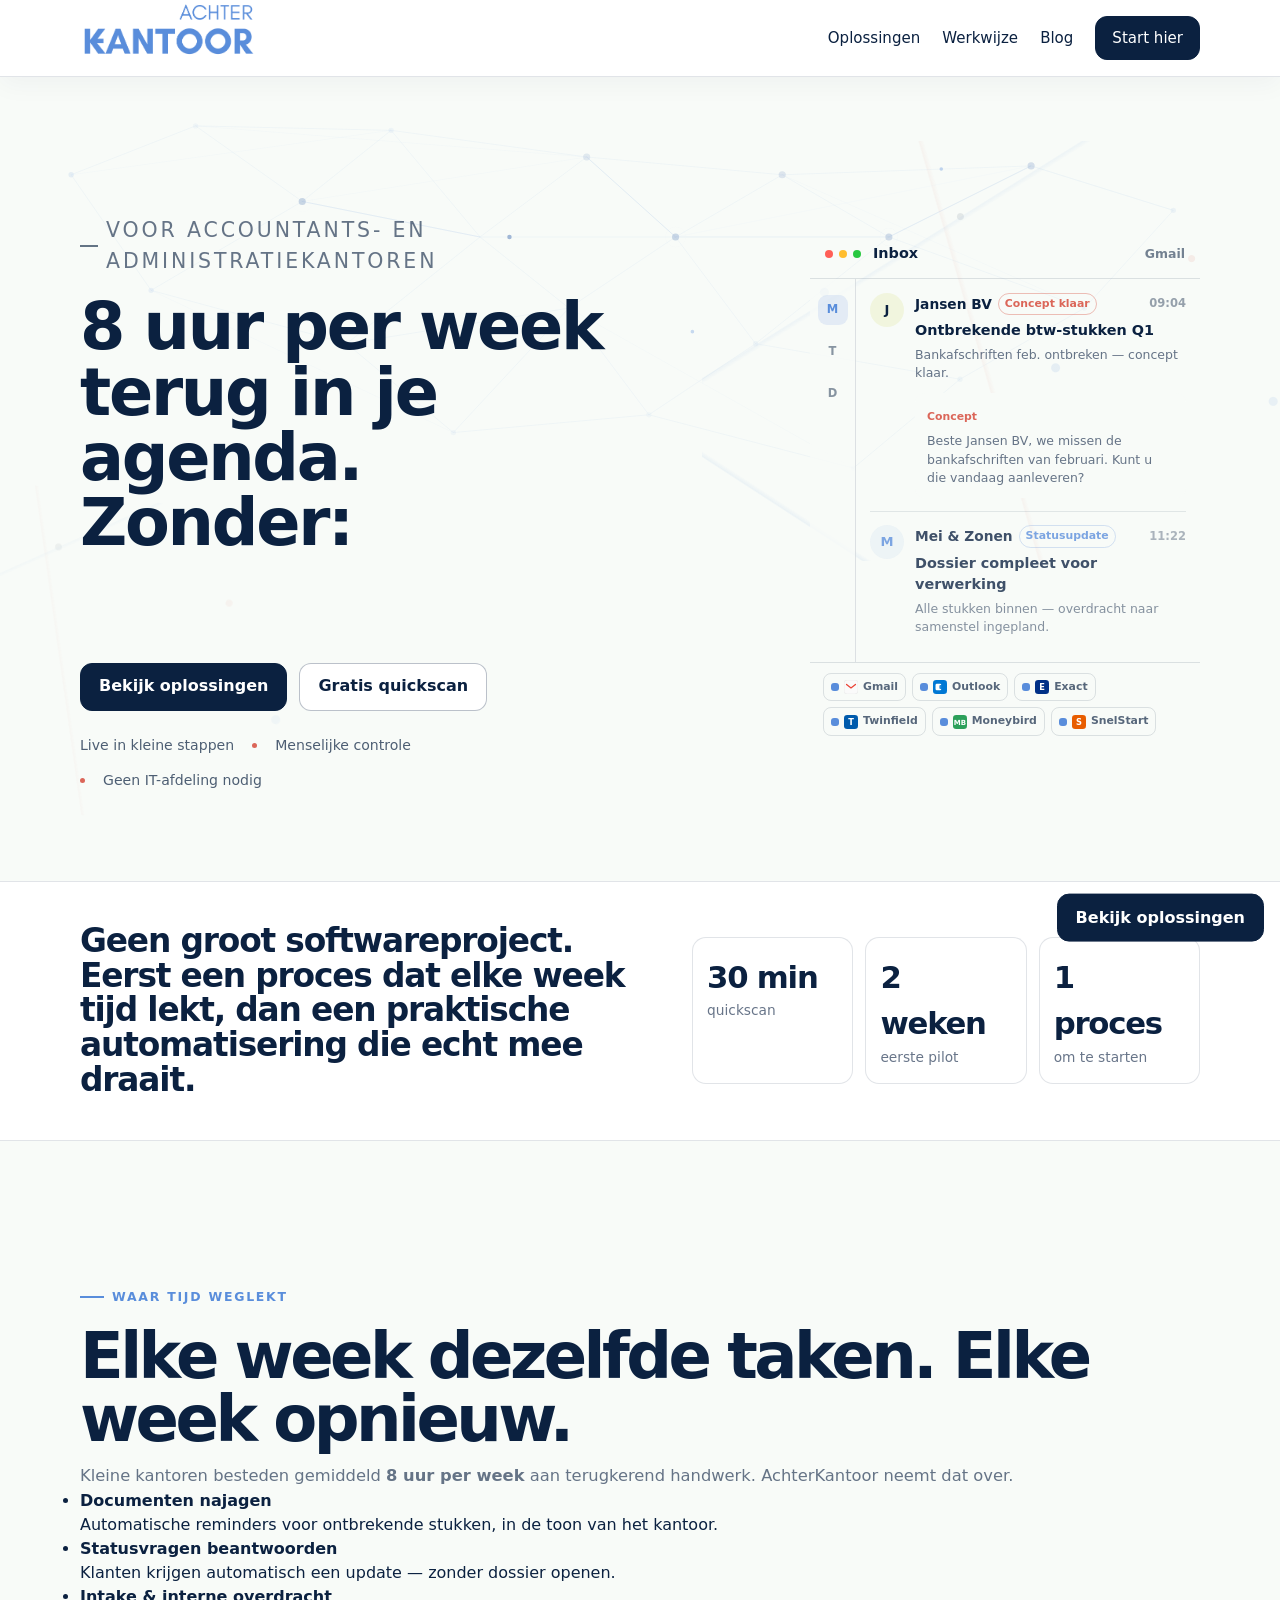
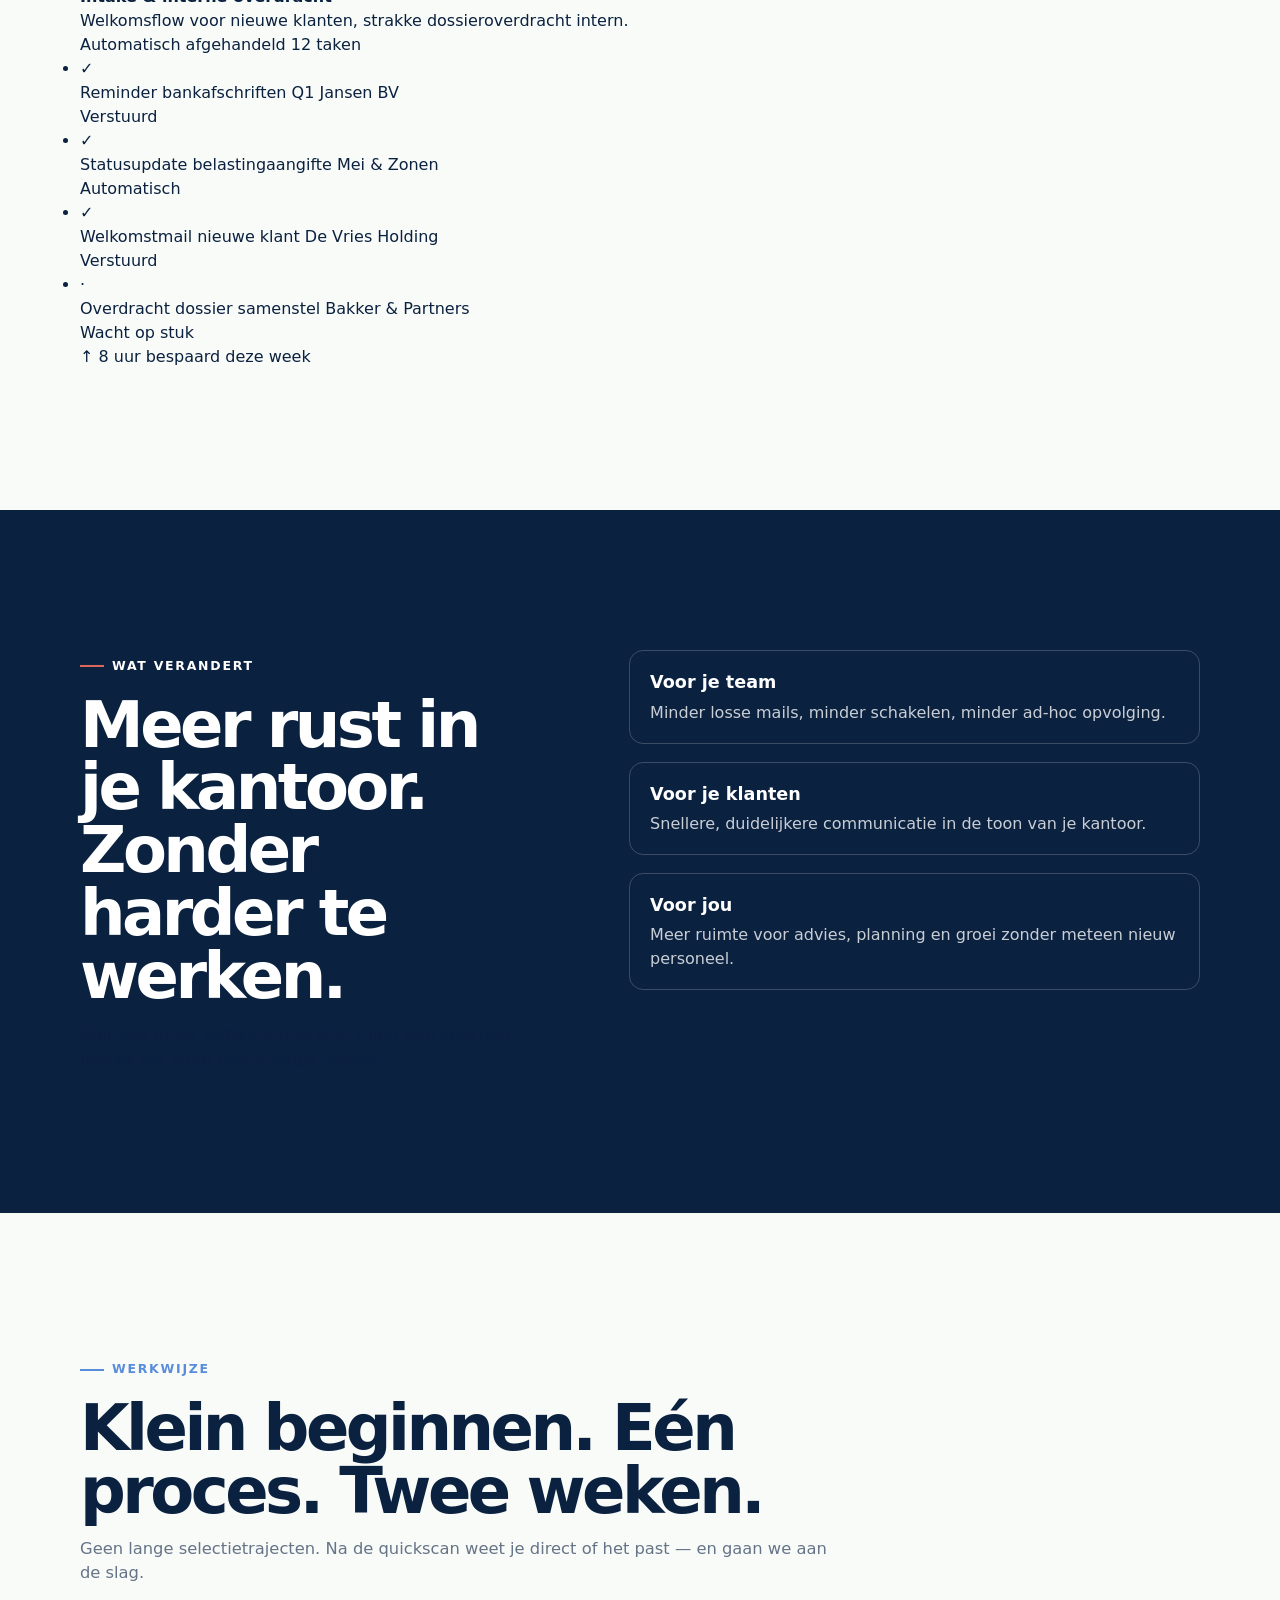
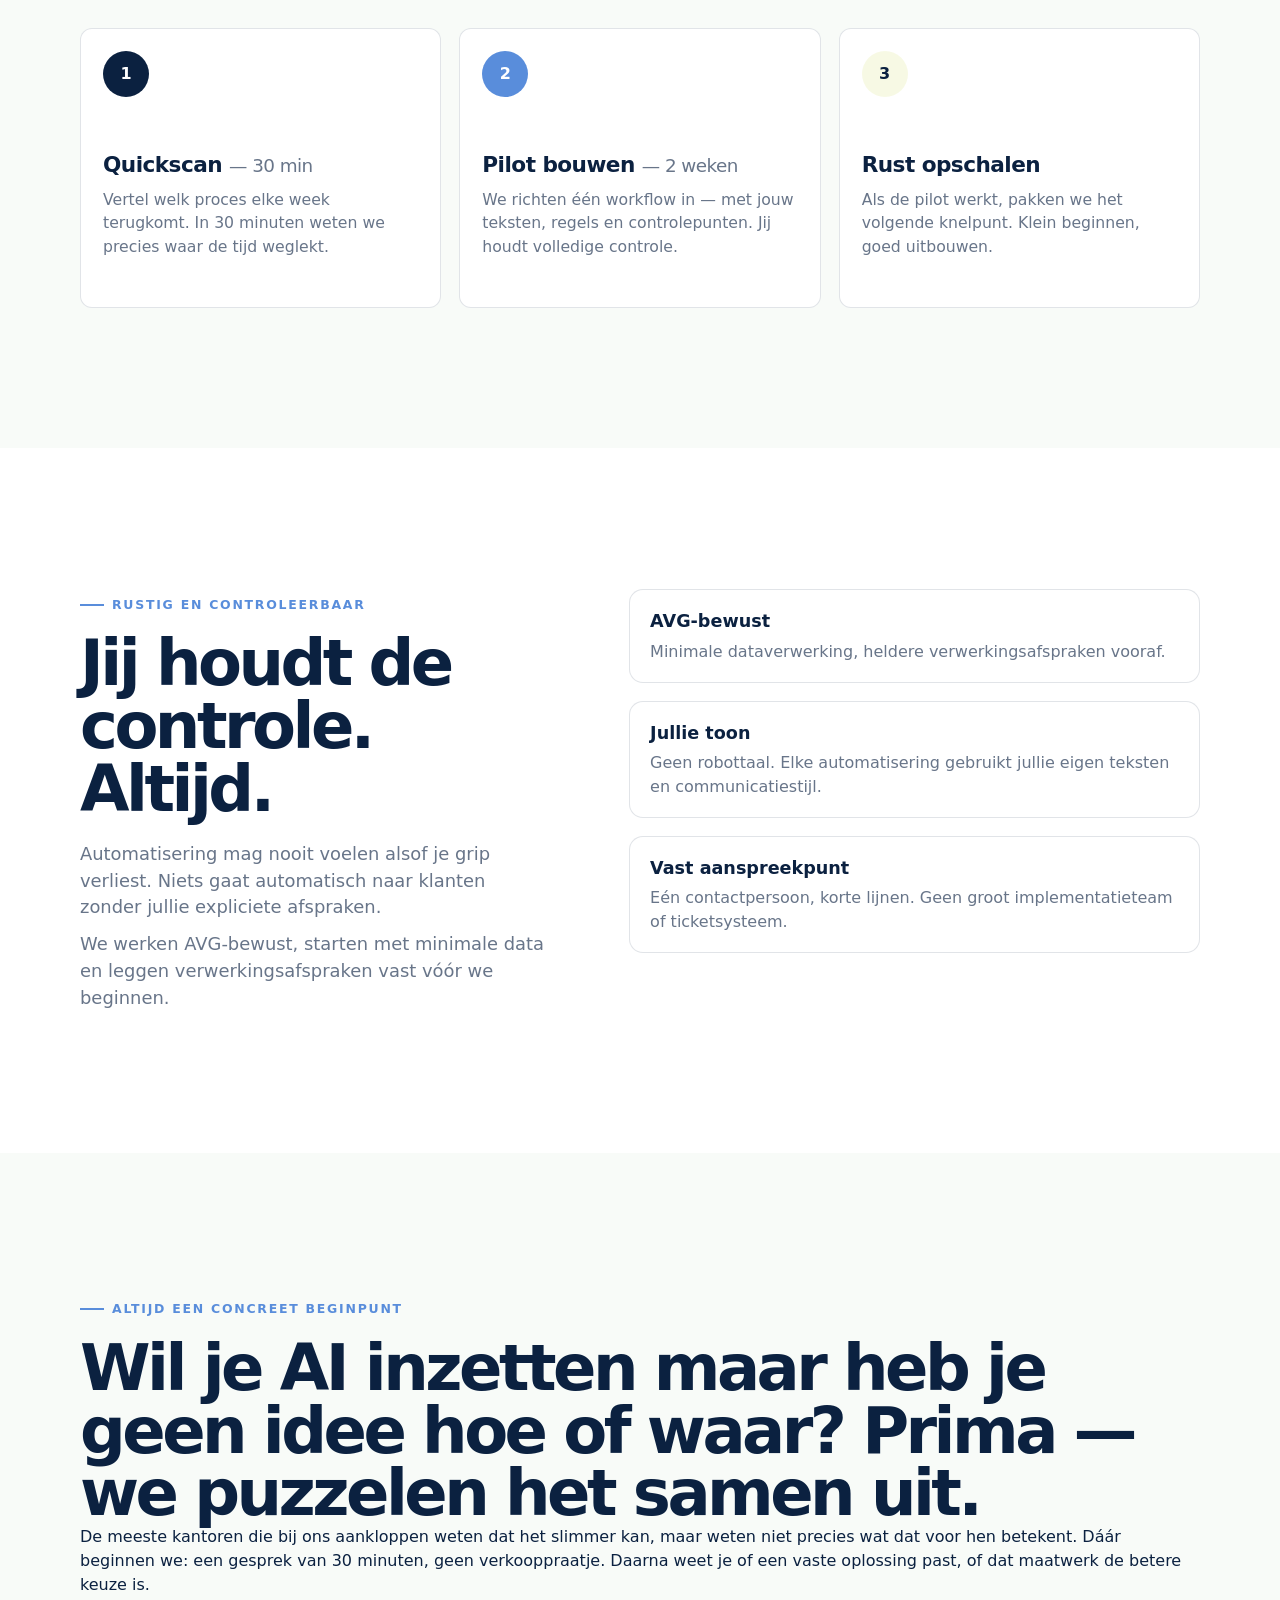
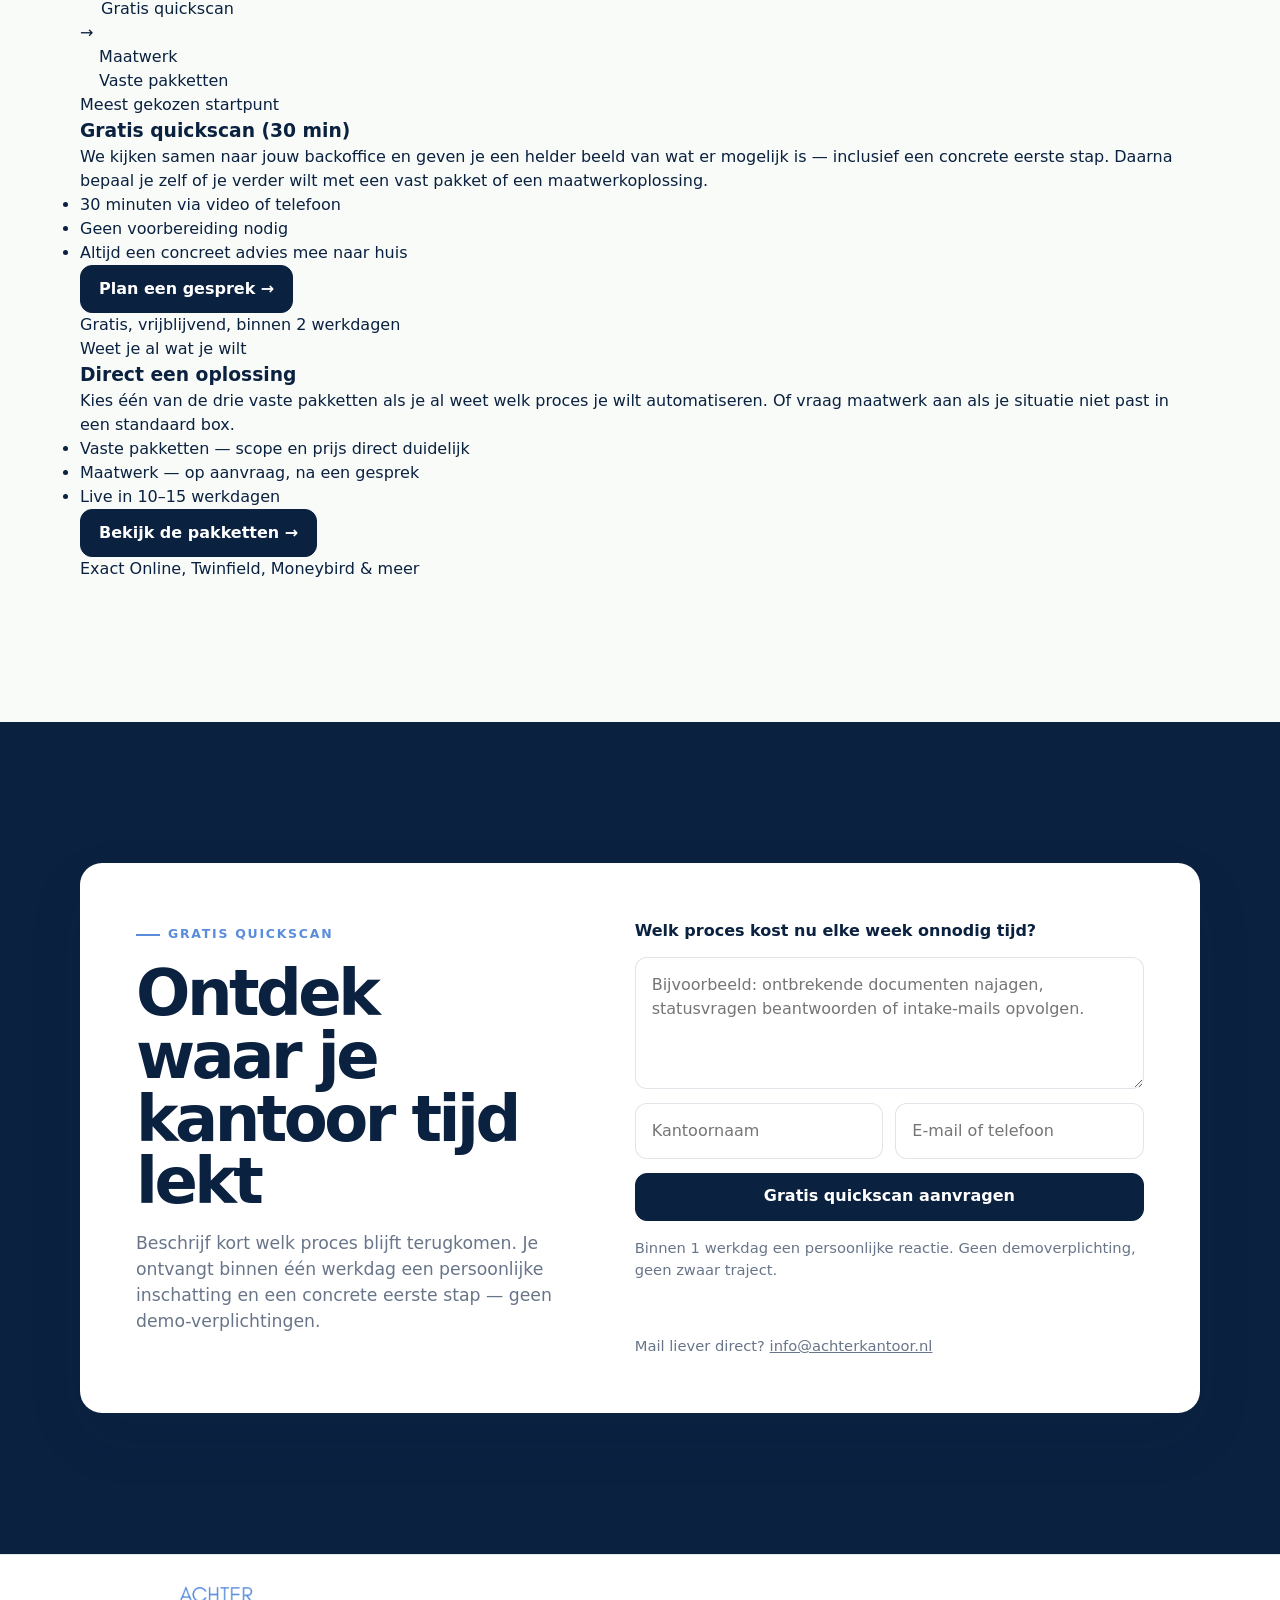
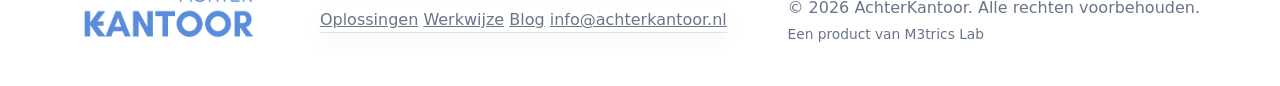
<file: index.html>
<!DOCTYPE html>
<html lang="nl">
<head>
    <meta charset="UTF-8">
    <meta name="viewport" content="width=device-width, initial-scale=1.0">
    <meta name="google-site-verification" content="KQu0bjUsAWASuNC1tGRFTzB3dk5TxmTwNNPj4azR6ak">
    <title>AchterKantoor — Backoffice-automatisering voor accountantskantoren</title>
    <meta name="description" content="AchterKantoor automatiseert backoffice-taken voor kleine accountantskantoren: documenten najagen, reminders, statusvragen en interne overdracht. Start met een gratis quickscan.">
    <meta property="og:title" content="AchterKantoor - 8 uur per week terug in je agenda">
    <meta property="og:description" content="Minder najagen, minder losse mails en meer rust in je accountantskantoor. Start met een gratis quickscan.">
    <meta property="og:type" content="website">
    <meta property="og:url" content="https://achterkantoor.nl">
    <meta property="og:image" content="https://achterkantoor.nl/og-image.png">
    <meta name="twitter:card" content="summary_large_image">
    <meta name="twitter:title" content="AchterKantoor - 8 uur per week terug in je agenda">
    <meta name="twitter:description" content="Praktische automatisering voor kleine Nederlandse accountantskantoren.">
    <meta name="twitter:image" content="https://achterkantoor.nl/og-image.png">
    <link rel="canonical" href="https://achterkantoor.nl">
    <meta http-equiv="Content-Security-Policy" content="default-src 'self'; script-src 'self' 'unsafe-inline' gc.zgo.at www.googletagmanager.com https://app.cal.com; style-src 'self' 'unsafe-inline' https://api.fontshare.com https://fonts.googleapis.com; font-src 'self' https://api.fontshare.com https://fonts.gstatic.com; img-src 'self' data: www.google-analytics.com https://app.cal.com; connect-src 'self' achterkantoor.goatcounter.com www.google-analytics.com region1.google-analytics.com https://app.cal.com; frame-src https://app.cal.com;">
    <link rel="icon" href="/favicon.svg" type="image/svg+xml">
    <link rel="preconnect" href="https://api.fontshare.com" crossorigin>
    <link rel="preconnect" href="https://fonts.googleapis.com">
    <link rel="preconnect" href="https://fonts.gstatic.com" crossorigin>
    <link href="https://api.fontshare.com/v2/css?f[]=switzer@300,400,500,600,700,800&display=swap" rel="stylesheet">
    <link href="https://fonts.googleapis.com/css2?family=JetBrains+Mono:wght@400;500&display=swap" rel="stylesheet">
    <link rel="stylesheet" href="/assets/site.css">
    <script async src="https://www.googletagmanager.com/gtag/js?id=G-J77FF15YMK"></script>
    <script>
      window.dataLayer = window.dataLayer || [];
      function gtag(){dataLayer.push(arguments);}
      gtag('js', new Date());
      gtag('config', 'G-J77FF15YMK');
    </script>
    <script type="application/ld+json">
    {
      "@context": "https://schema.org",
      "@type": "Organization",
      "@id": "https://achterkantoor.nl/#organization",
      "name": "AchterKantoor",
      "url": "https://achterkantoor.nl",
      "logo": "https://achterkantoor.nl/og-image.png",
      "description": "Praktische backoffice-automatisering voor kleine Nederlandse accountants- en administratiekantoren.",
      "areaServed": { "@type": "Country", "name": "NL" },
      "contactPoint": {
        "@type": "ContactPoint",
        "contactType": "sales",
        "email": "info@achterkantoor.nl",
        "availableLanguage": "Dutch"
      },
      "serviceType": "Backoffice automatisering voor accountants"
    }
    </script>
    <script type="application/ld+json">
    {
      "@context": "https://schema.org",
      "@type": "WebSite",
      "@id": "https://achterkantoor.nl/#website",
      "name": "AchterKantoor",
      "url": "https://achterkantoor.nl",
      "publisher": { "@id": "https://achterkantoor.nl/#organization" }
    }
    </script>
    <script type="application/ld+json">
    {
      "@context": "https://schema.org",
      "@type": "ItemList",
      "name": "AchterKantoor Automatiseringsoplossingen",
      "description": "Vaste backoffice-automatiseringen voor kleine accountantskantoren",
      "url": "https://achterkantoor.nl/oplossingen/",
      "numberOfItems": 3,
      "itemListElement": [
        { "@type": "ListItem", "position": 1, "name": "Opvolging", "description": "Automatische documentopvolging en klantreminders voor accountantskantoren", "url": "https://achterkantoor.nl/oplossingen/" },
        { "@type": "ListItem", "position": 2, "name": "Triage", "description": "Automatische inbox-triage en statusantwoorden voor accountantskantoren", "url": "https://achterkantoor.nl/oplossingen/" },
        { "@type": "ListItem", "position": 3, "name": "Overdracht", "description": "Gestructureerde interne dossieroverdracht voor accountantskantoren", "url": "https://achterkantoor.nl/oplossingen/" }
      ]
    }
    </script>
    <script type="application/ld+json">
    {
      "@context": "https://schema.org",
      "@type": "FAQPage",
      "mainEntity": [
        {
          "@type": "Question",
          "name": "Voor wie is AchterKantoor bedoeld?",
          "acceptedAnswer": {
            "@type": "Answer",
            "text": "Voor kleine Nederlandse accountants- en administratiekantoren die veel tijd verliezen aan documentverzoeken, reminders, statusvragen, intake en interne overdracht."
          }
        },
        {
          "@type": "Question",
          "name": "Moeten we meteen een groot traject starten?",
          "acceptedAnswer": {
            "@type": "Answer",
            "text": "Nee. AchterKantoor start met een compacte quickscan en daarna eventueel een kleine pilot rond een concreet proces."
          }
        },
        {
          "@type": "Question",
          "name": "Blijven wij controle houden over klantcommunicatie?",
          "acceptedAnswer": {
            "@type": "Answer",
            "text": "Ja. Jullie bepalen de regels, teksten en momenten. Niets hoeft automatisch naar klanten zonder duidelijke afspraken en controle."
          }
        }
      ]
    }
    </script>
</head>
<body>
    <nav class="site-nav" aria-label="Hoofdnavigatie">
        <div class="container nav-inner">
            <a href="/" class="logo" aria-label="AchterKantoor home">
                <img src="/branding/logo-nav-user.png" alt="AchterKantoor" class="logo-img">
            </a>
            <button class="nav-toggle" type="button" aria-label="Open navigatie" aria-expanded="false">Menu</button>
            <div class="nav-links" id="navLinks">
                <a href="/oplossingen/">Oplossingen</a>
                <a href="/wat-we-doen/">Werkwijze</a>
                <a href="/blog/">Blog</a>
                <a href="/oplossingen/" class="nav-cta">Start hier</a>
            </div>
        </div>
    </nav>

    <main>
        <header class="hero">
            <div class="neural-bg" aria-hidden="true">
              <svg class="neural-svg" xmlns="http://www.w3.org/2000/svg" viewBox="0 0 1440 560" preserveAspectRatio="none">
                <!-- faint secondary connections -->
                <g stroke="rgba(89,141,219,0.07)" stroke-width="0.8" fill="none">
                  <line x1="80" y1="110" x2="440" y2="60"/><line x1="220" y1="55" x2="660" y2="90"/>
                  <line x1="170" y1="240" x2="510" y2="400"/><line x1="640" y1="260" x2="960" y2="440"/>
                  <line x1="880" y1="110" x2="1220" y2="260"/><line x1="1160" y1="100" x2="1320" y2="150"/>
                  <line x1="340" y1="140" x2="660" y2="90"/><line x1="760" y1="180" x2="1160" y2="100"/>
                </g>
                <!-- main connection lines -->
                <g stroke="rgba(89,141,219,0.12)" stroke-width="1" fill="none">
                  <line x1="80" y1="110" x2="220" y2="55"/>
                  <line x1="80" y1="110" x2="170" y2="240"/>
                  <line x1="220" y1="55" x2="340" y2="140"/>
                  <line x1="220" y1="55" x2="440" y2="60"/>
                  <line x1="170" y1="240" x2="340" y2="140"/>
                  <line x1="170" y1="240" x2="390" y2="300"/>
                  <line x1="340" y1="140" x2="440" y2="60"/>
                  <line x1="340" y1="140" x2="540" y2="180"/>
                  <line x1="440" y1="60" x2="540" y2="180"/>
                  <line x1="440" y1="60" x2="660" y2="90"/>
                  <line x1="390" y1="300" x2="540" y2="180"/>
                  <line x1="390" y1="300" x2="510" y2="400"/>
                  <line x1="390" y1="300" x2="640" y2="260"/>
                  <line x1="540" y1="180" x2="660" y2="90"/>
                  <line x1="540" y1="180" x2="640" y2="260"/>
                  <line x1="540" y1="180" x2="760" y2="180"/>
                  <line x1="510" y1="400" x2="640" y2="260"/>
                  <line x1="510" y1="400" x2="730" y2="380"/>
                  <line x1="660" y1="90" x2="760" y2="180"/>
                  <line x1="660" y1="90" x2="880" y2="110"/>
                  <line x1="640" y1="260" x2="760" y2="180"/>
                  <line x1="640" y1="260" x2="730" y2="380"/>
                  <line x1="760" y1="180" x2="880" y2="110"/>
                  <line x1="760" y1="180" x2="850" y2="300"/>
                  <line x1="730" y1="380" x2="850" y2="300"/>
                  <line x1="730" y1="380" x2="960" y2="440"/>
                  <line x1="880" y1="110" x2="1000" y2="180"/>
                  <line x1="880" y1="110" x2="1160" y2="100"/>
                  <line x1="850" y1="300" x2="1000" y2="180"/>
                  <line x1="850" y1="300" x2="1080" y2="340"/>
                  <line x1="960" y1="440" x2="1080" y2="340"/>
                  <line x1="1000" y1="180" x2="1160" y2="100"/>
                  <line x1="1000" y1="180" x2="1220" y2="260"/>
                  <line x1="1080" y1="340" x2="1220" y2="260"/>
                  <line x1="1160" y1="100" x2="1320" y2="150"/>
                  <line x1="1220" y1="260" x2="1320" y2="150"/>
                </g>
                <!-- highlighted active connections -->
                <g stroke="rgba(89,141,219,0.22)" stroke-width="1" fill="none">
                  <line x1="340" y1="140" x2="540" y2="180"/>
                  <line x1="660" y1="90" x2="760" y2="180"/>
                  <line x1="760" y1="180" x2="1000" y2="180"/>
                  <line x1="1000" y1="180" x2="1160" y2="100"/>
                </g>
                <!-- regular nodes -->
                <g fill="rgba(89,141,219,0.35)">
                  <circle cx="80" cy="110" r="3"><animate attributeName="opacity" values="0.3;0.7;0.3" dur="4.2s" begin="0s" repeatCount="indefinite"/></circle>
                  <circle cx="220" cy="55" r="3"><animate attributeName="opacity" values="0.3;0.6;0.3" dur="3.5s" begin="-1.2s" repeatCount="indefinite"/></circle>
                  <circle cx="170" cy="240" r="3"><animate attributeName="opacity" values="0.2;0.6;0.2" dur="5.1s" begin="-0.7s" repeatCount="indefinite"/></circle>
                  <circle cx="440" cy="60" r="3"><animate attributeName="opacity" values="0.3;0.65;0.3" dur="3.8s" begin="-2.1s" repeatCount="indefinite"/></circle>
                  <circle cx="390" cy="300" r="3"><animate attributeName="opacity" values="0.2;0.55;0.2" dur="4.6s" begin="-3.3s" repeatCount="indefinite"/></circle>
                  <circle cx="510" cy="400" r="3"><animate attributeName="opacity" values="0.3;0.6;0.3" dur="3.9s" begin="-1.8s" repeatCount="indefinite"/></circle>
                  <circle cx="640" cy="260" r="3"><animate attributeName="opacity" values="0.25;0.6;0.25" dur="4.4s" begin="-0.4s" repeatCount="indefinite"/></circle>
                  <circle cx="730" cy="380" r="3"><animate attributeName="opacity" values="0.2;0.55;0.2" dur="5.3s" begin="-2.8s" repeatCount="indefinite"/></circle>
                  <circle cx="850" cy="300" r="3"><animate attributeName="opacity" values="0.3;0.6;0.3" dur="4.1s" begin="-1.5s" repeatCount="indefinite"/></circle>
                  <circle cx="960" cy="440" r="3"><animate attributeName="opacity" values="0.2;0.5;0.2" dur="4.8s" begin="-3.6s" repeatCount="indefinite"/></circle>
                  <circle cx="1080" cy="340" r="3"><animate attributeName="opacity" values="0.25;0.6;0.25" dur="3.7s" begin="-0.9s" repeatCount="indefinite"/></circle>
                  <circle cx="1220" cy="260" r="3"><animate attributeName="opacity" values="0.3;0.65;0.3" dur="4.5s" begin="-2.2s" repeatCount="indefinite"/></circle>
                  <circle cx="1320" cy="150" r="3"><animate attributeName="opacity" values="0.2;0.55;0.2" dur="5.0s" begin="-1.0s" repeatCount="indefinite"/></circle>
                </g>
                <!-- active/prominent nodes with glow ring -->
                <g>
                  <circle cx="340" cy="140" r="10" fill="none" stroke="rgba(89,141,219,0.12)" stroke-width="1"><animate attributeName="r" values="8;14;8" dur="3.2s" begin="0s" repeatCount="indefinite"/><animate attributeName="opacity" values="0.5;0;0.5" dur="3.2s" begin="0s" repeatCount="indefinite"/></circle>
                  <circle cx="340" cy="140" r="4" fill="rgba(46,93,168,0.65)"><animate attributeName="opacity" values="0.5;0.9;0.5" dur="3.2s" begin="0s" repeatCount="indefinite"/></circle>

                  <circle cx="760" cy="180" r="10" fill="none" stroke="rgba(89,141,219,0.12)" stroke-width="1"><animate attributeName="r" values="8;14;8" dur="2.8s" begin="-1.4s" repeatCount="indefinite"/><animate attributeName="opacity" values="0.5;0;0.5" dur="2.8s" begin="-1.4s" repeatCount="indefinite"/></circle>
                  <circle cx="760" cy="180" r="4" fill="rgba(46,93,168,0.65)"><animate attributeName="opacity" values="0.5;0.9;0.5" dur="2.8s" begin="-1.4s" repeatCount="indefinite"/></circle>

                  <circle cx="1000" cy="180" r="10" fill="none" stroke="rgba(89,141,219,0.12)" stroke-width="1"><animate attributeName="r" values="8;14;8" dur="3.6s" begin="-0.8s" repeatCount="indefinite"/><animate attributeName="opacity" values="0.5;0;0.5" dur="3.6s" begin="-0.8s" repeatCount="indefinite"/></circle>
                  <circle cx="1000" cy="180" r="4" fill="rgba(46,93,168,0.65)"><animate attributeName="opacity" values="0.5;0.9;0.5" dur="3.6s" begin="-0.8s" repeatCount="indefinite"/></circle>

                  <circle cx="660" cy="90" r="4" fill="rgba(46,93,168,0.55)"><animate attributeName="opacity" values="0.4;0.85;0.4" dur="4.0s" begin="-2.0s" repeatCount="indefinite"/></circle>
                  <circle cx="880" cy="110" r="4" fill="rgba(46,93,168,0.55)"><animate attributeName="opacity" values="0.4;0.8;0.4" dur="3.4s" begin="-1.7s" repeatCount="indefinite"/></circle>
                  <circle cx="1160" cy="100" r="4" fill="rgba(46,93,168,0.55)"><animate attributeName="opacity" values="0.4;0.85;0.4" dur="3.9s" begin="-0.5s" repeatCount="indefinite"/></circle>
                </g>
                <!-- signal travelers -->
                <circle r="2.5" fill="rgba(46,93,168,0.9)">
                  <animateMotion dur="5.5s" begin="0s" repeatCount="indefinite" path="M 80,110 L 340,140 L 540,180 L 760,180 L 1000,180 L 1320,150"/>
                </circle>
                <circle r="2" fill="rgba(89,141,219,0.75)">
                  <animateMotion dur="6.2s" begin="-2.5s" repeatCount="indefinite" path="M 220,55 L 440,60 L 660,90 L 880,110 L 1160,100 L 1320,150"/>
                </circle>
                <circle r="2" fill="rgba(89,141,219,0.65)">
                  <animateMotion dur="7.0s" begin="-1.8s" repeatCount="indefinite" path="M 170,240 L 390,300 L 640,260 L 850,300 L 1080,340 L 1220,260"/>
                </circle>
              </svg>
            </div>
            <div class="container hero-grid">
                <div class="hero-copy reveal">
                    <p class="eyebrow">Voor accountants- en administratiekantoren</p>
                    <h1>
                        8 uur per week terug in je agenda.
                        <span class="headline-switch" aria-label="Zonder extra personeel, technische kennis, langdurende setup of generieke AI teksten">
                            <span>Zonder:</span>
                            <span class="rotating-words" aria-hidden="true">
                                <span>extra personeel</span>
                                <span>technische kennis</span>
                                <span>langdurende setup</span>
                                <span>generieke AI teksten</span>
                            </span>
                        </span>
                    </h1>
                    <!-- <p class="hero-lead">AchterKantoor neemt het terugkerende opvolgwerk uit je kantoorproces: documenten najagen, reminders sturen, statusvragen beantwoorden en overdrachten strak houden.</p> -->
                    <div class="hero-actions">
                        <a href="/oplossingen/" class="btn">Bekijk oplossingen</a>
                        <a href="#contact" class="btn btn-secondary">Gratis quickscan</a>
                    </div>
                    <div class="hero-proof" aria-label="Belangrijkste voordelen">
                        <span>Live in kleine stappen</span>
                        <span>Menselijke controle</span>
                        <span>Geen IT-afdeling nodig</span>
                    </div>
                </div>

                <div class="mail-panel reveal" aria-label="Voorbeeld van inbox automatisering">
                    <div class="mail-window-top">
                        <div class="window-dots" aria-hidden="true"><span></span><span></span><span></span></div>
                        <strong>Inbox</strong>
                        <span class="mail-client">Gmail</span>
                    </div>
                    <div class="mail-window-body">
                        <aside class="mail-sidebar" aria-hidden="true">
                            <span class="mail-tool active">M</span>
                            <span class="mail-tool">T</span>
                            <span class="mail-tool">D</span>
                        </aside>
                        <div class="mail-thread">
                            <article class="mail-message active">
                                <span class="mail-avatar">J</span>
                                <div class="mail-content">
                                    <div class="mail-row">
                                        <strong>Jansen BV</strong>
                                        <span class="mail-label">Concept klaar</span>
                                        <time>09:04</time>
                                    </div>
                                    <h3>Ontbrekende btw-stukken Q1</h3>
                                    <p>Bankafschriften feb. ontbreken — concept klaar.</p>
                                    <div class="draft-preview">
                                        <span>Concept</span>
                                        <p>Beste Jansen BV, we missen de bankafschriften van februari. Kunt u die vandaag aanleveren?</p>
                                    </div>
                                </div>
                            </article>
                            <article class="mail-message muted">
                                <span class="mail-avatar soft">M</span>
                                <div class="mail-content">
                                    <div class="mail-row">
                                        <strong>Mei &amp; Zonen</strong>
                                        <span class="mail-label soft">Statusupdate</span>
                                        <time>11:22</time>
                                    </div>
                                    <h3>Dossier compleet voor verwerking</h3>
                                    <p>Alle stukken binnen — overdracht naar samenstel ingepland.</p>
                                </div>
                            </article>
                        </div>
                    </div>
                    <div class="tool-strip" aria-label="Voorbeelden van tools rondom het proces">
                        <span class="tool-badge"><svg width="14" height="14" viewBox="0 0 22 22" fill="none"><rect width="22" height="22" rx="5" fill="#FAFAFA" stroke="#E8E8E8" stroke-width="1"/><path d="M4 7l7 5.5L18 7" fill="none" stroke="#EA4335" stroke-width="2" stroke-linecap="round"/></svg>Gmail</span>
                        <span class="tool-badge"><svg width="14" height="14" viewBox="0 0 22 22" fill="none"><rect width="22" height="22" rx="5" fill="#0078D4"/><rect x="4" y="6" width="9" height="10" rx="2" fill="white"/><rect x="10" y="8" width="8" height="6" rx="1.5" fill="#0078D4" opacity="0.85"/></svg>Outlook</span>
                        <span class="tool-badge"><svg width="14" height="14" viewBox="0 0 22 22" fill="none"><rect width="22" height="22" rx="5" fill="#003087"/><text x="11" y="16" text-anchor="middle" fill="white" font-size="13" font-weight="800" font-family="system-ui,sans-serif">E</text></svg>Exact</span>
                        <span class="tool-badge"><svg width="14" height="14" viewBox="0 0 22 22" fill="none"><rect width="22" height="22" rx="5" fill="#005BAC"/><text x="11" y="16" text-anchor="middle" fill="white" font-size="13" font-weight="800" font-family="system-ui,sans-serif">T</text></svg>Twinfield</span>
                        <span class="tool-badge"><svg width="14" height="14" viewBox="0 0 22 22" fill="none"><rect width="22" height="22" rx="5" fill="#2CA05A"/><text x="11" y="16" text-anchor="middle" fill="white" font-size="11" font-weight="800" font-family="system-ui,sans-serif">MB</text></svg>Moneybird</span>
                        <span class="tool-badge"><svg width="14" height="14" viewBox="0 0 22 22" fill="none"><rect width="22" height="22" rx="5" fill="#E85D00"/><text x="11" y="16" text-anchor="middle" fill="white" font-size="13" font-weight="800" font-family="system-ui,sans-serif">S</text></svg>SnelStart</span>
                    </div>
                </div>
            </div>
        </header>

        <section class="intro-band" aria-label="Kernbelofte">
            <div class="container intro-grid">
                <p class="intro-statement reveal">Geen groot softwareproject. Eerst een proces dat elke week tijd lekt, dan een praktische automatisering die echt mee draait.</p>
                <div class="mini-metrics reveal">
                    <div><strong>30 min</strong><span>quickscan</span></div>
                    <div><strong>2 weken</strong><span>eerste pilot</span></div>
                    <div><strong>1 proces</strong><span>om te starten</span></div>
                </div>
            </div>
        </section>

        <section id="voorbeelden" class="section">
            <div class="container">
                <div class="features-split">
                    <div class="features-copy reveal">
                        <p class="eyebrow">Waar tijd weglekt</p>
                        <h2>Elke week dezelfde taken. Elke week opnieuw.</h2>
                        <p class="section-lead">Kleine kantoren besteden gemiddeld <strong>8 uur per week</strong> aan terugkerend handwerk. AchterKantoor neemt dat over.</p>
                        <ul class="feature-list">
                            <li>
                                <span class="feature-dot"></span>
                                <div>
                                    <strong>Documenten najagen</strong>
                                    <p>Automatische reminders voor ontbrekende stukken, in de toon van het kantoor.</p>
                                </div>
                            </li>
                            <li>
                                <span class="feature-dot"></span>
                                <div>
                                    <strong>Statusvragen beantwoorden</strong>
                                    <p>Klanten krijgen automatisch een update — zonder dossier openen.</p>
                                </div>
                            </li>
                            <li>
                                <span class="feature-dot"></span>
                                <div>
                                    <strong>Intake &amp; interne overdracht</strong>
                                    <p>Welkomsflow voor nieuwe klanten, strakke dossieroverdracht intern.</p>
                                </div>
                            </li>
                        </ul>
                    </div>
                    <div class="features-visual reveal" aria-hidden="true">
                        <div class="task-board">
                            <div class="task-board-header">
                                <span class="task-board-title">Automatisch afgehandeld</span>
                                <span class="task-count-badge">12 taken</span>
                            </div>
                            <ul class="task-list-ui">
                                <li class="task-item">
                                    <span class="task-check done">✓</span>
                                    <div class="task-info">
                                        <span>Reminder bankafschriften Q1</span>
                                        <span class="task-client">Jansen BV</span>
                                    </div>
                                    <span class="task-pill sent">Verstuurd</span>
                                </li>
                                <li class="task-item">
                                    <span class="task-check done">✓</span>
                                    <div class="task-info">
                                        <span>Statusupdate belastingaangifte</span>
                                        <span class="task-client">Mei &amp; Zonen</span>
                                    </div>
                                    <span class="task-pill auto">Automatisch</span>
                                </li>
                                <li class="task-item">
                                    <span class="task-check done">✓</span>
                                    <div class="task-info">
                                        <span>Welkomstmail nieuwe klant</span>
                                        <span class="task-client">De Vries Holding</span>
                                    </div>
                                    <span class="task-pill sent">Verstuurd</span>
                                </li>
                                <li class="task-item muted">
                                    <span class="task-check wait">·</span>
                                    <div class="task-info">
                                        <span>Overdracht dossier samenstel</span>
                                        <span class="task-client">Bakker &amp; Partners</span>
                                    </div>
                                    <span class="task-pill wait">Wacht op stuk</span>
                                </li>
                            </ul>
                            <div class="task-board-footer">
                                <span class="task-saving">↑ 8 uur bespaard deze week</span>
                            </div>
                        </div>
                    </div>
                </div>
            </div>
        </section>

        <section class="section section-accent">
            <div class="container split-feature">
                <div class="reveal">
                    <p class="eyebrow">Wat verandert</p>
                    <h2>Meer rust in je kantoor. Zonder harder te werken.</h2>
                    <p class="section-lead" style="margin-top:16px">Niet één grote software-migratie, maar één concreet proces dat stopt met energie lekken.</p>
                </div>
                <div class="outcome-list reveal">
                    <div>
                        <strong>Voor je team</strong>
                        <p>Minder losse mails, minder schakelen, minder ad-hoc opvolging.</p>
                    </div>
                    <div>
                        <strong>Voor je klanten</strong>
                        <p>Snellere, duidelijkere communicatie in de toon van je kantoor.</p>
                    </div>
                    <div>
                        <strong>Voor jou</strong>
                        <p>Meer ruimte voor advies, planning en groei zonder meteen nieuw personeel.</p>
                    </div>
                </div>
            </div>
        </section>

        <section id="werkwijze" class="section">
            <div class="container">
                <div class="section-heading reveal">
                    <p class="eyebrow">Werkwijze</p>
                    <h2>Klein beginnen. Eén proces. Twee weken.</h2>
                    <p class="section-lead">Geen lange selectietrajecten. Na de quickscan weet je direct of het past — en gaan we aan de slag.</p>
                </div>
                <div class="steps-grid">
                    <article class="step-card reveal">
                        <span>1</span>
                        <h3>Quickscan <em style="font-style:normal;color:var(--muted);font-size:0.85em;font-weight:500">— 30 min</em></h3>
                        <p>Vertel welk proces elke week terugkomt. In 30 minuten weten we precies waar de tijd weglekt.</p>
                    </article>
                    <article class="step-card reveal">
                        <span>2</span>
                        <h3>Pilot bouwen <em style="font-style:normal;color:var(--muted);font-size:0.85em;font-weight:500">— 2 weken</em></h3>
                        <p>We richten één workflow in — met jouw teksten, regels en controlepunten. Jij houdt volledige controle.</p>
                    </article>
                    <article class="step-card reveal">
                        <span>3</span>
                        <h3>Rust opschalen</h3>
                        <p>Als de pilot werkt, pakken we het volgende knelpunt. Klein beginnen, goed uitbouwen.</p>
                    </article>
                </div>
            </div>
        </section>

        <section class="section trust-section">
            <div class="container trust-grid">
                <div class="trust-copy reveal">
                    <p class="eyebrow">Rustig en controleerbaar</p>
                    <h2>Jij houdt de controle. Altijd.</h2>
                    <p>Automatisering mag nooit voelen alsof je grip verliest. Niets gaat automatisch naar klanten zonder jullie expliciete afspraken.</p>
                    <p style="margin-top:10px">We werken AVG-bewust, starten met minimale data en leggen verwerkingsafspraken vast vóór we beginnen.</p>
                </div>
                <div class="trust-list reveal">
                    <div><strong>AVG-bewust</strong><span>Minimale dataverwerking, heldere verwerkingsafspraken vooraf.</span></div>
                    <div><strong>Jullie toon</strong><span>Geen robottaal. Elke automatisering gebruikt jullie eigen teksten en communicatiestijl.</span></div>
                    <div><strong>Vast aanspreekpunt</strong><span>Eén contactpersoon, korte lijnen. Geen groot implementatieteam of ticketsysteem.</span></div>
                </div>
            </div>
        </section>

        <section class="section section-paths">
            <div class="container">
                <div class="paths-intro reveal">
                    <p class="eyebrow">Altijd een concreet beginpunt</p>
                    <h2>Wil je AI inzetten maar heb je geen idee hoe of waar? Prima — we puzzelen het samen uit.</h2>
                    <p class="paths-intro-sub">De meeste kantoren die bij ons aankloppen weten dat het slimmer kan, maar weten niet precies wat dat voor hen betekent. Dáár beginnen we: een gesprek van 30 minuten, geen verkooppraatje. Daarna weet je of een vaste oplossing past, of dat maatwerk de betere keuze is.</p>
                    <div class="path-flow" aria-hidden="true">
                        <div class="path-flow-node path-flow-start">
                            <svg width="16" height="16" viewBox="0 0 16 16" fill="none"><circle cx="8" cy="8" r="7" stroke="var(--signal-deep)" stroke-width="1.5"/><circle cx="8" cy="8" r="3" fill="var(--signal-deep)"/></svg>
                            Gratis quickscan
                        </div>
                        <div class="path-flow-arrow">→</div>
                        <div class="path-flow-branches">
                            <div class="path-flow-branch path-flow-branch-a">
                                <svg width="14" height="14" viewBox="0 0 16 16" fill="none"><rect x="2" y="2" width="12" height="12" rx="3" fill="var(--signal-deep)" opacity="0.15"/><path d="M5 8h6M8 5v6" stroke="var(--signal-deep)" stroke-width="1.5" stroke-linecap="round"/></svg>
                                Maatwerk
                            </div>
                            <div class="path-flow-branch path-flow-branch-b">
                                <svg width="14" height="14" viewBox="0 0 16 16" fill="none"><rect x="2" y="2" width="12" height="12" rx="3" fill="var(--ink)" opacity="0.08"/><path d="M4 6h8M4 10h5" stroke="var(--ink)" stroke-width="1.5" stroke-linecap="round"/></svg>
                                Vaste pakketten
                            </div>
                        </div>
                    </div>
                </div>
                <div class="paths-grid">
                    <div class="path-card reveal">
                        <div class="path-tag">Meest gekozen startpunt</div>
                        <h3>Gratis quickscan (30 min)</h3>
                        <p>We kijken samen naar jouw backoffice en geven je een helder beeld van wat er mogelijk is — inclusief een concrete eerste stap. Daarna bepaal je zelf of je verder wilt met een vast pakket of een maatwerkoplossing.</p>
                        <ul class="path-points">
                            <li>30 minuten via video of telefoon</li>
                            <li>Geen voorbereiding nodig</li>
                            <li>Altijd een concreet advies mee naar huis</li>
                        </ul>
                        <a href="https://cal.com/achterkantoor-app/30min" class="btn" data-cal-link="achterkantoor-app/30min" data-cal-namespace="30min" data-cal-config='{"layout":"month_view","useSlotsViewOnSmallScreen":"true"}'>Plan een gesprek →</a>
                        <p class="path-note">Gratis, vrijblijvend, binnen 2 werkdagen</p>
                    </div>
                    <div class="path-card path-card-alt reveal">
                        <div class="path-tag path-tag-alt">Weet je al wat je wilt</div>
                        <h3>Direct een oplossing</h3>
                        <p>Kies één van de drie vaste pakketten als je al weet welk proces je wilt automatiseren. Of vraag maatwerk aan als je situatie niet past in een standaard box.</p>
                        <ul class="path-points">
                            <li>Vaste pakketten — scope en prijs direct duidelijk</li>
                            <li>Maatwerk — op aanvraag, na een gesprek</li>
                            <li>Live in 10–15 werkdagen</li>
                        </ul>
                        <a href="/oplossingen/" class="btn">Bekijk de pakketten →</a>
                        <p class="path-note">Exact Online, Twinfield, Moneybird &amp; meer</p>
                    </div>
                </div>
            </div>
        </section>

        <section id="contact" class="section contact-section">
            <div class="container contact-card reveal">
                <div class="contact-copy">
                    <p class="eyebrow">Gratis quickscan</p>
                    <h2>Ontdek waar je kantoor tijd lekt</h2>
                    <p>Beschrijf kort welk proces blijft terugkomen. Je ontvangt binnen één werkdag een persoonlijke inschatting en een concrete eerste stap — geen demo-verplichtingen.</p>
                </div>

                <form class="signup-form" id="ideaBoxForm" novalidate>
                    <div class="scan-form-fields" id="ideaFormFields">
                        <label for="ideaText">Welk proces kost nu elke week onnodig tijd?</label>
                        <textarea name="idea" id="ideaText" placeholder="Bijvoorbeeld: ontbrekende documenten najagen, statusvragen beantwoorden of intake-mails opvolgen." rows="4"></textarea>
                        <div class="signup-form-row">
                            <input type="text" name="company" id="ideaCompany" placeholder="Kantoornaam" autocomplete="organization" required>
                            <input type="text" name="contact" id="ideaContact" placeholder="E-mail of telefoon" autocomplete="email tel" required>
                        </div>
                        <button type="submit" class="btn">Gratis quickscan aanvragen</button>
                    </div>

                    <div class="scan-confirmation" id="ideaConfirmation" hidden>
                        <h3>Aanvraag ontvangen</h3>
                        <p>We bekijken je aanvraag handmatig en sturen meestal binnen 1 werkdag een compacte eerste inschatting.</p>
                    </div>

                    <p class="form-note">Binnen 1 werkdag een persoonlijke reactie. Geen demoverplichting, geen zwaar traject.</p>
                    <div class="form-status" id="ideaStatus" aria-live="polite"></div>
                    <p class="form-note">Mail liever direct? <a href="mailto:info@achterkantoor.nl">info@achterkantoor.nl</a></p>
                </form>
            </div>
        </section>
    </main>

    <div class="sticky-cta" id="stickyCta">
        <a href="/oplossingen/" class="btn">Bekijk oplossingen</a>
    </div>

    <footer>
        <div class="container footer-inner">
            <a href="/" class="logo">
                <img src="/branding/logo-nav-user.png" alt="AchterKantoor" class="logo-img">
            </a>
            <nav class="footer-links" aria-label="Footernavigatie">
                <a href="/oplossingen/">Oplossingen</a>
                <a href="/wat-we-doen/">Werkwijze</a>
                <a href="/blog/">Blog</a>
                <a href="mailto:info@achterkantoor.nl">info@achterkantoor.nl</a>
            </nav>
            <div>
                <p>&copy; 2026 AchterKantoor. Alle rechten voorbehouden.</p>
                <p class="powered-by">Een product van M3trics Lab</p>
            </div>
        </div>
    </footer>

    <script>
    (function () {
        var toggle = document.querySelector('.nav-toggle');
        var links = document.getElementById('navLinks');
        if (!toggle || !links) return;
        toggle.addEventListener('click', function () {
            var open = document.body.classList.toggle('menu-open');
            toggle.setAttribute('aria-expanded', String(open));
        });
        links.querySelectorAll('a').forEach(function (link) {
            link.addEventListener('click', function () {
                document.body.classList.remove('menu-open');
                toggle.setAttribute('aria-expanded', 'false');
            });
        });
    })();

    (function () {
        var targets = document.querySelectorAll('.reveal');
        if (!('IntersectionObserver' in window)) {
            targets.forEach(function (el) { el.classList.add('visible'); });
            return;
        }
        var observer = new IntersectionObserver(function (entries) {
            entries.forEach(function (entry) {
                if (entry.isIntersecting) {
                    entry.target.classList.add('visible');
                    observer.unobserve(entry.target);
                }
            });
        }, { threshold: 0.12, rootMargin: '0px 0px -32px 0px' });
        targets.forEach(function (el) { observer.observe(el); });
    })();

    (function () {
        var sticky = document.getElementById('stickyCta');
        var hero = document.querySelector('.hero');
        if (!sticky || !hero || !('IntersectionObserver' in window)) return;
        var obs = new IntersectionObserver(function (entries) {
            entries.forEach(function (entry) {
                sticky.classList.toggle('visible', !entry.isIntersecting);
            });
        }, { threshold: 0 });
        obs.observe(hero);
    })();

    document.querySelectorAll('a[href^="#"]').forEach(function (a) {
        a.addEventListener('click', function (e) {
            var target = document.querySelector(a.getAttribute('href'));
            if (target) {
                e.preventDefault();
                target.scrollIntoView({ behavior: 'smooth', block: 'start' });
            }
        });
    });

    (function () {
        var form = document.getElementById('ideaBoxForm');
        var status = document.getElementById('ideaStatus');
        var confirmation = document.getElementById('ideaConfirmation');
        var formFields = document.getElementById('ideaFormFields');
        if (!form || !status) return;

        form.addEventListener('submit', async function (e) {
            e.preventDefault();
            status.textContent = '';
            status.className = 'form-status';
            var idea = (document.getElementById('ideaText').value || '').trim();
            var company = (document.getElementById('ideaCompany').value || '').trim();
            var contact = (document.getElementById('ideaContact').value || '').trim();
            if (!company || !contact) {
                status.textContent = 'Vul je kantoornaam en e-mail of telefoon in.';
                status.classList.add('error');
                return;
            }
            try {
                var params = new URLSearchParams(window.location.search);
                var source = params.get('utm_source') || params.get('source') || 'homepage-quickscan';
                var medium = params.get('utm_medium') || '';
                var campaign = params.get('utm_campaign') || '';
                var payload = {
                    mode: 'scan',
                    inputType: 'text',
                    idea: idea,
                    company: company,
                    contact: contact,
                    source: source,
                    medium: medium,
                    campaign: campaign
                };
                var response = await fetch('/api/email-signup', {
                    method: 'POST',
                    headers: { 'Content-Type': 'application/json' },
                    body: JSON.stringify(payload)
                });
                var data = await response.json().catch(function () { return {}; });
                if (!response.ok) throw new Error(data.error || 'Opslaan mislukt.');
                form.reset();
                if (formFields) formFields.hidden = true;
                if (confirmation) confirmation.hidden = false;
                status.textContent = 'Je aanvraag is goed binnengekomen.';
                status.classList.add('success');
            } catch (err) {
                status.textContent = err.message || 'Er ging iets mis. Probeer het nog eens.';
                status.classList.add('error');
            }
        });
    })();
    </script>

    <script data-goatcounter="https://achterkantoor.goatcounter.com/count" async src="//gc.zgo.at/count.js"></script>
<!-- Cal element-click embed code begins -->
<script type="text/javascript">
  (function (C, A, L) { let p = function (a, ar) { a.q.push(ar); }; let d = C.document; C.Cal = C.Cal || function () { let cal = C.Cal; let ar = arguments; if (!cal.loaded) { cal.ns = {}; cal.q = cal.q || []; d.head.appendChild(d.createElement("script")).src = A; cal.loaded = true; } if (ar[0] === L) { const api = function () { p(api, arguments); }; const namespace = ar[1]; api.q = api.q || []; if(typeof namespace === "string"){cal.ns[namespace] = cal.ns[namespace] || api;p(cal.ns[namespace], ar);p(cal, ["initNamespace", namespace]);} else p(cal, ar); return;} p(cal, ar); }; })(window, "https://app.cal.com/embed/embed.js", "init");
  Cal("init", "30min", {origin:"https://app.cal.com"});
  Cal.ns["30min"]("ui", {"cssVarsPerTheme":{"light":{"cal-brand":"#1e1e1e"},"dark":{"cal-brand":"#598DDB"}},"hideEventTypeDetails":false,"layout":"month_view"});
</script>
<!-- Cal element-click embed code ends -->
</body>
</html>
</file>
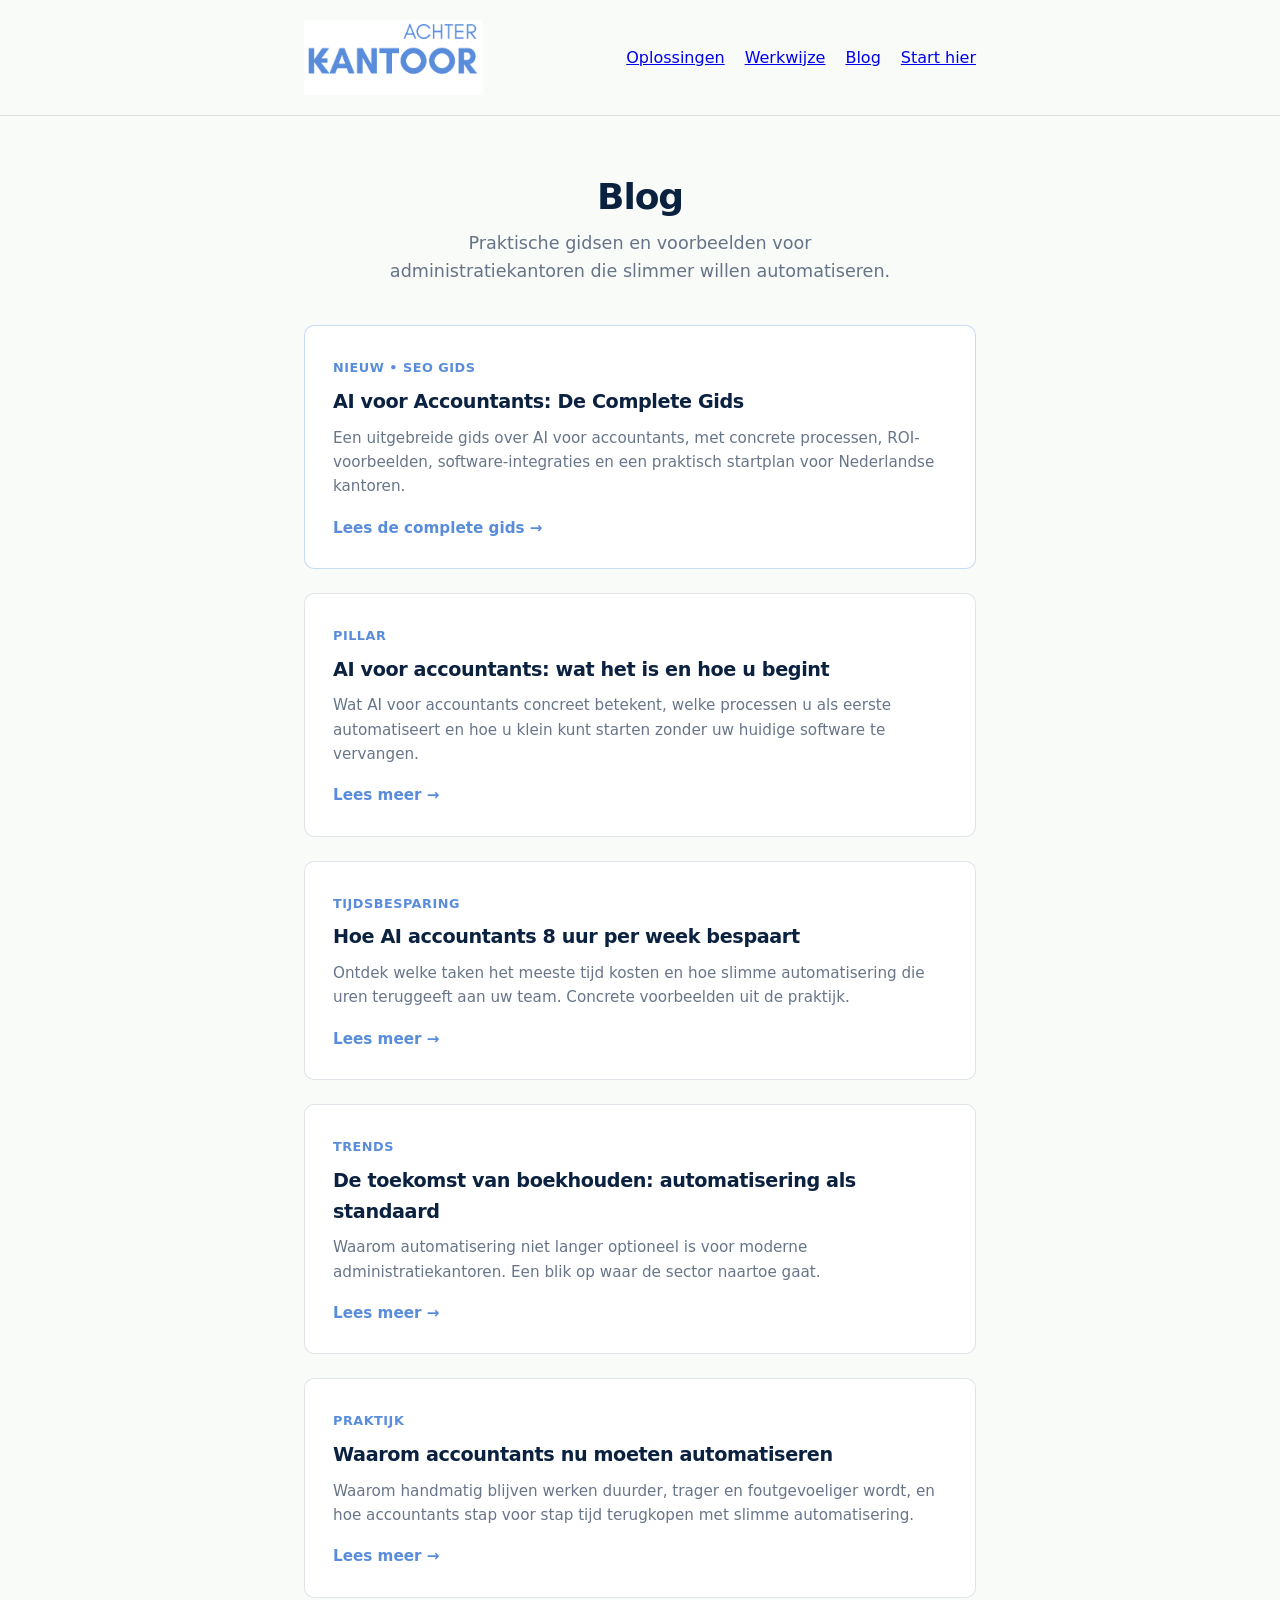
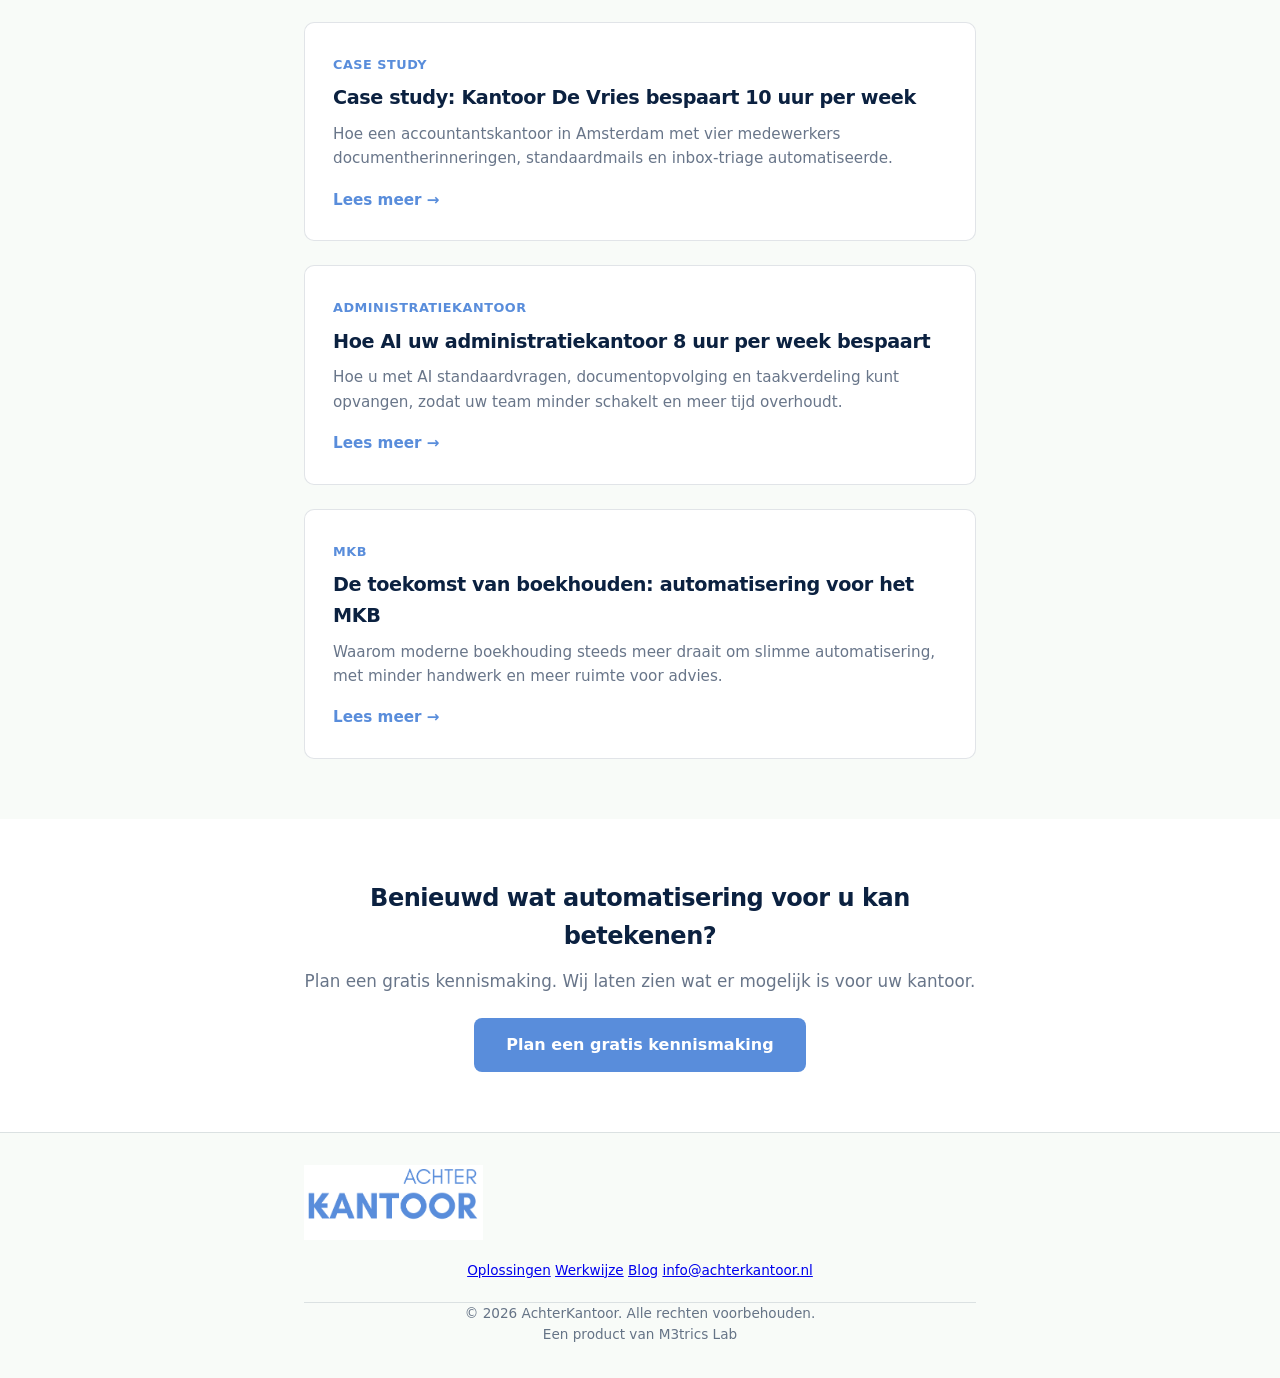
<file: blog/index.html>
<!DOCTYPE html>
<html lang="nl">
<head>
    <meta charset="UTF-8">
    <meta name="viewport" content="width=device-width, initial-scale=1.0">
    <title>Blog — AchterKantoor</title>
    <meta name="description" content="Praktische inzichten over AI-automatisering voor accountants. Tips, case studies en trends om uw kantoor slimmer te maken. Ontdek hoe u uren bespaart.">
    <meta property="og:title" content="Blog — AchterKantoor">
    <meta property="og:description" content="Praktische inzichten over AI-automatisering voor accountants en administratiekantoren.">
    <meta property="og:type" content="website">
    <meta property="og:url" content="https://achterkantoor.nl/blog/">
    <meta property="og:image" content="https://achterkantoor.nl/og-image.png">
    <meta name="twitter:card" content="summary_large_image">
    <link rel="canonical" href="https://achterkantoor.nl/blog/">
    <meta http-equiv="Content-Security-Policy" content="default-src 'self'; script-src 'self' 'unsafe-inline' gc.zgo.at www.googletagmanager.com https://app.cal.com; style-src 'self' 'unsafe-inline'; img-src 'self' data: www.google-analytics.com https://app.cal.com; connect-src 'self' achterkantoor.goatcounter.com www.google-analytics.com region1.google-analytics.com https://app.cal.com; frame-src https://app.cal.com;">
    <link rel="icon" href="/favicon.ico">
    <!-- Google tag (gtag.js) -->
    <script async src="https://www.googletagmanager.com/gtag/js?id=G-J77FF15YMK"></script>
    <script>
      window.dataLayer = window.dataLayer || [];
      function gtag(){dataLayer.push(arguments);}
      gtag('js', new Date());
      gtag('config', 'G-J77FF15YMK');
    </script>
    <script type="application/ld+json">
    {
      "@context": "https://schema.org",
      "@type": "CollectionPage",
      "name": "Blog — AchterKantoor",
      "description": "Praktische inzichten over AI-automatisering voor accountants en administratiekantoren. Tips, case studies en trends.",
      "url": "https://achterkantoor.nl/blog/",
      "isPartOf": {
        "@id": "https://achterkantoor.nl/#website"
      },
      "publisher": {
        "@type": "Organization",
        "@id": "https://achterkantoor.nl/#organization",
        "name": "AchterKantoor",
        "url": "https://achterkantoor.nl",
        "logo": "https://achterkantoor.nl/og-image.png"
      },
      "mainEntity": {
        "@type": "ItemList",
        "itemListElement": [
          {
            "@type": "ListItem",
            "position": 1,
            "url": "https://achterkantoor.nl/blog/pillar-ai-voor-accountants.html",
            "name": "AI voor Accountants: De Complete Gids"
          },
          {
            "@type": "ListItem",
            "position": 2,
            "url": "https://achterkantoor.nl/blog/ai-voor-accountants.html",
            "name": "AI voor accountants: wat het is en hoe u begint"
          },
          {
            "@type": "ListItem",
            "position": 3,
            "url": "https://achterkantoor.nl/blog/hoe-ai-8-uur-bespaart.html",
            "name": "Hoe AI accountants 8 uur per week bespaart"
          },
          {
            "@type": "ListItem",
            "position": 4,
            "url": "https://achterkantoor.nl/blog/toekomst-boekhouden-automatisering.html",
            "name": "De toekomst van boekhouden: automatisering als standaard"
          },
          {
            "@type": "ListItem",
            "position": 5,
            "url": "https://achterkantoor.nl/blog/waarom-accountants-nu-automatiseren.html",
            "name": "Waarom accountants nu moeten automatiseren"
          },
          {
            "@type": "ListItem",
            "position": 6,
            "url": "https://achterkantoor.nl/blog/case-study-kantoor-de-vries.html",
            "name": "Case study: Kantoor De Vries bespaart 10 uur per week"
          },
          {
            "@type": "ListItem",
            "position": 7,
            "url": "https://achterkantoor.nl/blog/hoe-ai-uw-administratiekantoor-8-uur-per-week-bespaart.html",
            "name": "Hoe AI uw administratiekantoor 8 uur per week bespaart"
          },
          {
            "@type": "ListItem",
            "position": 8,
            "url": "https://achterkantoor.nl/blog/de-toekomst-van-boekhouden-automatisering-voor-het-mkb.html",
            "name": "De toekomst van boekhouden: automatisering voor het MKB"
          }
        ]
      }
    }
    </script>
    <script type="application/ld+json">
    {
      "@context": "https://schema.org",
      "@type": "BreadcrumbList",
      "itemListElement": [
        {
          "@type": "ListItem",
          "position": 1,
          "name": "Home",
          "item": "https://achterkantoor.nl"
        },
        {
          "@type": "ListItem",
          "position": 2,
          "name": "Blog",
          "item": "https://achterkantoor.nl/blog/"
        }
      ]
    }
    </script>
    <style>
        :root {
            --bg: #f8fbf8;
            --text: #0b2140;
            --muted: rgba(11, 33, 64, 0.62);
            --accent: #598DDB;
            --accent-hover: #0b2140;
            --card-bg: #ffffff;
            --border: rgba(11, 33, 64, 0.12);
            --section-alt: #ffffff;
            --green: #16a34a;
        }

        * { margin: 0; padding: 0; box-sizing: border-box; }

        body {
            font-family: -apple-system, BlinkMacSystemFont, 'Segoe UI', system-ui, sans-serif;
            color: var(--text);
            background: var(--bg);
            line-height: 1.6;
            -webkit-font-smoothing: antialiased;
        }

        .container {
            max-width: 720px;
            margin: 0 auto;
            padding: 0 24px;
        }

        nav {
            padding: 20px 0;
            border-bottom: 1px solid var(--border);
        }
        nav .container {
            display: flex;
            justify-content: space-between;
            align-items: center;
        }
        .logo {
            text-decoration: none;
        }
        .logo-img { display: block; width: clamp(148px, 14vw, 188px); height: auto; }
        nav a.cta-link {
            color: var(--accent);
            text-decoration: none;
            font-weight: 500;
            font-size: 0.95rem;
        }
        nav a.cta-link:hover { text-decoration: underline; }
        .nav-links {
            display: flex;
            gap: 20px;
            align-items: center;
        }

        .page-header {
            padding: 60px 0 40px;
            text-align: center;
        }
        .page-header h1 {
            font-size: clamp(1.75rem, 4vw, 2.25rem);
            font-weight: 800;
            line-height: 1.15;
            letter-spacing: -0.03em;
            margin-bottom: 12px;
        }
        .page-header p {
            font-size: 1.1rem;
            color: var(--muted);
            max-width: 520px;
            margin: 0 auto;
        }

        .blog-grid {
            display: grid;
            gap: 24px;
            padding-bottom: 60px;
        }

        .blog-card {
            padding: 28px;
            background: var(--card-bg);
            border: 1px solid var(--border);
            border-radius: 10px;
            transition: box-shadow 0.2s;
        }
        .blog-card:hover {
            box-shadow: 0 2px 12px rgba(0,0,0,0.06);
        }
        .blog-card .tag {
            display: inline-block;
            font-size: 0.8rem;
            font-weight: 600;
            color: var(--accent);
            text-transform: uppercase;
            letter-spacing: 0.04em;
            margin-bottom: 8px;
        }
        .blog-card h2 {
            font-size: 1.2rem;
            font-weight: 700;
            margin-bottom: 8px;
            letter-spacing: -0.02em;
        }
        .blog-card h2 a {
            color: var(--text);
            text-decoration: none;
        }
        .blog-card h2 a:hover {
            color: var(--accent);
        }
        .blog-card p {
            color: var(--muted);
            font-size: 0.95rem;
            margin-bottom: 16px;
        }
        .blog-card .read-more {
            color: var(--accent);
            text-decoration: none;
            font-weight: 600;
            font-size: 0.95rem;
        }
        .blog-card .read-more:hover {
            text-decoration: underline;
        }

        .final-cta {
            text-align: center;
            padding: 60px 0;
            background: var(--section-alt);
        }
        .final-cta h2 {
            font-size: 1.5rem;
            font-weight: 700;
            margin-bottom: 12px;
            letter-spacing: -0.02em;
        }
        .final-cta p {
            color: var(--muted);
            margin-bottom: 24px;
            font-size: 1.05rem;
        }
        .btn {
            display: inline-block;
            background: var(--accent);
            color: #fff;
            padding: 14px 32px;
            border-radius: 8px;
            text-decoration: none;
            font-weight: 600;
            font-size: 1rem;
            transition: background 0.2s;
        }
        .btn:hover { background: var(--accent-hover); }

        footer {
            padding: 32px 0;
            border-top: 1px solid var(--border);
            text-align: center;
            color: var(--muted);
            font-size: 0.85rem;
        }

        .nav-toggle {
            display: none;
            background: none;
            border: 1px solid var(--border);
            border-radius: 8px;
            padding: 8px 10px;
            color: var(--text);
            font-size: 0.95rem;
        }

        @media (max-width: 639px) {
            nav .container { gap: 12px; }
            nav .nav-links { display: none; }
            .nav-toggle {
                display: inline-flex;
                align-items: center;
                justify-content: center;
            }
        }

        html { scroll-behavior: smooth; }
    </style>
    <link rel="preconnect" href="https://api.fontshare.com" crossorigin>
    <link rel="preconnect" href="https://fonts.googleapis.com">
    <link rel="preconnect" href="https://fonts.gstatic.com" crossorigin>
    <link href="https://api.fontshare.com/v2/css?f[]=switzer@300,400,500,600,700,800&display=swap" rel="stylesheet">
    <link href="https://fonts.googleapis.com/css2?family=JetBrains+Mono:wght@400;500&display=swap" rel="stylesheet">
</head>
<body>

<nav class="site-nav" aria-label="Hoofdnavigatie">
    <div class="container nav-inner">
        <a href="/" class="logo" aria-label="AchterKantoor home">
            <img src="/branding/logo-nav-user.png" alt="AchterKantoor" class="logo-img">
        </a>
        <button class="nav-toggle" type="button" aria-label="Open navigatie" aria-expanded="false">Menu</button>
        <div class="nav-links" id="navLinks">
            <a href="/oplossingen/">Oplossingen</a>
            <a href="/wat-we-doen/">Werkwijze</a>
            <a href="/blog/" aria-current="page">Blog</a>
            <a href="/oplossingen/" class="nav-cta">Start hier</a>
        </div>
        <button class="nav-toggle" type="button" aria-label="Open navigatie">Menu</button>
    </div>
</nav>

<header class="page-header">
    <div class="container">
        <h1>Blog</h1>
        <p>Praktische gidsen en voorbeelden voor administratiekantoren die slimmer willen automatiseren.</p>
    </div>
</header>

<section>
    <div class="container">
        <div class="blog-grid">
            <article class="blog-card" style="border-color: rgba(89, 141, 219, 0.32);">
                <span class="tag">Nieuw • SEO gids</span>
                <h2><a href="/blog/pillar-ai-voor-accountants.html">AI voor Accountants: De Complete Gids</a></h2>
                <p>Een uitgebreide gids over AI voor accountants, met concrete processen, ROI-voorbeelden, software-integraties en een praktisch startplan voor Nederlandse kantoren.</p>
                <a href="/blog/pillar-ai-voor-accountants.html" class="read-more">Lees de complete gids &rarr;</a>
            </article>

            <article class="blog-card">
                <span class="tag">Pillar</span>
                <h2><a href="/blog/ai-voor-accountants.html">AI voor accountants: wat het is en hoe u begint</a></h2>
                <p>Wat AI voor accountants concreet betekent, welke processen u als eerste automatiseert en hoe u klein kunt starten zonder uw huidige software te vervangen.</p>
                <a href="/blog/ai-voor-accountants.html" class="read-more">Lees meer &rarr;</a>
            </article>

            <article class="blog-card">
                <span class="tag">Tijdsbesparing</span>
                <h2><a href="/blog/hoe-ai-8-uur-bespaart.html">Hoe AI accountants 8 uur per week bespaart</a></h2>
                <p>Ontdek welke taken het meeste tijd kosten en hoe slimme automatisering die uren teruggeeft aan uw team. Concrete voorbeelden uit de praktijk.</p>
                <a href="/blog/hoe-ai-8-uur-bespaart.html" class="read-more">Lees meer &rarr;</a>
            </article>

            <article class="blog-card">
                <span class="tag">Trends</span>
                <h2><a href="/blog/toekomst-boekhouden-automatisering.html">De toekomst van boekhouden: automatisering als standaard</a></h2>
                <p>Waarom automatisering niet langer optioneel is voor moderne administratiekantoren. Een blik op waar de sector naartoe gaat.</p>
                <a href="/blog/toekomst-boekhouden-automatisering.html" class="read-more">Lees meer &rarr;</a>
            </article>

            <article class="blog-card">
                <span class="tag">Praktijk</span>
                <h2><a href="/blog/waarom-accountants-nu-automatiseren.html">Waarom accountants nu moeten automatiseren</a></h2>
                <p>Waarom handmatig blijven werken duurder, trager en foutgevoeliger wordt, en hoe accountants stap voor stap tijd terugkopen met slimme automatisering.</p>
                <a href="/blog/waarom-accountants-nu-automatiseren.html" class="read-more">Lees meer &rarr;</a>
            </article>

            <article class="blog-card">
                <span class="tag">Case study</span>
                <h2><a href="/blog/case-study-kantoor-de-vries.html">Case study: Kantoor De Vries bespaart 10 uur per week</a></h2>
                <p>Hoe een accountantskantoor in Amsterdam met vier medewerkers documentherinneringen, standaardmails en inbox-triage automatiseerde.</p>
                <a href="/blog/case-study-kantoor-de-vries.html" class="read-more">Lees meer &rarr;</a>
            </article>

            <article class="blog-card">
                <span class="tag">Administratiekantoor</span>
                <h2><a href="/blog/hoe-ai-uw-administratiekantoor-8-uur-per-week-bespaart.html">Hoe AI uw administratiekantoor 8 uur per week bespaart</a></h2>
                <p>Hoe u met AI standaardvragen, documentopvolging en taakverdeling kunt opvangen, zodat uw team minder schakelt en meer tijd overhoudt.</p>
                <a href="/blog/hoe-ai-uw-administratiekantoor-8-uur-per-week-bespaart.html" class="read-more">Lees meer &rarr;</a>
            </article>

            <article class="blog-card">
                <span class="tag">MKB</span>
                <h2><a href="/blog/de-toekomst-van-boekhouden-automatisering-voor-het-mkb.html">De toekomst van boekhouden: automatisering voor het MKB</a></h2>
                <p>Waarom moderne boekhouding steeds meer draait om slimme automatisering, met minder handwerk en meer ruimte voor advies.</p>
                <a href="/blog/de-toekomst-van-boekhouden-automatisering-voor-het-mkb.html" class="read-more">Lees meer &rarr;</a>
            </article>

        </div>
    </div>
</section>

<section class="final-cta">
    <div class="container">
        <h2>Benieuwd wat automatisering voor u kan betekenen?</h2>
        <p>Plan een gratis kennismaking. Wij laten zien wat er mogelijk is voor uw kantoor.</p>
        <a href="https://cal.com/achterkantoor-app/30min" class="btn" data-cal-link="achterkantoor-app/30min" data-cal-namespace="30min" data-cal-config='{"layout":"month_view","useSlotsViewOnSmallScreen":"true"}'>Plan een gratis kennismaking</a>
    </div>
</section>

<footer>
    <div class="container footer-inner">
        <a href="/" class="logo">
            <img src="/branding/logo-nav-user.png" alt="AchterKantoor" class="logo-img">
        </a>
        <nav class="footer-links" aria-label="Footernavigatie">
            <a href="/oplossingen/">Oplossingen</a>
            <a href="/wat-we-doen/">Werkwijze</a>
            <a href="/blog/">Blog</a>
            <a href="mailto:info@achterkantoor.nl">info@achterkantoor.nl</a>
        </nav>
        <div>
            <p>&copy; 2026 AchterKantoor. Alle rechten voorbehouden.</p>
            <p class="powered-by">Een product van M3trics Lab</p>
        </div>
    </div>
</footer>

<script>
    (function () {
        const toggle = document.querySelector('.nav-toggle');
        const links = document.querySelector('.nav-links');
        if (!toggle || !links) return;
        toggle.addEventListener('click', () => {
            document.body.classList.toggle('menu-open');
            links.style.display = document.body.classList.contains('menu-open') ? 'flex' : '';
            links.style.flexDirection = 'column';
            links.style.gap = '8px';
        });
    })();
</script>

<!-- GoatCounter analytics — free, no cookies, GDPR compliant -->
<!-- ACTION REQUIRED: Mia must create a free account at https://www.goatcounter.com/ with site code "achterkantoor" to activate tracking -->
<script data-goatcounter="https://achterkantoor.goatcounter.com/count" async src="//gc.zgo.at/count.js"></script>
<!-- Cal element-click embed code begins -->
<script type="text/javascript">
  (function (C, A, L) { let p = function (a, ar) { a.q.push(ar); }; let d = C.document; C.Cal = C.Cal || function () { let cal = C.Cal; let ar = arguments; if (!cal.loaded) { cal.ns = {}; cal.q = cal.q || []; d.head.appendChild(d.createElement("script")).src = A; cal.loaded = true; } if (ar[0] === L) { const api = function () { p(api, arguments); }; const namespace = ar[1]; api.q = api.q || []; if(typeof namespace === "string"){cal.ns[namespace] = cal.ns[namespace] || api;p(cal.ns[namespace], ar);p(cal, ["initNamespace", namespace]);} else p(cal, ar); return;} p(cal, ar); }; })(window, "https://app.cal.com/embed/embed.js", "init");
  Cal("init", "30min", {origin:"https://app.cal.com"});
  Cal.ns["30min"]("ui", {"cssVarsPerTheme":{"light":{"cal-brand":"#1e1e1e"},"dark":{"cal-brand":"#598DDB"}},"hideEventTypeDetails":false,"layout":"month_view"});
</script>
<!-- Cal element-click embed code ends -->
</body>
</html>
</file>
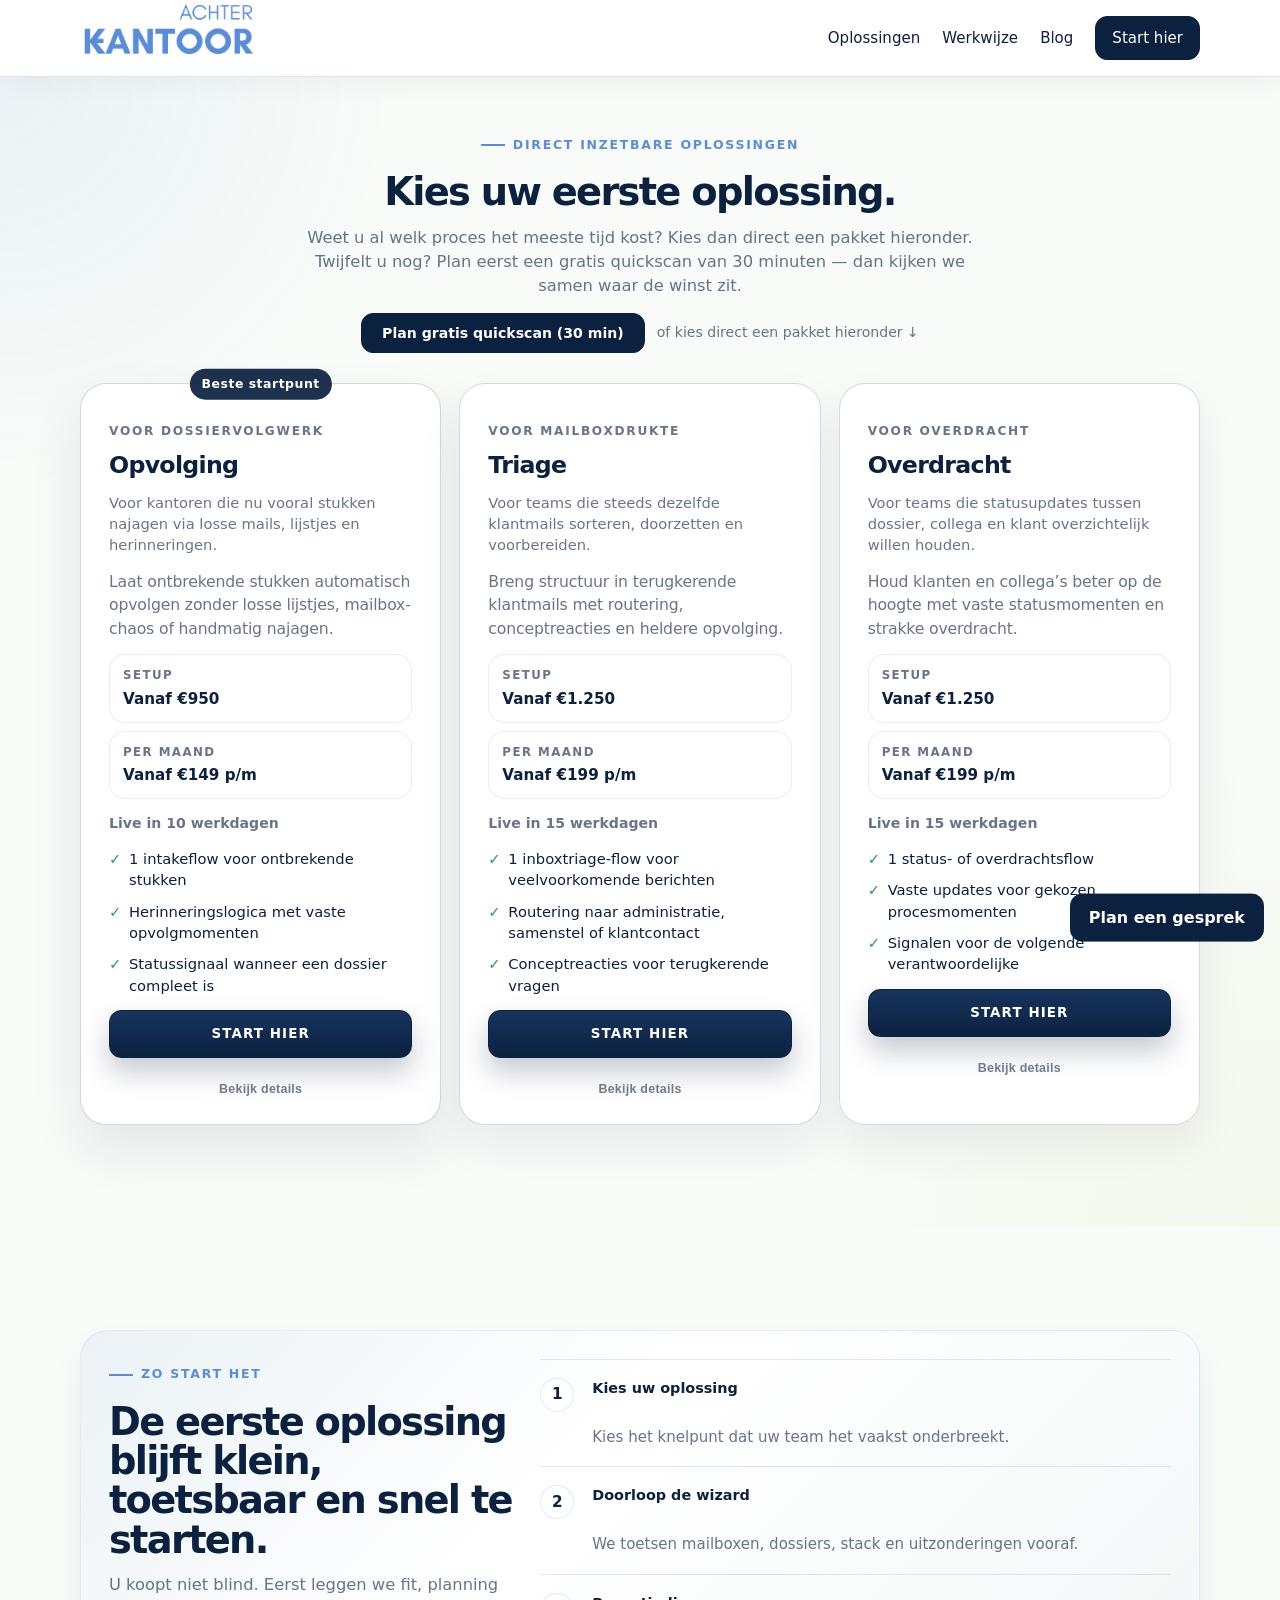
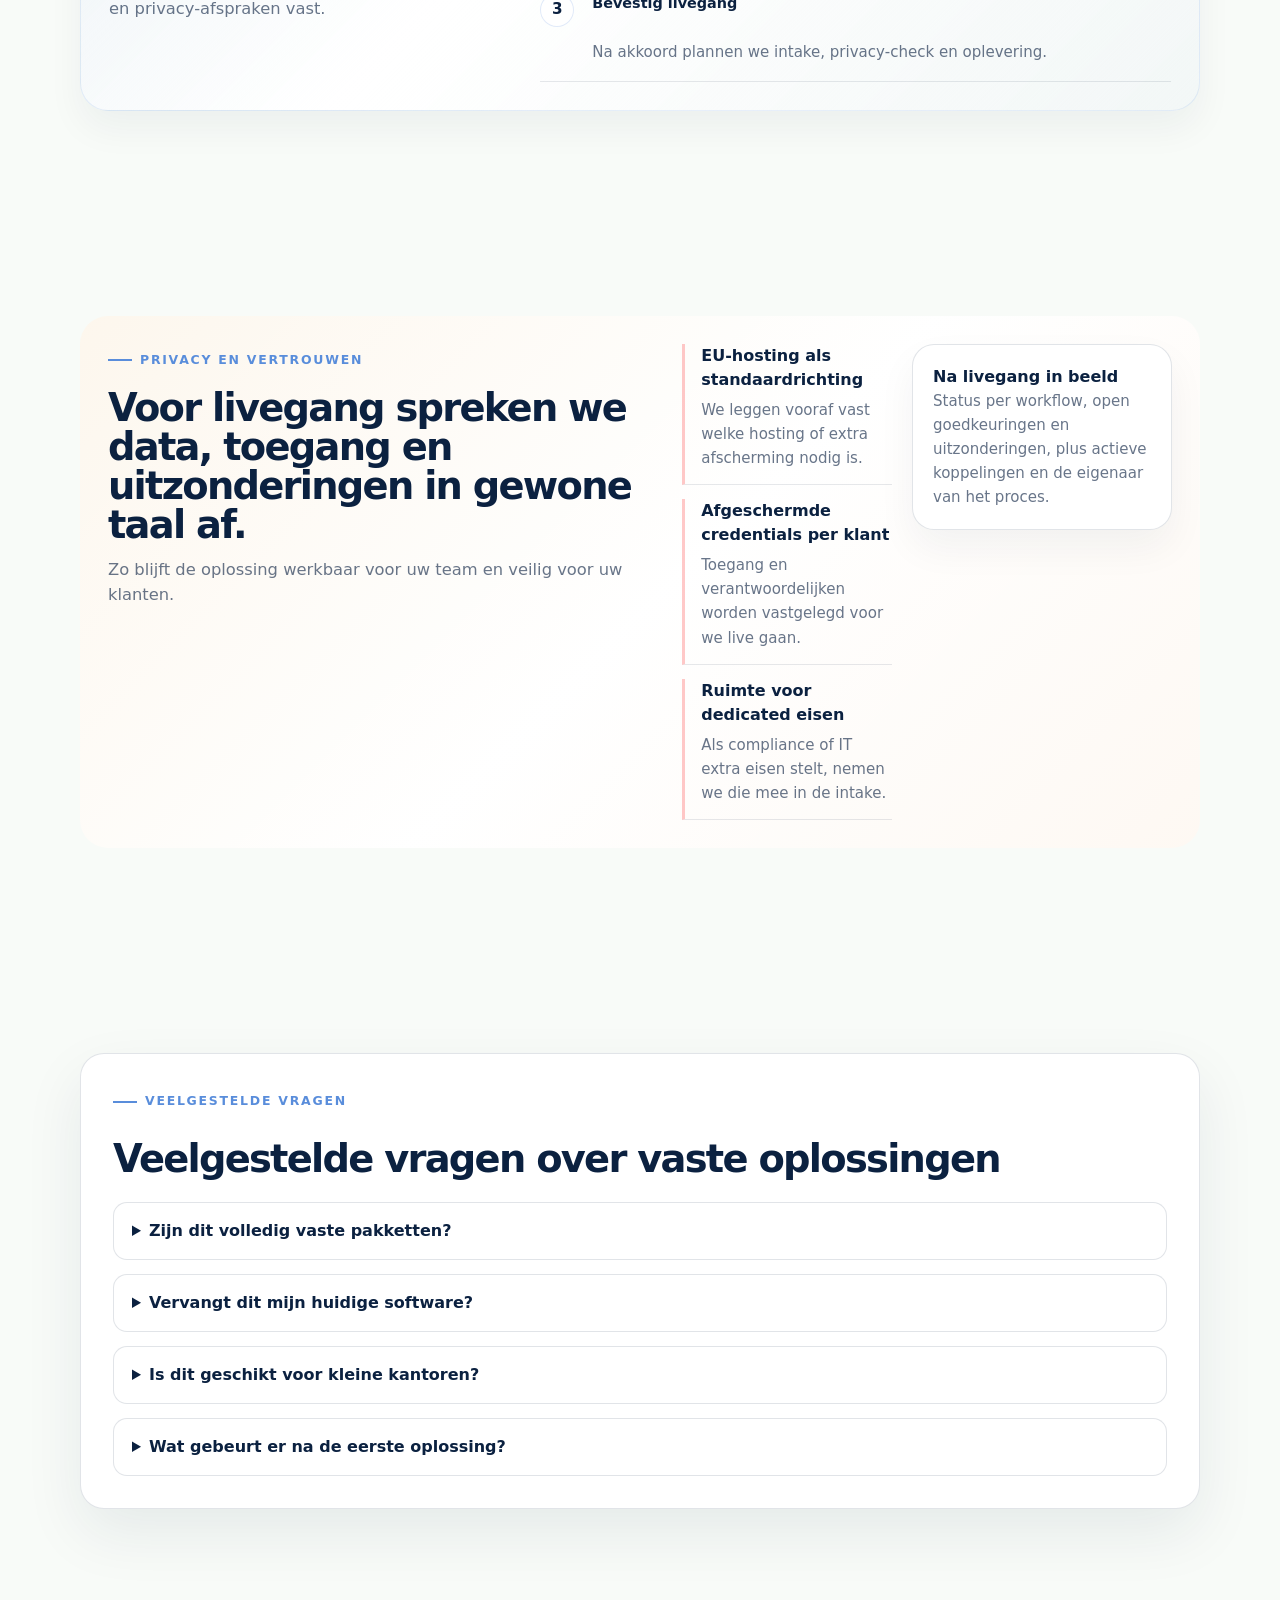
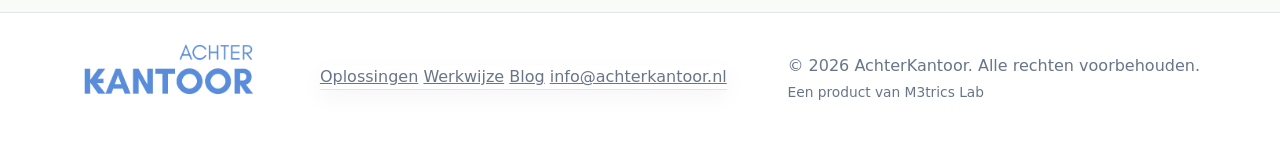
<file: oplossingen/index.html>
<!DOCTYPE html>
<html lang="nl">
<head>
    <meta charset="UTF-8">
    <meta name="viewport" content="width=device-width, initial-scale=1.0">
    <title>Koop vaste automatiseringen voor accountantskantoren | AchterKantoor</title>
    <meta name="description" content="Bestel een vaste automatisering voor uw administratie- of accountantskantoor met duidelijke scope, vaste prijzen en een scope wizard voor de laatste check.">
    <meta property="og:title" content="Koop vaste automatiseringen voor accountantskantoren | AchterKantoor">
    <meta property="og:description" content="Kies een oplossing, rond de scope wizard af en koop een vaste automatisering met privacy- en implementatieafspraken vooraf.">
    <meta property="og:type" content="website">
    <meta property="og:url" content="https://achterkantoor.nl/oplossingen/">
    <meta property="og:image" content="https://achterkantoor.nl/og-image.png">
    <meta name="twitter:card" content="summary_large_image">
    <meta name="twitter:title" content="Koop vaste automatiseringen voor accountantskantoren | AchterKantoor">
    <meta name="twitter:description" content="Kies een oplossing, rond de scope wizard af en koop een vaste automatisering met privacy- en implementatieafspraken vooraf.">
    <link rel="canonical" href="https://achterkantoor.nl/oplossingen/">
    <meta http-equiv="Content-Security-Policy" content="default-src 'self'; script-src 'self' 'unsafe-inline' gc.zgo.at www.googletagmanager.com https://app.cal.com; style-src 'self' 'unsafe-inline' https://api.fontshare.com https://fonts.googleapis.com; font-src 'self' https://api.fontshare.com https://fonts.gstatic.com; img-src 'self' data: www.google-analytics.com https://app.cal.com; connect-src 'self' achterkantoor.goatcounter.com www.google-analytics.com region1.google-analytics.com https://app.cal.com; frame-src https://app.cal.com;">
    <link rel="icon" href="/favicon.svg" type="image/svg+xml">
    <link rel="preconnect" href="https://api.fontshare.com" crossorigin>
    <link rel="preconnect" href="https://fonts.googleapis.com">
    <link rel="preconnect" href="https://fonts.gstatic.com" crossorigin>
    <link href="https://api.fontshare.com/v2/css?f[]=switzer@300,400,500,600,700,800&display=swap" rel="stylesheet">
    <link href="https://fonts.googleapis.com/css2?family=JetBrains+Mono:wght@400;500&display=swap" rel="stylesheet">
    <link rel="stylesheet" href="/assets/site.css">
    <script async src="https://www.googletagmanager.com/gtag/js?id=G-J77FF15YMK"></script>
    <script>
      window.dataLayer = window.dataLayer || [];
      function gtag(){dataLayer.push(arguments);}
      gtag('js', new Date());
      gtag('config', 'G-J77FF15YMK');
    </script>
    <script type="application/ld+json">
    {
      "@context": "https://schema.org",
      "@type": "BreadcrumbList",
      "itemListElement": [
        { "@type": "ListItem", "position": 1, "name": "Home", "item": "https://achterkantoor.nl/" },
        { "@type": "ListItem", "position": 2, "name": "Vaste oplossingen", "item": "https://achterkantoor.nl/oplossingen/" }
      ]
    }
    </script>
    <script type="application/ld+json">
    {
      "@context": "https://schema.org",
      "@type": "FAQPage",
      "mainEntity": [
        {
          "@type": "Question",
          "name": "Zijn dit volledig vaste pakketten?",
          "acceptedAnswer": {
            "@type": "Answer",
            "text": "Nee. U kiest een vaste oplossing, doorloopt de scope wizard en bestelt pas nadat scope, prijs en planning kloppen voor uw kantoor."
          }
        },
        {
          "@type": "Question",
          "name": "Vervangt dit mijn huidige software?",
          "acceptedAnswer": {
            "@type": "Answer",
            "text": "Nee. We sluiten aan op uw huidige software. In de scope wizard controleren we welke mailboxen, dossiers en privacy-check nodig zijn voordat we live gaan."
          }
        },
        {
          "@type": "Question",
          "name": "Is dit geschikt voor kleine kantoren?",
          "acceptedAnswer": {
            "@type": "Answer",
            "text": "Ja. Juist kleinere administratie- en accountantskantoren kunnen direct bestellen voor 1 terugkerende workflow, zonder groot softwaretraject of extra projectteam."
          }
        },
        {
          "@type": "Question",
          "name": "Wat gebeurt er na de eerste oplossing?",
          "acceptedAnswer": {
            "@type": "Answer",
            "text": "Na uw bestelling plannen we de intake en privacy-check, daarna bouwen we de gekozen oplossing en gaan we meestal binnen 10 tot 15 werkdagen live. Daarna kunt u optioneel een tweede oplossing toevoegen."
          }
        }
      ]
    }
    </script>
</head>
<body class="solutions-page">

<nav class="site-nav" aria-label="Hoofdnavigatie">
    <div class="container nav-inner">
        <a href="/" class="logo" aria-label="AchterKantoor home">
            <img src="/branding/logo-nav-user.png" alt="AchterKantoor" class="logo-img">
        </a>
        <button class="nav-toggle" type="button" aria-label="Open navigatie" aria-expanded="false">Menu</button>
        <div class="nav-links" id="navLinks">
            <a href="/oplossingen/" aria-current="page">Oplossingen</a>
            <a href="/wat-we-doen/">Werkwijze</a>
            <a href="/blog/">Blog</a>
            <a href="/oplossingen/" class="nav-cta">Start hier</a>
        </div>
    </div>
</nav>

<section class="solutions-catalog section">
    <div class="container">
        <div class="section-heading reveal">
            <p class="eyebrow">Direct inzetbare oplossingen</p>
            <h2>Kies uw eerste oplossing.</h2>
            <p class="section-lead">Weet u al welk proces het meeste tijd kost? Kies dan direct een pakket hieronder. Twijfelt u nog? Plan eerst een gratis quickscan van 30 minuten — dan kijken we samen waar de winst zit.</p>
            <div class="catalog-help">
                <a href="https://cal.com/achterkantoor-app/30min" class="btn" data-cal-link="achterkantoor-app/30min" data-cal-namespace="30min" data-cal-config='{"layout":"month_view","useSlotsViewOnSmallScreen":"true"}' style="font-size:0.88rem; min-height:40px; padding: 9px 20px;">Plan gratis quickscan (30 min)</a>
                <span style="color:var(--muted); font-size:0.88rem;">of kies direct een pakket hieronder ↓</span>
            </div>
        </div>
        <div id="solutionsGrid" class="solutions-grid">
            <article class="solution-card solution-card-featured" data-solution-card="ontbrekende-stukken">
                <div class="solution-card-head">
                    <div class="solution-card-topline">
                        <p class="solution-label">Voor dossiervolgwerk</p>
                        <span class="solution-badge">Beste startpunt</span>
                    </div>
                    <h3>Opvolging</h3>
                    <p class="solution-context">Voor kantoren die nu vooral stukken najagen via losse mails, lijstjes en herinneringen.</p>
                </div>
                <p class="solution-summary">Laat ontbrekende stukken automatisch opvolgen zonder losse lijstjes, mailbox-chaos of handmatig najagen.</p>
                <div class="solution-price-row">
                    <div class="solution-stat">
                        <span class="solution-stat-label">Setup</span>
                        <strong>Vanaf €950</strong>
                    </div>
                    <div class="solution-stat">
                        <span class="solution-stat-label">Per maand</span>
                        <strong>Vanaf €149 p/m</strong>
                    </div>
                </div>
                <p class="solution-timing">Live in 10 werkdagen</p>
                <ul class="solution-checklist">
                    <li>1 intakeflow voor ontbrekende stukken</li>
                    <li>Herinneringslogica met vaste opvolgmomenten</li>
                    <li>Statussignaal wanneer een dossier compleet is</li>
                </ul>
                <div class="solution-actions">
                    <a href="/#contact" class="btn">Start hier</a>
                </div>
                <button type="button" class="solution-detail-toggle" data-solution-action="details" data-package-slug="ontbrekende-stukken" data-details-target="solution-details-ontbrekende-stukken" aria-expanded="false" aria-controls="solution-details-ontbrekende-stukken">Bekijk details</button>
                <div id="solution-details-ontbrekende-stukken" class="solution-detail-panel" data-solution-details="true" hidden>
                    <div class="solution-detail-grid">
                        <div class="solution-list-block">
                            <strong>Wat u krijgt</strong>
                            <ul>
                                <li>1 intakeflow voor ontbrekende stukken</li>
                                <li>Herinneringslogica met vaste opvolgmomenten</li>
                                <li>Statussignaal wanneer een dossier compleet is</li>
                                <li>Afstemming op 1 teamproces</li>
                            </ul>
                        </div>
                        <div class="solution-list-block">
                            <strong>Niet voor</strong>
                            <ul>
                                <li>Geen maatwerkportaal voor klanten</li>
                                <li>Geen onbeperkt aantal uitzonderingsroutes</li>
                                <li>Geen vervanging van uw boekhoudpakket</li>
                            </ul>
                        </div>
                    </div>
                    <div class="solution-detail-foot">
                        <p>Neemt het meeste handmatige volgwerk weg zonder nieuw portaal of groot softwareproject.</p>
                        <ul class="solution-fit-list">
                            <li>Exact Online</li>
                            <li>Twinfield</li>
                            <li>Moneybird</li>
                            <li>Outlook</li>
                            <li>SharePoint</li>
                        </ul>
                    </div>
                </div>
            </article>
            <article class="solution-card solution-card-secondary solution-card-mail" data-solution-card="inbox-triage">
                <div class="solution-card-head">
                    <p class="solution-label">Voor mailboxdrukte</p>
                    <h3>Triage</h3>
                    <p class="solution-context">Voor teams die steeds dezelfde klantmails sorteren, doorzetten en voorbereiden.</p>
                </div>
                <p class="solution-summary">Breng structuur in terugkerende klantmails met routering, conceptreacties en heldere opvolging.</p>
                <div class="solution-price-row">
                    <div class="solution-stat">
                        <span class="solution-stat-label">Setup</span>
                        <strong>Vanaf €1.250</strong>
                    </div>
                    <div class="solution-stat">
                        <span class="solution-stat-label">Per maand</span>
                        <strong>Vanaf €199 p/m</strong>
                    </div>
                </div>
                <p class="solution-timing">Live in 15 werkdagen</p>
                <ul class="solution-checklist">
                    <li>1 inboxtriage-flow voor veelvoorkomende berichten</li>
                    <li>Routering naar administratie, samenstel of klantcontact</li>
                    <li>Conceptreacties voor terugkerende vragen</li>
                </ul>
                <div class="solution-actions">
                    <a href="/#contact" class="btn">Start hier</a>
                </div>
                <button type="button" class="solution-detail-toggle" data-solution-action="details" data-package-slug="inbox-triage" data-details-target="solution-details-inbox-triage" aria-expanded="false" aria-controls="solution-details-inbox-triage">Bekijk details</button>
                <div id="solution-details-inbox-triage" class="solution-detail-panel" data-solution-details="true" hidden>
                    <div class="solution-detail-grid">
                        <div class="solution-list-block">
                            <strong>Wat u krijgt</strong>
                            <ul>
                                <li>1 inboxtriage-flow voor veelvoorkomende berichten</li>
                                <li>Routering naar administratie, samenstel of klantcontact</li>
                                <li>Conceptreacties voor terugkerende vragen</li>
                                <li>Afstemming op uw mailboxproces</li>
                            </ul>
                        </div>
                        <div class="solution-list-block">
                            <strong>Niet voor</strong>
                            <ul>
                                <li>Geen volledig ticketsysteem</li>
                                <li>Geen onbeperkte maatwerkclassificaties</li>
                                <li>Geen brede helpdeskimplementatie</li>
                            </ul>
                        </div>
                    </div>
                    <div class="solution-detail-foot">
                        <p>Brengt rust in de mailbox zonder er een compleet helpdesksysteem van te maken.</p>
                        <ul class="solution-fit-list">
                            <li>Outlook</li>
                            <li>Gmail</li>
                            <li>SharePoint</li>
                            <li>OneDrive</li>
                            <li>Google Drive</li>
                        </ul>
                    </div>
                </div>
            </article>
            <article class="solution-card solution-card-secondary solution-card-status" data-solution-card="klantstatus-overdracht">
                <div class="solution-card-head">
                    <p class="solution-label">Voor overdracht</p>
                    <h3>Overdracht</h3>
                    <p class="solution-context">Voor teams die statusupdates tussen dossier, collega en klant overzichtelijk willen houden.</p>
                </div>
                <p class="solution-summary">Houd klanten en collega’s beter op de hoogte met vaste statusmomenten en strakke overdracht.</p>
                <div class="solution-price-row">
                    <div class="solution-stat">
                        <span class="solution-stat-label">Setup</span>
                        <strong>Vanaf €1.250</strong>
                    </div>
                    <div class="solution-stat">
                        <span class="solution-stat-label">Per maand</span>
                        <strong>Vanaf €199 p/m</strong>
                    </div>
                </div>
                <p class="solution-timing">Live in 15 werkdagen</p>
                <ul class="solution-checklist">
                    <li>1 status- of overdrachtsflow</li>
                    <li>Vaste updates voor gekozen procesmomenten</li>
                    <li>Signalen voor de volgende verantwoordelijke</li>
                </ul>
                <div class="solution-actions">
                    <a href="/#contact" class="btn">Start hier</a>
                </div>
                <button type="button" class="solution-detail-toggle" data-solution-action="details" data-package-slug="klantstatus-overdracht" data-details-target="solution-details-klantstatus-overdracht" aria-expanded="false" aria-controls="solution-details-klantstatus-overdracht">Bekijk details</button>
                <div id="solution-details-klantstatus-overdracht" class="solution-detail-panel" data-solution-details="true" hidden>
                    <div class="solution-detail-grid">
                        <div class="solution-list-block">
                            <strong>Wat u krijgt</strong>
                            <ul>
                                <li>1 status- of overdrachtsflow</li>
                                <li>Vaste updates voor gekozen procesmomenten</li>
                                <li>Signalen voor de volgende verantwoordelijke</li>
                                <li>Afstemming op 1 bestaand teamproces</li>
                            </ul>
                        </div>
                        <div class="solution-list-block">
                            <strong>Niet voor</strong>
                            <ul>
                                <li>Geen volledig klantportaal</li>
                                <li>Geen vrije workflow-editor voor klanten</li>
                                <li>Geen herontwerp van uw volledige operatie</li>
                            </ul>
                        </div>
                    </div>
                    <div class="solution-detail-foot">
                        <p>Maakt vaste statusmomenten zichtbaar zonder een los klantportaal te hoeven bouwen.</p>
                        <ul class="solution-fit-list">
                            <li>Exact Online</li>
                            <li>Twinfield</li>
                            <li>Outlook</li>
                            <li>Microsoft 365</li>
                            <li>Google Workspace</li>
                        </ul>
                    </div>
                </div>
            </article>
        </div>
    </div>
</section>

<dialog id="solutionWizard" class="solution-wizard">
    <form method="dialog" class="wizard-shell" id="solutionWizardForm">
        <div id="wizardBody"></div>
    </form>
</dialog>


<section id="startSection" class="section solutions-start-section">
    <div class="container">
        <div class="start-strip reveal">
            <div class="start-strip-copy">
                <p class="eyebrow">Zo start het</p>
                <h2>De eerste oplossing blijft klein, toetsbaar en snel te starten.</h2>
                <p class="section-lead">U koopt niet blind. Eerst leggen we fit, planning en privacy-afspraken vast.</p>
            </div>
            <div class="start-steps">
                <article class="start-step">
                    <span>1</span>
                    <strong>Kies uw oplossing</strong>
                    <p>Kies het knelpunt dat uw team het vaakst onderbreekt.</p>
                </article>
                <article class="start-step">
                    <span>2</span>
                    <strong>Doorloop de wizard</strong>
                    <p>We toetsen mailboxen, dossiers, stack en uitzonderingen vooraf.</p>
                </article>
                <article class="start-step">
                    <span>3</span>
                    <strong>Bevestig livegang</strong>
                    <p>Na akkoord plannen we intake, privacy-check en oplevering.</p>
                </article>
            </div>
        </div>
    </div>
</section>

<section id="privacySection" class="section">
    <div class="container privacy-grid reveal">
        <div class="privacy-copy">
            <p class="eyebrow">Privacy en vertrouwen</p>
            <h2>Voor livegang spreken we data, toegang en uitzonderingen in gewone taal af.</h2>
            <p class="section-lead">Zo blijft de oplossing werkbaar voor uw team en veilig voor uw klanten.</p>
        </div>
        <div class="privacy-stack">
            <ul class="privacy-list">
                <li>
                    <strong>EU-hosting als standaardrichting</strong>
                    <span>We leggen vooraf vast welke hosting of extra afscherming nodig is.</span>
                </li>
                <li>
                    <strong>Afgeschermde credentials per klant</strong>
                    <span>Toegang en verantwoordelijken worden vastgelegd voor we live gaan.</span>
                </li>
                <li>
                    <strong>Ruimte voor dedicated eisen</strong>
                    <span>Als compliance of IT extra eisen stelt, nemen we die mee in de intake.</span>
                </li>
            </ul>
            <div class="privacy-note-panel">
                <strong>Na livegang in beeld</strong>
                <p>Status per workflow, open goedkeuringen en uitzonderingen, plus actieve koppelingen en de eigenaar van het proces.</p>
            </div>
        </div>
    </div>
</section>

<section class="section">
    <div class="container">
        <div class="solutions-section-card reveal">
            <span class="eyebrow">Veelgestelde vragen</span>
            <h2>Veelgestelde vragen over vaste oplossingen</h2>
            <div class="faq-grid">
                <details>
                    <summary>Zijn dit volledig vaste pakketten?</summary>
                    <p>Nee. U kiest een vaste oplossing, doorloopt de scope wizard en bestelt pas nadat scope, prijs en planning kloppen voor uw kantoor.</p>
                </details>
                <details>
                    <summary>Vervangt dit mijn huidige software?</summary>
                    <p>Nee. We sluiten aan op uw huidige software. In de scope wizard controleren we welke mailboxen, dossiers en privacy-check nodig zijn voordat we live gaan.</p>
                </details>
                <details>
                    <summary>Is dit geschikt voor kleine kantoren?</summary>
                    <p>Ja. Juist kleinere administratie- en accountantskantoren kunnen direct bestellen voor 1 terugkerende workflow, zonder groot softwaretraject of extra projectteam.</p>
                </details>
                <details>
                    <summary>Wat gebeurt er na de eerste oplossing?</summary>
                    <p>Na uw bestelling plannen we de intake en privacy-check, daarna bouwen we de gekozen oplossing en gaan we meestal binnen 10 tot 15 werkdagen live. Daarna kunt u optioneel een tweede oplossing toevoegen.</p>
                </details>
            </div>
        </div>
    </div>
</section>

<div class="sticky-cta" id="stickyCta">
    <a href="https://cal.com/achterkantoor-app/30min" class="btn" data-cal-link="achterkantoor-app/30min" data-cal-namespace="30min" data-cal-config='{"layout":"month_view","useSlotsViewOnSmallScreen":"true"}'>Plan een gesprek</a>
</div>

<footer>
    <div class="container footer-inner">
        <a href="/" class="logo">
            <img src="/branding/logo-nav-user.png" alt="AchterKantoor" class="logo-img">
        </a>
        <nav class="footer-links" aria-label="Footernavigatie">
            <a href="/oplossingen/">Oplossingen</a>
            <a href="/wat-we-doen/">Werkwijze</a>
            <a href="/blog/">Blog</a>
            <a href="mailto:info@achterkantoor.nl">info@achterkantoor.nl</a>
        </nav>
        <div>
            <p>&copy; 2026 AchterKantoor. Alle rechten voorbehouden.</p>
            <p class="powered-by">Een product van M3trics Lab</p>
        </div>
    </div>
</footer>

<script>
    (function () {
        var toggle = document.querySelector('.nav-toggle');
        var links = document.querySelector('.nav-links');
        if (!toggle || !links) return;
        toggle.addEventListener('click', function() {
            document.body.classList.toggle('menu-open');
            links.style.display = document.body.classList.contains('menu-open') ? 'flex' : '';
            links.style.flexDirection = 'column';
            links.style.gap = '8px';
        });
    })();
    (function () {
        var targets = document.querySelectorAll('.reveal, .fade-in');
        if (!('IntersectionObserver' in window)) {
            targets.forEach(function(t){ t.classList.add('visible'); });
            return;
        }
        var io = new IntersectionObserver(function (entries) {
            entries.forEach(function (e) {
                if (e.isIntersecting) { e.target.classList.add('visible'); io.unobserve(e.target); }
            });
        }, { threshold: 0.12, rootMargin: '0px 0px -40px 0px' });
        targets.forEach(function(t){ io.observe(t); });
    })();
    (function () {
        var sticky = document.getElementById('stickyCta');
        var trigger = document.querySelector('.solutions-catalog');
        if (!sticky || !trigger || !('IntersectionObserver' in window)) return;
        var obs = new IntersectionObserver(function (entries) {
            entries.forEach(function (entry) {
                sticky.classList.toggle('visible', !entry.isIntersecting);
            });
        }, { threshold: 0 });
        obs.observe(trigger);
    })();
    document.querySelectorAll('a[href^="#"]').forEach(function (a) {
        a.addEventListener('click', function (e) {
            var target = document.querySelector(a.getAttribute('href'));
            if (target) {
                e.preventDefault();
                target.scrollIntoView({ behavior: 'smooth', block: 'start' });
            }
        });
    });
</script>
<script type="module" src="/assets/solutions-page.js"></script>
<script data-goatcounter="https://achterkantoor.goatcounter.com/count" async src="//gc.zgo.at/count.js"></script>
<!-- Cal element-click embed code begins -->
<script type="text/javascript">
  (function (C, A, L) { let p = function (a, ar) { a.q.push(ar); }; let d = C.document; C.Cal = C.Cal || function () { let cal = C.Cal; let ar = arguments; if (!cal.loaded) { cal.ns = {}; cal.q = cal.q || []; d.head.appendChild(d.createElement("script")).src = A; cal.loaded = true; } if (ar[0] === L) { const api = function () { p(api, arguments); }; const namespace = ar[1]; api.q = api.q || []; if(typeof namespace === "string"){cal.ns[namespace] = cal.ns[namespace] || api;p(cal.ns[namespace], ar);p(cal, ["initNamespace", namespace]);} else p(cal, ar); return;} p(cal, ar); }; })(window, "https://app.cal.com/embed/embed.js", "init");
  Cal("init", "30min", {origin:"https://app.cal.com"});
  Cal.ns["30min"]("ui", {"cssVarsPerTheme":{"light":{"cal-brand":"#1e1e1e"},"dark":{"cal-brand":"#598DDB"}},"hideEventTypeDetails":false,"layout":"month_view"});
</script>
<!-- Cal element-click embed code ends -->

</body>
</html>
</file>
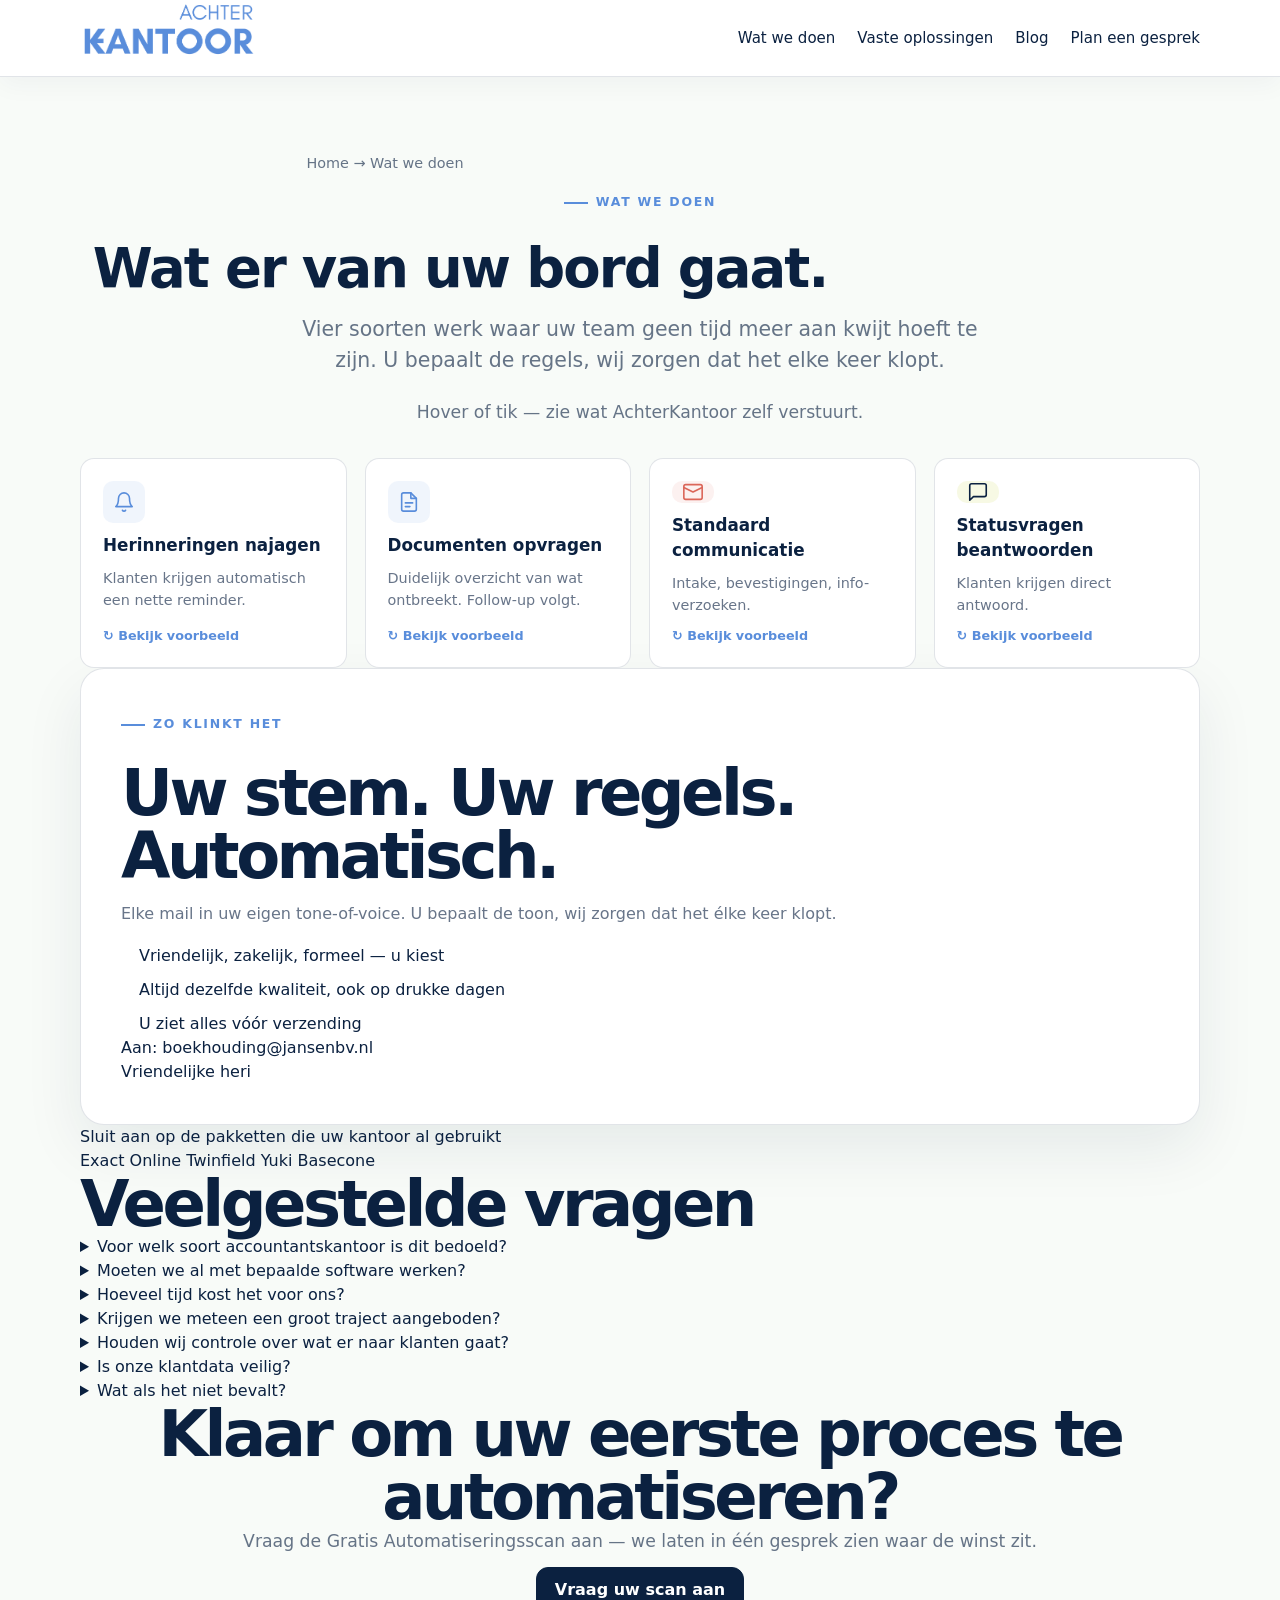
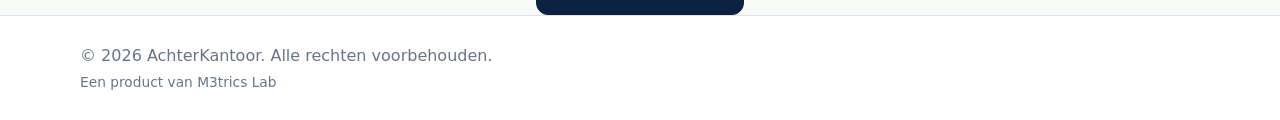
<file: wat-we-doen/index.html>
<!DOCTYPE html>
<html lang="nl">
<head>
    <meta charset="UTF-8">
    <meta name="viewport" content="width=device-width, initial-scale=1.0">
    <title>Wat we doen — AchterKantoor</title>
    <meta name="description" content="Welk terugkerend werk AchterKantoor automatiseert voor Nederlandse accountantskantoren: herinneringen, documentopvragingen, statusvragen en standaardcommunicatie — in uw tone-of-voice.">
    <meta property="og:title" content="Wat we doen — AchterKantoor">
    <meta property="og:description" content="Bekijk concreet wat AchterKantoor voor uw kantoor doet: herinneringen, documentopvolging, statusvragen en standaardmail in uw eigen stijl.">
    <meta property="og:type" content="website">
    <meta property="og:url" content="https://achterkantoor.nl/wat-we-doen/">
    <meta property="og:image" content="https://achterkantoor.nl/og-image.png">
    <meta name="twitter:card" content="summary_large_image">
    <link rel="canonical" href="https://achterkantoor.nl/wat-we-doen/">
    <meta http-equiv="Content-Security-Policy" content="default-src 'self'; script-src 'self' 'unsafe-inline' gc.zgo.at www.googletagmanager.com; style-src 'self' 'unsafe-inline'; img-src 'self' data: www.google-analytics.com; connect-src 'self' achterkantoor.goatcounter.com www.google-analytics.com region1.google-analytics.com;">
    <link rel="icon" href="/favicon.svg" type="image/svg+xml">
    <link rel="stylesheet" href="/assets/site.css">
    <script async src="https://www.googletagmanager.com/gtag/js?id=G-J77FF15YMK"></script>
    <script>
      window.dataLayer = window.dataLayer || [];
      function gtag(){dataLayer.push(arguments);}
      gtag('js', new Date());
      gtag('config', 'G-J77FF15YMK');
    </script>
    <script type="application/ld+json">
    {
      "@context": "https://schema.org",
      "@type": "FAQPage",
      "mainEntity": [
        { "@type": "Question", "name": "Voor welk soort accountantskantoor is dit bedoeld?", "acceptedAnswer": { "@type": "Answer", "text": "Voor administratiekantoren en accountantskantoren die merken dat te veel tijd blijft hangen in terugkerend handmatig werk, losse communicatie en interne overdrachten." } },
        { "@type": "Question", "name": "Moeten we al met bepaalde software werken?", "acceptedAnswer": { "@type": "Answer", "text": "Nee. Het is juist bruikbaar als jullie al tools zoals Exact, Twinfield, Yuki, e-mail en spreadsheets gebruiken maar merken dat het proces eromheen nog veel handwerk vraagt." } },
        { "@type": "Question", "name": "Houden wij controle over wat er naar klanten gaat?", "acceptedAnswer": { "@type": "Answer", "text": "Altijd. U keurt alles goed voordat het live gaat. U bepaalt de teksten, de tone-of-voice en de regels." } },
        { "@type": "Question", "name": "Is onze klantdata veilig?", "acceptedAnswer": { "@type": "Answer", "text": "Uw data blijft van u. Privacy-first, altijd. Klantgegevens worden versleuteld opgeslagen en verlaten nooit uw omgeving zonder uw toestemming." } },
        { "@type": "Question", "name": "Wat als het niet bevalt?", "acceptedAnswer": { "@type": "Answer", "text": "Dan stopt u. Geen lange contracten, geen opzegkosten. Maandelijks opzegbaar, zonder gedoe." } }
      ]
    }
    </script>
</head>
<body>

<nav>
    <div class="container">
        <a href="/" class="logo" aria-label="AchterKantoor home">
            <img src="/branding/logo-nav-user.png" alt="AchterKantoor" class="logo-img">
        </a>
        <div class="nav-links">
            <a href="/wat-we-doen/" class="cta-link" aria-current="page">Wat we doen</a>
            <a href="/oplossingen/" class="cta-link">Vaste oplossingen</a>
            <a href="/blog/" class="cta-link">Blog</a>
            <a href="/#contact" class="cta-link">Plan een gesprek</a>
        </div>
        <button class="nav-toggle" type="button" aria-label="Open navigatie">Menu</button>
    </div>
</nav>

<!-- Page header -->
<header class="hero" style="padding-top: 48px; padding-bottom: 24px;">
    <div class="container" style="text-align:center;">
        <p style="font-size:0.9rem; color:var(--muted); margin-bottom:12px;">
            <a href="/" style="color:var(--muted); text-decoration:none;">Home</a> → Wat we doen
        </p>
        <span class="eyebrow fade-in">Wat we doen</span>
        <h1 style="font-size: clamp(2.2rem, 5vw, 3.4rem); margin: 12px 0 18px;">Wat er van uw bord gaat.</h1>
        <p class="lead fade-in" style="max-width:720px; margin:0 auto;">Vier soorten werk waar uw team geen tijd meer aan kwijt hoeft te zijn. U bepaalt de regels, wij zorgen dat het elke keer klopt.</p>
    </div>
</header>

<!-- Flip cards -->
<section class="alt-gradient tint-sky">
    <style>
        .flip-grid { display: grid; grid-template-columns: repeat(auto-fit, minmax(240px, 1fr)); gap: 18px; }
        .flip-card { perspective: 1200px; min-height: 210px; cursor: pointer; }
        .flip-inner { position: relative; width: 100%; height: 100%; min-height: 210px; transition: transform .6s cubic-bezier(0.4, 0.0, 0.2, 1); transform-style: preserve-3d; }
        .flip-card.flipped .flip-inner,
        .flip-card:hover .flip-inner { transform: rotateY(180deg); }
        .flip-face { position: absolute; inset: 0; backface-visibility: hidden; -webkit-backface-visibility: hidden; background: #fff; border: 1px solid var(--border); border-radius: 14px; padding: 22px; display: flex; flex-direction: column; gap: 10px; }
        .flip-face.back { transform: rotateY(180deg); background: var(--blue-soft); border-color: var(--border); font-size: 0.88rem; }
        .flip-icon { width: 42px; height: 42px; border-radius: 10px; background: var(--blue-soft); color: var(--blue); display: flex; align-items: center; justify-content: center; }
        .flip-icon svg { width: 22px; height: 22px; }
        .flip-face h3 { font-size: 1.05rem; margin: 0; }
        .flip-tap { margin-top: auto; font-size: 0.8rem; color: var(--blue); font-weight: 600; }
        .flip-email { font-family: ui-monospace, Menlo, Consolas, monospace; font-size: 0.8rem; background: #fff; border-radius: 8px; padding: 8px 10px; color: var(--text); border: 1px solid var(--border); }
        .flip-email b { color: var(--blue); font-weight: 600; }
        .flip-face.back p { margin: 0; color: var(--muted); font-size: 0.85rem; }
        .flip-grid > .flip-card:nth-child(3) .flip-icon { color: var(--coral); background: var(--coral-soft); }
        .flip-grid > .flip-card:nth-child(4) .flip-icon { color: var(--charcoal); background: var(--lime-soft); }
        @media (prefers-reduced-motion: reduce) { .flip-inner { transition: none; } }
    </style>
    <div class="container">
        <p class="lead fade-in" style="text-align:center; margin-bottom: 32px;">Hover of tik — zie wat AchterKantoor zelf verstuurt.</p>
        <div class="flip-grid">
            <div class="flip-card fade-in" tabindex="0" role="button" aria-label="Herinneringen najagen — voorbeeld">
                <div class="flip-inner">
                    <div class="flip-face front">
                        <span class="flip-icon"><svg viewBox="0 0 24 24" fill="none" stroke="currentColor" stroke-width="1.75" stroke-linecap="round" stroke-linejoin="round"><path d="M6 8a6 6 0 0 1 12 0c0 7 3 9 3 9H3s3-2 3-9"/><path d="M10.3 21a1.94 1.94 0 0 0 3.4 0"/></svg></span>
                        <h3>Herinneringen najagen</h3>
                        <p style="color: var(--muted); font-size: 0.9rem; margin: 0;">Klanten krijgen automatisch een nette reminder.</p>
                        <span class="flip-tap">↻ Bekijk voorbeeld</span>
                    </div>
                    <div class="flip-face back">
                        <div class="flip-email"><b>Aan:</b> boekhouding@jansen-bv.nl<br><b>Onderwerp:</b> Kwartaalcijfers Q1 — nog één document<br><br>Beste dhr. Jansen,<br>we missen nog de bankafschriften van februari. Kunt u die vandaag aanleveren? Alvast dank.</div>
                        <p>Verstuurd vanuit AchterKantoor in uw tone-of-voice.</p>
                    </div>
                </div>
            </div>
            <div class="flip-card fade-in" tabindex="0" role="button" aria-label="Documenten opvragen — voorbeeld">
                <div class="flip-inner">
                    <div class="flip-face front">
                        <span class="flip-icon"><svg viewBox="0 0 24 24" fill="none" stroke="currentColor" stroke-width="1.75" stroke-linecap="round" stroke-linejoin="round"><path d="M14 2H6a2 2 0 0 0-2 2v16a2 2 0 0 0 2 2h12a2 2 0 0 0 2-2V8z"/><polyline points="14 2 14 8 20 8"/><line x1="8" y1="13" x2="16" y2="13"/><line x1="8" y1="17" x2="13" y2="17"/></svg></span>
                        <h3>Documenten opvragen</h3>
                        <p style="color: var(--muted); font-size: 0.9rem; margin: 0;">Duidelijk overzicht van wat ontbreekt. Follow-up volgt.</p>
                        <span class="flip-tap">↻ Bekijk voorbeeld</span>
                    </div>
                    <div class="flip-face back">
                        <div class="flip-email"><b>Voor uw jaarrekening missen we:</b><br>✓ Bankafschriften Q4 — ontvangen<br>◯ Auto: kilometeradministratie<br>◯ Factuur inkoop nr. 2025-118<br><br>Upload hier: <b>portal.achterkantoor.nl/j-bv</b></div>
                        <p>Bij geen reactie: automatische herinnering na 3 en 7 dagen.</p>
                    </div>
                </div>
            </div>
            <div class="flip-card fade-in" tabindex="0" role="button" aria-label="Standaard communicatie — voorbeeld">
                <div class="flip-inner">
                    <div class="flip-face front">
                        <span class="flip-icon"><svg viewBox="0 0 24 24" fill="none" stroke="currentColor" stroke-width="1.75" stroke-linecap="round" stroke-linejoin="round"><rect x="2" y="4" width="20" height="16" rx="2"/><path d="m22 7-10 5L2 7"/></svg></span>
                        <h3>Standaard communicatie</h3>
                        <p style="color: var(--muted); font-size: 0.9rem; margin: 0;">Intake, bevestigingen, info-verzoeken.</p>
                        <span class="flip-tap">↻ Bekijk voorbeeld</span>
                    </div>
                    <div class="flip-face back">
                        <div class="flip-email"><b>Onderwerp:</b> Welkom bij Kantoor De Vries<br><br>Beste mw. Pietersen,<br>fijn u als nieuwe klant te verwelkomen. Hieronder vindt u een korte intake met 5 vragen.<br><br><b>Start intake →</b></div>
                        <p>Elk bericht gaat in uw huisstijl en tone-of-voice.</p>
                    </div>
                </div>
            </div>
            <div class="flip-card fade-in" tabindex="0" role="button" aria-label="Statusvragen beantwoorden — voorbeeld">
                <div class="flip-inner">
                    <div class="flip-face front">
                        <span class="flip-icon"><svg viewBox="0 0 24 24" fill="none" stroke="currentColor" stroke-width="1.75" stroke-linecap="round" stroke-linejoin="round"><path d="M21 15a2 2 0 0 1-2 2H7l-4 4V5a2 2 0 0 1 2-2h14a2 2 0 0 1 2 2z"/></svg></span>
                        <h3>Statusvragen beantwoorden</h3>
                        <p style="color: var(--muted); font-size: 0.9rem; margin: 0;">Klanten krijgen direct antwoord.</p>
                        <span class="flip-tap">↻ Bekijk voorbeeld</span>
                    </div>
                    <div class="flip-face back">
                        <div class="flip-email"><b>Vraag klant:</b> "Hoe staat het ermee?"<br><br><b>Antwoord (automatisch):</b><br>Uw BTW-aangifte Q1 is verstuurd op 15/4. We wachten nog op uw bankafschriften van februari. Zodra die binnen zijn, ronden we de jaarrekening af.</div>
                        <p>Binnen regels die u vooraf goedkeurt.</p>
                    </div>
                </div>
            </div>
        </div>
    </div>
    <script>
    (function(){
        document.querySelectorAll('.flip-card').forEach(function(card){
            var toggle = function(){ card.classList.toggle('flipped'); };
            card.addEventListener('click', toggle);
            card.addEventListener('keydown', function(e){ if (e.key === ' ' || e.key === 'Enter'){ e.preventDefault(); toggle(); }});
        });
    })();
    </script>
</section>

<!-- Tone of voice / typing email -->
<section class="tint-cloud">
    <div class="container">
        <div class="section-card fade-in">
            <div class="split-grid ratio-4-6">
                <div class="split-left">
                    <span class="eyebrow">Zo klinkt het</span>
                    <h2 style="margin:10px 0 14px;">Uw stem. Uw regels. Automatisch.</h2>
                    <p style="color:var(--muted); margin:0 0 18px;">Elke mail in uw eigen tone-of-voice. U bepaalt de toon, wij zorgen dat het élke keer klopt.</p>
                    <ul style="list-style:none; padding:0; margin:0; display:grid; gap:10px;">
                        <li style="display:flex; align-items:center; gap:10px;"><span style="width:8px; height:8px; border-radius:50%; background:var(--accent-sage);"></span><span>Vriendelijk, zakelijk, formeel — u kiest</span></li>
                        <li style="display:flex; align-items:center; gap:10px;"><span style="width:8px; height:8px; border-radius:50%; background:var(--accent);"></span><span>Altijd dezelfde kwaliteit, ook op drukke dagen</span></li>
                        <li style="display:flex; align-items:center; gap:10px;"><span style="width:8px; height:8px; border-radius:50%; background:var(--accent-sand);"></span><span>U ziet alles vóór verzending</span></li>
                    </ul>
                </div>
                <div class="split-right">
                    <div class="typing-email" id="typingEmail" aria-live="polite">
                        <div class="to">Aan: boekhouding@jansenbv.nl</div>
                        <div class="subject" id="typeSubject"></div>
                        <div class="body" id="typeBody"></div>
                    </div>
                </div>
            </div>
        </div>
    </div>
    <script>
    (function(){
        var subjectEl = document.getElementById('typeSubject');
        var bodyEl = document.getElementById('typeBody');
        if (!subjectEl || !bodyEl) return;
        var reduce = window.matchMedia && window.matchMedia('(prefers-reduced-motion: reduce)').matches;
        var subject = 'Vriendelijke herinnering — BTW-aangifte Q1';
        var body = 'Beste heer Jansen,\n\nEven een korte herinnering: we missen nog de btw-stukken over het eerste kwartaal. Kunt u deze vandaag aanleveren, dan dienen we morgen in.\n\nAlvast dank,\nTeam AchterKantoor';
        function write(el, text, speed, cb){
            el.textContent = '';
            var cursor = document.createElement('span');
            cursor.className = 'cursor';
            el.appendChild(cursor);
            var i = 0;
            function tick(){
                if (i >= text.length){ if (cb) cb(); return; }
                var ch = text.charAt(i++);
                var node = ch === '\n' ? document.createElement('br') : document.createTextNode(ch);
                el.insertBefore(node, cursor);
                setTimeout(tick, speed);
            }
            tick();
        }
        function run(){
            if (reduce){ subjectEl.textContent = subject; bodyEl.innerHTML = body.replace(/\n/g, '<br>'); return; }
            write(subjectEl, subject, 22, function(){ setTimeout(function(){ write(bodyEl, body, 14); }, 400); });
        }
        var started = false;
        if (!('IntersectionObserver' in window)) { run(); return; }
        var io = new IntersectionObserver(function(entries){
            entries.forEach(function(e){ if (e.isIntersecting && !started){ started = true; run(); io.disconnect(); }});
        }, { threshold: 0.35 });
        io.observe(document.getElementById('typingEmail'));
    })();
    </script>
</section>

<!-- Integrations -->
<div class="integrations-bar">
    <div class="container">
        <p class="int-label">Sluit aan op de pakketten die uw kantoor al gebruikt</p>
        <div class="integrations-logos">
            <span class="int-logo">Exact Online</span>
            <span class="int-logo">Twinfield</span>
            <span class="int-logo">Yuki</span>
            <span class="int-logo">Basecone</span>
        </div>
    </div>
</div>

<!-- FAQ -->
<section>
    <div class="container">
        <h2 class="fade-in">Veelgestelde vragen</h2>
        <details class="faq-item fade-in">
            <summary>Voor welk soort accountantskantoor is dit bedoeld?</summary>
            <p>Voor administratiekantoren en accountantskantoren die merken dat te veel tijd blijft hangen in terugkerend handmatig werk, losse communicatie en interne overdrachten. Vooral geschikt voor kleinere teams die sneller willen werken zonder direct nieuwe mensen aan te nemen.</p>
        </details>
        <details class="faq-item fade-in">
            <summary>Moeten we al met bepaalde software werken?</summary>
            <p>Nee. Het is juist bruikbaar als jullie al tools zoals Exact, Twinfield, Yuki, e-mail en spreadsheets gebruiken maar merken dat het proces eromheen nog veel handwerk vraagt. We kijken naar de werkwijze, niet alleen naar de software.</p>
        </details>
        <details class="faq-item fade-in">
            <summary>Hoeveel tijd kost het voor ons?</summary>
            <p>De eerste aanvraag kost maar een paar minuten. Voor de Gratis Automatiseringsscan hebben we daarna meestal alleen een korte toelichting nodig op jullie huidige proces, zodat we gericht kunnen aangeven waar de eerste praktische winst zit.</p>
        </details>
        <details class="faq-item fade-in">
            <summary>Krijgen we meteen een groot traject aangeboden?</summary>
            <p>Nee. De insteek is juist klein en praktisch. Eerst helder maken waar het meeste tijdverlies zit, daarna bepalen of een beperkte pilot zinvol is. Geen zwaar adviestraject als dat nog niet nodig is.</p>
        </details>
        <details class="faq-item fade-in">
            <summary>Houden wij controle over wat er naar klanten gaat?</summary>
            <p>Altijd. U keurt alles goed voordat het live gaat. U bepaalt de teksten, de tone-of-voice en de regels. Er wordt niets verstuurd zonder uw toestemming.</p>
        </details>
        <details class="faq-item fade-in">
            <summary>Is onze klantdata veilig?</summary>
            <p>Uw data blijft van u. Privacy-first, altijd. Klantgegevens worden versleuteld opgeslagen en verlaten nooit uw omgeving zonder uw toestemming.</p>
        </details>
        <details class="faq-item fade-in">
            <summary>Wat als het niet bevalt?</summary>
            <p>Dan stopt u. Geen lange contracten, geen opzegkosten. Maandelijks opzegbaar, zonder gedoe.</p>
        </details>
    </div>
</section>

<!-- CTA -->
<section class="tint-sky">
    <div class="container" style="text-align:center;">
        <h2 class="fade-in">Klaar om uw eerste proces te automatiseren?</h2>
        <p class="lead fade-in">Vraag de Gratis Automatiseringsscan aan — we laten in één gesprek zien waar de winst zit.</p>
        <a href="/#contact" class="btn fade-in" style="margin-top:12px;">Vraag uw scan aan</a>
    </div>
</section>

<footer>
    <div class="container">
        <p>&copy; 2026 AchterKantoor. Alle rechten voorbehouden.</p>
        <p class="powered-by">Een product van M3trics Lab</p>
    </div>
</footer>

<script>
    // Mobile nav toggle
    (function () {
        var toggle = document.querySelector('.nav-toggle');
        var links = document.querySelector('.nav-links');
        if (!toggle || !links) return;
        toggle.addEventListener('click', function() {
            document.body.classList.toggle('menu-open');
            links.style.display = document.body.classList.contains('menu-open') ? 'flex' : '';
            links.style.flexDirection = 'column';
            links.style.gap = '8px';
        });
    })();
    // Fade-in observer
    (function () {
        var targets = document.querySelectorAll('.fade-in');
        if (!('IntersectionObserver' in window)) {
            targets.forEach(function(t){ t.classList.add('visible'); });
            return;
        }
        var io = new IntersectionObserver(function (entries) {
            entries.forEach(function (e) {
                if (e.isIntersecting) { e.target.classList.add('visible'); io.unobserve(e.target); }
            });
        }, { threshold: 0.12, rootMargin: '0px 0px -40px 0px' });
        targets.forEach(function(t){ io.observe(t); });
    })();
</script>
<script data-goatcounter="https://achterkantoor.goatcounter.com/count" async src="//gc.zgo.at/count.js"></script>

</body>
</html>
</file>
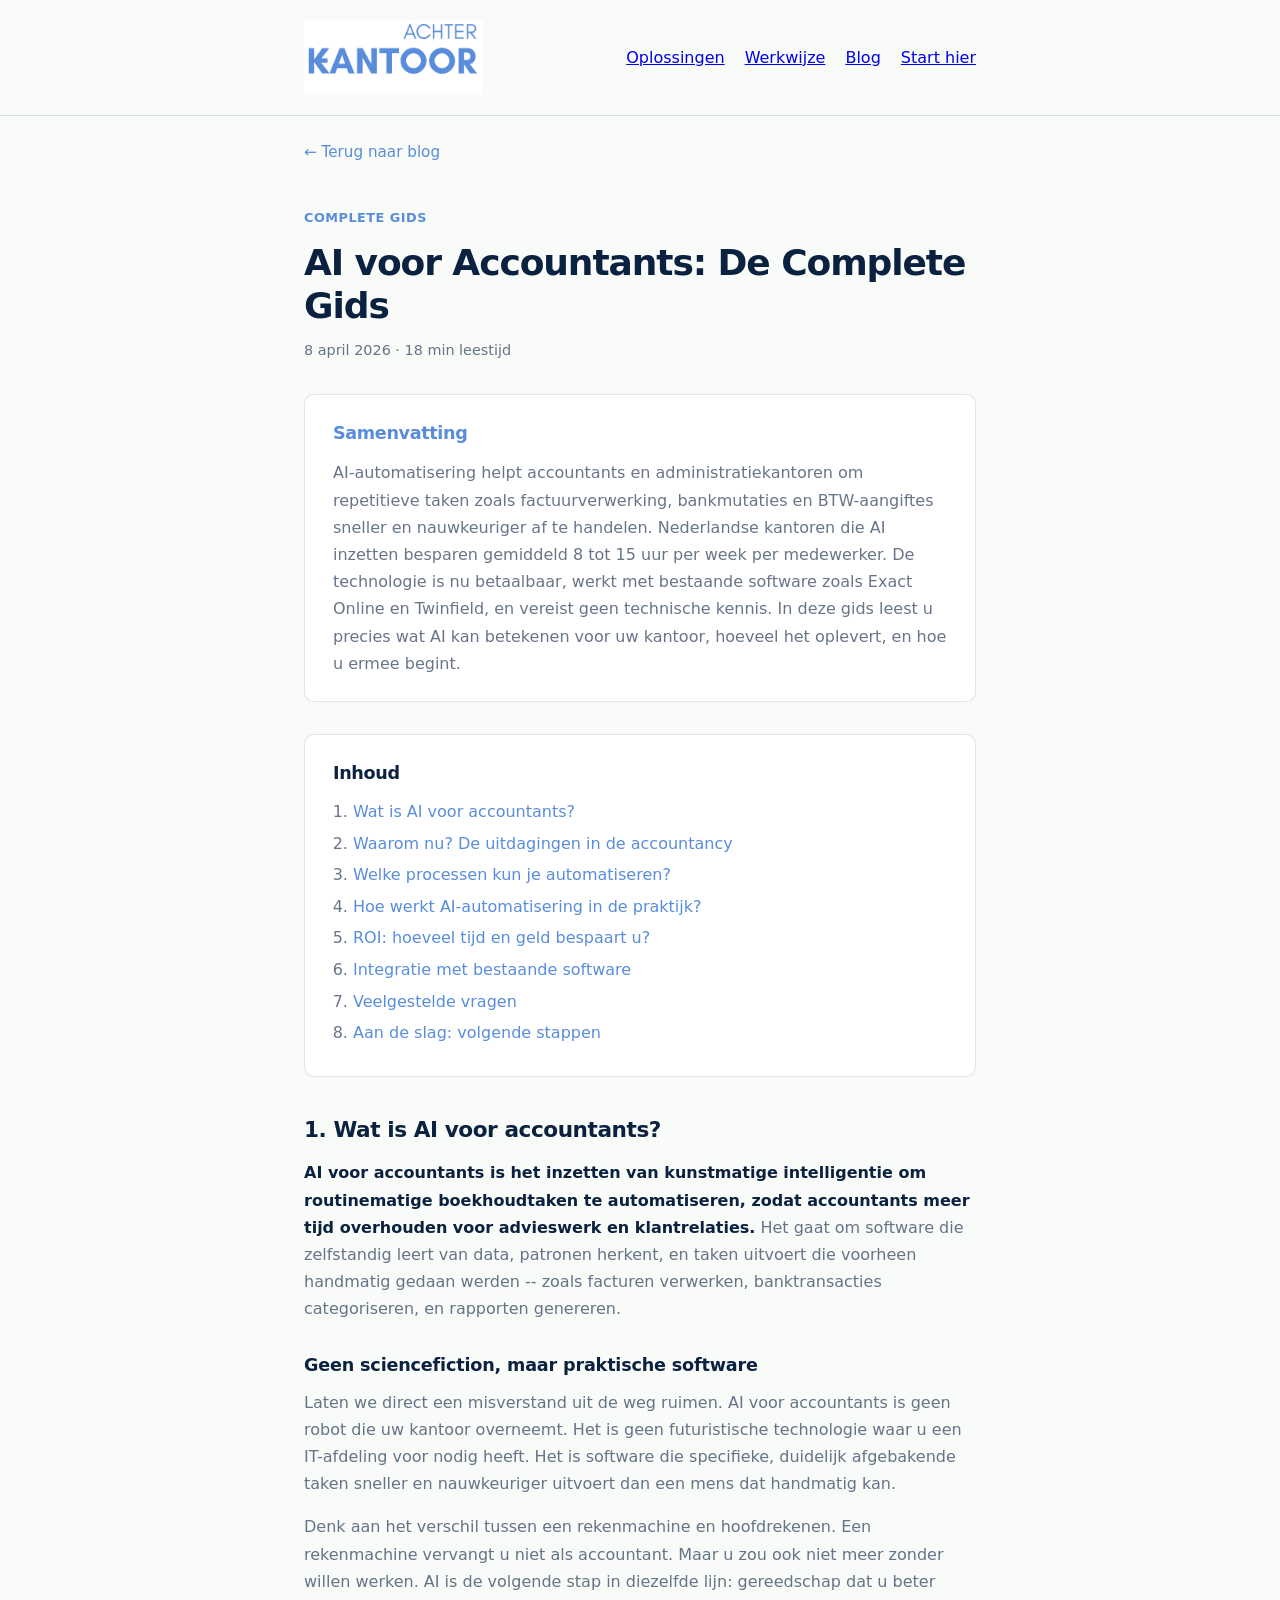
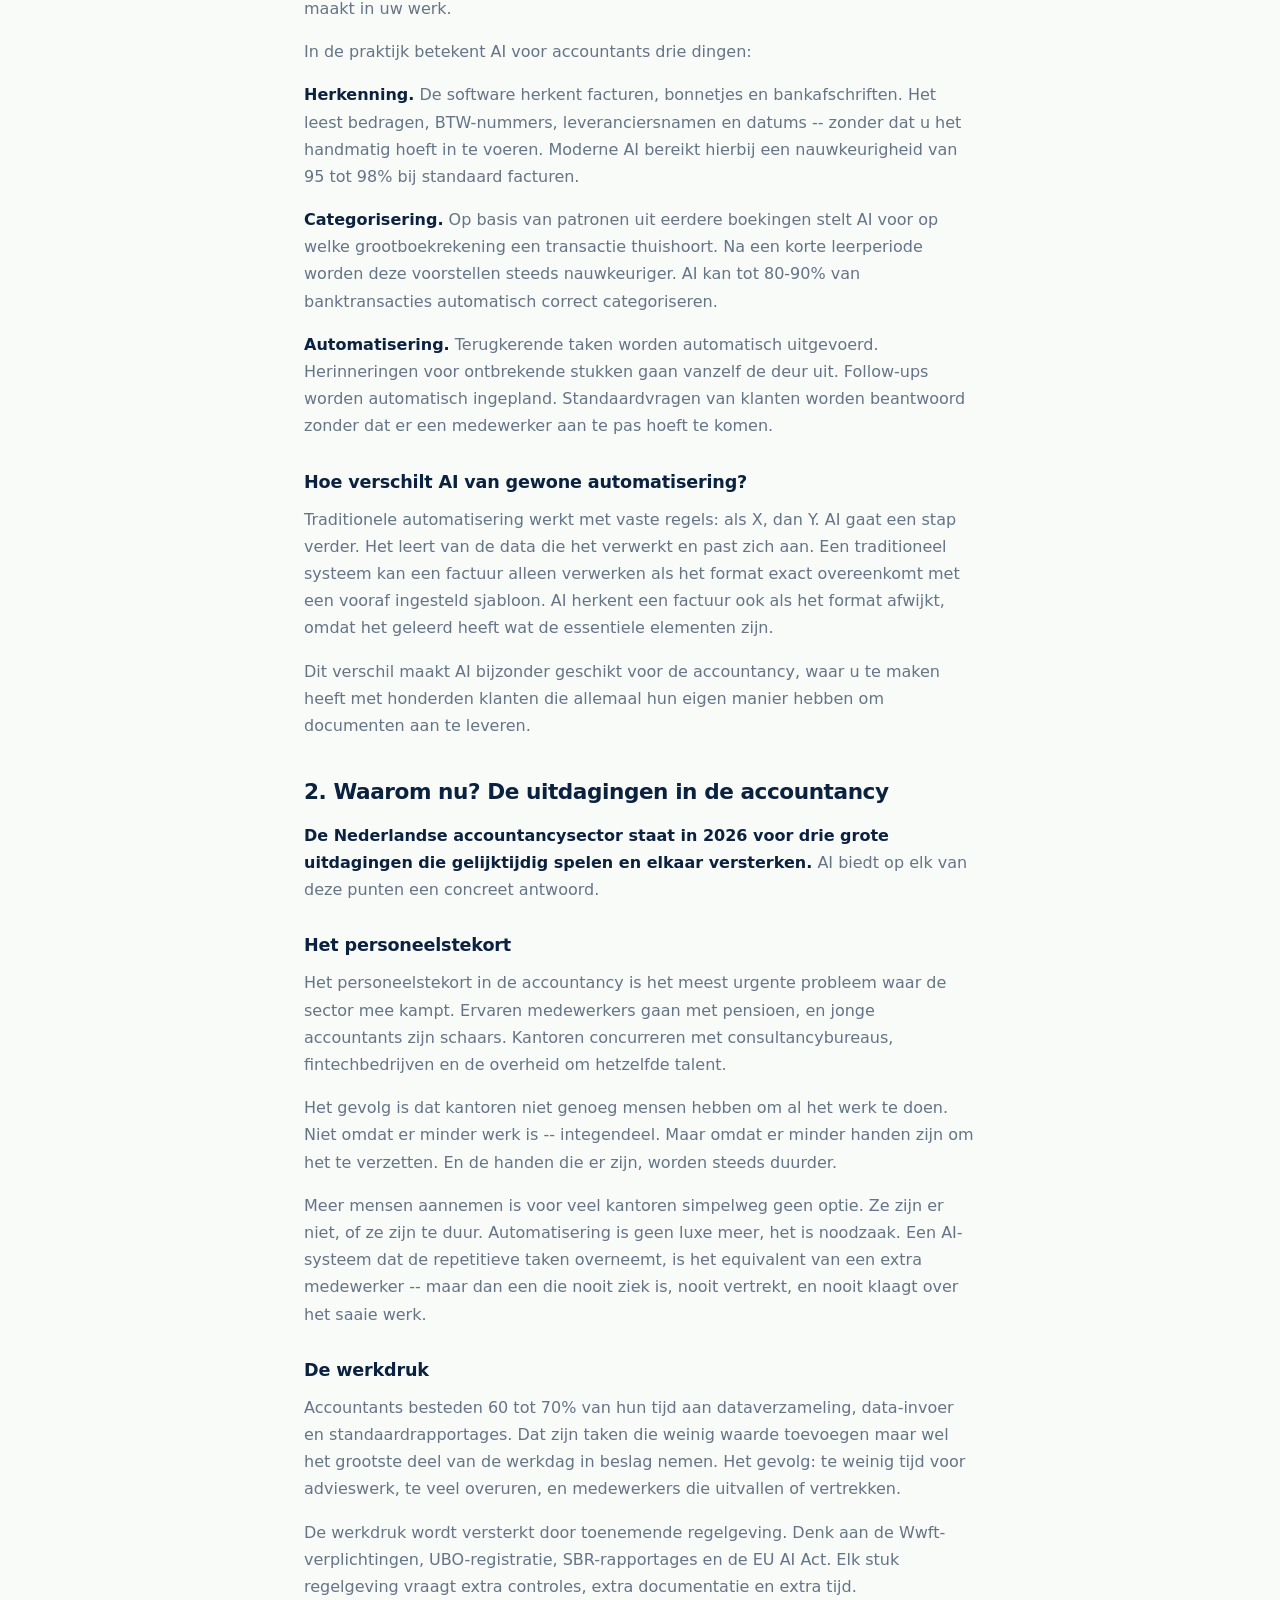
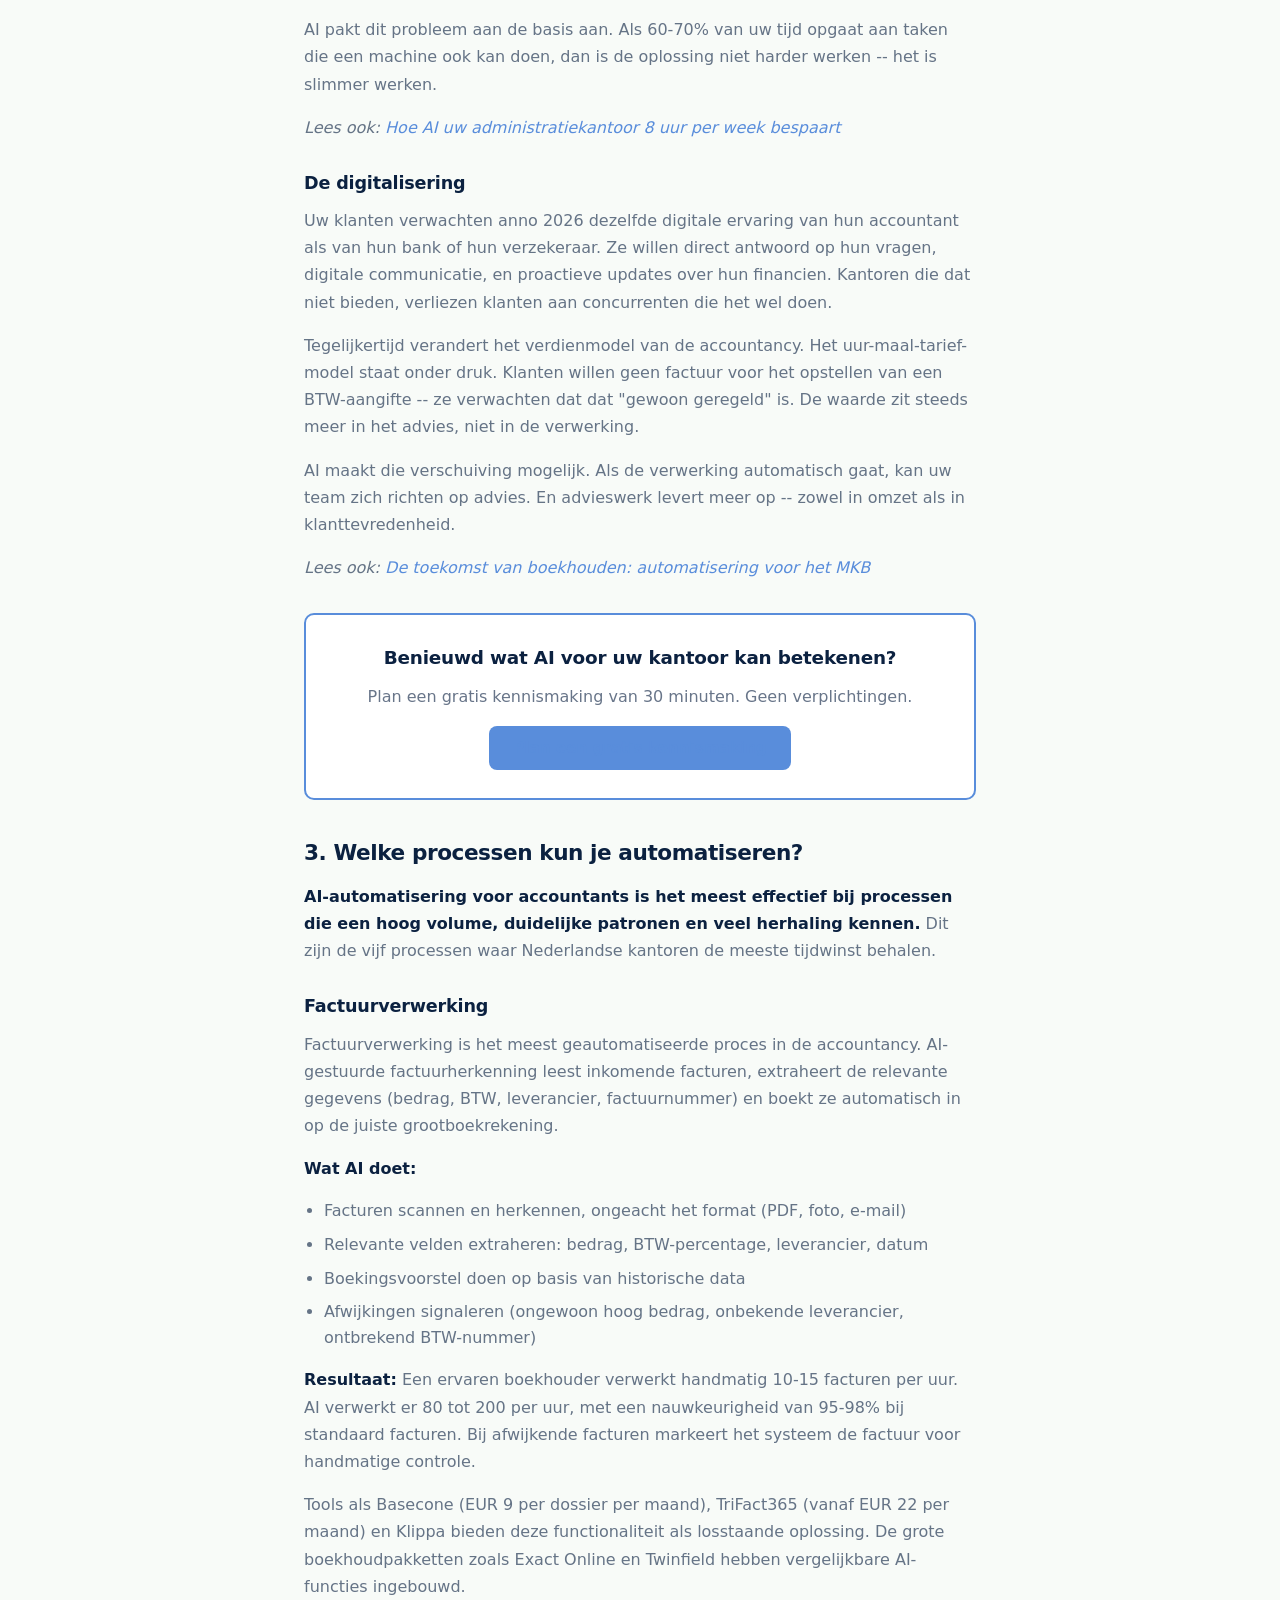
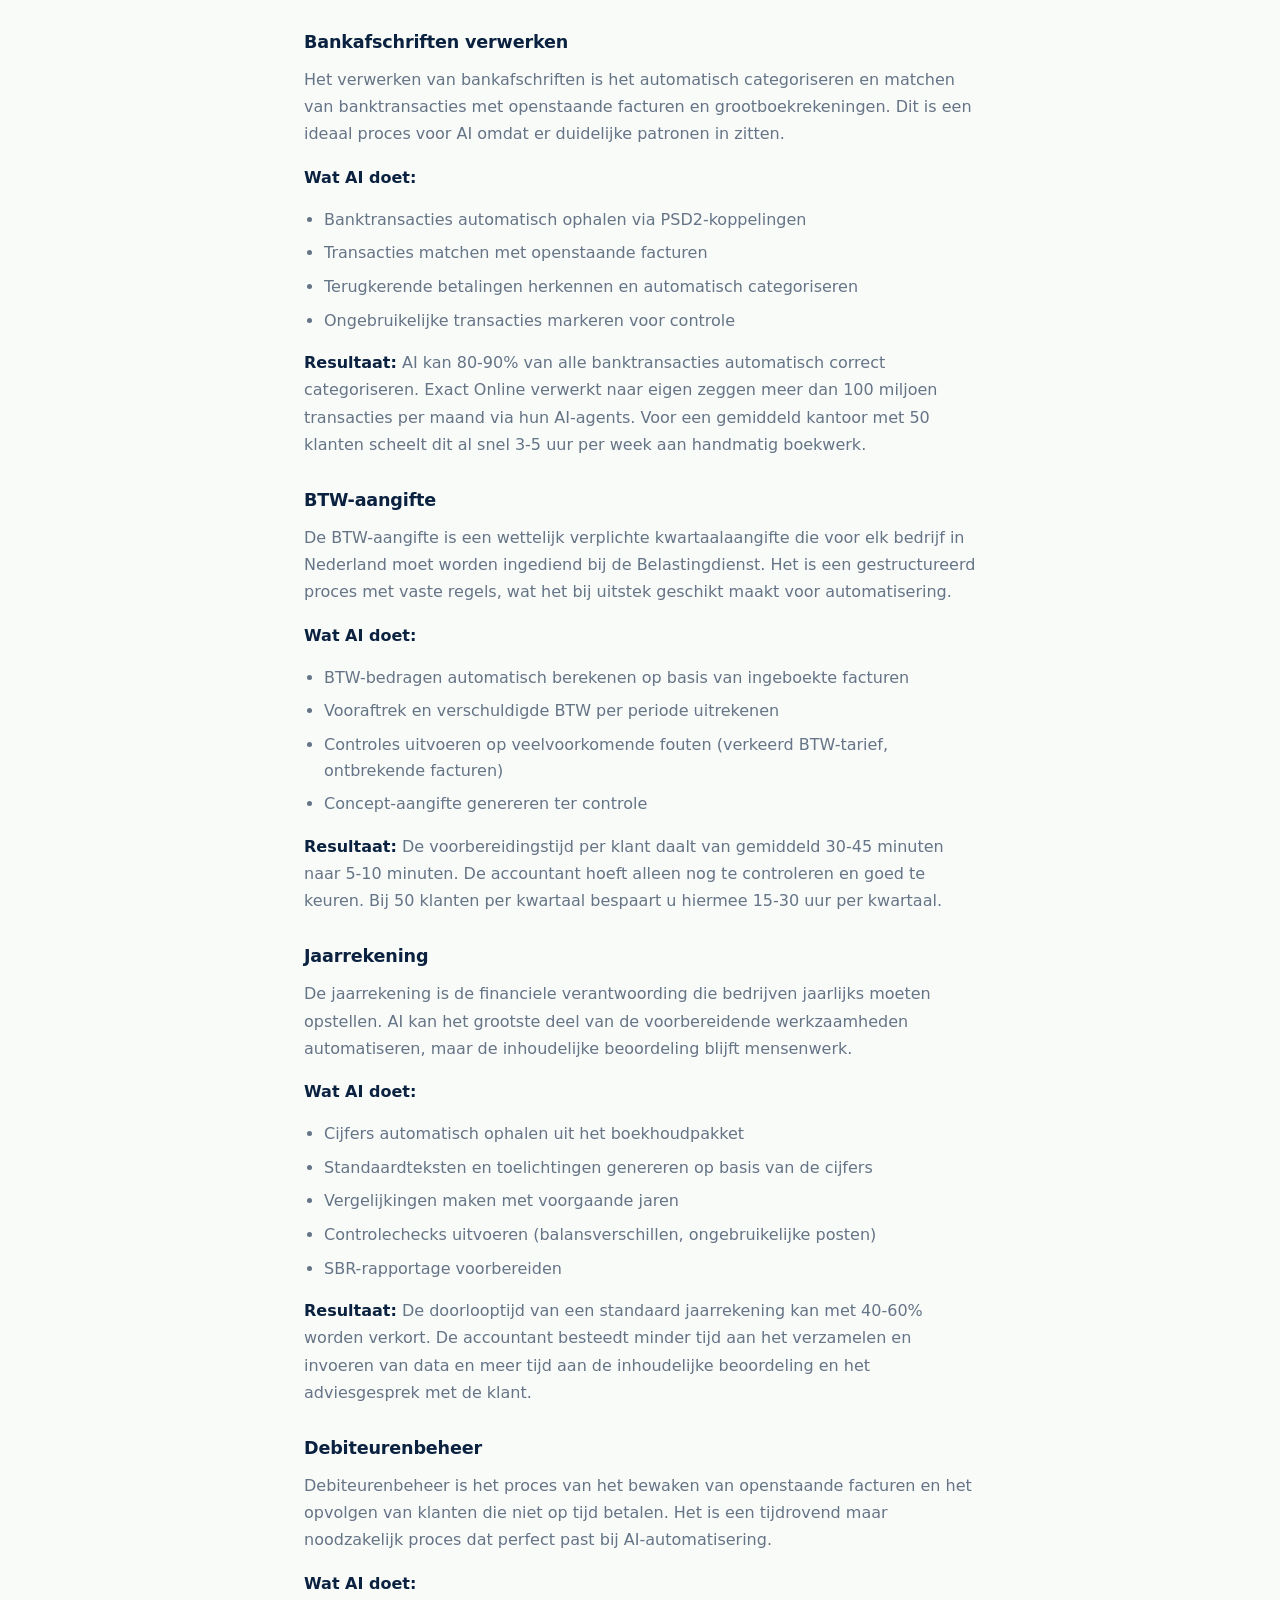
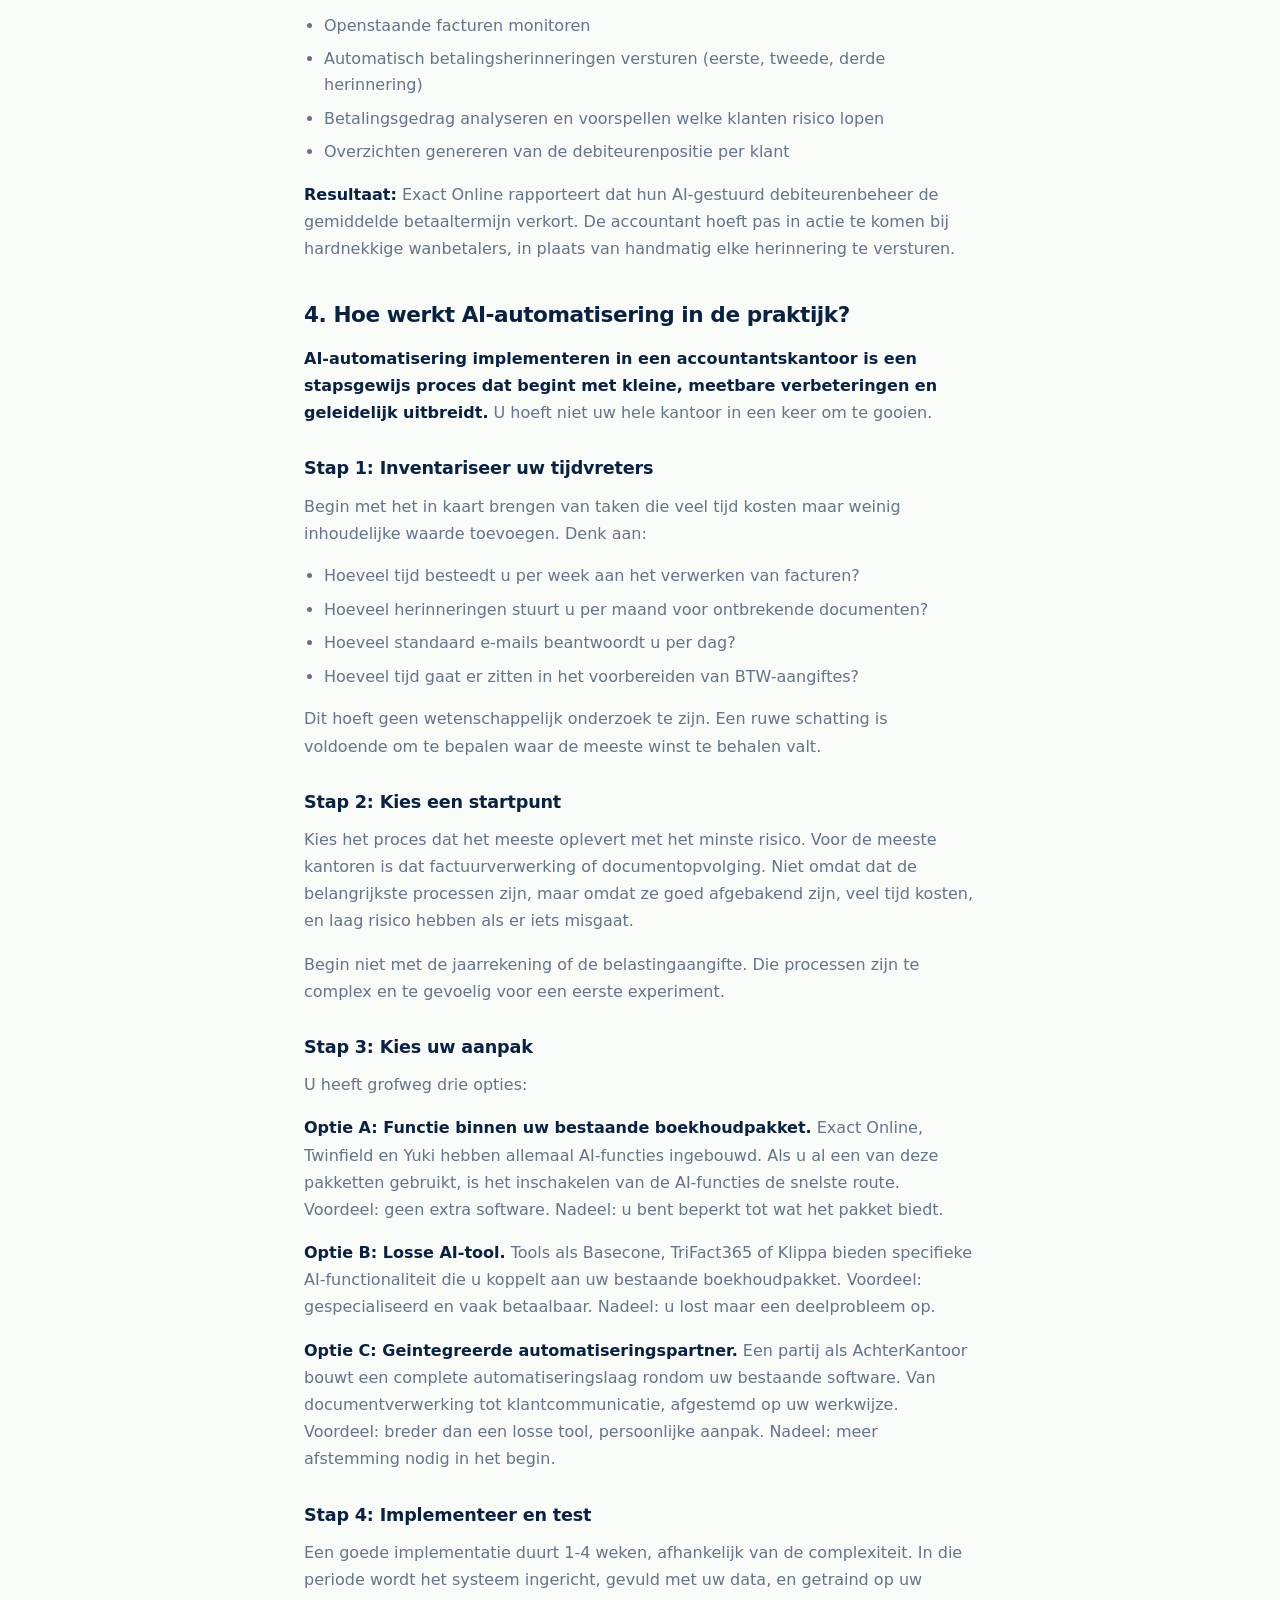
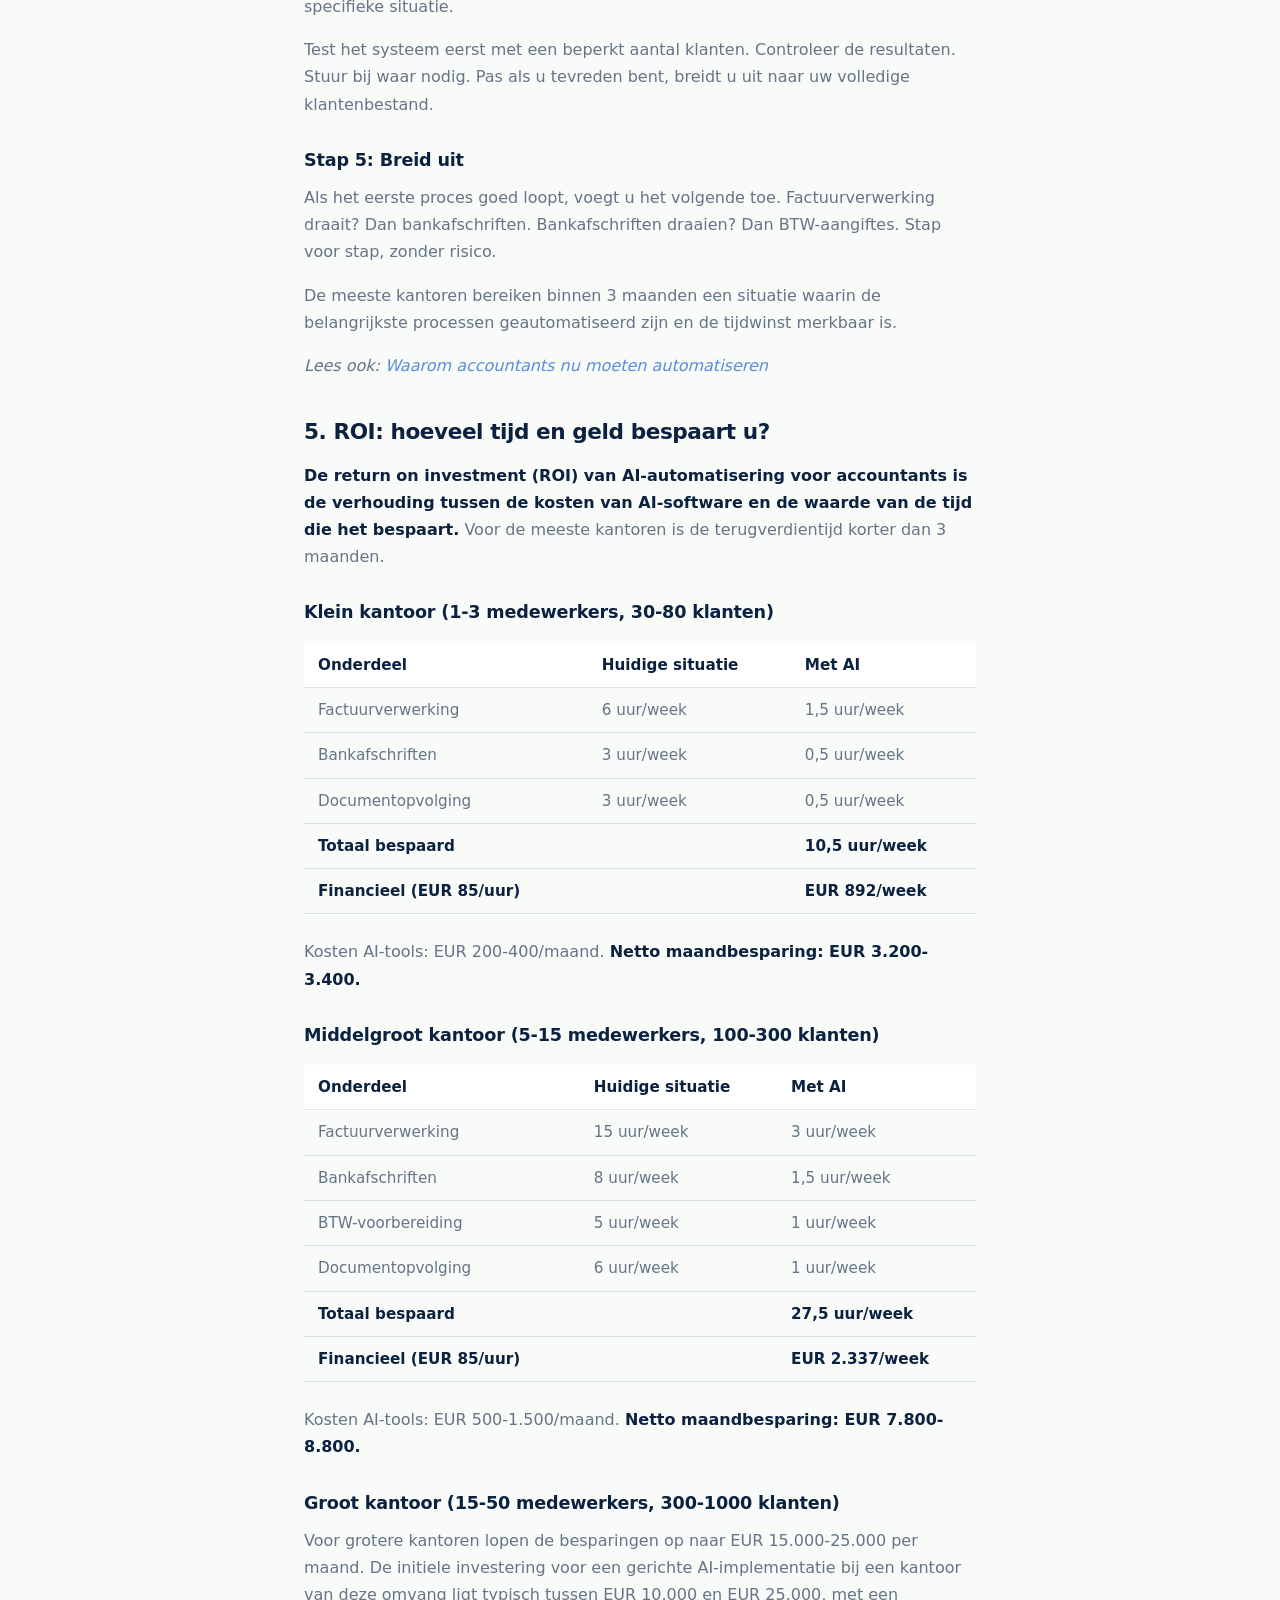
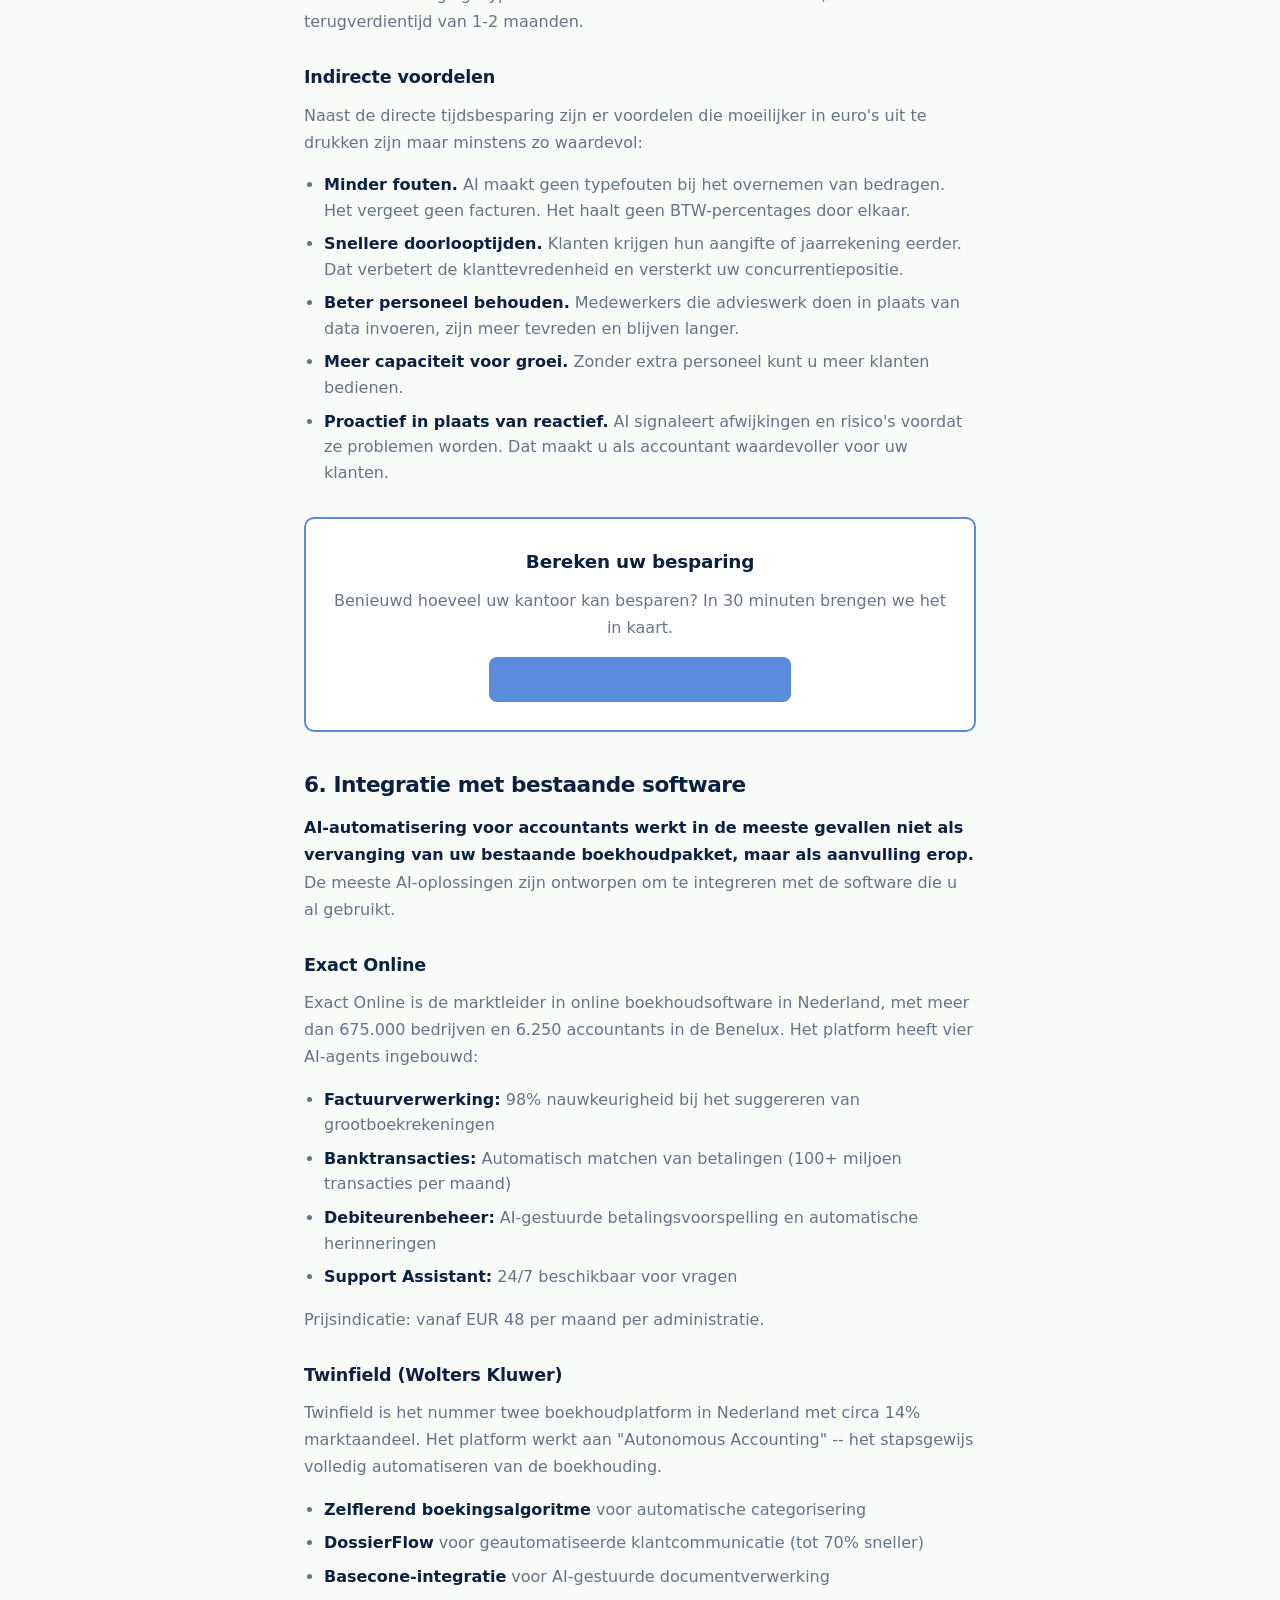
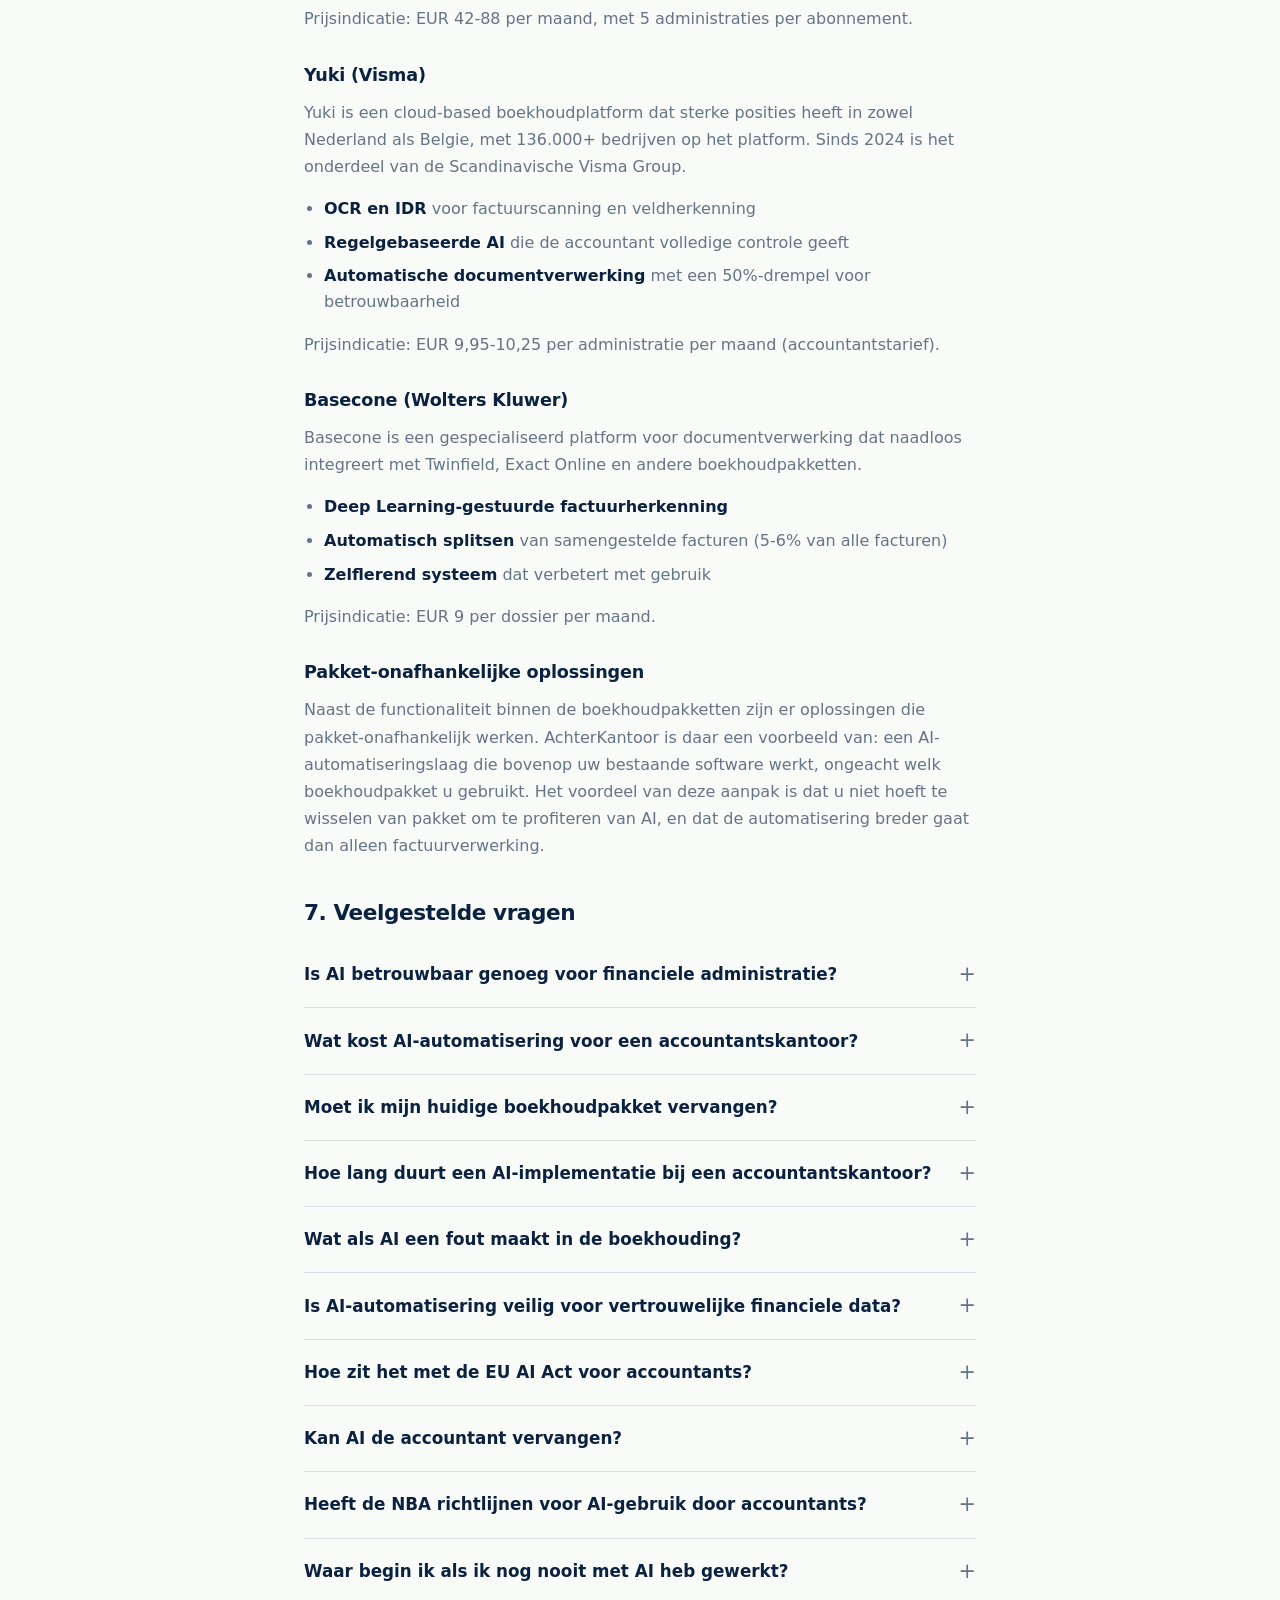
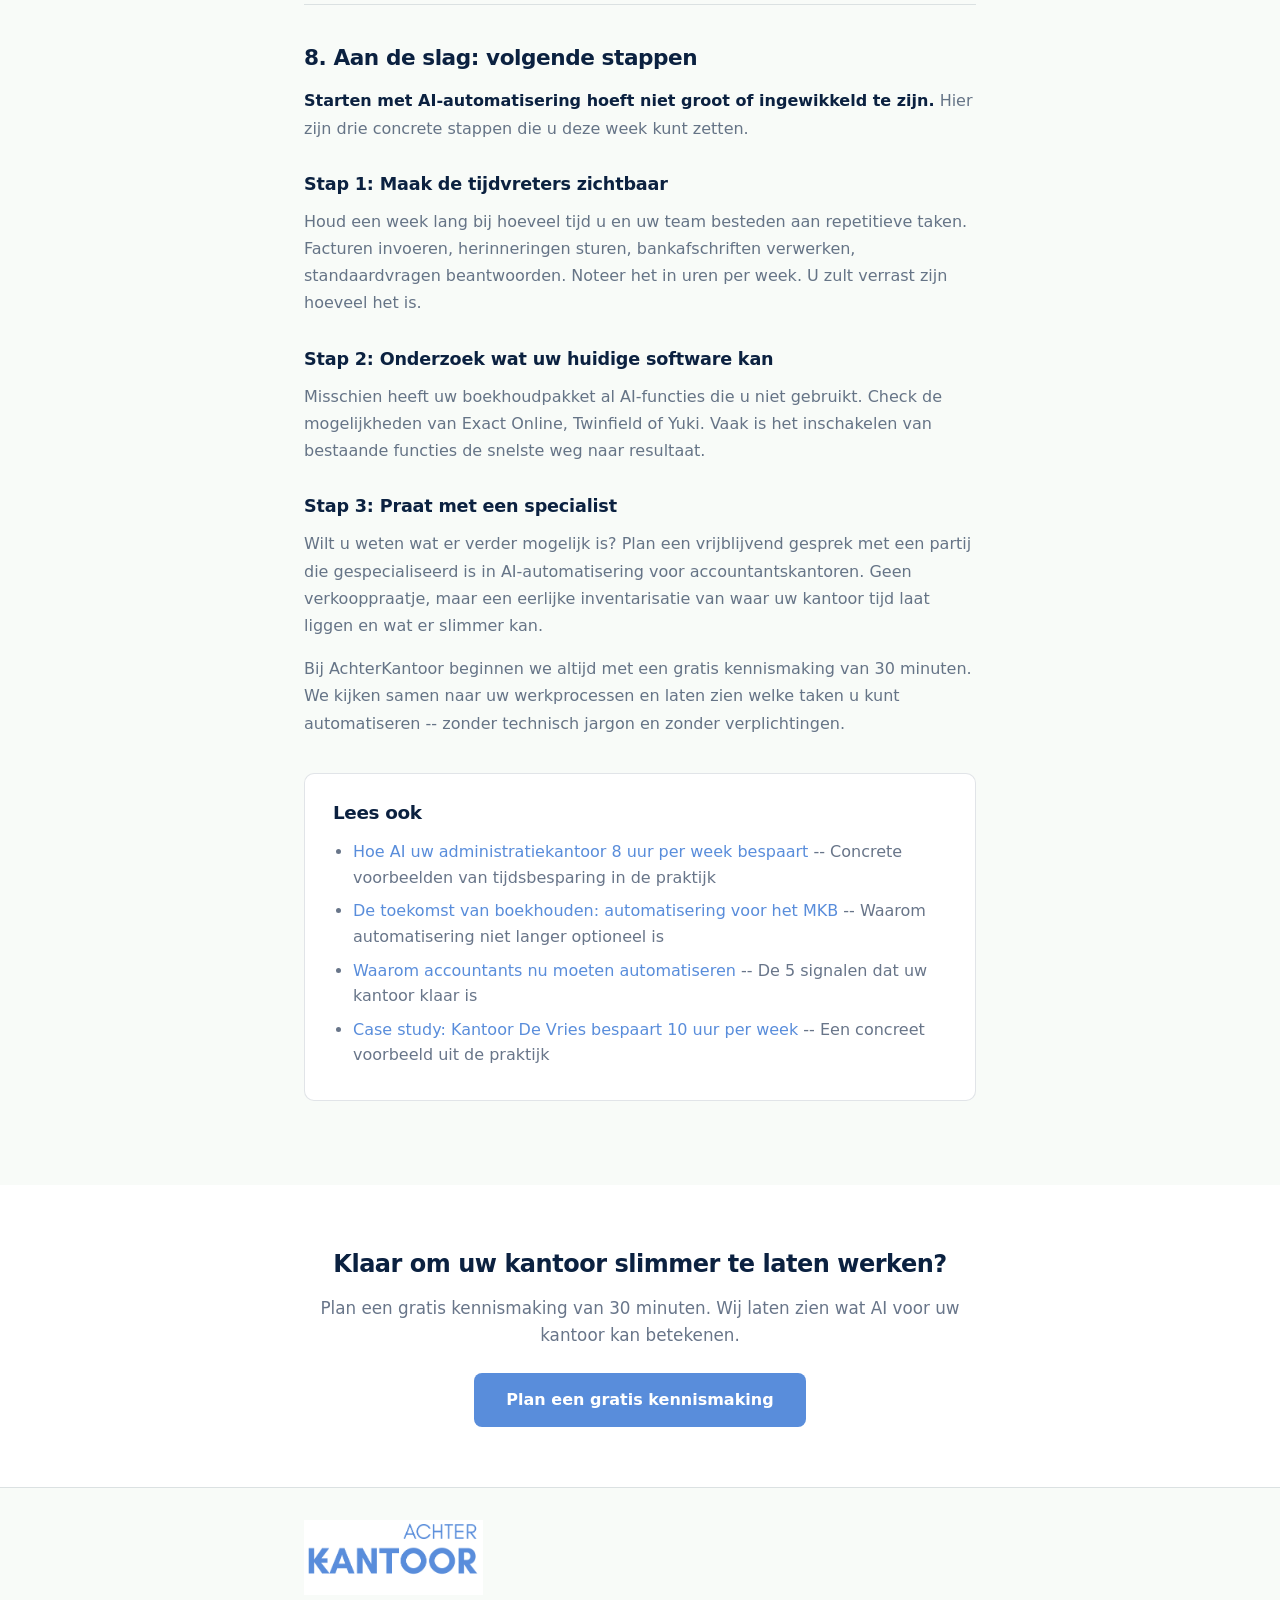
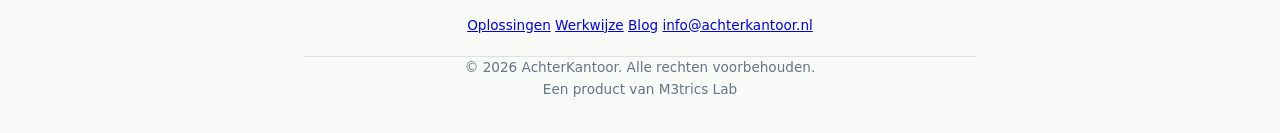
<file: blog/ai-voor-accountants.html>
<!DOCTYPE html>
<html lang="nl">
<head>
    <meta charset="UTF-8">
    <meta name="viewport" content="width=device-width, initial-scale=1.0">
    <title>AI voor Accountants: De Complete Gids (2026) — AchterKantoor</title>
    <meta name="description" content="Alles over AI voor accountants: welke processen u kunt automatiseren, hoeveel tijd en geld het bespaart, en hoe u vandaag nog begint. De complete gids voor Nederlandse kantoren.">
    <meta property="og:title" content="AI voor Accountants: De Complete Gids (2026)">
    <meta property="og:description" content="Ontdek hoe AI-automatisering uw accountantskantoor 8-15 uur per week bespaart. Concrete cijfers, praktijkvoorbeelden en stapsgewijs advies.">
    <meta property="og:type" content="article">
    <meta property="og:url" content="https://achterkantoor.nl/blog/ai-voor-accountants.html">
    <meta property="og:image" content="https://achterkantoor.nl/og-image.png">
    <meta name="twitter:card" content="summary_large_image">
    <link rel="canonical" href="https://achterkantoor.nl/blog/ai-voor-accountants.html">
    <meta http-equiv="Content-Security-Policy" content="default-src 'self'; script-src 'self' 'unsafe-inline' gc.zgo.at https://app.cal.com; style-src 'self' 'unsafe-inline'; img-src 'self' data: https://app.cal.com; connect-src 'self' achterkantoor.goatcounter.com https://app.cal.com; frame-src https://app.cal.com;">
    <link rel="icon" href="/favicon.ico">
    <script type="application/ld+json">
    {
        "@context": "https://schema.org",
        "@type": "BlogPosting",
        "headline": "AI voor Accountants: De Complete Gids",
        "description": "Alles over AI voor accountants: welke processen u kunt automatiseren, hoeveel tijd en geld het bespaart, en hoe u vandaag nog begint. De complete gids voor Nederlandse accountantskantoren.",
        "image": "https://achterkantoor.nl/og-image.png",
        "author": {
            "@type": "Organization",
            "@id": "https://achterkantoor.nl/#organization",
            "name": "AchterKantoor",
            "url": "https://achterkantoor.nl"
        },
        "publisher": {
            "@type": "Organization",
            "@id": "https://achterkantoor.nl/#organization",
            "name": "AchterKantoor",
            "url": "https://achterkantoor.nl",
            "logo": {
                "@type": "ImageObject",
                "url": "https://achterkantoor.nl/og-image.png"
            }
        },
        "datePublished": "2026-04-08",
        "dateModified": "2026-04-08",
        "mainEntityOfPage": {
            "@type": "WebPage",
            "@id": "https://achterkantoor.nl/blog/ai-voor-accountants.html"
        },
        "inLanguage": "nl",
        "keywords": ["AI voor accountants", "AI boekhouding", "automatisering accountantskantoor", "AI administratiekantoor"],
        "articleSection": "AI Automatisering",
        "wordCount": 3800
    }
    </script>
    <script type="application/ld+json">
    {
        "@context": "https://schema.org",
        "@type": "BreadcrumbList",
        "itemListElement": [
            {
                "@type": "ListItem",
                "position": 1,
                "name": "Home",
                "item": "https://achterkantoor.nl"
            },
            {
                "@type": "ListItem",
                "position": 2,
                "name": "Blog",
                "item": "https://achterkantoor.nl/blog/"
            },
            {
                "@type": "ListItem",
                "position": 3,
                "name": "AI voor Accountants: De Complete Gids",
                "item": "https://achterkantoor.nl/blog/ai-voor-accountants.html"
            }
        ]
    }
    </script>
    <script type="application/ld+json">
    {
        "@context": "https://schema.org",
        "@type": "FAQPage",
        "mainEntity": [
            {
                "@type": "Question",
                "name": "Is AI betrouwbaar genoeg voor financiele administratie?",
                "acceptedAnswer": {
                    "@type": "Answer",
                    "text": "Ja, mits u het goed inzet. AI-gestuurde factuurherkenning bereikt een nauwkeurigheid van 95-98% bij standaard facturen. Bij banktransacties ligt dat op 80-90%. AI vervangt niet de controle door de accountant. Het bereidt het werk voor, de accountant keurt goed."
                }
            },
            {
                "@type": "Question",
                "name": "Wat kost AI-automatisering voor een accountantskantoor?",
                "acceptedAnswer": {
                    "@type": "Answer",
                    "text": "De kosten varieren afhankelijk van de aanpak. Losse tools als Basecone kosten EUR 9 per dossier per maand. TriFact365 begint bij EUR 22 per maand. De AI-functies in Exact Online en Twinfield zitten in het standaardabonnement (vanaf EUR 42-48 per maand). Voor een breder automatiseringstraject moet u rekenen op EUR 200-1.500 per maand. De terugverdientijd is doorgaans korter dan 3 maanden."
                }
            },
            {
                "@type": "Question",
                "name": "Moet ik mijn huidige boekhoudpakket vervangen?",
                "acceptedAnswer": {
                    "@type": "Answer",
                    "text": "Nee. De meeste AI-oplossingen werken als aanvulling op uw bestaande software. Of u nu Exact Online, Twinfield, Yuki of een ander pakket gebruikt -- er zijn AI-tools die ermee integreren. U hoeft niet te switchen om te profiteren van automatisering."
                }
            },
            {
                "@type": "Question",
                "name": "Hoe lang duurt een AI-implementatie bij een accountantskantoor?",
                "acceptedAnswer": {
                    "@type": "Answer",
                    "text": "Een gerichte implementatie -- bijvoorbeeld het automatiseren van factuurverwerking of documentopvolging -- duurt 1-4 weken. Een breder traject waarbij meerdere processen worden geautomatiseerd, duurt typisch 2-3 maanden."
                }
            },
            {
                "@type": "Question",
                "name": "Wat als AI een fout maakt in de boekhouding?",
                "acceptedAnswer": {
                    "@type": "Answer",
                    "text": "Goede AI-systemen werken met een human-in-the-loop principe: de AI doet het voorbereidende werk, maar een mens controleert en keurt goed. Bij twijfelgevallen markeert het systeem de transactie voor handmatige controle. U bent als accountant altijd eindverantwoordelijk."
                }
            },
            {
                "@type": "Question",
                "name": "Is AI-automatisering veilig voor vertrouwelijke financiele data?",
                "acceptedAnswer": {
                    "@type": "Answer",
                    "text": "Ja, op voorwaarde dat u kiest voor een aanbieder die voldoet aan de Nederlandse en Europese privacywetgeving (AVG/GDPR). Reputable aanbieders hosten data in Europese datacenters en voldoen aan ISO 27001 en SOC 2 certificeringen."
                }
            },
            {
                "@type": "Question",
                "name": "Hoe zit het met de EU AI Act voor accountants?",
                "acceptedAnswer": {
                    "@type": "Answer",
                    "text": "De EU AI Act is sinds februari 2025 van kracht. De meeste AI-toepassingen in de accountancy vallen onder de categorie beperkt risico, wat betekent dat er transparantieverplichtingen gelden maar geen zware regulering. U moet klanten kunnen informeren dat AI wordt ingezet en menselijk toezicht behouden."
                }
            },
            {
                "@type": "Question",
                "name": "Kan AI de accountant vervangen?",
                "acceptedAnswer": {
                    "@type": "Answer",
                    "text": "Nee. AI vervangt het repetitieve werk dat een accountant eigenlijk niet zou moeten doen -- het invoerwerk, het sorteerwerk, het herhalingswerk. Wat overblijft is precies datgene waar klanten een accountant voor nodig hebben: advies, inzicht, meedenken, en complexe vraagstukken oplossen."
                }
            },
            {
                "@type": "Question",
                "name": "Heeft de NBA richtlijnen voor AI-gebruik door accountants?",
                "acceptedAnswer": {
                    "@type": "Answer",
                    "text": "De NBA volgt de ontwikkelingen rondom AI actief. De algemene richtlijn is dat de accountant verantwoordelijk blijft voor de kwaliteit van het werk, ongeacht of er AI-tools worden ingezet. Het is verstandig om in uw dossier vast te leggen welke AI-tools u gebruikt en hoe u de output controleert."
                }
            },
            {
                "@type": "Question",
                "name": "Waar begin ik als accountant met AI als ik nog geen ervaring heb?",
                "acceptedAnswer": {
                    "@type": "Answer",
                    "text": "Begin klein. Kies een proces dat veel tijd kost en weinig risico heeft -- documentopvolging of factuurverwerking zijn goede startpunten. Test het met een paar klanten, kijk wat het oplevert, en breid pas uit als u tevreden bent. U hoeft geen technische kennis te hebben."
                }
            }
        ]
    }
    </script>
    <style>
        :root {
            --bg: #f8fbf8;
            --text: #0b2140;
            --muted: rgba(11, 33, 64, 0.62);
            --accent: #598DDB;
            --accent-hover: #0b2140;
            --card-bg: #ffffff;
            --border: rgba(11, 33, 64, 0.12);
            --section-alt: #ffffff;
            --green: #16a34a;
        }
        * { margin: 0; padding: 0; box-sizing: border-box; }
        body {
            font-family: -apple-system, BlinkMacSystemFont, 'Segoe UI', system-ui, sans-serif;
            color: var(--text);
            background: var(--bg);
            line-height: 1.6;
            -webkit-font-smoothing: antialiased;
        }
        .container { max-width: 720px; margin: 0 auto; padding: 0 24px; }
        nav { padding: 20px 0; border-bottom: 1px solid var(--border); }
        nav .container { display: flex; justify-content: space-between; align-items: center; }
        .logo { text-decoration: none; }
        .logo-img { display: block; width: clamp(148px, 14vw, 188px); height: auto; }
        nav a.cta-link { color: var(--accent); text-decoration: none; font-weight: 500; font-size: 0.95rem; }
        nav a.cta-link:hover { text-decoration: underline; }
        .nav-links { display: flex; gap: 20px; align-items: center; }

        .back-link {
            display: inline-block;
            margin: 24px 0 0;
            color: var(--accent);
            text-decoration: none;
            font-size: 0.95rem;
            font-weight: 500;
        }
        .back-link:hover { text-decoration: underline; }

        .article-header {
            padding: 40px 0 32px;
        }
        .article-header .tag {
            display: inline-block;
            font-size: 0.8rem;
            font-weight: 600;
            color: var(--accent);
            text-transform: uppercase;
            letter-spacing: 0.04em;
            margin-bottom: 12px;
        }
        .article-header h1 {
            font-size: clamp(1.75rem, 4vw, 2.25rem);
            font-weight: 800;
            line-height: 1.2;
            letter-spacing: -0.03em;
            margin-bottom: 12px;
        }
        .article-header .meta {
            color: var(--muted);
            font-size: 0.9rem;
        }

        .article-content {
            padding-bottom: 48px;
        }
        .article-content h2 {
            font-size: 1.35rem;
            font-weight: 700;
            margin: 36px 0 12px;
            letter-spacing: -0.02em;
        }
        .article-content h3 {
            font-size: 1.1rem;
            font-weight: 600;
            margin: 28px 0 10px;
            letter-spacing: -0.01em;
        }
        .article-content p {
            color: var(--muted);
            font-size: 1rem;
            margin-bottom: 16px;
            line-height: 1.7;
        }
        .article-content ul, .article-content ol {
            margin: 0 0 16px 20px;
            color: var(--muted);
            font-size: 1rem;
        }
        .article-content ul li, .article-content ol li {
            margin-bottom: 8px;
            line-height: 1.6;
        }
        .article-content a {
            color: var(--accent);
            text-decoration: none;
        }
        .article-content a:hover {
            text-decoration: underline;
        }
        .article-content strong {
            color: var(--text);
        }

        .tldr-box {
            background: var(--section-alt);
            border: 1px solid var(--border);
            border-radius: 10px;
            padding: 24px 28px;
            margin-bottom: 32px;
        }
        .tldr-box h2 {
            margin-top: 0 !important;
            font-size: 1.1rem !important;
            color: var(--accent);
        }
        .tldr-box p {
            margin-bottom: 0;
        }

        .cta-box {
            background: var(--card-bg);
            border: 2px solid var(--accent);
            border-radius: 10px;
            padding: 28px;
            margin: 32px 0;
            text-align: center;
        }
        .cta-box h3 {
            margin-top: 0 !important;
            font-size: 1.15rem;
            color: var(--text);
        }
        .cta-box p {
            margin-bottom: 16px;
        }

        .toc-box {
            background: var(--card-bg);
            border: 1px solid var(--border);
            border-radius: 10px;
            padding: 24px 28px;
            margin-bottom: 32px;
        }
        .toc-box h2 {
            margin-top: 0 !important;
            font-size: 1.1rem !important;
            margin-bottom: 12px !important;
        }
        .toc-box ol {
            margin-bottom: 0;
        }
        .toc-box ol li {
            margin-bottom: 6px;
        }

        .roi-table {
            width: 100%;
            border-collapse: collapse;
            margin: 16px 0 24px;
            font-size: 0.95rem;
        }
        .roi-table th, .roi-table td {
            padding: 10px 14px;
            text-align: left;
            border-bottom: 1px solid var(--border);
        }
        .roi-table th {
            background: var(--section-alt);
            font-weight: 600;
            color: var(--text);
        }
        .roi-table td {
            color: var(--muted);
        }
        .roi-table tr:last-child td {
            font-weight: 600;
            color: var(--text);
        }

        .faq-section details {
            border-bottom: 1px solid var(--border);
            padding: 16px 0;
        }
        .faq-section details summary {
            font-weight: 600;
            font-size: 1.05rem;
            cursor: pointer;
            color: var(--text);
            list-style: none;
            display: flex;
            justify-content: space-between;
            align-items: center;
        }
        .faq-section details summary::-webkit-details-marker { display: none; }
        .faq-section details summary::after {
            content: '+';
            font-size: 1.3rem;
            font-weight: 300;
            color: var(--muted);
            transition: transform 0.2s;
        }
        .faq-section details[open] summary::after {
            content: '-';
        }
        .faq-section details p {
            margin-top: 12px;
        }

        .final-cta {
            text-align: center;
            padding: 60px 0;
            background: var(--section-alt);
        }
        .final-cta h2 { font-size: 1.5rem; font-weight: 700; margin-bottom: 12px; letter-spacing: -0.02em; }
        .final-cta p { color: var(--muted); margin-bottom: 24px; font-size: 1.05rem; }
        .btn {
            display: inline-block; background: var(--accent); color: #fff; padding: 14px 32px;
            border-radius: 8px; text-decoration: none; font-weight: 600; font-size: 1rem; transition: background 0.2s;
        }
        .btn:hover { background: var(--accent-hover); }
        .btn-sm {
            padding: 10px 24px;
            font-size: 0.95rem;
        }
        footer { padding: 32px 0; border-top: 1px solid var(--border); text-align: center; color: var(--muted); font-size: 0.85rem; }

        .read-also {
            background: var(--card-bg);
            border: 1px solid var(--border);
            border-radius: 10px;
            padding: 24px 28px;
            margin: 36px 0;
        }
        .read-also h2 {
            margin-top: 0 !important;
            font-size: 1.15rem !important;
            margin-bottom: 12px !important;
        }
        .read-also ul {
            margin-bottom: 0;
        }

        .nav-toggle { display: none; background: none; border: 1px solid var(--border); border-radius: 8px; padding: 8px 10px; color: var(--text); font-size: 0.95rem; }
        @media (max-width: 639px) {
            nav .container { gap: 12px; }
            nav .nav-links { display: none; }
            .nav-toggle { display: inline-flex; align-items: center; justify-content: center; }
            .roi-table { font-size: 0.85rem; }
            .roi-table th, .roi-table td { padding: 8px 10px; }
        }
        html { scroll-behavior: smooth; }
    </style>
    <link rel="preconnect" href="https://api.fontshare.com" crossorigin>
    <link rel="preconnect" href="https://fonts.googleapis.com">
    <link rel="preconnect" href="https://fonts.gstatic.com" crossorigin>
    <link href="https://api.fontshare.com/v2/css?f[]=switzer@300,400,500,600,700,800&display=swap" rel="stylesheet">
    <link href="https://fonts.googleapis.com/css2?family=JetBrains+Mono:wght@400;500&display=swap" rel="stylesheet">
</head>
<body>

<nav class="site-nav" aria-label="Hoofdnavigatie">
    <div class="container nav-inner">
        <a href="/" class="logo" aria-label="AchterKantoor home">
            <img src="/branding/logo-nav-user.png" alt="AchterKantoor" class="logo-img">
        </a>
        <button class="nav-toggle" type="button" aria-label="Open navigatie" aria-expanded="false">Menu</button>
        <div class="nav-links" id="navLinks">
            <a href="/oplossingen/">Oplossingen</a>
            <a href="/wat-we-doen/">Werkwijze</a>
            <a href="/blog/">Blog</a>
            <a href="/oplossingen/" class="nav-cta">Start hier</a>
        </div>
    </div>
</nav>

<div class="container">
    <a href="/blog/" class="back-link">&larr; Terug naar blog</a>
</div>

<article>
    <header class="article-header">
        <div class="container">
            <span class="tag">Complete gids</span>
            <h1>AI voor Accountants: De Complete Gids</h1>
            <p class="meta">8 april 2026 &middot; 18 min leestijd</p>
        </div>
    </header>

    <div class="container article-content">

        <div class="tldr-box">
            <h2>Samenvatting</h2>
            <p>AI-automatisering helpt accountants en administratiekantoren om repetitieve taken zoals factuurverwerking, bankmutaties en BTW-aangiftes sneller en nauwkeuriger af te handelen. Nederlandse kantoren die AI inzetten besparen gemiddeld 8 tot 15 uur per week per medewerker. De technologie is nu betaalbaar, werkt met bestaande software zoals Exact Online en Twinfield, en vereist geen technische kennis. In deze gids leest u precies wat AI kan betekenen voor uw kantoor, hoeveel het oplevert, en hoe u ermee begint.</p>
        </div>

        <div class="toc-box">
            <h2>Inhoud</h2>
            <ol>
                <li><a href="#wat-is-ai">Wat is AI voor accountants?</a></li>
                <li><a href="#waarom-nu">Waarom nu? De uitdagingen in de accountancy</a></li>
                <li><a href="#processen">Welke processen kun je automatiseren?</a></li>
                <li><a href="#hoe-werkt-het">Hoe werkt AI-automatisering in de praktijk?</a></li>
                <li><a href="#roi">ROI: hoeveel tijd en geld bespaart u?</a></li>
                <li><a href="#integratie">Integratie met bestaande software</a></li>
                <li><a href="#faq">Veelgestelde vragen</a></li>
                <li><a href="#aan-de-slag">Aan de slag: volgende stappen</a></li>
            </ol>
        </div>

        <!-- SECTION 1: WAT IS AI -->
        <h2 id="wat-is-ai">1. Wat is AI voor accountants?</h2>

        <p><strong>AI voor accountants is het inzetten van kunstmatige intelligentie om routinematige boekhoudtaken te automatiseren, zodat accountants meer tijd overhouden voor advieswerk en klantrelaties.</strong> Het gaat om software die zelfstandig leert van data, patronen herkent, en taken uitvoert die voorheen handmatig gedaan werden -- zoals facturen verwerken, banktransacties categoriseren, en rapporten genereren.</p>

        <h3>Geen sciencefiction, maar praktische software</h3>

        <p>Laten we direct een misverstand uit de weg ruimen. AI voor accountants is geen robot die uw kantoor overneemt. Het is geen futuristische technologie waar u een IT-afdeling voor nodig heeft. Het is software die specifieke, duidelijk afgebakende taken sneller en nauwkeuriger uitvoert dan een mens dat handmatig kan.</p>

        <p>Denk aan het verschil tussen een rekenmachine en hoofdrekenen. Een rekenmachine vervangt u niet als accountant. Maar u zou ook niet meer zonder willen werken. AI is de volgende stap in diezelfde lijn: gereedschap dat u beter maakt in uw werk.</p>

        <p>In de praktijk betekent AI voor accountants drie dingen:</p>

        <p><strong>Herkenning.</strong> De software herkent facturen, bonnetjes en bankafschriften. Het leest bedragen, BTW-nummers, leveranciersnamen en datums -- zonder dat u het handmatig hoeft in te voeren. Moderne AI bereikt hierbij een nauwkeurigheid van 95 tot 98% bij standaard facturen.</p>

        <p><strong>Categorisering.</strong> Op basis van patronen uit eerdere boekingen stelt AI voor op welke grootboekrekening een transactie thuishoort. Na een korte leerperiode worden deze voorstellen steeds nauwkeuriger. AI kan tot 80-90% van banktransacties automatisch correct categoriseren.</p>

        <p><strong>Automatisering.</strong> Terugkerende taken worden automatisch uitgevoerd. Herinneringen voor ontbrekende stukken gaan vanzelf de deur uit. Follow-ups worden automatisch ingepland. Standaardvragen van klanten worden beantwoord zonder dat er een medewerker aan te pas hoeft te komen.</p>

        <h3>Hoe verschilt AI van gewone automatisering?</h3>

        <p>Traditionele automatisering werkt met vaste regels: als X, dan Y. AI gaat een stap verder. Het leert van de data die het verwerkt en past zich aan. Een traditioneel systeem kan een factuur alleen verwerken als het format exact overeenkomt met een vooraf ingesteld sjabloon. AI herkent een factuur ook als het format afwijkt, omdat het geleerd heeft wat de essentiele elementen zijn.</p>

        <p>Dit verschil maakt AI bijzonder geschikt voor de accountancy, waar u te maken heeft met honderden klanten die allemaal hun eigen manier hebben om documenten aan te leveren.</p>

        <!-- SECTION 2: WAAROM NU -->
        <h2 id="waarom-nu">2. Waarom nu? De uitdagingen in de accountancy</h2>

        <p><strong>De Nederlandse accountancysector staat in 2026 voor drie grote uitdagingen die gelijktijdig spelen en elkaar versterken.</strong> AI biedt op elk van deze punten een concreet antwoord.</p>

        <h3>Het personeelstekort</h3>

        <p>Het personeelstekort in de accountancy is het meest urgente probleem waar de sector mee kampt. Ervaren medewerkers gaan met pensioen, en jonge accountants zijn schaars. Kantoren concurreren met consultancybureaus, fintechbedrijven en de overheid om hetzelfde talent.</p>

        <p>Het gevolg is dat kantoren niet genoeg mensen hebben om al het werk te doen. Niet omdat er minder werk is -- integendeel. Maar omdat er minder handen zijn om het te verzetten. En de handen die er zijn, worden steeds duurder.</p>

        <p>Meer mensen aannemen is voor veel kantoren simpelweg geen optie. Ze zijn er niet, of ze zijn te duur. Automatisering is geen luxe meer, het is noodzaak. Een AI-systeem dat de repetitieve taken overneemt, is het equivalent van een extra medewerker -- maar dan een die nooit ziek is, nooit vertrekt, en nooit klaagt over het saaie werk.</p>

        <h3>De werkdruk</h3>

        <p>Accountants besteden 60 tot 70% van hun tijd aan dataverzameling, data-invoer en standaardrapportages. Dat zijn taken die weinig waarde toevoegen maar wel het grootste deel van de werkdag in beslag nemen. Het gevolg: te weinig tijd voor advieswerk, te veel overuren, en medewerkers die uitvallen of vertrekken.</p>

        <p>De werkdruk wordt versterkt door toenemende regelgeving. Denk aan de Wwft-verplichtingen, UBO-registratie, SBR-rapportages en de EU AI Act. Elk stuk regelgeving vraagt extra controles, extra documentatie en extra tijd.</p>

        <p>AI pakt dit probleem aan de basis aan. Als 60-70% van uw tijd opgaat aan taken die een machine ook kan doen, dan is de oplossing niet harder werken -- het is slimmer werken.</p>

        <p><em>Lees ook: <a href="/blog/hoe-ai-8-uur-bespaart.html">Hoe AI uw administratiekantoor 8 uur per week bespaart</a></em></p>

        <h3>De digitalisering</h3>

        <p>Uw klanten verwachten anno 2026 dezelfde digitale ervaring van hun accountant als van hun bank of hun verzekeraar. Ze willen direct antwoord op hun vragen, digitale communicatie, en proactieve updates over hun financien. Kantoren die dat niet bieden, verliezen klanten aan concurrenten die het wel doen.</p>

        <p>Tegelijkertijd verandert het verdienmodel van de accountancy. Het uur-maal-tarief-model staat onder druk. Klanten willen geen factuur voor het opstellen van een BTW-aangifte -- ze verwachten dat dat "gewoon geregeld" is. De waarde zit steeds meer in het advies, niet in de verwerking.</p>

        <p>AI maakt die verschuiving mogelijk. Als de verwerking automatisch gaat, kan uw team zich richten op advies. En advieswerk levert meer op -- zowel in omzet als in klanttevredenheid.</p>

        <p><em>Lees ook: <a href="/blog/toekomst-boekhouden-automatisering.html">De toekomst van boekhouden: automatisering voor het MKB</a></em></p>

        <!-- MID-ARTICLE CTA -->
        <div class="cta-box">
            <h3>Benieuwd wat AI voor uw kantoor kan betekenen?</h3>
            <p>Plan een gratis kennismaking van 30 minuten. Geen verplichtingen.</p>
            <a href="https://cal.com/achterkantoor-app/30min" class="btn btn-sm" data-cal-link="achterkantoor-app/30min" data-cal-namespace="30min" data-cal-config='{"layout":"month_view","useSlotsViewOnSmallScreen":"true"}'>Plan een gratis kennismaking</a>
        </div>

        <!-- SECTION 3: PROCESSEN -->
        <h2 id="processen">3. Welke processen kun je automatiseren?</h2>

        <p><strong>AI-automatisering voor accountants is het meest effectief bij processen die een hoog volume, duidelijke patronen en veel herhaling kennen.</strong> Dit zijn de vijf processen waar Nederlandse kantoren de meeste tijdwinst behalen.</p>

        <h3>Factuurverwerking</h3>

        <p>Factuurverwerking is het meest geautomatiseerde proces in de accountancy. AI-gestuurde factuurherkenning leest inkomende facturen, extraheert de relevante gegevens (bedrag, BTW, leverancier, factuurnummer) en boekt ze automatisch in op de juiste grootboekrekening.</p>

        <p><strong>Wat AI doet:</strong></p>
        <ul>
            <li>Facturen scannen en herkennen, ongeacht het format (PDF, foto, e-mail)</li>
            <li>Relevante velden extraheren: bedrag, BTW-percentage, leverancier, datum</li>
            <li>Boekingsvoorstel doen op basis van historische data</li>
            <li>Afwijkingen signaleren (ongewoon hoog bedrag, onbekende leverancier, ontbrekend BTW-nummer)</li>
        </ul>

        <p><strong>Resultaat:</strong> Een ervaren boekhouder verwerkt handmatig 10-15 facturen per uur. AI verwerkt er 80 tot 200 per uur, met een nauwkeurigheid van 95-98% bij standaard facturen. Bij afwijkende facturen markeert het systeem de factuur voor handmatige controle.</p>

        <p>Tools als Basecone (EUR 9 per dossier per maand), TriFact365 (vanaf EUR 22 per maand) en Klippa bieden deze functionaliteit als losstaande oplossing. De grote boekhoudpakketten zoals Exact Online en Twinfield hebben vergelijkbare AI-functies ingebouwd.</p>

        <h3>Bankafschriften verwerken</h3>

        <p>Het verwerken van bankafschriften is het automatisch categoriseren en matchen van banktransacties met openstaande facturen en grootboekrekeningen. Dit is een ideaal proces voor AI omdat er duidelijke patronen in zitten.</p>

        <p><strong>Wat AI doet:</strong></p>
        <ul>
            <li>Banktransacties automatisch ophalen via PSD2-koppelingen</li>
            <li>Transacties matchen met openstaande facturen</li>
            <li>Terugkerende betalingen herkennen en automatisch categoriseren</li>
            <li>Ongebruikelijke transacties markeren voor controle</li>
        </ul>

        <p><strong>Resultaat:</strong> AI kan 80-90% van alle banktransacties automatisch correct categoriseren. Exact Online verwerkt naar eigen zeggen meer dan 100 miljoen transacties per maand via hun AI-agents. Voor een gemiddeld kantoor met 50 klanten scheelt dit al snel 3-5 uur per week aan handmatig boekwerk.</p>

        <h3>BTW-aangifte</h3>

        <p>De BTW-aangifte is een wettelijk verplichte kwartaalaangifte die voor elk bedrijf in Nederland moet worden ingediend bij de Belastingdienst. Het is een gestructureerd proces met vaste regels, wat het bij uitstek geschikt maakt voor automatisering.</p>

        <p><strong>Wat AI doet:</strong></p>
        <ul>
            <li>BTW-bedragen automatisch berekenen op basis van ingeboekte facturen</li>
            <li>Vooraftrek en verschuldigde BTW per periode uitrekenen</li>
            <li>Controles uitvoeren op veelvoorkomende fouten (verkeerd BTW-tarief, ontbrekende facturen)</li>
            <li>Concept-aangifte genereren ter controle</li>
        </ul>

        <p><strong>Resultaat:</strong> De voorbereidingstijd per klant daalt van gemiddeld 30-45 minuten naar 5-10 minuten. De accountant hoeft alleen nog te controleren en goed te keuren. Bij 50 klanten per kwartaal bespaart u hiermee 15-30 uur per kwartaal.</p>

        <h3>Jaarrekening</h3>

        <p>De jaarrekening is de financiele verantwoording die bedrijven jaarlijks moeten opstellen. AI kan het grootste deel van de voorbereidende werkzaamheden automatiseren, maar de inhoudelijke beoordeling blijft mensenwerk.</p>

        <p><strong>Wat AI doet:</strong></p>
        <ul>
            <li>Cijfers automatisch ophalen uit het boekhoudpakket</li>
            <li>Standaardteksten en toelichtingen genereren op basis van de cijfers</li>
            <li>Vergelijkingen maken met voorgaande jaren</li>
            <li>Controlechecks uitvoeren (balansverschillen, ongebruikelijke posten)</li>
            <li>SBR-rapportage voorbereiden</li>
        </ul>

        <p><strong>Resultaat:</strong> De doorlooptijd van een standaard jaarrekening kan met 40-60% worden verkort. De accountant besteedt minder tijd aan het verzamelen en invoeren van data en meer tijd aan de inhoudelijke beoordeling en het adviesgesprek met de klant.</p>

        <h3>Debiteurenbeheer</h3>

        <p>Debiteurenbeheer is het proces van het bewaken van openstaande facturen en het opvolgen van klanten die niet op tijd betalen. Het is een tijdrovend maar noodzakelijk proces dat perfect past bij AI-automatisering.</p>

        <p><strong>Wat AI doet:</strong></p>
        <ul>
            <li>Openstaande facturen monitoren</li>
            <li>Automatisch betalingsherinneringen versturen (eerste, tweede, derde herinnering)</li>
            <li>Betalingsgedrag analyseren en voorspellen welke klanten risico lopen</li>
            <li>Overzichten genereren van de debiteurenpositie per klant</li>
        </ul>

        <p><strong>Resultaat:</strong> Exact Online rapporteert dat hun AI-gestuurd debiteurenbeheer de gemiddelde betaaltermijn verkort. De accountant hoeft pas in actie te komen bij hardnekkige wanbetalers, in plaats van handmatig elke herinnering te versturen.</p>

        <!-- SECTION 4: HOE WERKT HET -->
        <h2 id="hoe-werkt-het">4. Hoe werkt AI-automatisering in de praktijk?</h2>

        <p><strong>AI-automatisering implementeren in een accountantskantoor is een stapsgewijs proces dat begint met kleine, meetbare verbeteringen en geleidelijk uitbreidt.</strong> U hoeft niet uw hele kantoor in een keer om te gooien.</p>

        <h3>Stap 1: Inventariseer uw tijdvreters</h3>

        <p>Begin met het in kaart brengen van taken die veel tijd kosten maar weinig inhoudelijke waarde toevoegen. Denk aan:</p>
        <ul>
            <li>Hoeveel tijd besteedt u per week aan het verwerken van facturen?</li>
            <li>Hoeveel herinneringen stuurt u per maand voor ontbrekende documenten?</li>
            <li>Hoeveel standaard e-mails beantwoordt u per dag?</li>
            <li>Hoeveel tijd gaat er zitten in het voorbereiden van BTW-aangiftes?</li>
        </ul>

        <p>Dit hoeft geen wetenschappelijk onderzoek te zijn. Een ruwe schatting is voldoende om te bepalen waar de meeste winst te behalen valt.</p>

        <h3>Stap 2: Kies een startpunt</h3>

        <p>Kies het proces dat het meeste oplevert met het minste risico. Voor de meeste kantoren is dat factuurverwerking of documentopvolging. Niet omdat dat de belangrijkste processen zijn, maar omdat ze goed afgebakend zijn, veel tijd kosten, en laag risico hebben als er iets misgaat.</p>

        <p>Begin niet met de jaarrekening of de belastingaangifte. Die processen zijn te complex en te gevoelig voor een eerste experiment.</p>

        <h3>Stap 3: Kies uw aanpak</h3>

        <p>U heeft grofweg drie opties:</p>

        <p><strong>Optie A: Functie binnen uw bestaande boekhoudpakket.</strong> Exact Online, Twinfield en Yuki hebben allemaal AI-functies ingebouwd. Als u al een van deze pakketten gebruikt, is het inschakelen van de AI-functies de snelste route. Voordeel: geen extra software. Nadeel: u bent beperkt tot wat het pakket biedt.</p>

        <p><strong>Optie B: Losse AI-tool.</strong> Tools als Basecone, TriFact365 of Klippa bieden specifieke AI-functionaliteit die u koppelt aan uw bestaande boekhoudpakket. Voordeel: gespecialiseerd en vaak betaalbaar. Nadeel: u lost maar een deelprobleem op.</p>

        <p><strong>Optie C: Geintegreerde automatiseringspartner.</strong> Een partij als AchterKantoor bouwt een complete automatiseringslaag rondom uw bestaande software. Van documentverwerking tot klantcommunicatie, afgestemd op uw werkwijze. Voordeel: breder dan een losse tool, persoonlijke aanpak. Nadeel: meer afstemming nodig in het begin.</p>

        <h3>Stap 4: Implementeer en test</h3>

        <p>Een goede implementatie duurt 1-4 weken, afhankelijk van de complexiteit. In die periode wordt het systeem ingericht, gevuld met uw data, en getraind op uw specifieke situatie.</p>

        <p>Test het systeem eerst met een beperkt aantal klanten. Controleer de resultaten. Stuur bij waar nodig. Pas als u tevreden bent, breidt u uit naar uw volledige klantenbestand.</p>

        <h3>Stap 5: Breid uit</h3>

        <p>Als het eerste proces goed loopt, voegt u het volgende toe. Factuurverwerking draait? Dan bankafschriften. Bankafschriften draaien? Dan BTW-aangiftes. Stap voor stap, zonder risico.</p>

        <p>De meeste kantoren bereiken binnen 3 maanden een situatie waarin de belangrijkste processen geautomatiseerd zijn en de tijdwinst merkbaar is.</p>

        <p><em>Lees ook: <a href="/blog/waarom-accountants-nu-automatiseren.html">Waarom accountants nu moeten automatiseren</a></em></p>

        <!-- SECTION 5: ROI -->
        <h2 id="roi">5. ROI: hoeveel tijd en geld bespaart u?</h2>

        <p><strong>De return on investment (ROI) van AI-automatisering voor accountants is de verhouding tussen de kosten van AI-software en de waarde van de tijd die het bespaart.</strong> Voor de meeste kantoren is de terugverdientijd korter dan 3 maanden.</p>

        <h3>Klein kantoor (1-3 medewerkers, 30-80 klanten)</h3>

        <table class="roi-table">
            <thead>
                <tr><th>Onderdeel</th><th>Huidige situatie</th><th>Met AI</th></tr>
            </thead>
            <tbody>
                <tr><td>Factuurverwerking</td><td>6 uur/week</td><td>1,5 uur/week</td></tr>
                <tr><td>Bankafschriften</td><td>3 uur/week</td><td>0,5 uur/week</td></tr>
                <tr><td>Documentopvolging</td><td>3 uur/week</td><td>0,5 uur/week</td></tr>
                <tr><td><strong>Totaal bespaard</strong></td><td></td><td><strong>10,5 uur/week</strong></td></tr>
                <tr><td><strong>Financieel</strong> (EUR 85/uur)</td><td></td><td><strong>EUR 892/week</strong></td></tr>
            </tbody>
        </table>
        <p>Kosten AI-tools: EUR 200-400/maand. <strong>Netto maandbesparing: EUR 3.200-3.400.</strong></p>

        <h3>Middelgroot kantoor (5-15 medewerkers, 100-300 klanten)</h3>

        <table class="roi-table">
            <thead>
                <tr><th>Onderdeel</th><th>Huidige situatie</th><th>Met AI</th></tr>
            </thead>
            <tbody>
                <tr><td>Factuurverwerking</td><td>15 uur/week</td><td>3 uur/week</td></tr>
                <tr><td>Bankafschriften</td><td>8 uur/week</td><td>1,5 uur/week</td></tr>
                <tr><td>BTW-voorbereiding</td><td>5 uur/week</td><td>1 uur/week</td></tr>
                <tr><td>Documentopvolging</td><td>6 uur/week</td><td>1 uur/week</td></tr>
                <tr><td><strong>Totaal bespaard</strong></td><td></td><td><strong>27,5 uur/week</strong></td></tr>
                <tr><td><strong>Financieel</strong> (EUR 85/uur)</td><td></td><td><strong>EUR 2.337/week</strong></td></tr>
            </tbody>
        </table>
        <p>Kosten AI-tools: EUR 500-1.500/maand. <strong>Netto maandbesparing: EUR 7.800-8.800.</strong></p>

        <h3>Groot kantoor (15-50 medewerkers, 300-1000 klanten)</h3>

        <p>Voor grotere kantoren lopen de besparingen op naar EUR 15.000-25.000 per maand. De initiele investering voor een gerichte AI-implementatie bij een kantoor van deze omvang ligt typisch tussen EUR 10.000 en EUR 25.000, met een terugverdientijd van 1-2 maanden.</p>

        <h3>Indirecte voordelen</h3>

        <p>Naast de directe tijdsbesparing zijn er voordelen die moeilijker in euro's uit te drukken zijn maar minstens zo waardevol:</p>
        <ul>
            <li><strong>Minder fouten.</strong> AI maakt geen typefouten bij het overnemen van bedragen. Het vergeet geen facturen. Het haalt geen BTW-percentages door elkaar.</li>
            <li><strong>Snellere doorlooptijden.</strong> Klanten krijgen hun aangifte of jaarrekening eerder. Dat verbetert de klanttevredenheid en versterkt uw concurrentiepositie.</li>
            <li><strong>Beter personeel behouden.</strong> Medewerkers die advieswerk doen in plaats van data invoeren, zijn meer tevreden en blijven langer.</li>
            <li><strong>Meer capaciteit voor groei.</strong> Zonder extra personeel kunt u meer klanten bedienen.</li>
            <li><strong>Proactief in plaats van reactief.</strong> AI signaleert afwijkingen en risico's voordat ze problemen worden. Dat maakt u als accountant waardevoller voor uw klanten.</li>
        </ul>

        <!-- MID-ARTICLE CTA 2 -->
        <div class="cta-box">
            <h3>Bereken uw besparing</h3>
            <p>Benieuwd hoeveel uw kantoor kan besparen? In 30 minuten brengen we het in kaart.</p>
            <a href="https://cal.com/achterkantoor-app/30min" class="btn btn-sm" data-cal-link="achterkantoor-app/30min" data-cal-namespace="30min" data-cal-config='{"layout":"month_view","useSlotsViewOnSmallScreen":"true"}'>Plan een gratis kennismaking</a>
        </div>

        <!-- SECTION 6: INTEGRATIE -->
        <h2 id="integratie">6. Integratie met bestaande software</h2>

        <p><strong>AI-automatisering voor accountants werkt in de meeste gevallen niet als vervanging van uw bestaande boekhoudpakket, maar als aanvulling erop.</strong> De meeste AI-oplossingen zijn ontworpen om te integreren met de software die u al gebruikt.</p>

        <h3>Exact Online</h3>

        <p>Exact Online is de marktleider in online boekhoudsoftware in Nederland, met meer dan 675.000 bedrijven en 6.250 accountants in de Benelux. Het platform heeft vier AI-agents ingebouwd:</p>
        <ul>
            <li><strong>Factuurverwerking:</strong> 98% nauwkeurigheid bij het suggereren van grootboekrekeningen</li>
            <li><strong>Banktransacties:</strong> Automatisch matchen van betalingen (100+ miljoen transacties per maand)</li>
            <li><strong>Debiteurenbeheer:</strong> AI-gestuurde betalingsvoorspelling en automatische herinneringen</li>
            <li><strong>Support Assistant:</strong> 24/7 beschikbaar voor vragen</li>
        </ul>
        <p>Prijsindicatie: vanaf EUR 48 per maand per administratie.</p>

        <h3>Twinfield (Wolters Kluwer)</h3>

        <p>Twinfield is het nummer twee boekhoudplatform in Nederland met circa 14% marktaandeel. Het platform werkt aan "Autonomous Accounting" -- het stapsgewijs volledig automatiseren van de boekhouding.</p>
        <ul>
            <li><strong>Zelflerend boekingsalgoritme</strong> voor automatische categorisering</li>
            <li><strong>DossierFlow</strong> voor geautomatiseerde klantcommunicatie (tot 70% sneller)</li>
            <li><strong>Basecone-integratie</strong> voor AI-gestuurde documentverwerking</li>
        </ul>
        <p>Prijsindicatie: EUR 42-88 per maand, met 5 administraties per abonnement.</p>

        <h3>Yuki (Visma)</h3>

        <p>Yuki is een cloud-based boekhoudplatform dat sterke posities heeft in zowel Nederland als Belgie, met 136.000+ bedrijven op het platform. Sinds 2024 is het onderdeel van de Scandinavische Visma Group.</p>
        <ul>
            <li><strong>OCR en IDR</strong> voor factuurscanning en veldherkenning</li>
            <li><strong>Regelgebaseerde AI</strong> die de accountant volledige controle geeft</li>
            <li><strong>Automatische documentverwerking</strong> met een 50%-drempel voor betrouwbaarheid</li>
        </ul>
        <p>Prijsindicatie: EUR 9,95-10,25 per administratie per maand (accountantstarief).</p>

        <h3>Basecone (Wolters Kluwer)</h3>

        <p>Basecone is een gespecialiseerd platform voor documentverwerking dat naadloos integreert met Twinfield, Exact Online en andere boekhoudpakketten.</p>
        <ul>
            <li><strong>Deep Learning-gestuurde factuurherkenning</strong></li>
            <li><strong>Automatisch splitsen</strong> van samengestelde facturen (5-6% van alle facturen)</li>
            <li><strong>Zelflerend systeem</strong> dat verbetert met gebruik</li>
        </ul>
        <p>Prijsindicatie: EUR 9 per dossier per maand.</p>

        <h3>Pakket-onafhankelijke oplossingen</h3>

        <p>Naast de functionaliteit binnen de boekhoudpakketten zijn er oplossingen die pakket-onafhankelijk werken. AchterKantoor is daar een voorbeeld van: een AI-automatiseringslaag die bovenop uw bestaande software werkt, ongeacht welk boekhoudpakket u gebruikt. Het voordeel van deze aanpak is dat u niet hoeft te wisselen van pakket om te profiteren van AI, en dat de automatisering breder gaat dan alleen factuurverwerking.</p>

        <!-- SECTION 7: FAQ -->
        <h2 id="faq">7. Veelgestelde vragen</h2>

        <div class="faq-section">
            <details>
                <summary>Is AI betrouwbaar genoeg voor financiele administratie?</summary>
                <p>Ja, mits u het goed inzet. AI-gestuurde factuurherkenning bereikt een nauwkeurigheid van 95-98% bij standaard facturen. Bij banktransacties ligt dat op 80-90%. Dat is vergelijkbaar met of beter dan een gemiddelde medewerker bij repetitief werk. Belangrijk: AI vervangt niet de controle door de accountant. Het bereidt het werk voor, de accountant keurt goed.</p>
            </details>

            <details>
                <summary>Wat kost AI-automatisering voor een accountantskantoor?</summary>
                <p>De kosten varieren afhankelijk van de aanpak. Losse tools als Basecone kosten EUR 9 per dossier per maand. TriFact365 begint bij EUR 22 per maand. De AI-functies in Exact Online en Twinfield zitten in het standaardabonnement (vanaf EUR 42-48 per maand). Voor een breder automatiseringstraject moet u rekenen op EUR 200-1.500 per maand, afhankelijk van de omvang van uw kantoor. De terugverdientijd is doorgaans korter dan 3 maanden.</p>
            </details>

            <details>
                <summary>Moet ik mijn huidige boekhoudpakket vervangen?</summary>
                <p>Nee. De meeste AI-oplossingen werken als aanvulling op uw bestaande software. Of u nu Exact Online, Twinfield, Yuki of een ander pakket gebruikt -- er zijn AI-tools die ermee integreren. U hoeft niet te switchen om te profiteren van automatisering.</p>
            </details>

            <details>
                <summary>Hoe lang duurt een AI-implementatie bij een accountantskantoor?</summary>
                <p>Een gerichte implementatie -- bijvoorbeeld het automatiseren van factuurverwerking of documentopvolging -- duurt 1-4 weken. Een breder traject waarbij meerdere processen worden geautomatiseerd, duurt typisch 2-3 maanden. U kunt vanaf dag een al resultaat zien bij eenvoudige automatiseringen.</p>
            </details>

            <details>
                <summary>Wat als AI een fout maakt in de boekhouding?</summary>
                <p>Goede AI-systemen werken met een "human-in-the-loop" principe: de AI doet het voorbereidende werk, maar een mens controleert en keurt goed. Bij twijfelgevallen markeert het systeem de transactie voor handmatige controle. U bent als accountant altijd eindverantwoordelijk, en het systeem is daarop ingericht.</p>
            </details>

            <details>
                <summary>Is AI-automatisering veilig voor vertrouwelijke financiele data?</summary>
                <p>Ja, op voorwaarde dat u kiest voor een aanbieder die voldoet aan de Nederlandse en Europese privacywetgeving (AVG/GDPR). Reputable aanbieders als Exact, Twinfield en Basecone hosten data in Europese datacenters en voldoen aan ISO 27001 en SOC 2 certificeringen. Let hier altijd op bij het kiezen van een leverancier.</p>
            </details>

            <details>
                <summary>Hoe zit het met de EU AI Act voor accountants?</summary>
                <p>De EU AI Act is sinds februari 2025 van kracht. De meeste AI-toepassingen in de accountancy vallen onder de categorie "beperkt risico", wat betekent dat er transparantieverplichtingen gelden maar geen zware regulering. U moet klanten kunnen informeren dat AI wordt ingezet bij de verwerking van hun data, en u moet menselijk toezicht behouden op beslissingen die financiele gevolgen hebben.</p>
            </details>

            <details>
                <summary>Kan AI de accountant vervangen?</summary>
                <p>Nee. AI vervangt het repetitieve werk dat een accountant eigenlijk niet zou moeten doen -- het invoerwerk, het sorteerwerk, het herhalingswerk. Wat overblijft is precies datgene waar klanten een accountant voor nodig hebben: advies, inzicht, meedenken, en complexe vraagstukken oplossen. Kantoren die AI inzetten, verschuiven hun focus van verwerking naar advies -- en dat levert meer op, zowel financieel als in klanttevredenheid.</p>
            </details>

            <details>
                <summary>Heeft de NBA richtlijnen voor AI-gebruik door accountants?</summary>
                <p>De NBA (Nederlandse Beroepsorganisatie van Accountants) volgt de ontwikkelingen rondom AI actief. De algemene richtlijn is dat de accountant verantwoordelijk blijft voor de kwaliteit van het werk, ongeacht of er AI-tools worden ingezet. Het is verstandig om in uw dossier vast te leggen welke AI-tools u gebruikt en hoe u de output controleert.</p>
            </details>

            <details>
                <summary>Waar begin ik als ik nog nooit met AI heb gewerkt?</summary>
                <p>Begin klein. Kies een proces dat veel tijd kost en weinig risico heeft -- documentopvolging of factuurverwerking zijn goede startpunten. Test het met een paar klanten. Kijk wat het oplevert. En breid pas uit als u tevreden bent met de resultaten. U hoeft geen technische kennis te hebben. De meeste aanbieders regelen de implementatie voor u.</p>
            </details>
        </div>

        <!-- SECTION 8: AAN DE SLAG -->
        <h2 id="aan-de-slag">8. Aan de slag: volgende stappen</h2>

        <p><strong>Starten met AI-automatisering hoeft niet groot of ingewikkeld te zijn.</strong> Hier zijn drie concrete stappen die u deze week kunt zetten.</p>

        <h3>Stap 1: Maak de tijdvreters zichtbaar</h3>

        <p>Houd een week lang bij hoeveel tijd u en uw team besteden aan repetitieve taken. Facturen invoeren, herinneringen sturen, bankafschriften verwerken, standaardvragen beantwoorden. Noteer het in uren per week. U zult verrast zijn hoeveel het is.</p>

        <h3>Stap 2: Onderzoek wat uw huidige software kan</h3>

        <p>Misschien heeft uw boekhoudpakket al AI-functies die u niet gebruikt. Check de mogelijkheden van Exact Online, Twinfield of Yuki. Vaak is het inschakelen van bestaande functies de snelste weg naar resultaat.</p>

        <h3>Stap 3: Praat met een specialist</h3>

        <p>Wilt u weten wat er verder mogelijk is? Plan een vrijblijvend gesprek met een partij die gespecialiseerd is in AI-automatisering voor accountantskantoren. Geen verkooppraatje, maar een eerlijke inventarisatie van waar uw kantoor tijd laat liggen en wat er slimmer kan.</p>

        <p>Bij AchterKantoor beginnen we altijd met een gratis kennismaking van 30 minuten. We kijken samen naar uw werkprocessen en laten zien welke taken u kunt automatiseren -- zonder technisch jargon en zonder verplichtingen.</p>

        <!-- LEES OOK -->
        <div class="read-also">
            <h2>Lees ook</h2>
            <ul>
                <li><a href="/blog/hoe-ai-8-uur-bespaart.html">Hoe AI uw administratiekantoor 8 uur per week bespaart</a> -- Concrete voorbeelden van tijdsbesparing in de praktijk</li>
                <li><a href="/blog/toekomst-boekhouden-automatisering.html">De toekomst van boekhouden: automatisering voor het MKB</a> -- Waarom automatisering niet langer optioneel is</li>
                <li><a href="/blog/waarom-accountants-nu-automatiseren.html">Waarom accountants nu moeten automatiseren</a> -- De 5 signalen dat uw kantoor klaar is</li>
                <li><a href="/blog/case-study-kantoor-de-vries.html">Case study: Kantoor De Vries bespaart 10 uur per week</a> -- Een concreet voorbeeld uit de praktijk</li>
            </ul>
        </div>

    </div>
</article>

<section class="final-cta">
    <div class="container">
        <h2>Klaar om uw kantoor slimmer te laten werken?</h2>
        <p>Plan een gratis kennismaking van 30 minuten. Wij laten zien wat AI voor uw kantoor kan betekenen.</p>
        <a href="https://cal.com/achterkantoor-app/30min" class="btn" data-cal-link="achterkantoor-app/30min" data-cal-namespace="30min" data-cal-config='{"layout":"month_view","useSlotsViewOnSmallScreen":"true"}'>Plan een gratis kennismaking</a>
    </div>
</section>

<footer>
    <div class="container footer-inner">
        <a href="/" class="logo">
            <img src="/branding/logo-nav-user.png" alt="AchterKantoor" class="logo-img">
        </a>
        <nav class="footer-links" aria-label="Footernavigatie">
            <a href="/oplossingen/">Oplossingen</a>
            <a href="/wat-we-doen/">Werkwijze</a>
            <a href="/blog/">Blog</a>
            <a href="mailto:info@achterkantoor.nl">info@achterkantoor.nl</a>
        </nav>
        <div>
            <p>&copy; 2026 AchterKantoor. Alle rechten voorbehouden.</p>
            <p class="powered-by">Een product van M3trics Lab</p>
        </div>
    </div>
</footer>

<script>
    (function () {
        const toggle = document.querySelector('.nav-toggle');
        const links = document.querySelector('.nav-links');
        if (!toggle || !links) return;
        toggle.addEventListener('click', () => {
            document.body.classList.toggle('menu-open');
            links.style.display = document.body.classList.contains('menu-open') ? 'flex' : '';
            links.style.flexDirection = 'column';
            links.style.gap = '8px';
        });
    })();
</script>

<!-- GoatCounter analytics — free, no cookies, GDPR compliant -->
<!-- ACTION REQUIRED: Mia must create a free account at https://www.goatcounter.com/ with site code "achterkantoor" to activate tracking -->
<script data-goatcounter="https://achterkantoor.goatcounter.com/count" async src="//gc.zgo.at/count.js"></script>
<!-- Cal element-click embed code begins -->
<script type="text/javascript">
  (function (C, A, L) { let p = function (a, ar) { a.q.push(ar); }; let d = C.document; C.Cal = C.Cal || function () { let cal = C.Cal; let ar = arguments; if (!cal.loaded) { cal.ns = {}; cal.q = cal.q || []; d.head.appendChild(d.createElement("script")).src = A; cal.loaded = true; } if (ar[0] === L) { const api = function () { p(api, arguments); }; const namespace = ar[1]; api.q = api.q || []; if(typeof namespace === "string"){cal.ns[namespace] = cal.ns[namespace] || api;p(cal.ns[namespace], ar);p(cal, ["initNamespace", namespace]);} else p(cal, ar); return;} p(cal, ar); }; })(window, "https://app.cal.com/embed/embed.js", "init");
  Cal("init", "30min", {origin:"https://app.cal.com"});
  Cal.ns["30min"]("ui", {"cssVarsPerTheme":{"light":{"cal-brand":"#1e1e1e"},"dark":{"cal-brand":"#598DDB"}},"hideEventTypeDetails":false,"layout":"month_view"});
</script>
<!-- Cal element-click embed code ends -->
</body>
</html>
</file>
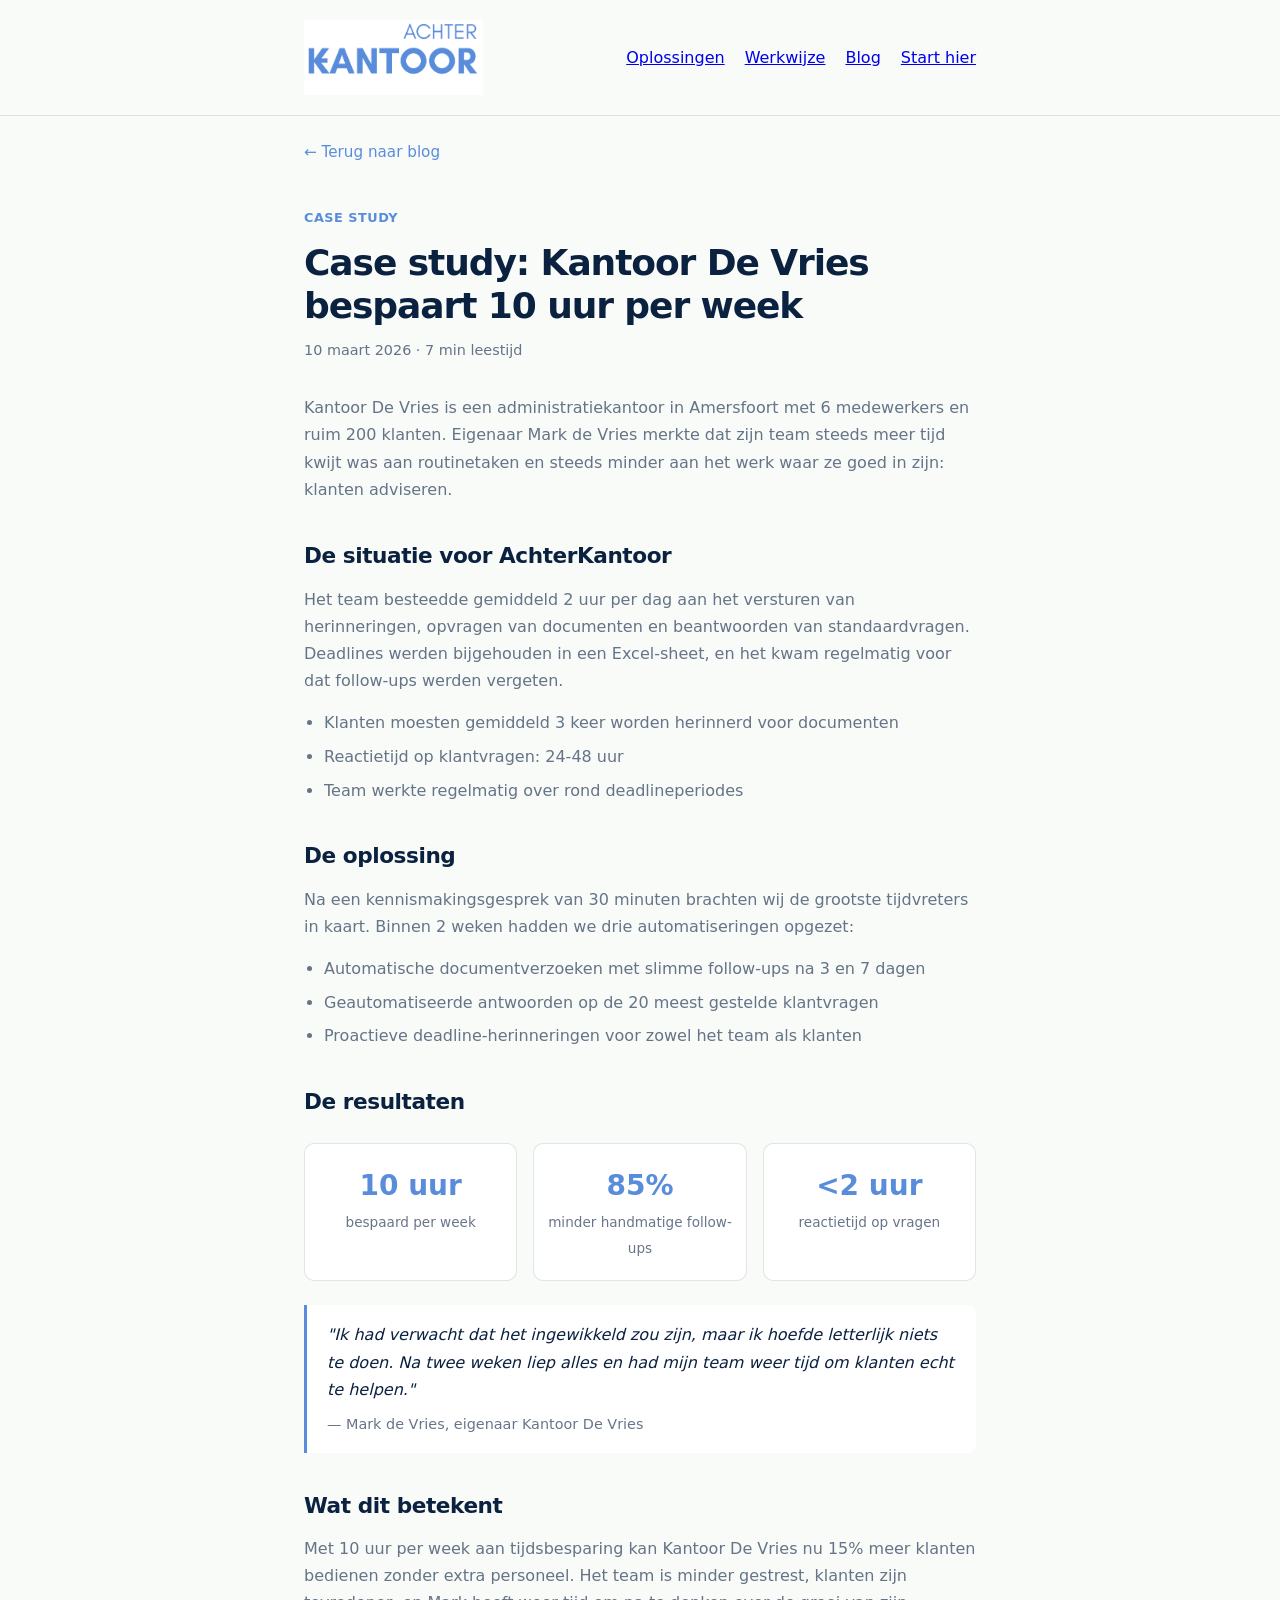
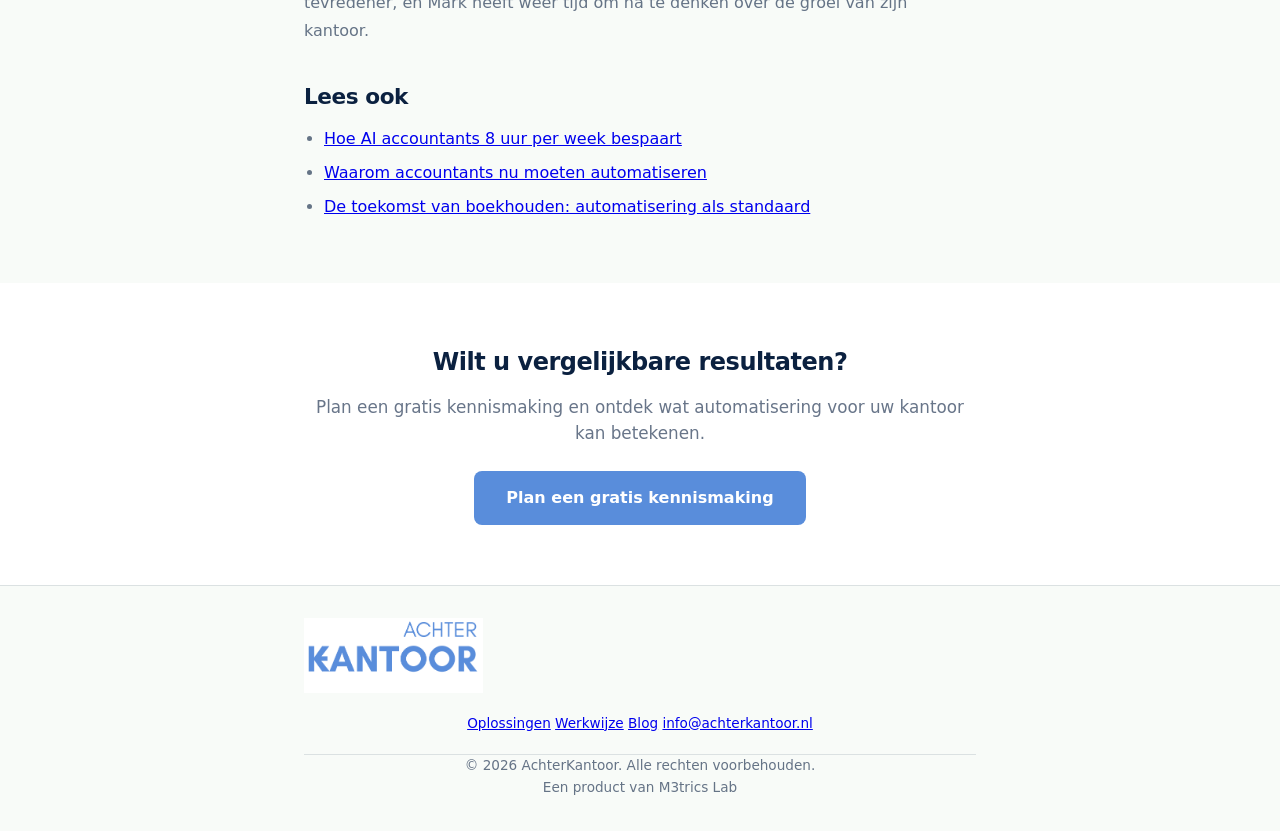
<file: blog/case-study-kantoor-de-vries.html>
<!DOCTYPE html>
<html lang="nl">
<head>
    <meta charset="UTF-8">
    <meta name="viewport" content="width=device-width, initial-scale=1.0">
    <title>Case study: Kantoor De Vries bespaart 10 uur per week — AchterKantoor</title>
    <meta name="description" content="Hoe Kantoor De Vries met 6 medewerkers 10 uur per week bespaart door automatisering. Lees hun verhaal en ontdek wat het voor uw kantoor kan betekenen.">
    <meta property="og:title" content="Case study: Kantoor De Vries bespaart 10 uur per week">
    <meta property="og:description" content="Hoe een administratiekantoor met 6 medewerkers hun complete follow-up automatiseerde.">
    <meta property="og:type" content="article">
    <meta property="og:url" content="https://achterkantoor.nl/blog/case-study-kantoor-de-vries.html">
    <meta property="og:image" content="https://achterkantoor.nl/og-image.png">
    <meta name="twitter:card" content="summary_large_image">
    <link rel="canonical" href="https://achterkantoor.nl/blog/case-study-kantoor-de-vries.html">
    <meta http-equiv="Content-Security-Policy" content="default-src 'self'; script-src 'self' 'unsafe-inline' gc.zgo.at https://app.cal.com; style-src 'self' 'unsafe-inline'; img-src 'self' data: https://app.cal.com; connect-src 'self' achterkantoor.goatcounter.com https://app.cal.com; frame-src https://app.cal.com;">
    <link rel="icon" href="/favicon.ico">
    <script type="application/ld+json">
    {
        "@context": "https://schema.org",
        "@type": "BlogPosting",
        "headline": "Case study: Kantoor De Vries bespaart 10 uur per week",
        "description": "Hoe een administratiekantoor met 6 medewerkers hun complete follow-up automatiseerde en weer tijd kreeg voor advieswerk.",
        "image": "https://achterkantoor.nl/og-image.png",
        "author": {
            "@type": "Organization",
            "@id": "https://achterkantoor.nl/#organization",
            "name": "AchterKantoor",
            "url": "https://achterkantoor.nl"
        },
        "publisher": {
            "@type": "Organization",
            "@id": "https://achterkantoor.nl/#organization",
            "name": "AchterKantoor",
            "url": "https://achterkantoor.nl",
            "logo": {
                "@type": "ImageObject",
                "url": "https://achterkantoor.nl/og-image.png"
            }
        },
        "datePublished": "2026-03-10",
        "dateModified": "2026-03-10",
        "mainEntityOfPage": {
            "@type": "WebPage",
            "@id": "https://achterkantoor.nl/blog/case-study-kantoor-de-vries.html"
        },
        "inLanguage": "nl",
        "keywords": ["case study accountantskantoor", "follow-up automatisering resultaten", "administratiekantoor tijdsbesparing", "AchterKantoor ervaringen", "klantcase accountant automatisering"]
    }
    </script>
    <script type="application/ld+json">
    {
        "@context": "https://schema.org",
        "@type": "BreadcrumbList",
        "itemListElement": [
            {
                "@type": "ListItem",
                "position": 1,
                "name": "Home",
                "item": "https://achterkantoor.nl"
            },
            {
                "@type": "ListItem",
                "position": 2,
                "name": "Blog",
                "item": "https://achterkantoor.nl/blog/"
            },
            {
                "@type": "ListItem",
                "position": 3,
                "name": "Case study: Kantoor De Vries bespaart 10 uur per week",
                "item": "https://achterkantoor.nl/blog/case-study-kantoor-de-vries.html"
            }
        ]
    }
    </script>
    <script type="application/ld+json">
    {
        "@context": "https://schema.org",
        "@type": "FAQPage",
        "mainEntity": [
            {
                "@type": "Question",
                "name": "Hoeveel tijd bespaarde Kantoor De Vries met automatisering?",
                "acceptedAnswer": {
                    "@type": "Answer",
                    "text": "Kantoor De Vries bespaart 10 uur per week dankzij automatisering van documentverzoeken, follow-ups en antwoorden op veelgestelde vragen. Het aantal handmatige follow-ups daalde met 85%."
                }
            },
            {
                "@type": "Question",
                "name": "Welke taken werden geautomatiseerd bij Kantoor De Vries?",
                "acceptedAnswer": {
                    "@type": "Answer",
                    "text": "Er werden drie automatiseringen opgezet: automatische documentverzoeken met slimme follow-ups na 3 en 7 dagen, geautomatiseerde antwoorden op de 20 meest gestelde klantvragen, en proactieve deadline-herinneringen voor zowel het team als klanten."
                }
            },
            {
                "@type": "Question",
                "name": "Hoe lang duurde de implementatie bij Kantoor De Vries?",
                "acceptedAnswer": {
                    "@type": "Answer",
                    "text": "Na een kennismakingsgesprek van 30 minuten waren binnen 2 weken drie automatiseringen opgezet en operationeel. Het kantoor hoefde zelf niets te bouwen."
                }
            },
            {
                "@type": "Question",
                "name": "Kan een klein kantoor ook groeien door automatisering?",
                "acceptedAnswer": {
                    "@type": "Answer",
                    "text": "Ja. Kantoor De Vries, met 6 medewerkers en 200 klanten, kan dankzij de tijdsbesparing nu 15% meer klanten bedienen zonder extra personeel aan te nemen."
                }
            }
        ]
    }
    </script>
    <style>
        :root {
            --bg: #f8fbf8;
            --text: #0b2140;
            --muted: rgba(11, 33, 64, 0.62);
            --accent: #598DDB;
            --accent-hover: #0b2140;
            --card-bg: #ffffff;
            --border: rgba(11, 33, 64, 0.12);
            --section-alt: #ffffff;
            --green: #16a34a;
        }
        * { margin: 0; padding: 0; box-sizing: border-box; }
        body {
            font-family: -apple-system, BlinkMacSystemFont, 'Segoe UI', system-ui, sans-serif;
            color: var(--text);
            background: var(--bg);
            line-height: 1.6;
            -webkit-font-smoothing: antialiased;
        }
        .container { max-width: 720px; margin: 0 auto; padding: 0 24px; }
        nav { padding: 20px 0; border-bottom: 1px solid var(--border); }
        nav .container { display: flex; justify-content: space-between; align-items: center; }
        .logo { text-decoration: none; }
        .logo-img { display: block; width: clamp(148px, 14vw, 188px); height: auto; }
        nav a.cta-link { color: var(--accent); text-decoration: none; font-weight: 500; font-size: 0.95rem; }
        nav a.cta-link:hover { text-decoration: underline; }
        .nav-links { display: flex; gap: 20px; align-items: center; }
        .back-link { display: inline-block; margin: 24px 0 0; color: var(--accent); text-decoration: none; font-size: 0.95rem; font-weight: 500; }
        .back-link:hover { text-decoration: underline; }
        .article-header { padding: 40px 0 32px; }
        .article-header .tag { display: inline-block; font-size: 0.8rem; font-weight: 600; color: var(--accent); text-transform: uppercase; letter-spacing: 0.04em; margin-bottom: 12px; }
        .article-header h1 { font-size: clamp(1.75rem, 4vw, 2.25rem); font-weight: 800; line-height: 1.2; letter-spacing: -0.03em; margin-bottom: 12px; }
        .article-header .meta { color: var(--muted); font-size: 0.9rem; }
        .article-content { padding-bottom: 48px; }
        .article-content h2 { font-size: 1.35rem; font-weight: 700; margin: 36px 0 12px; letter-spacing: -0.02em; }
        .article-content p { color: var(--muted); font-size: 1rem; margin-bottom: 16px; line-height: 1.7; }
        .article-content ul { margin: 0 0 16px 20px; color: var(--muted); font-size: 1rem; }
        .article-content ul li { margin-bottom: 8px; }
        .article-content blockquote {
            border-left: 3px solid var(--accent);
            padding: 16px 20px;
            margin: 24px 0;
            background: var(--section-alt);
            border-radius: 0 8px 8px 0;
        }
        .article-content blockquote p {
            color: var(--text);
            font-style: italic;
            margin-bottom: 8px;
        }
        .article-content blockquote cite {
            color: var(--muted);
            font-size: 0.9rem;
            font-style: normal;
        }
        .stats-grid {
            display: grid;
            grid-template-columns: repeat(3, 1fr);
            gap: 16px;
            margin: 24px 0;
        }
        .stat {
            text-align: center;
            padding: 20px 12px;
            background: var(--card-bg);
            border: 1px solid var(--border);
            border-radius: 10px;
        }
        .stat .number {
            font-size: 1.75rem;
            font-weight: 800;
            color: var(--accent);
            display: block;
        }
        .stat .label {
            font-size: 0.85rem;
            color: var(--muted);
            margin-top: 4px;
        }
        .final-cta { text-align: center; padding: 60px 0; background: var(--section-alt); }
        .final-cta h2 { font-size: 1.5rem; font-weight: 700; margin-bottom: 12px; letter-spacing: -0.02em; }
        .final-cta p { color: var(--muted); margin-bottom: 24px; font-size: 1.05rem; }
        .btn { display: inline-block; background: var(--accent); color: #fff; padding: 14px 32px; border-radius: 8px; text-decoration: none; font-weight: 600; font-size: 1rem; transition: background 0.2s; }
        .btn:hover { background: var(--accent-hover); }
        footer { padding: 32px 0; border-top: 1px solid var(--border); text-align: center; color: var(--muted); font-size: 0.85rem; }
        .nav-toggle { display: none; background: none; border: 1px solid var(--border); border-radius: 8px; padding: 8px 10px; color: var(--text); font-size: 0.95rem; }
        @media (max-width: 639px) {
            nav .container { gap: 12px; }
            nav .nav-links { display: none; }
            .nav-toggle { display: inline-flex; align-items: center; justify-content: center; }
            .stats-grid { grid-template-columns: 1fr; }
        }
        html { scroll-behavior: smooth; }
    </style>
    <link rel="preconnect" href="https://api.fontshare.com" crossorigin>
    <link rel="preconnect" href="https://fonts.googleapis.com">
    <link rel="preconnect" href="https://fonts.gstatic.com" crossorigin>
    <link href="https://api.fontshare.com/v2/css?f[]=switzer@300,400,500,600,700,800&display=swap" rel="stylesheet">
    <link href="https://fonts.googleapis.com/css2?family=JetBrains+Mono:wght@400;500&display=swap" rel="stylesheet">
</head>
<body>

<nav class="site-nav" aria-label="Hoofdnavigatie">
    <div class="container nav-inner">
        <a href="/" class="logo" aria-label="AchterKantoor home">
            <img src="/branding/logo-nav-user.png" alt="AchterKantoor" class="logo-img">
        </a>
        <button class="nav-toggle" type="button" aria-label="Open navigatie" aria-expanded="false">Menu</button>
        <div class="nav-links" id="navLinks">
            <a href="/oplossingen/">Oplossingen</a>
            <a href="/wat-we-doen/">Werkwijze</a>
            <a href="/blog/">Blog</a>
            <a href="/oplossingen/" class="nav-cta">Start hier</a>
        </div>
    </div>
</nav>

<div class="container">
    <a href="/blog/" class="back-link">&larr; Terug naar blog</a>
</div>

<article>
    <header class="article-header">
        <div class="container">
            <span class="tag">Case study</span>
            <h1>Case study: Kantoor De Vries bespaart 10 uur per week</h1>
            <p class="meta">10 maart 2026 &middot; 7 min leestijd</p>
        </div>
    </header>

    <div class="container article-content">
        <p>Kantoor De Vries is een administratiekantoor in Amersfoort met 6 medewerkers en ruim 200 klanten. Eigenaar Mark de Vries merkte dat zijn team steeds meer tijd kwijt was aan routinetaken en steeds minder aan het werk waar ze goed in zijn: klanten adviseren.</p>

        <h2>De situatie voor AchterKantoor</h2>
        <p>Het team besteedde gemiddeld 2 uur per dag aan het versturen van herinneringen, opvragen van documenten en beantwoorden van standaardvragen. Deadlines werden bijgehouden in een Excel-sheet, en het kwam regelmatig voor dat follow-ups werden vergeten.</p>

        <ul>
            <li>Klanten moesten gemiddeld 3 keer worden herinnerd voor documenten</li>
            <li>Reactietijd op klantvragen: 24-48 uur</li>
            <li>Team werkte regelmatig over rond deadlineperiodes</li>
        </ul>

        <h2>De oplossing</h2>
        <p>Na een kennismakingsgesprek van 30 minuten brachten wij de grootste tijdvreters in kaart. Binnen 2 weken hadden we drie automatiseringen opgezet:</p>

        <ul>
            <li>Automatische documentverzoeken met slimme follow-ups na 3 en 7 dagen</li>
            <li>Geautomatiseerde antwoorden op de 20 meest gestelde klantvragen</li>
            <li>Proactieve deadline-herinneringen voor zowel het team als klanten</li>
        </ul>

        <h2>De resultaten</h2>
        <div class="stats-grid">
            <div class="stat">
                <span class="number">10 uur</span>
                <span class="label">bespaard per week</span>
            </div>
            <div class="stat">
                <span class="number">85%</span>
                <span class="label">minder handmatige follow-ups</span>
            </div>
            <div class="stat">
                <span class="number">&lt;2 uur</span>
                <span class="label">reactietijd op vragen</span>
            </div>
        </div>

        <blockquote>
            <p>"Ik had verwacht dat het ingewikkeld zou zijn, maar ik hoefde letterlijk niets te doen. Na twee weken liep alles en had mijn team weer tijd om klanten echt te helpen."</p>
            <cite>— Mark de Vries, eigenaar Kantoor De Vries</cite>
        </blockquote>

        <h2>Wat dit betekent</h2>
        <p>Met 10 uur per week aan tijdsbesparing kan Kantoor De Vries nu 15% meer klanten bedienen zonder extra personeel. Het team is minder gestrest, klanten zijn tevredener, en Mark heeft weer tijd om na te denken over de groei van zijn kantoor.</p>

        <h2>Lees ook</h2>
        <ul>
            <li><a href="/blog/hoe-ai-8-uur-bespaart.html">Hoe AI accountants 8 uur per week bespaart</a></li>
            <li><a href="/blog/waarom-accountants-nu-automatiseren.html">Waarom accountants nu moeten automatiseren</a></li>
            <li><a href="/blog/toekomst-boekhouden-automatisering.html">De toekomst van boekhouden: automatisering als standaard</a></li>
        </ul>
    </div>
</article>

<section class="final-cta">
    <div class="container">
        <h2>Wilt u vergelijkbare resultaten?</h2>
        <p>Plan een gratis kennismaking en ontdek wat automatisering voor uw kantoor kan betekenen.</p>
        <a href="https://cal.com/achterkantoor-app/30min" class="btn" data-cal-link="achterkantoor-app/30min" data-cal-namespace="30min" data-cal-config='{"layout":"month_view","useSlotsViewOnSmallScreen":"true"}'>Plan een gratis kennismaking</a>
    </div>
</section>

<footer>
    <div class="container footer-inner">
        <a href="/" class="logo">
            <img src="/branding/logo-nav-user.png" alt="AchterKantoor" class="logo-img">
        </a>
        <nav class="footer-links" aria-label="Footernavigatie">
            <a href="/oplossingen/">Oplossingen</a>
            <a href="/wat-we-doen/">Werkwijze</a>
            <a href="/blog/">Blog</a>
            <a href="mailto:info@achterkantoor.nl">info@achterkantoor.nl</a>
        </nav>
        <div>
            <p>&copy; 2026 AchterKantoor. Alle rechten voorbehouden.</p>
            <p class="powered-by">Een product van M3trics Lab</p>
        </div>
    </div>
</footer>

<script>
    (function () {
        const toggle = document.querySelector('.nav-toggle');
        const links = document.querySelector('.nav-links');
        if (!toggle || !links) return;
        toggle.addEventListener('click', () => {
            document.body.classList.toggle('menu-open');
            links.style.display = document.body.classList.contains('menu-open') ? 'flex' : '';
            links.style.flexDirection = 'column';
            links.style.gap = '8px';
        });
    })();
</script>

<!-- GoatCounter analytics — free, no cookies, GDPR compliant -->
<!-- ACTION REQUIRED: Mia must create a free account at https://www.goatcounter.com/ with site code "achterkantoor" to activate tracking -->
<script data-goatcounter="https://achterkantoor.goatcounter.com/count" async src="//gc.zgo.at/count.js"></script>
<!-- Cal element-click embed code begins -->
<script type="text/javascript">
  (function (C, A, L) { let p = function (a, ar) { a.q.push(ar); }; let d = C.document; C.Cal = C.Cal || function () { let cal = C.Cal; let ar = arguments; if (!cal.loaded) { cal.ns = {}; cal.q = cal.q || []; d.head.appendChild(d.createElement("script")).src = A; cal.loaded = true; } if (ar[0] === L) { const api = function () { p(api, arguments); }; const namespace = ar[1]; api.q = api.q || []; if(typeof namespace === "string"){cal.ns[namespace] = cal.ns[namespace] || api;p(cal.ns[namespace], ar);p(cal, ["initNamespace", namespace]);} else p(cal, ar); return;} p(cal, ar); }; })(window, "https://app.cal.com/embed/embed.js", "init");
  Cal("init", "30min", {origin:"https://app.cal.com"});
  Cal.ns["30min"]("ui", {"cssVarsPerTheme":{"light":{"cal-brand":"#1e1e1e"},"dark":{"cal-brand":"#598DDB"}},"hideEventTypeDetails":false,"layout":"month_view"});
</script>
<!-- Cal element-click embed code ends -->
</body>
</html>
</file>
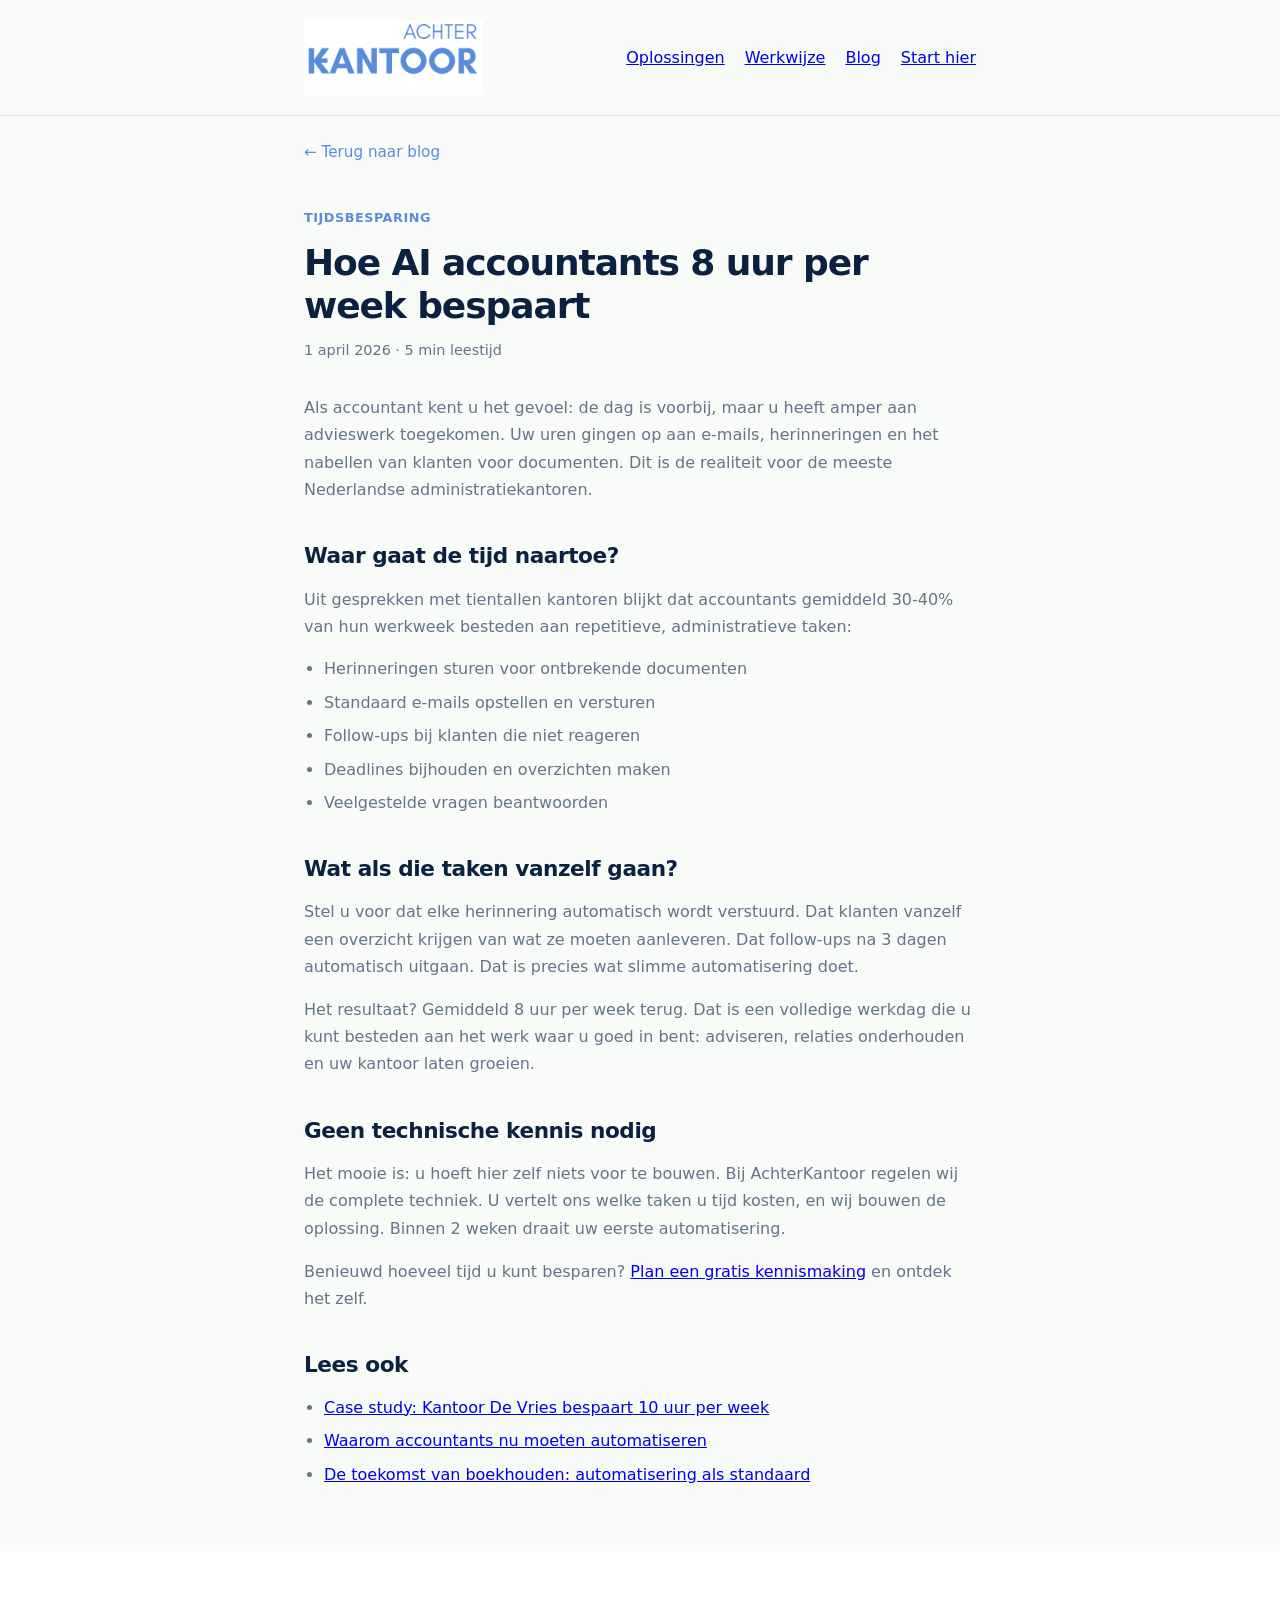
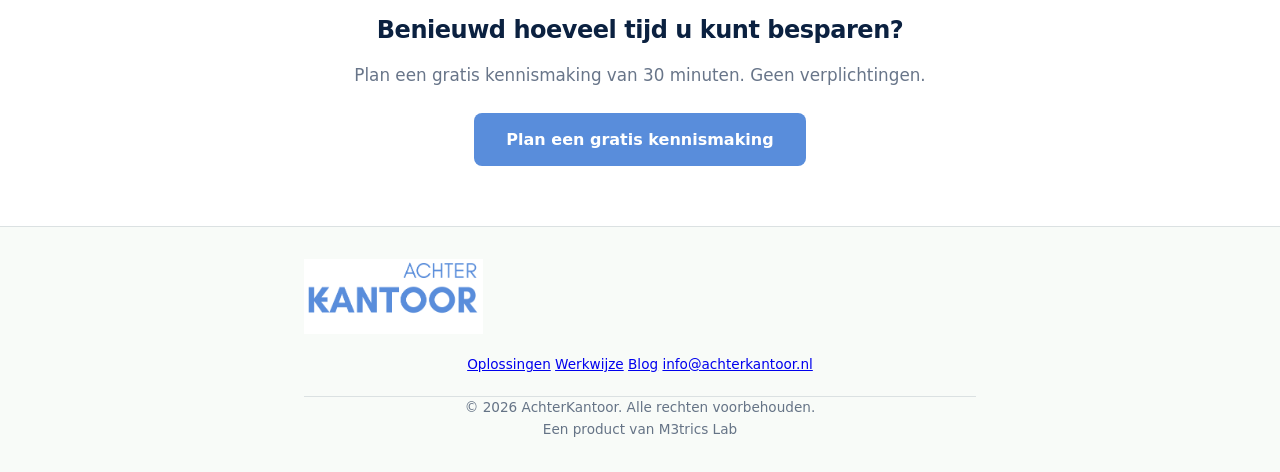
<file: blog/hoe-ai-8-uur-bespaart.html>
<!DOCTYPE html>
<html lang="nl">
<head>
    <meta charset="UTF-8">
    <meta name="viewport" content="width=device-width, initial-scale=1.0">
    <title>Hoe AI accountants 8 uur per week bespaart — AchterKantoor</title>
    <meta name="description" content="Ontdek welke taken accountants het meeste tijd kosten en hoe AI-automatisering 8 uur per week bespaart. Bekijk concrete voorbeelden en start vandaag.">
    <meta property="og:title" content="Hoe AI accountants 8 uur per week bespaart">
    <meta property="og:description" content="Ontdek welke taken het meeste tijd kosten en hoe slimme automatisering die uren teruggeeft aan uw team.">
    <meta property="og:type" content="article">
    <meta property="og:url" content="https://achterkantoor.nl/blog/hoe-ai-8-uur-bespaart.html">
    <meta property="og:image" content="https://achterkantoor.nl/og-image.png">
    <meta name="twitter:card" content="summary_large_image">
    <link rel="canonical" href="https://achterkantoor.nl/blog/hoe-ai-8-uur-bespaart.html">
    <meta http-equiv="Content-Security-Policy" content="default-src 'self'; script-src 'self' 'unsafe-inline' gc.zgo.at https://app.cal.com; style-src 'self' 'unsafe-inline'; img-src 'self' data: https://app.cal.com; connect-src 'self' achterkantoor.goatcounter.com https://app.cal.com; frame-src https://app.cal.com;">
    <link rel="icon" href="/favicon.ico">
    <script type="application/ld+json">
    {
        "@context": "https://schema.org",
        "@type": "BlogPosting",
        "headline": "Hoe AI accountants 8 uur per week bespaart",
        "description": "Ontdek welke taken het meeste tijd kosten en hoe slimme automatisering die uren teruggeeft aan uw team. Concrete voorbeelden uit de praktijk.",
        "image": "https://achterkantoor.nl/og-image.png",
        "author": {
            "@type": "Organization",
            "@id": "https://achterkantoor.nl/#organization",
            "name": "AchterKantoor",
            "url": "https://achterkantoor.nl"
        },
        "publisher": {
            "@type": "Organization",
            "@id": "https://achterkantoor.nl/#organization",
            "name": "AchterKantoor",
            "url": "https://achterkantoor.nl",
            "logo": {
                "@type": "ImageObject",
                "url": "https://achterkantoor.nl/og-image.png"
            }
        },
        "datePublished": "2026-04-01",
        "dateModified": "2026-04-01",
        "mainEntityOfPage": {
            "@type": "WebPage",
            "@id": "https://achterkantoor.nl/blog/hoe-ai-8-uur-bespaart.html"
        },
        "inLanguage": "nl",
        "keywords": ["AI besparing accountant", "automatisering accountantskantoor", "tijdsbesparing boekhouding", "AI follow-up automatisch", "minder administratie accountant"]
    }
    </script>
    <script type="application/ld+json">
    {
        "@context": "https://schema.org",
        "@type": "BreadcrumbList",
        "itemListElement": [
            {
                "@type": "ListItem",
                "position": 1,
                "name": "Home",
                "item": "https://achterkantoor.nl"
            },
            {
                "@type": "ListItem",
                "position": 2,
                "name": "Blog",
                "item": "https://achterkantoor.nl/blog/"
            },
            {
                "@type": "ListItem",
                "position": 3,
                "name": "Hoe AI accountants 8 uur per week bespaart",
                "item": "https://achterkantoor.nl/blog/hoe-ai-8-uur-bespaart.html"
            }
        ]
    }
    </script>
    <script type="application/ld+json">
    {
        "@context": "https://schema.org",
        "@type": "FAQPage",
        "mainEntity": [
            {
                "@type": "Question",
                "name": "Hoeveel tijd bespaart AI-automatisering voor accountants?",
                "acceptedAnswer": {
                    "@type": "Answer",
                    "text": "Gemiddeld besparen accountants 8 uur per week door repetitieve taken zoals herinneringen, e-mails, follow-ups en documentverzoeken te automatiseren. Dat is een volledige werkdag die u kunt besteden aan advieswerk."
                }
            },
            {
                "@type": "Question",
                "name": "Welke taken van een accountant kunnen worden geautomatiseerd?",
                "acceptedAnswer": {
                    "@type": "Answer",
                    "text": "De meest tijdrovende taken die geautomatiseerd kunnen worden zijn: herinneringen sturen voor ontbrekende documenten, standaard e-mails opstellen en versturen, follow-ups bij klanten die niet reageren, deadlines bijhouden en overzichten maken, en veelgestelde vragen beantwoorden."
                }
            },
            {
                "@type": "Question",
                "name": "Heb ik technische kennis nodig voor AI-automatisering?",
                "acceptedAnswer": {
                    "@type": "Answer",
                    "text": "Nee, u hoeft hier zelf niets voor te bouwen. AchterKantoor regelt de complete techniek. U vertelt welke taken u tijd kosten, en binnen 2 weken draait uw eerste automatisering."
                }
            },
            {
                "@type": "Question",
                "name": "Waar besteden accountants de meeste tijd aan?",
                "acceptedAnswer": {
                    "@type": "Answer",
                    "text": "Uit gesprekken met tientallen kantoren blijkt dat accountants gemiddeld 30-40% van hun werkweek besteden aan repetitieve, administratieve taken zoals herinneringen sturen, standaard e-mails opstellen, follow-ups en deadlines bijhouden."
                }
            }
        ]
    }
    </script>
    <style>
        :root {
            --bg: #f8fbf8;
            --text: #0b2140;
            --muted: rgba(11, 33, 64, 0.62);
            --accent: #598DDB;
            --accent-hover: #0b2140;
            --card-bg: #ffffff;
            --border: rgba(11, 33, 64, 0.12);
            --section-alt: #ffffff;
            --green: #16a34a;
        }
        * { margin: 0; padding: 0; box-sizing: border-box; }
        body {
            font-family: -apple-system, BlinkMacSystemFont, 'Segoe UI', system-ui, sans-serif;
            color: var(--text);
            background: var(--bg);
            line-height: 1.6;
            -webkit-font-smoothing: antialiased;
        }
        .container { max-width: 720px; margin: 0 auto; padding: 0 24px; }
        nav { padding: 20px 0; border-bottom: 1px solid var(--border); }
        nav .container { display: flex; justify-content: space-between; align-items: center; }
        .logo { text-decoration: none; }
        .logo-img { display: block; width: clamp(148px, 14vw, 188px); height: auto; }
        nav a.cta-link { color: var(--accent); text-decoration: none; font-weight: 500; font-size: 0.95rem; }
        nav a.cta-link:hover { text-decoration: underline; }
        .nav-links { display: flex; gap: 20px; align-items: center; }

        .back-link {
            display: inline-block;
            margin: 24px 0 0;
            color: var(--accent);
            text-decoration: none;
            font-size: 0.95rem;
            font-weight: 500;
        }
        .back-link:hover { text-decoration: underline; }

        .article-header {
            padding: 40px 0 32px;
        }
        .article-header .tag {
            display: inline-block;
            font-size: 0.8rem;
            font-weight: 600;
            color: var(--accent);
            text-transform: uppercase;
            letter-spacing: 0.04em;
            margin-bottom: 12px;
        }
        .article-header h1 {
            font-size: clamp(1.75rem, 4vw, 2.25rem);
            font-weight: 800;
            line-height: 1.2;
            letter-spacing: -0.03em;
            margin-bottom: 12px;
        }
        .article-header .meta {
            color: var(--muted);
            font-size: 0.9rem;
        }

        .article-content {
            padding-bottom: 48px;
        }
        .article-content h2 {
            font-size: 1.35rem;
            font-weight: 700;
            margin: 36px 0 12px;
            letter-spacing: -0.02em;
        }
        .article-content p {
            color: var(--muted);
            font-size: 1rem;
            margin-bottom: 16px;
            line-height: 1.7;
        }
        .article-content ul {
            margin: 0 0 16px 20px;
            color: var(--muted);
            font-size: 1rem;
        }
        .article-content ul li {
            margin-bottom: 8px;
        }

        .final-cta {
            text-align: center;
            padding: 60px 0;
            background: var(--section-alt);
        }
        .final-cta h2 { font-size: 1.5rem; font-weight: 700; margin-bottom: 12px; letter-spacing: -0.02em; }
        .final-cta p { color: var(--muted); margin-bottom: 24px; font-size: 1.05rem; }
        .btn {
            display: inline-block; background: var(--accent); color: #fff; padding: 14px 32px;
            border-radius: 8px; text-decoration: none; font-weight: 600; font-size: 1rem; transition: background 0.2s;
        }
        .btn:hover { background: var(--accent-hover); }
        footer { padding: 32px 0; border-top: 1px solid var(--border); text-align: center; color: var(--muted); font-size: 0.85rem; }

        .nav-toggle { display: none; background: none; border: 1px solid var(--border); border-radius: 8px; padding: 8px 10px; color: var(--text); font-size: 0.95rem; }
        @media (max-width: 639px) {
            nav .container { gap: 12px; }
            nav .nav-links { display: none; }
            .nav-toggle { display: inline-flex; align-items: center; justify-content: center; }
        }
        html { scroll-behavior: smooth; }
    </style>
    <link rel="preconnect" href="https://api.fontshare.com" crossorigin>
    <link rel="preconnect" href="https://fonts.googleapis.com">
    <link rel="preconnect" href="https://fonts.gstatic.com" crossorigin>
    <link href="https://api.fontshare.com/v2/css?f[]=switzer@300,400,500,600,700,800&display=swap" rel="stylesheet">
    <link href="https://fonts.googleapis.com/css2?family=JetBrains+Mono:wght@400;500&display=swap" rel="stylesheet">
</head>
<body>

<nav class="site-nav" aria-label="Hoofdnavigatie">
    <div class="container nav-inner">
        <a href="/" class="logo" aria-label="AchterKantoor home">
            <img src="/branding/logo-nav-user.png" alt="AchterKantoor" class="logo-img">
        </a>
        <button class="nav-toggle" type="button" aria-label="Open navigatie" aria-expanded="false">Menu</button>
        <div class="nav-links" id="navLinks">
            <a href="/oplossingen/">Oplossingen</a>
            <a href="/wat-we-doen/">Werkwijze</a>
            <a href="/blog/">Blog</a>
            <a href="/oplossingen/" class="nav-cta">Start hier</a>
        </div>
    </div>
</nav>

<div class="container">
    <a href="/blog/" class="back-link">&larr; Terug naar blog</a>
</div>

<article>
    <header class="article-header">
        <div class="container">
            <span class="tag">Tijdsbesparing</span>
            <h1>Hoe AI accountants 8 uur per week bespaart</h1>
            <p class="meta">1 april 2026 &middot; 5 min leestijd</p>
        </div>
    </header>

    <div class="container article-content">
        <p>Als accountant kent u het gevoel: de dag is voorbij, maar u heeft amper aan advieswerk toegekomen. Uw uren gingen op aan e-mails, herinneringen en het nabellen van klanten voor documenten. Dit is de realiteit voor de meeste Nederlandse administratiekantoren.</p>

        <h2>Waar gaat de tijd naartoe?</h2>
        <p>Uit gesprekken met tientallen kantoren blijkt dat accountants gemiddeld 30-40% van hun werkweek besteden aan repetitieve, administratieve taken:</p>
        <ul>
            <li>Herinneringen sturen voor ontbrekende documenten</li>
            <li>Standaard e-mails opstellen en versturen</li>
            <li>Follow-ups bij klanten die niet reageren</li>
            <li>Deadlines bijhouden en overzichten maken</li>
            <li>Veelgestelde vragen beantwoorden</li>
        </ul>

        <h2>Wat als die taken vanzelf gaan?</h2>
        <p>Stel u voor dat elke herinnering automatisch wordt verstuurd. Dat klanten vanzelf een overzicht krijgen van wat ze moeten aanleveren. Dat follow-ups na 3 dagen automatisch uitgaan. Dat is precies wat slimme automatisering doet.</p>

        <p>Het resultaat? Gemiddeld 8 uur per week terug. Dat is een volledige werkdag die u kunt besteden aan het werk waar u goed in bent: adviseren, relaties onderhouden en uw kantoor laten groeien.</p>

        <h2>Geen technische kennis nodig</h2>
        <p>Het mooie is: u hoeft hier zelf niets voor te bouwen. Bij AchterKantoor regelen wij de complete techniek. U vertelt ons welke taken u tijd kosten, en wij bouwen de oplossing. Binnen 2 weken draait uw eerste automatisering.</p>

        <p>Benieuwd hoeveel tijd u kunt besparen? <a href="https://cal.com/achterkantoor-app/30min" data-cal-link="achterkantoor-app/30min" data-cal-namespace="30min" data-cal-config='{"layout":"month_view","useSlotsViewOnSmallScreen":"true"}'>Plan een gratis kennismaking</a> en ontdek het zelf.</p>

        <h2>Lees ook</h2>
        <ul>
            <li><a href="/blog/case-study-kantoor-de-vries.html">Case study: Kantoor De Vries bespaart 10 uur per week</a></li>
            <li><a href="/blog/waarom-accountants-nu-automatiseren.html">Waarom accountants nu moeten automatiseren</a></li>
            <li><a href="/blog/toekomst-boekhouden-automatisering.html">De toekomst van boekhouden: automatisering als standaard</a></li>
        </ul>
    </div>
</article>

<section class="final-cta">
    <div class="container">
        <h2>Benieuwd hoeveel tijd u kunt besparen?</h2>
        <p>Plan een gratis kennismaking van 30 minuten. Geen verplichtingen.</p>
        <a href="https://cal.com/achterkantoor-app/30min" class="btn" data-cal-link="achterkantoor-app/30min" data-cal-namespace="30min" data-cal-config='{"layout":"month_view","useSlotsViewOnSmallScreen":"true"}'>Plan een gratis kennismaking</a>
    </div>
</section>

<footer>
    <div class="container footer-inner">
        <a href="/" class="logo">
            <img src="/branding/logo-nav-user.png" alt="AchterKantoor" class="logo-img">
        </a>
        <nav class="footer-links" aria-label="Footernavigatie">
            <a href="/oplossingen/">Oplossingen</a>
            <a href="/wat-we-doen/">Werkwijze</a>
            <a href="/blog/">Blog</a>
            <a href="mailto:info@achterkantoor.nl">info@achterkantoor.nl</a>
        </nav>
        <div>
            <p>&copy; 2026 AchterKantoor. Alle rechten voorbehouden.</p>
            <p class="powered-by">Een product van M3trics Lab</p>
        </div>
    </div>
</footer>

<script>
    (function () {
        const toggle = document.querySelector('.nav-toggle');
        const links = document.querySelector('.nav-links');
        if (!toggle || !links) return;
        toggle.addEventListener('click', () => {
            document.body.classList.toggle('menu-open');
            links.style.display = document.body.classList.contains('menu-open') ? 'flex' : '';
            links.style.flexDirection = 'column';
            links.style.gap = '8px';
        });
    })();
</script>

<!-- GoatCounter analytics — free, no cookies, GDPR compliant -->
<!-- ACTION REQUIRED: Mia must create a free account at https://www.goatcounter.com/ with site code "achterkantoor" to activate tracking -->
<script data-goatcounter="https://achterkantoor.goatcounter.com/count" async src="//gc.zgo.at/count.js"></script>
<!-- Cal element-click embed code begins -->
<script type="text/javascript">
  (function (C, A, L) { let p = function (a, ar) { a.q.push(ar); }; let d = C.document; C.Cal = C.Cal || function () { let cal = C.Cal; let ar = arguments; if (!cal.loaded) { cal.ns = {}; cal.q = cal.q || []; d.head.appendChild(d.createElement("script")).src = A; cal.loaded = true; } if (ar[0] === L) { const api = function () { p(api, arguments); }; const namespace = ar[1]; api.q = api.q || []; if(typeof namespace === "string"){cal.ns[namespace] = cal.ns[namespace] || api;p(cal.ns[namespace], ar);p(cal, ["initNamespace", namespace]);} else p(cal, ar); return;} p(cal, ar); }; })(window, "https://app.cal.com/embed/embed.js", "init");
  Cal("init", "30min", {origin:"https://app.cal.com"});
  Cal.ns["30min"]("ui", {"cssVarsPerTheme":{"light":{"cal-brand":"#1e1e1e"},"dark":{"cal-brand":"#598DDB"}},"hideEventTypeDetails":false,"layout":"month_view"});
</script>
<!-- Cal element-click embed code ends -->
</body>
</html>
</file>
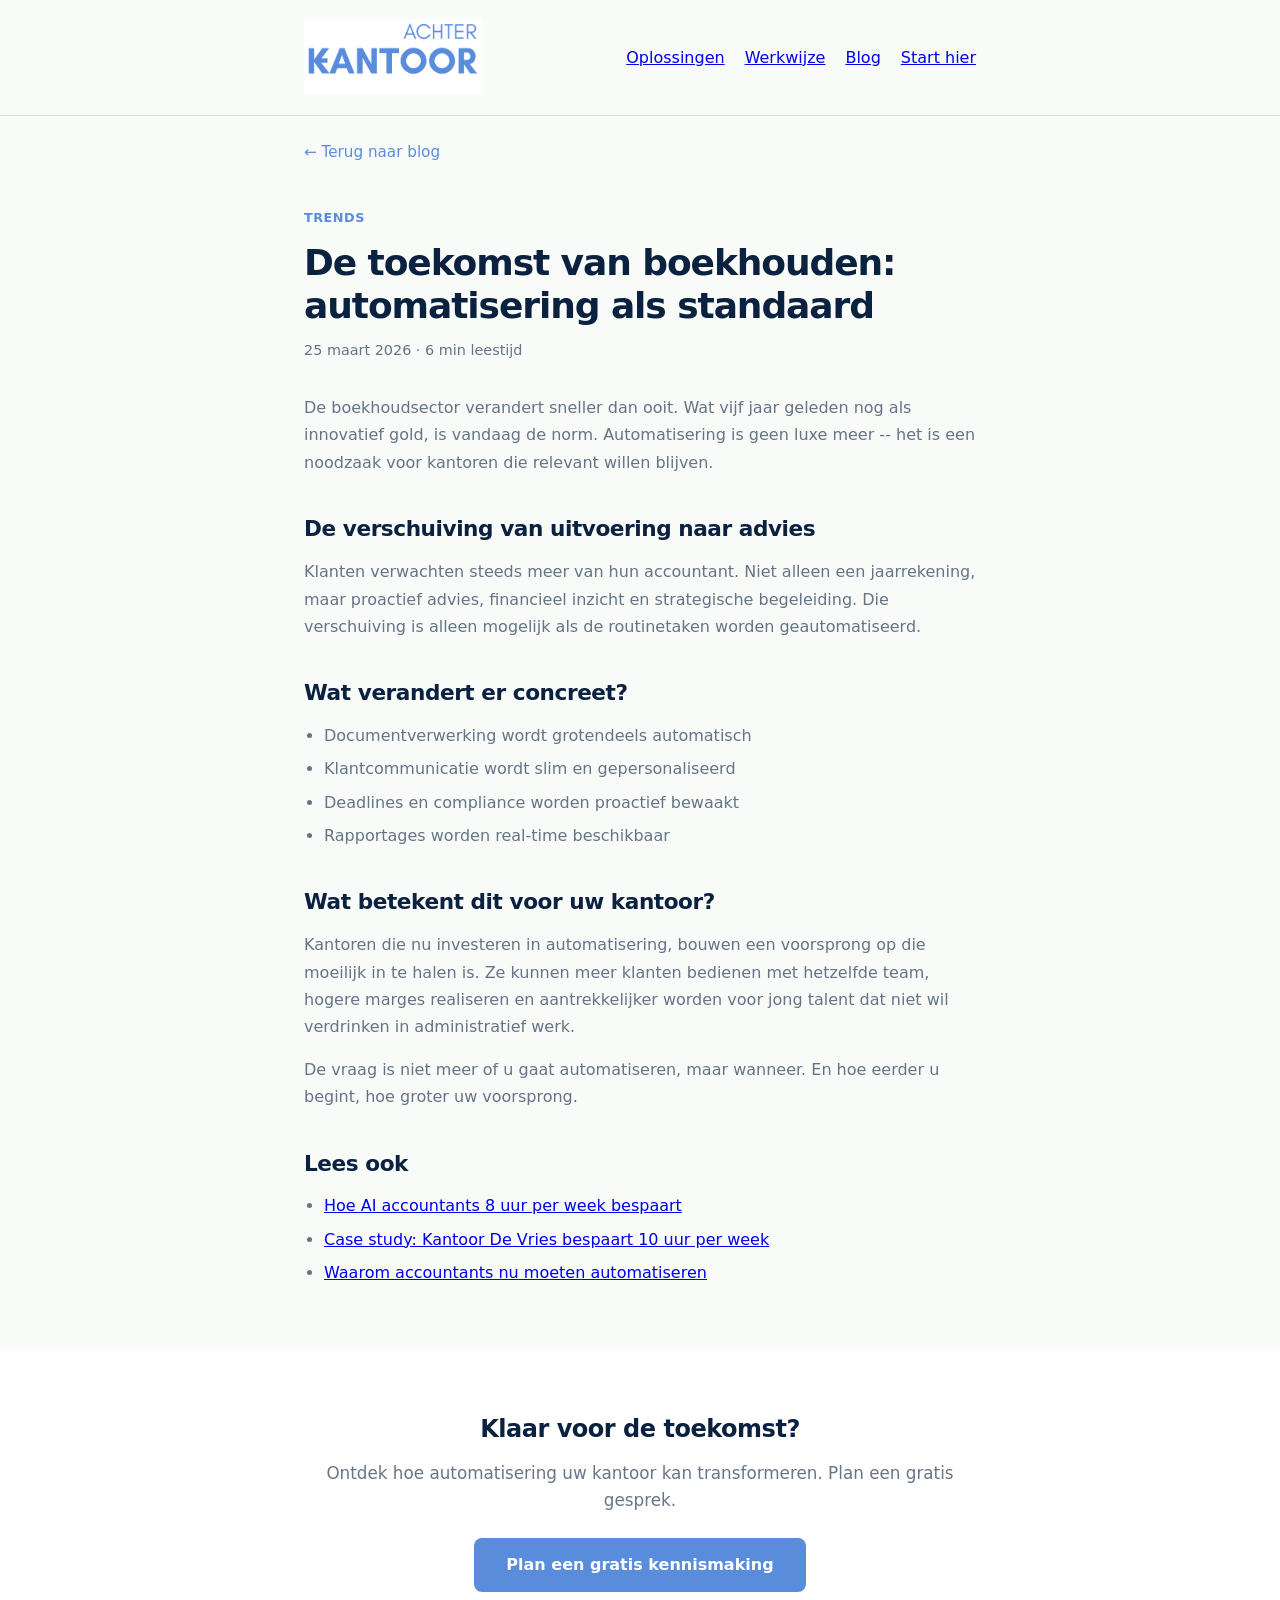
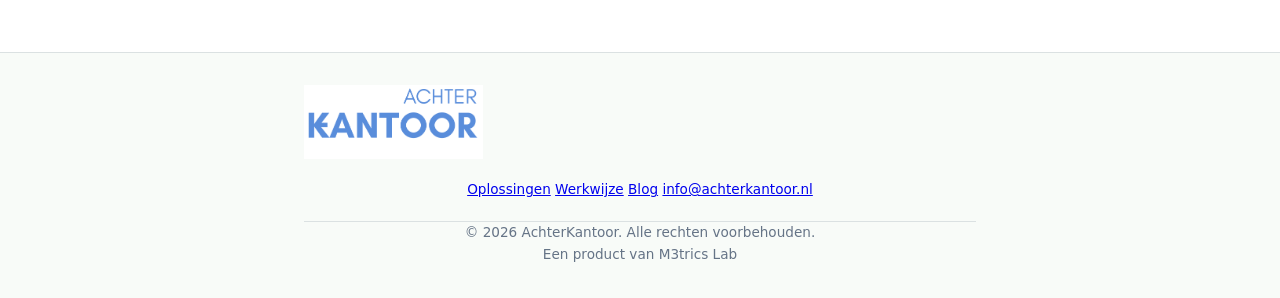
<file: blog/toekomst-boekhouden-automatisering.html>
<!DOCTYPE html>
<html lang="nl">
<head>
    <meta charset="UTF-8">
    <meta name="viewport" content="width=device-width, initial-scale=1.0">
    <title>De toekomst van boekhouden: automatisering als standaard — AchterKantoor</title>
    <meta name="description" content="Waarom automatisering niet langer optioneel is voor moderne administratiekantoren. Ontdek de trends en bereid uw kantoor voor op de toekomst.">
    <meta property="og:title" content="De toekomst van boekhouden: automatisering als standaard">
    <meta property="og:description" content="Waarom automatisering niet langer optioneel is voor moderne administratiekantoren.">
    <meta property="og:type" content="article">
    <meta property="og:url" content="https://achterkantoor.nl/blog/toekomst-boekhouden-automatisering.html">
    <meta property="og:image" content="https://achterkantoor.nl/og-image.png">
    <meta name="twitter:card" content="summary_large_image">
    <link rel="canonical" href="https://achterkantoor.nl/blog/toekomst-boekhouden-automatisering.html">
    <meta http-equiv="Content-Security-Policy" content="default-src 'self'; script-src 'self' 'unsafe-inline' gc.zgo.at https://app.cal.com; style-src 'self' 'unsafe-inline'; img-src 'self' data: https://app.cal.com; connect-src 'self' achterkantoor.goatcounter.com https://app.cal.com; frame-src https://app.cal.com;">
    <link rel="icon" href="/favicon.ico">
    <script type="application/ld+json">
    {
        "@context": "https://schema.org",
        "@type": "BlogPosting",
        "headline": "De toekomst van boekhouden: automatisering als standaard",
        "description": "Waarom automatisering niet langer optioneel is voor moderne administratiekantoren. Een blik op waar de sector naartoe gaat.",
        "image": "https://achterkantoor.nl/og-image.png",
        "author": {
            "@type": "Organization",
            "@id": "https://achterkantoor.nl/#organization",
            "name": "AchterKantoor",
            "url": "https://achterkantoor.nl"
        },
        "publisher": {
            "@type": "Organization",
            "@id": "https://achterkantoor.nl/#organization",
            "name": "AchterKantoor",
            "url": "https://achterkantoor.nl",
            "logo": {
                "@type": "ImageObject",
                "url": "https://achterkantoor.nl/og-image.png"
            }
        },
        "datePublished": "2026-03-25",
        "dateModified": "2026-03-25",
        "mainEntityOfPage": {
            "@type": "WebPage",
            "@id": "https://achterkantoor.nl/blog/toekomst-boekhouden-automatisering.html"
        },
        "inLanguage": "nl",
        "keywords": ["toekomst boekhouden", "automatisering administratiekantoor", "AI accountancysector", "digitalisering boekhouding", "trends accountantskantoor 2026"]
    }
    </script>
    <script type="application/ld+json">
    {
        "@context": "https://schema.org",
        "@type": "BreadcrumbList",
        "itemListElement": [
            {
                "@type": "ListItem",
                "position": 1,
                "name": "Home",
                "item": "https://achterkantoor.nl"
            },
            {
                "@type": "ListItem",
                "position": 2,
                "name": "Blog",
                "item": "https://achterkantoor.nl/blog/"
            },
            {
                "@type": "ListItem",
                "position": 3,
                "name": "De toekomst van boekhouden: automatisering als standaard",
                "item": "https://achterkantoor.nl/blog/toekomst-boekhouden-automatisering.html"
            }
        ]
    }
    </script>
    <script type="application/ld+json">
    {
        "@context": "https://schema.org",
        "@type": "FAQPage",
        "mainEntity": [
            {
                "@type": "Question",
                "name": "Waarom is automatisering noodzakelijk voor accountantskantoren?",
                "acceptedAnswer": {
                    "@type": "Answer",
                    "text": "Klanten verwachten steeds meer van hun accountant: proactief advies, financieel inzicht en strategische begeleiding. Die verschuiving van uitvoering naar advies is alleen mogelijk als routinetaken worden geautomatiseerd."
                }
            },
            {
                "@type": "Question",
                "name": "Wat verandert er concreet door automatisering in de boekhoudsector?",
                "acceptedAnswer": {
                    "@type": "Answer",
                    "text": "Documentverwerking wordt grotendeels automatisch, klantcommunicatie wordt slim en gepersonaliseerd, deadlines en compliance worden proactief bewaakt, en rapportages worden real-time beschikbaar."
                }
            },
            {
                "@type": "Question",
                "name": "Wat is het voordeel van nu automatiseren in plaats van later?",
                "acceptedAnswer": {
                    "@type": "Answer",
                    "text": "Kantoren die nu investeren in automatisering bouwen een voorsprong op die moeilijk in te halen is. Ze kunnen meer klanten bedienen met hetzelfde team, hogere marges realiseren en aantrekkelijker worden voor jong talent."
                }
            }
        ]
    }
    </script>
    <style>
        :root {
            --bg: #f8fbf8;
            --text: #0b2140;
            --muted: rgba(11, 33, 64, 0.62);
            --accent: #598DDB;
            --accent-hover: #0b2140;
            --card-bg: #ffffff;
            --border: rgba(11, 33, 64, 0.12);
            --section-alt: #ffffff;
            --green: #16a34a;
        }
        * { margin: 0; padding: 0; box-sizing: border-box; }
        body {
            font-family: -apple-system, BlinkMacSystemFont, 'Segoe UI', system-ui, sans-serif;
            color: var(--text);
            background: var(--bg);
            line-height: 1.6;
            -webkit-font-smoothing: antialiased;
        }
        .container { max-width: 720px; margin: 0 auto; padding: 0 24px; }
        nav { padding: 20px 0; border-bottom: 1px solid var(--border); }
        nav .container { display: flex; justify-content: space-between; align-items: center; }
        .logo { text-decoration: none; }
        .logo-img { display: block; width: clamp(148px, 14vw, 188px); height: auto; }
        nav a.cta-link { color: var(--accent); text-decoration: none; font-weight: 500; font-size: 0.95rem; }
        nav a.cta-link:hover { text-decoration: underline; }
        .nav-links { display: flex; gap: 20px; align-items: center; }
        .back-link { display: inline-block; margin: 24px 0 0; color: var(--accent); text-decoration: none; font-size: 0.95rem; font-weight: 500; }
        .back-link:hover { text-decoration: underline; }
        .article-header { padding: 40px 0 32px; }
        .article-header .tag { display: inline-block; font-size: 0.8rem; font-weight: 600; color: var(--accent); text-transform: uppercase; letter-spacing: 0.04em; margin-bottom: 12px; }
        .article-header h1 { font-size: clamp(1.75rem, 4vw, 2.25rem); font-weight: 800; line-height: 1.2; letter-spacing: -0.03em; margin-bottom: 12px; }
        .article-header .meta { color: var(--muted); font-size: 0.9rem; }
        .article-content { padding-bottom: 48px; }
        .article-content h2 { font-size: 1.35rem; font-weight: 700; margin: 36px 0 12px; letter-spacing: -0.02em; }
        .article-content p { color: var(--muted); font-size: 1rem; margin-bottom: 16px; line-height: 1.7; }
        .article-content ul { margin: 0 0 16px 20px; color: var(--muted); font-size: 1rem; }
        .article-content ul li { margin-bottom: 8px; }
        .final-cta { text-align: center; padding: 60px 0; background: var(--section-alt); }
        .final-cta h2 { font-size: 1.5rem; font-weight: 700; margin-bottom: 12px; letter-spacing: -0.02em; }
        .final-cta p { color: var(--muted); margin-bottom: 24px; font-size: 1.05rem; }
        .btn { display: inline-block; background: var(--accent); color: #fff; padding: 14px 32px; border-radius: 8px; text-decoration: none; font-weight: 600; font-size: 1rem; transition: background 0.2s; }
        .btn:hover { background: var(--accent-hover); }
        footer { padding: 32px 0; border-top: 1px solid var(--border); text-align: center; color: var(--muted); font-size: 0.85rem; }
        .nav-toggle { display: none; background: none; border: 1px solid var(--border); border-radius: 8px; padding: 8px 10px; color: var(--text); font-size: 0.95rem; }
        @media (max-width: 639px) {
            nav .container { gap: 12px; }
            nav .nav-links { display: none; }
            .nav-toggle { display: inline-flex; align-items: center; justify-content: center; }
        }
        html { scroll-behavior: smooth; }
    </style>
    <link rel="preconnect" href="https://api.fontshare.com" crossorigin>
    <link rel="preconnect" href="https://fonts.googleapis.com">
    <link rel="preconnect" href="https://fonts.gstatic.com" crossorigin>
    <link href="https://api.fontshare.com/v2/css?f[]=switzer@300,400,500,600,700,800&display=swap" rel="stylesheet">
    <link href="https://fonts.googleapis.com/css2?family=JetBrains+Mono:wght@400;500&display=swap" rel="stylesheet">
</head>
<body>

<nav class="site-nav" aria-label="Hoofdnavigatie">
    <div class="container nav-inner">
        <a href="/" class="logo" aria-label="AchterKantoor home">
            <img src="/branding/logo-nav-user.png" alt="AchterKantoor" class="logo-img">
        </a>
        <button class="nav-toggle" type="button" aria-label="Open navigatie" aria-expanded="false">Menu</button>
        <div class="nav-links" id="navLinks">
            <a href="/oplossingen/">Oplossingen</a>
            <a href="/wat-we-doen/">Werkwijze</a>
            <a href="/blog/">Blog</a>
            <a href="/oplossingen/" class="nav-cta">Start hier</a>
        </div>
    </div>
</nav>

<div class="container">
    <a href="/blog/" class="back-link">&larr; Terug naar blog</a>
</div>

<article>
    <header class="article-header">
        <div class="container">
            <span class="tag">Trends</span>
            <h1>De toekomst van boekhouden: automatisering als standaard</h1>
            <p class="meta">25 maart 2026 &middot; 6 min leestijd</p>
        </div>
    </header>

    <div class="container article-content">
        <p>De boekhoudsector verandert sneller dan ooit. Wat vijf jaar geleden nog als innovatief gold, is vandaag de norm. Automatisering is geen luxe meer -- het is een noodzaak voor kantoren die relevant willen blijven.</p>

        <h2>De verschuiving van uitvoering naar advies</h2>
        <p>Klanten verwachten steeds meer van hun accountant. Niet alleen een jaarrekening, maar proactief advies, financieel inzicht en strategische begeleiding. Die verschuiving is alleen mogelijk als de routinetaken worden geautomatiseerd.</p>

        <h2>Wat verandert er concreet?</h2>
        <ul>
            <li>Documentverwerking wordt grotendeels automatisch</li>
            <li>Klantcommunicatie wordt slim en gepersonaliseerd</li>
            <li>Deadlines en compliance worden proactief bewaakt</li>
            <li>Rapportages worden real-time beschikbaar</li>
        </ul>

        <h2>Wat betekent dit voor uw kantoor?</h2>
        <p>Kantoren die nu investeren in automatisering, bouwen een voorsprong op die moeilijk in te halen is. Ze kunnen meer klanten bedienen met hetzelfde team, hogere marges realiseren en aantrekkelijker worden voor jong talent dat niet wil verdrinken in administratief werk.</p>

        <p>De vraag is niet meer of u gaat automatiseren, maar wanneer. En hoe eerder u begint, hoe groter uw voorsprong.</p>

        <h2>Lees ook</h2>
        <ul>
            <li><a href="/blog/hoe-ai-8-uur-bespaart.html">Hoe AI accountants 8 uur per week bespaart</a></li>
            <li><a href="/blog/case-study-kantoor-de-vries.html">Case study: Kantoor De Vries bespaart 10 uur per week</a></li>
            <li><a href="/blog/waarom-accountants-nu-automatiseren.html">Waarom accountants nu moeten automatiseren</a></li>
        </ul>
    </div>
</article>

<section class="final-cta">
    <div class="container">
        <h2>Klaar voor de toekomst?</h2>
        <p>Ontdek hoe automatisering uw kantoor kan transformeren. Plan een gratis gesprek.</p>
        <a href="https://cal.com/achterkantoor-app/30min" class="btn" data-cal-link="achterkantoor-app/30min" data-cal-namespace="30min" data-cal-config='{"layout":"month_view","useSlotsViewOnSmallScreen":"true"}'>Plan een gratis kennismaking</a>
    </div>
</section>

<footer>
    <div class="container footer-inner">
        <a href="/" class="logo">
            <img src="/branding/logo-nav-user.png" alt="AchterKantoor" class="logo-img">
        </a>
        <nav class="footer-links" aria-label="Footernavigatie">
            <a href="/oplossingen/">Oplossingen</a>
            <a href="/wat-we-doen/">Werkwijze</a>
            <a href="/blog/">Blog</a>
            <a href="mailto:info@achterkantoor.nl">info@achterkantoor.nl</a>
        </nav>
        <div>
            <p>&copy; 2026 AchterKantoor. Alle rechten voorbehouden.</p>
            <p class="powered-by">Een product van M3trics Lab</p>
        </div>
    </div>
</footer>

<script>
    (function () {
        const toggle = document.querySelector('.nav-toggle');
        const links = document.querySelector('.nav-links');
        if (!toggle || !links) return;
        toggle.addEventListener('click', () => {
            document.body.classList.toggle('menu-open');
            links.style.display = document.body.classList.contains('menu-open') ? 'flex' : '';
            links.style.flexDirection = 'column';
            links.style.gap = '8px';
        });
    })();
</script>

<!-- GoatCounter analytics — free, no cookies, GDPR compliant -->
<!-- ACTION REQUIRED: Mia must create a free account at https://www.goatcounter.com/ with site code "achterkantoor" to activate tracking -->
<script data-goatcounter="https://achterkantoor.goatcounter.com/count" async src="//gc.zgo.at/count.js"></script>
<!-- Cal element-click embed code begins -->
<script type="text/javascript">
  (function (C, A, L) { let p = function (a, ar) { a.q.push(ar); }; let d = C.document; C.Cal = C.Cal || function () { let cal = C.Cal; let ar = arguments; if (!cal.loaded) { cal.ns = {}; cal.q = cal.q || []; d.head.appendChild(d.createElement("script")).src = A; cal.loaded = true; } if (ar[0] === L) { const api = function () { p(api, arguments); }; const namespace = ar[1]; api.q = api.q || []; if(typeof namespace === "string"){cal.ns[namespace] = cal.ns[namespace] || api;p(cal.ns[namespace], ar);p(cal, ["initNamespace", namespace]);} else p(cal, ar); return;} p(cal, ar); }; })(window, "https://app.cal.com/embed/embed.js", "init");
  Cal("init", "30min", {origin:"https://app.cal.com"});
  Cal.ns["30min"]("ui", {"cssVarsPerTheme":{"light":{"cal-brand":"#1e1e1e"},"dark":{"cal-brand":"#598DDB"}},"hideEventTypeDetails":false,"layout":"month_view"});
</script>
<!-- Cal element-click embed code ends -->
</body>
</html>
</file>
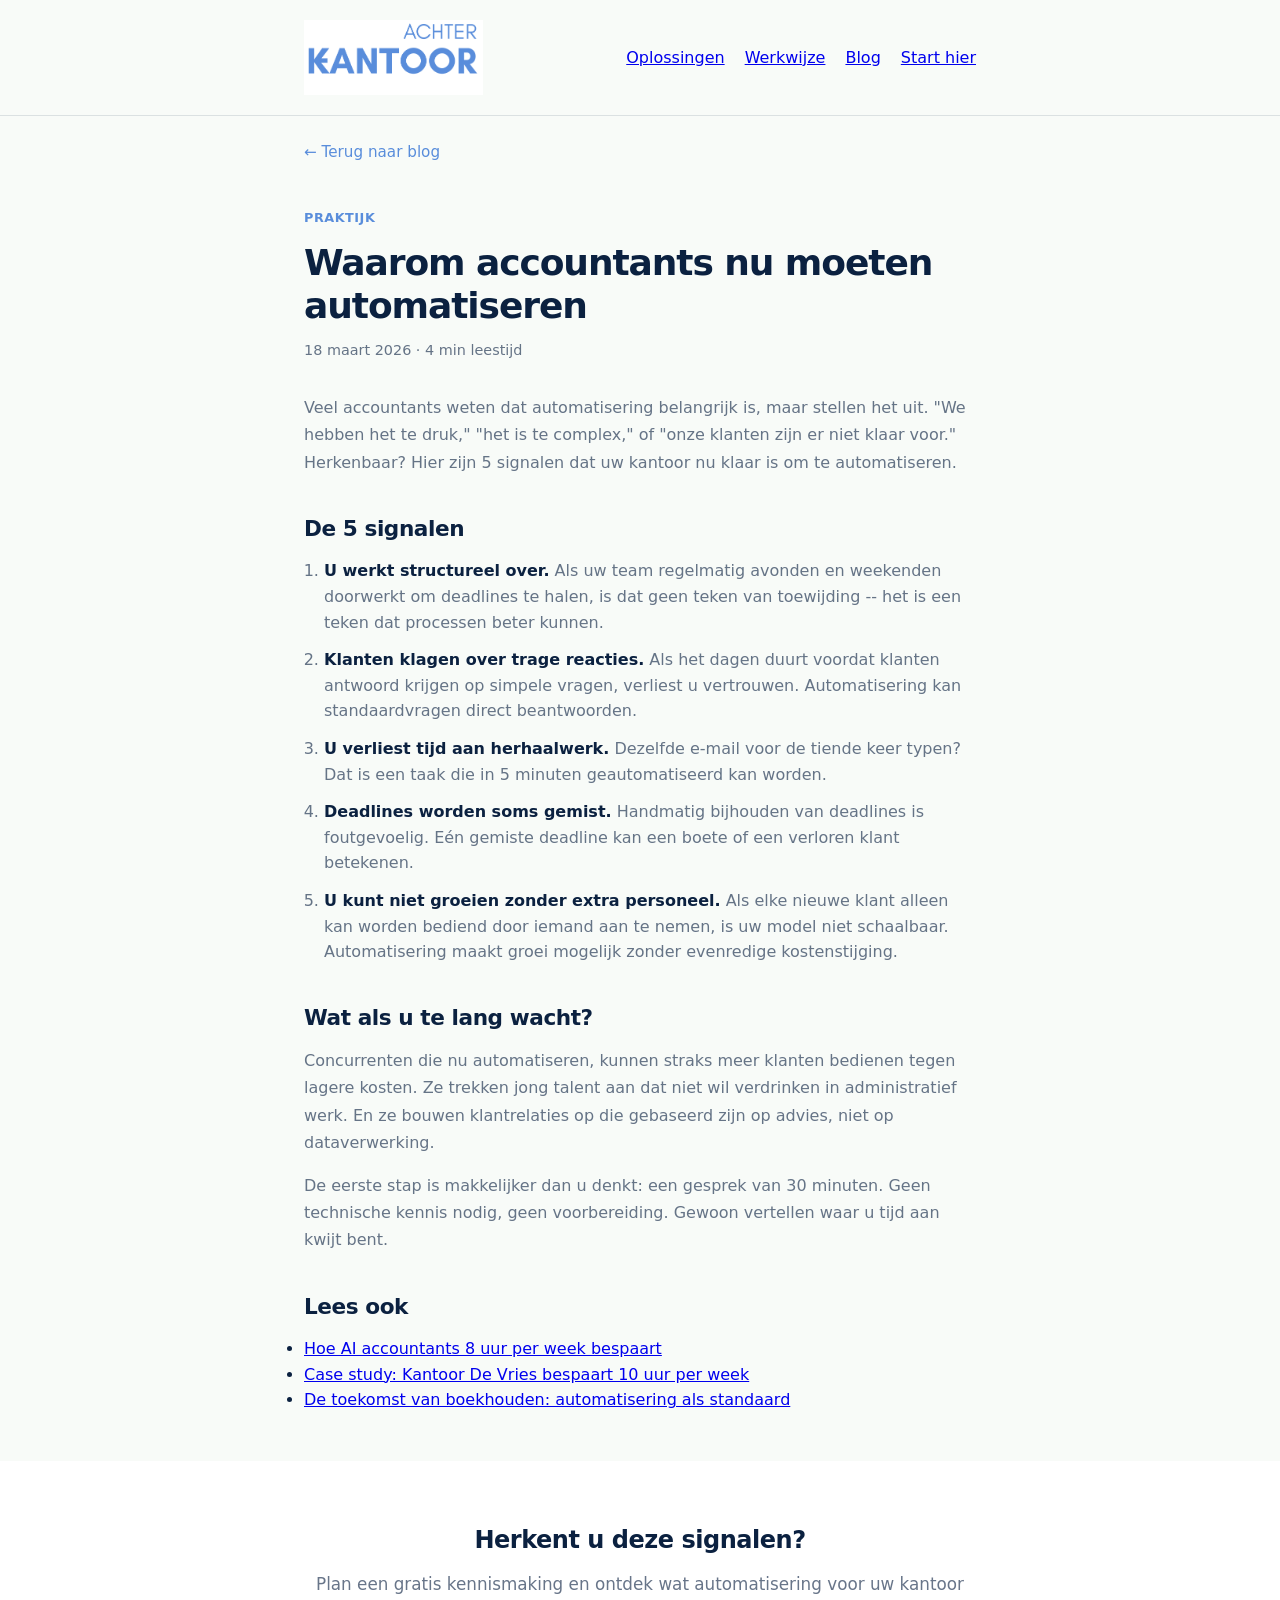
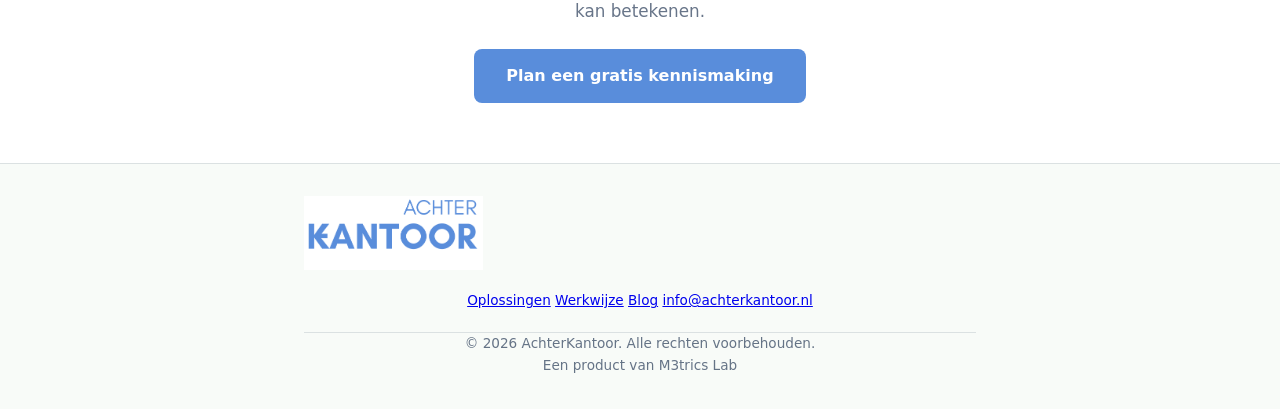
<file: blog/waarom-accountants-nu-automatiseren.html>
<!DOCTYPE html>
<html lang="nl">
<head>
    <meta charset="UTF-8">
    <meta name="viewport" content="width=device-width, initial-scale=1.0">
    <title>Waarom accountants nu moeten automatiseren — AchterKantoor</title>
    <meta name="description" content="De 5 signalen dat uw kantoor klaar is voor automatisering en wat er gebeurt als u te lang wacht. Ontdek of het tijd is om te starten met AchterKantoor.">
    <meta property="og:title" content="Waarom accountants nu moeten automatiseren">
    <meta property="og:description" content="De 5 signalen dat uw kantoor klaar is voor automatisering.">
    <meta property="og:type" content="article">
    <meta property="og:url" content="https://achterkantoor.nl/blog/waarom-accountants-nu-automatiseren.html">
    <meta property="og:image" content="https://achterkantoor.nl/og-image.png">
    <meta name="twitter:card" content="summary_large_image">
    <link rel="canonical" href="https://achterkantoor.nl/blog/waarom-accountants-nu-automatiseren.html">
    <meta http-equiv="Content-Security-Policy" content="default-src 'self'; script-src 'self' 'unsafe-inline' gc.zgo.at https://app.cal.com; style-src 'self' 'unsafe-inline'; img-src 'self' data: https://app.cal.com; connect-src 'self' achterkantoor.goatcounter.com https://app.cal.com; frame-src https://app.cal.com;">
    <link rel="icon" href="/favicon.ico">
    <script type="application/ld+json">
    {
        "@context": "https://schema.org",
        "@type": "BlogPosting",
        "headline": "Waarom accountants nu moeten automatiseren",
        "description": "De 5 signalen dat uw kantoor klaar is voor automatisering \u2014 en wat er gebeurt als u te lang wacht.",
        "image": "https://achterkantoor.nl/og-image.png",
        "author": {
            "@type": "Organization",
            "@id": "https://achterkantoor.nl/#organization",
            "name": "AchterKantoor",
            "url": "https://achterkantoor.nl"
        },
        "publisher": {
            "@type": "Organization",
            "@id": "https://achterkantoor.nl/#organization",
            "name": "AchterKantoor",
            "url": "https://achterkantoor.nl",
            "logo": {
                "@type": "ImageObject",
                "url": "https://achterkantoor.nl/og-image.png"
            }
        },
        "datePublished": "2026-03-18",
        "dateModified": "2026-03-18",
        "mainEntityOfPage": {
            "@type": "WebPage",
            "@id": "https://achterkantoor.nl/blog/waarom-accountants-nu-automatiseren.html"
        },
        "inLanguage": "nl",
        "keywords": ["waarom automatiseren accountant", "signalen klaar voor automatisering", "backoffice software accountant", "accountantskantoor efficiënter", "AI tools voor accountants"]
    }
    </script>
    <script type="application/ld+json">
    {
        "@context": "https://schema.org",
        "@type": "BreadcrumbList",
        "itemListElement": [
            {
                "@type": "ListItem",
                "position": 1,
                "name": "Home",
                "item": "https://achterkantoor.nl"
            },
            {
                "@type": "ListItem",
                "position": 2,
                "name": "Blog",
                "item": "https://achterkantoor.nl/blog/"
            },
            {
                "@type": "ListItem",
                "position": 3,
                "name": "Waarom accountants nu moeten automatiseren",
                "item": "https://achterkantoor.nl/blog/waarom-accountants-nu-automatiseren.html"
            }
        ]
    }
    </script>
    <script type="application/ld+json">
    {
        "@context": "https://schema.org",
        "@type": "FAQPage",
        "mainEntity": [
            {
                "@type": "Question",
                "name": "Wat zijn de signalen dat mijn kantoor klaar is voor automatisering?",
                "acceptedAnswer": {
                    "@type": "Answer",
                    "text": "De 5 belangrijkste signalen zijn: u werkt structureel over, klanten klagen over trage reacties, u verliest tijd aan herhaalwerk, deadlines worden soms gemist, en u kunt niet groeien zonder extra personeel aan te nemen."
                }
            },
            {
                "@type": "Question",
                "name": "Wat gebeurt er als ik te lang wacht met automatiseren?",
                "acceptedAnswer": {
                    "@type": "Answer",
                    "text": "Concurrenten die nu automatiseren kunnen straks meer klanten bedienen tegen lagere kosten. Ze trekken jong talent aan dat niet wil verdrinken in administratief werk en bouwen klantrelaties op die gebaseerd zijn op advies in plaats van dataverwerking."
                }
            },
            {
                "@type": "Question",
                "name": "Hoe begin ik met automatiseren als accountant?",
                "acceptedAnswer": {
                    "@type": "Answer",
                    "text": "De eerste stap is een gesprek van 30 minuten. Geen technische kennis nodig, geen voorbereiding. Gewoon vertellen waar u tijd aan kwijt bent. Binnen 2 weken draait uw eerste automatisering."
                }
            },
            {
                "@type": "Question",
                "name": "Kan ik groeien zonder extra personeel aan te nemen?",
                "acceptedAnswer": {
                    "@type": "Answer",
                    "text": "Ja. Als elke nieuwe klant alleen kan worden bediend door iemand aan te nemen, is uw model niet schaalbaar. Automatisering maakt groei mogelijk zonder evenredige kostenstijging."
                }
            }
        ]
    }
    </script>
    <style>
        :root {
            --bg: #f8fbf8;
            --text: #0b2140;
            --muted: rgba(11, 33, 64, 0.62);
            --accent: #598DDB;
            --accent-hover: #0b2140;
            --card-bg: #ffffff;
            --border: rgba(11, 33, 64, 0.12);
            --section-alt: #ffffff;
            --green: #16a34a;
        }
        * { margin: 0; padding: 0; box-sizing: border-box; }
        body {
            font-family: -apple-system, BlinkMacSystemFont, 'Segoe UI', system-ui, sans-serif;
            color: var(--text);
            background: var(--bg);
            line-height: 1.6;
            -webkit-font-smoothing: antialiased;
        }
        .container { max-width: 720px; margin: 0 auto; padding: 0 24px; }
        nav { padding: 20px 0; border-bottom: 1px solid var(--border); }
        nav .container { display: flex; justify-content: space-between; align-items: center; }
        .logo { text-decoration: none; }
        .logo-img { display: block; width: clamp(148px, 14vw, 188px); height: auto; }
        nav a.cta-link { color: var(--accent); text-decoration: none; font-weight: 500; font-size: 0.95rem; }
        nav a.cta-link:hover { text-decoration: underline; }
        .nav-links { display: flex; gap: 20px; align-items: center; }
        .back-link { display: inline-block; margin: 24px 0 0; color: var(--accent); text-decoration: none; font-size: 0.95rem; font-weight: 500; }
        .back-link:hover { text-decoration: underline; }
        .article-header { padding: 40px 0 32px; }
        .article-header .tag { display: inline-block; font-size: 0.8rem; font-weight: 600; color: var(--accent); text-transform: uppercase; letter-spacing: 0.04em; margin-bottom: 12px; }
        .article-header h1 { font-size: clamp(1.75rem, 4vw, 2.25rem); font-weight: 800; line-height: 1.2; letter-spacing: -0.03em; margin-bottom: 12px; }
        .article-header .meta { color: var(--muted); font-size: 0.9rem; }
        .article-content { padding-bottom: 48px; }
        .article-content h2 { font-size: 1.35rem; font-weight: 700; margin: 36px 0 12px; letter-spacing: -0.02em; }
        .article-content p { color: var(--muted); font-size: 1rem; margin-bottom: 16px; line-height: 1.7; }
        .article-content ol { margin: 0 0 16px 20px; color: var(--muted); font-size: 1rem; }
        .article-content ol li { margin-bottom: 12px; }
        .article-content ol li strong { color: var(--text); }
        .final-cta { text-align: center; padding: 60px 0; background: var(--section-alt); }
        .final-cta h2 { font-size: 1.5rem; font-weight: 700; margin-bottom: 12px; letter-spacing: -0.02em; }
        .final-cta p { color: var(--muted); margin-bottom: 24px; font-size: 1.05rem; }
        .btn { display: inline-block; background: var(--accent); color: #fff; padding: 14px 32px; border-radius: 8px; text-decoration: none; font-weight: 600; font-size: 1rem; transition: background 0.2s; }
        .btn:hover { background: var(--accent-hover); }
        footer { padding: 32px 0; border-top: 1px solid var(--border); text-align: center; color: var(--muted); font-size: 0.85rem; }
        .nav-toggle { display: none; background: none; border: 1px solid var(--border); border-radius: 8px; padding: 8px 10px; color: var(--text); font-size: 0.95rem; }
        @media (max-width: 639px) {
            nav .container { gap: 12px; }
            nav .nav-links { display: none; }
            .nav-toggle { display: inline-flex; align-items: center; justify-content: center; }
        }
        html { scroll-behavior: smooth; }
    </style>
    <link rel="preconnect" href="https://api.fontshare.com" crossorigin>
    <link rel="preconnect" href="https://fonts.googleapis.com">
    <link rel="preconnect" href="https://fonts.gstatic.com" crossorigin>
    <link href="https://api.fontshare.com/v2/css?f[]=switzer@300,400,500,600,700,800&display=swap" rel="stylesheet">
    <link href="https://fonts.googleapis.com/css2?family=JetBrains+Mono:wght@400;500&display=swap" rel="stylesheet">
</head>
<body>

<nav class="site-nav" aria-label="Hoofdnavigatie">
    <div class="container nav-inner">
        <a href="/" class="logo" aria-label="AchterKantoor home">
            <img src="/branding/logo-nav-user.png" alt="AchterKantoor" class="logo-img">
        </a>
        <button class="nav-toggle" type="button" aria-label="Open navigatie" aria-expanded="false">Menu</button>
        <div class="nav-links" id="navLinks">
            <a href="/oplossingen/">Oplossingen</a>
            <a href="/wat-we-doen/">Werkwijze</a>
            <a href="/blog/">Blog</a>
            <a href="/oplossingen/" class="nav-cta">Start hier</a>
        </div>
    </div>
</nav>

<div class="container">
    <a href="/blog/" class="back-link">&larr; Terug naar blog</a>
</div>

<article>
    <header class="article-header">
        <div class="container">
            <span class="tag">Praktijk</span>
            <h1>Waarom accountants nu moeten automatiseren</h1>
            <p class="meta">18 maart 2026 &middot; 4 min leestijd</p>
        </div>
    </header>

    <div class="container article-content">
        <p>Veel accountants weten dat automatisering belangrijk is, maar stellen het uit. "We hebben het te druk," "het is te complex," of "onze klanten zijn er niet klaar voor." Herkenbaar? Hier zijn 5 signalen dat uw kantoor nu klaar is om te automatiseren.</p>

        <h2>De 5 signalen</h2>
        <ol>
            <li><strong>U werkt structureel over.</strong> Als uw team regelmatig avonden en weekenden doorwerkt om deadlines te halen, is dat geen teken van toewijding -- het is een teken dat processen beter kunnen.</li>
            <li><strong>Klanten klagen over trage reacties.</strong> Als het dagen duurt voordat klanten antwoord krijgen op simpele vragen, verliest u vertrouwen. Automatisering kan standaardvragen direct beantwoorden.</li>
            <li><strong>U verliest tijd aan herhaalwerk.</strong> Dezelfde e-mail voor de tiende keer typen? Dat is een taak die in 5 minuten geautomatiseerd kan worden.</li>
            <li><strong>Deadlines worden soms gemist.</strong> Handmatig bijhouden van deadlines is foutgevoelig. Eén gemiste deadline kan een boete of een verloren klant betekenen.</li>
            <li><strong>U kunt niet groeien zonder extra personeel.</strong> Als elke nieuwe klant alleen kan worden bediend door iemand aan te nemen, is uw model niet schaalbaar. Automatisering maakt groei mogelijk zonder evenredige kostenstijging.</li>
        </ol>

        <h2>Wat als u te lang wacht?</h2>
        <p>Concurrenten die nu automatiseren, kunnen straks meer klanten bedienen tegen lagere kosten. Ze trekken jong talent aan dat niet wil verdrinken in administratief werk. En ze bouwen klantrelaties op die gebaseerd zijn op advies, niet op dataverwerking.</p>

        <p>De eerste stap is makkelijker dan u denkt: een gesprek van 30 minuten. Geen technische kennis nodig, geen voorbereiding. Gewoon vertellen waar u tijd aan kwijt bent.</p>

        <h2>Lees ook</h2>
        <ul>
            <li><a href="/blog/hoe-ai-8-uur-bespaart.html">Hoe AI accountants 8 uur per week bespaart</a></li>
            <li><a href="/blog/case-study-kantoor-de-vries.html">Case study: Kantoor De Vries bespaart 10 uur per week</a></li>
            <li><a href="/blog/toekomst-boekhouden-automatisering.html">De toekomst van boekhouden: automatisering als standaard</a></li>
        </ul>
    </div>
</article>

<section class="final-cta">
    <div class="container">
        <h2>Herkent u deze signalen?</h2>
        <p>Plan een gratis kennismaking en ontdek wat automatisering voor uw kantoor kan betekenen.</p>
        <a href="https://cal.com/achterkantoor-app/30min" class="btn" data-cal-link="achterkantoor-app/30min" data-cal-namespace="30min" data-cal-config='{"layout":"month_view","useSlotsViewOnSmallScreen":"true"}'>Plan een gratis kennismaking</a>
    </div>
</section>

<footer>
    <div class="container footer-inner">
        <a href="/" class="logo">
            <img src="/branding/logo-nav-user.png" alt="AchterKantoor" class="logo-img">
        </a>
        <nav class="footer-links" aria-label="Footernavigatie">
            <a href="/oplossingen/">Oplossingen</a>
            <a href="/wat-we-doen/">Werkwijze</a>
            <a href="/blog/">Blog</a>
            <a href="mailto:info@achterkantoor.nl">info@achterkantoor.nl</a>
        </nav>
        <div>
            <p>&copy; 2026 AchterKantoor. Alle rechten voorbehouden.</p>
            <p class="powered-by">Een product van M3trics Lab</p>
        </div>
    </div>
</footer>

<script>
    (function () {
        const toggle = document.querySelector('.nav-toggle');
        const links = document.querySelector('.nav-links');
        if (!toggle || !links) return;
        toggle.addEventListener('click', () => {
            document.body.classList.toggle('menu-open');
            links.style.display = document.body.classList.contains('menu-open') ? 'flex' : '';
            links.style.flexDirection = 'column';
            links.style.gap = '8px';
        });
    })();
</script>

<!-- GoatCounter analytics — free, no cookies, GDPR compliant -->
<!-- ACTION REQUIRED: Mia must create a free account at https://www.goatcounter.com/ with site code "achterkantoor" to activate tracking -->
<script data-goatcounter="https://achterkantoor.goatcounter.com/count" async src="//gc.zgo.at/count.js"></script>
<!-- Cal element-click embed code begins -->
<script type="text/javascript">
  (function (C, A, L) { let p = function (a, ar) { a.q.push(ar); }; let d = C.document; C.Cal = C.Cal || function () { let cal = C.Cal; let ar = arguments; if (!cal.loaded) { cal.ns = {}; cal.q = cal.q || []; d.head.appendChild(d.createElement("script")).src = A; cal.loaded = true; } if (ar[0] === L) { const api = function () { p(api, arguments); }; const namespace = ar[1]; api.q = api.q || []; if(typeof namespace === "string"){cal.ns[namespace] = cal.ns[namespace] || api;p(cal.ns[namespace], ar);p(cal, ["initNamespace", namespace]);} else p(cal, ar); return;} p(cal, ar); }; })(window, "https://app.cal.com/embed/embed.js", "init");
  Cal("init", "30min", {origin:"https://app.cal.com"});
  Cal.ns["30min"]("ui", {"cssVarsPerTheme":{"light":{"cal-brand":"#1e1e1e"},"dark":{"cal-brand":"#598DDB"}},"hideEventTypeDetails":false,"layout":"month_view"});
</script>
<!-- Cal element-click embed code ends -->
</body>
</html>
</file>
<file: assets/site.css>
:root {
    --bg: #f8fbf8;
    --paper: #ffffff;
    --text: #0b2140;
    --muted: rgba(11, 33, 64, 0.62);
    --charcoal: #0b2140;
    --heading: #0b2140;
    --primary: #0b2140;
    --primary-dark: #081a36;
    --coral: #DB6659;
    --coral-dark: #c65246;
    --blue: #598ddb;
    --blue-soft: rgba(89, 141, 219, 0.09);
    --coral-soft: rgba(219, 102, 89, 0.09);
    --lime: #CEDB59;
    --lime-soft: rgba(206, 219, 89, 0.16);
    --border: rgba(11, 33, 64, 0.12);
    --shadow: 0 24px 60px rgba(11, 33, 64, 0.08);
    --radius: 12px;
}

* {
    box-sizing: border-box;
    margin: 0;
    padding: 0;
}

html {
    scroll-behavior: smooth;
}

body {
    background: var(--bg);
    color: var(--text);
    font-family: "Glacial Indifference", "Avenir Next", "Segoe UI", system-ui, sans-serif;
    line-height: 1.5;
    -webkit-font-smoothing: antialiased;
}

h1,
h2,
h3,
h4 {
    color: var(--heading);
}

body::before {
    content: none;
}

a {
    color: inherit;
}

.container,
.container-prose {
    width: min(1120px, calc(100% - 40px));
    margin: 0 auto;
}

.container-prose {
    max-width: 760px;
}

.site-nav,
nav {
    position: sticky;
    top: 0;
    z-index: 50;
    background: #ffffff;
    border-bottom: 1px solid var(--border);
    box-shadow: 0 8px 24px rgba(11, 33, 64, 0.04);
}

.nav-inner,
nav .container {
    display: flex;
    align-items: center;
    justify-content: space-between;
    gap: 24px;
    min-height: 76px;
}

.logo {
    display: inline-flex;
    align-items: center;
    color: var(--charcoal);
    font-size: 1.02rem;
    font-weight: 600;
    letter-spacing: 0.08em;
    text-decoration: none;
    text-transform: uppercase;
}

.logo-img {
    display: block;
    width: clamp(148px, 14vw, 188px);
    height: auto;
}

.logo span:not(.logo-mark) {
    color: inherit;
}

.logo-mark {
    display: inline-grid;
    place-items: center;
    width: 34px;
    height: 34px;
    border: 2px solid var(--charcoal);
    border-radius: 50%;
    background: var(--lime-soft);
    color: var(--charcoal);
    font-weight: 700;
    letter-spacing: 0;
}

.nav-links {
    display: flex;
    align-items: center;
    gap: 22px;
}

.nav-links a,
nav a.cta-link {
    color: var(--charcoal);
    font-size: 0.94rem;
    font-weight: 500;
    text-decoration: none;
}

.nav-links a:hover,
nav a.cta-link:hover {
    color: var(--blue);
}

.nav-links .nav-cta {
    border: 1px solid var(--charcoal);
    border-radius: 12px;
    padding: 10px 16px;
    background: var(--charcoal);
    color: #fff;
}

.nav-toggle {
    display: none;
    border: 1px solid var(--charcoal);
    border-radius: 12px;
    background: var(--paper);
    color: var(--charcoal);
    cursor: pointer;
    font: inherit;
    font-weight: 500;
    padding: 9px 14px;
}

.hero {
    position: relative;
    overflow: hidden;
    padding: clamp(64px, 9vw, 110px) 0 clamp(52px, 8vw, 90px);
}

.neural-bg {
    position: absolute;
    inset: 0;
    overflow: hidden;
    pointer-events: none;
    opacity: 0.48;
}

.neural-bg::before,
.neural-bg::after {
    content: "";
    position: absolute;
    inset: 8% -8% auto auto;
    width: min(680px, 62vw);
    height: min(420px, 48vw);
    background:
        linear-gradient(33deg, transparent 12%, rgba(89, 141, 219, 0.16) 12.2%, transparent 12.8%),
        linear-gradient(148deg, transparent 28%, rgba(89, 141, 219, 0.13) 28.2%, transparent 28.8%),
        linear-gradient(74deg, transparent 42%, rgba(219, 102, 89, 0.1) 42.2%, transparent 42.8%),
        radial-gradient(circle at 18% 36%, rgba(89, 141, 219, 0.28) 0 4px, transparent 5px),
        radial-gradient(circle at 38% 18%, rgba(11, 33, 64, 0.18) 0 3px, transparent 4px),
        radial-gradient(circle at 52% 54%, rgba(89, 141, 219, 0.24) 0 4px, transparent 5px),
        radial-gradient(circle at 72% 28%, rgba(219, 102, 89, 0.22) 0 3px, transparent 4px),
        radial-gradient(circle at 84% 62%, rgba(89, 141, 219, 0.2) 0 4px, transparent 5px);
    filter: blur(0.1px);
    transform: translate3d(0, 0, 0);
    animation: neuralDrift 14s ease-in-out infinite alternate;
}

.neural-bg::after {
    inset: auto auto 8% -12%;
    width: min(520px, 48vw);
    height: min(320px, 34vw);
    opacity: 0.55;
    transform: rotate(8deg);
    animation-duration: 18s;
    animation-direction: alternate-reverse;
}

.neural-bg span {
    position: absolute;
    width: 7px;
    height: 7px;
    border-radius: 50%;
    background: rgba(89, 141, 219, 0.2);
    box-shadow: 0 0 22px rgba(89, 141, 219, 0.22);
    animation: neuralPulse 4.5s ease-in-out infinite;
}

.neural-bg span:nth-child(1) { left: 56%; top: 24%; animation-delay: -0.8s; }
.neural-bg span:nth-child(2) { left: 70%; top: 17%; animation-delay: -2.1s; }
.neural-bg span:nth-child(3) { left: 83%; top: 34%; animation-delay: -1.4s; }
.neural-bg span:nth-child(4) { left: 61%; top: 66%; animation-delay: -3.2s; }
.neural-bg span:nth-child(5) { left: 77%; top: 72%; animation-delay: -0.2s; background: rgba(219, 102, 89, 0.18); }
.neural-bg span:nth-child(6) { left: 18%; top: 72%; animation-delay: -2.7s; }

@keyframes neuralDrift {
    from {
        transform: translate3d(-10px, -6px, 0) scale(1);
    }
    to {
        transform: translate3d(14px, 10px, 0) scale(1.03);
    }
}

@keyframes neuralPulse {
    0%, 100% {
        opacity: 0.35;
        transform: scale(0.9);
    }
    50% {
        opacity: 0.72;
        transform: scale(1.2);
    }
}

.hero-grid {
    position: relative;
    z-index: 1;
    display: grid;
    grid-template-columns: minmax(0, 1fr) minmax(0, 1fr);
    gap: clamp(36px, 6vw, 72px);
    align-items: center;
}

.hero-copy {
    max-width: 620px;
}

.eyebrow {
    display: inline-flex;
    align-items: center;
    gap: 8px;
    margin-bottom: 18px;
    color: var(--blue);
    font-size: 0.78rem;
    font-weight: 600;
    letter-spacing: 0.14em;
    text-transform: uppercase;
}

.eyebrow::before {
    content: "";
    width: 24px;
    height: 2px;
    background: currentColor;
}

.hero h1 {
    max-width: 760px;
    color: var(--heading);
    font-size: clamp(2.45rem, 5.1vw, 4.9rem);
    font-weight: 700;
    letter-spacing: -0.035em;
    line-height: 1;
}

.headline-switch {
    display: flex;
    flex-wrap: wrap;
    align-items: baseline;
    column-gap: 0.24em;
    row-gap: 0.04em;
}

.rotating-words {
    position: relative;
    display: inline-grid;
    min-width: min(100%, 11.8em);
    height: 1.08em;
    overflow: hidden;
    color: var(--blue);
    vertical-align: bottom;
}

.rotating-words span {
    grid-area: 1 / 1;
    opacity: 0;
    transform: translateY(0.76em);
    animation: rotateHeadlineWord 12s cubic-bezier(0.65, 0, 0.35, 1) infinite;
    white-space: nowrap;
}

.rotating-words span:nth-child(2) {
    animation-delay: 3s;
}

.rotating-words span:nth-child(3) {
    animation-delay: 6s;
}

.rotating-words span:nth-child(4) {
    animation-delay: 9s;
}

@keyframes rotateHeadlineWord {
    0% {
        opacity: 0;
        transform: translateY(0.76em);
    }
    7%,
    23% {
        opacity: 1;
        transform: translateY(0);
    }
    30%,
    100% {
        opacity: 0;
        transform: translateY(-0.76em);
    }
}

.hero-lead,
.hero p {
    max-width: 610px;
    margin-top: 28px;
    color: var(--muted);
    font-weight: 400;
    font-size: clamp(1.05rem, 1.7vw, 1.28rem);
}

.hero-actions,
.cta-group {
    display: flex;
    flex-wrap: wrap;
    gap: 12px;
    margin-top: 34px;
}

.btn,
.btn-ghost {
    display: inline-flex;
    align-items: center;
    justify-content: center;
    min-height: 48px;
    border: 1px solid var(--charcoal);
    border-radius: 12px;
    cursor: pointer;
    font: inherit;
    font-weight: 620;
    line-height: 1.05;
    padding: 13px 18px;
    text-align: center;
    text-decoration: none;
    transition: background 0.18s ease, color 0.18s ease, border-color 0.18s ease;
}

.btn {
    background: var(--primary);
    color: #fff;
    border-color: var(--primary);
}

.btn:hover {
    background: var(--blue);
    border-color: var(--blue);
}

.btn-secondary,
.btn-ghost {
    background: #fff;
    color: var(--charcoal);
    border-color: rgba(11, 33, 64, 0.28);
}

.btn-secondary:hover,
.btn-ghost:hover {
    background: var(--coral);
    border-color: var(--coral);
    color: #fff;
}

.hero-proof {
    display: flex;
    flex-wrap: wrap;
    gap: 14px 18px;
    margin-top: 24px;
}

.hero-proof span {
    display: inline-flex;
    align-items: center;
    gap: 18px;
    color: rgba(11, 33, 64, 0.72);
    font-size: 0.88rem;
    font-weight: 500;
    padding: 0;
}

.hero-proof span + span::before {
    content: "";
    width: 5px;
    height: 5px;
    border-radius: 50%;
    background: var(--coral);
}

.solutions-hero {
    padding-top: 48px;
}

.solutions-hero-inner {
    display: grid;
    grid-template-columns: minmax(0, 1.1fr) minmax(280px, 0.9fr);
    gap: clamp(28px, 6vw, 72px);
    align-items: center;
}

.solutions-hero-copy .lead {
    max-width: 640px;
}

.solutions-hero-panel {
    justify-self: end;
    width: min(100%, 380px);
}

.dashboard-mini {
    border: 1px solid var(--border);
    border-radius: 22px;
    background: linear-gradient(180deg, #ffffff 0%, rgba(248, 251, 248, 0.92) 100%);
    box-shadow: var(--shadow);
    padding: 28px;
}

.dashboard-mini strong {
    color: var(--heading);
    font-size: 1rem;
    font-weight: 650;
}

.dashboard-mini ul {
    display: grid;
    gap: 12px;
    list-style: none;
    margin-top: 18px;
}

.dashboard-mini li {
    display: flex;
    align-items: center;
    justify-content: space-between;
    gap: 12px;
    border: 1px solid var(--border);
    border-radius: 14px;
    background: var(--paper);
    padding: 14px 16px;
    color: var(--heading);
    font-size: 0.92rem;
    font-weight: 560;
}

.dashboard-mini li span {
    color: var(--blue);
    font-size: 0.8rem;
    font-weight: 700;
}

.workflow-panel {
    position: relative;
    overflow: hidden;
    border: 1px solid var(--border);
    border-radius: 22px;
    background: #ffffff;
    box-shadow: var(--shadow);
}

.workflow-panel::before {
    content: none;
}

.mail-panel {
    border-radius: 16px;
    justify-self: end;
    width: min(100%, 390px);
}

.mail-window-top {
    display: grid;
    grid-template-columns: auto 1fr auto;
    align-items: center;
    gap: 12px;
    border-bottom: 1px solid var(--border);
    padding: 13px 15px;
}

.window-dots {
    display: inline-flex;
    gap: 6px;
}

.window-dots span {
    width: 8px;
    height: 8px;
    border-radius: 50%;
}

.window-dots span:nth-child(1) { background: #ff5f57; }
.window-dots span:nth-child(2) { background: #ffbd2e; }
.window-dots span:nth-child(3) { background: #28c840; }

.mail-window-top strong {
    color: var(--heading);
    font-size: 0.9rem;
    font-weight: 620;
}

.mail-client {
    color: rgba(11, 33, 64, 0.56);
    font-size: 0.78rem;
    font-weight: 620;
}

.mail-window-body {
    display: grid;
    grid-template-columns: 46px 1fr;
}

.mail-sidebar {
    display: grid;
    align-content: start;
    justify-items: center;
    gap: 12px;
    border-right: 1px solid var(--border);
    background: rgba(248, 251, 248, 0.74);
    padding: 16px 0;
}

.mail-tool {
    display: inline-grid;
    place-items: center;
    width: 30px;
    height: 30px;
    border-radius: 9px;
    color: rgba(11, 33, 64, 0.48);
    font-size: 0.72rem;
    font-weight: 650;
}

.mail-tool.active {
    background: rgba(89, 141, 219, 0.14);
    color: var(--blue);
}

.mail-thread {
    display: grid;
    padding: 14px 14px 12px;
}

.mail-message {
    display: grid;
    grid-template-columns: 34px 1fr;
    gap: 11px;
    padding: 13px 0;
}

.mail-message + .mail-message {
    border-top: 1px solid var(--border);
}

.mail-message.active {
    padding-top: 0;
}

.mail-message.muted {
    opacity: 0.78;
}

.mail-avatar {
    display: inline-grid;
    place-items: center;
    width: 34px;
    height: 34px;
    border-radius: 50%;
    background: var(--lime-soft);
    color: var(--charcoal);
    font-size: 0.82rem;
    font-weight: 650;
}

.mail-avatar.soft {
    background: var(--blue-soft);
    color: var(--blue);
}

.mail-content {
    min-width: 0;
}

.mail-row {
    display: flex;
    flex-wrap: wrap;
    align-items: center;
    gap: 6px;
}

.mail-row strong {
    color: var(--heading);
    font-size: 0.86rem;
    font-weight: 650;
}

.mail-row time {
    margin-left: auto;
    color: rgba(11, 33, 64, 0.42);
    font-size: 0.72rem;
    font-weight: 560;
}

.mail-label {
    border: 1px solid rgba(219, 102, 89, 0.42);
    border-radius: 999px;
    color: var(--coral);
    font-size: 0.68rem;
    font-weight: 620;
    padding: 2px 6px;
}

.mail-label.soft {
    border-color: rgba(89, 141, 219, 0.3);
    color: var(--blue);
}

.mail-message h3 {
    margin-top: 5px;
    color: var(--heading);
    font-size: 0.9rem;
    font-weight: 620;
}

.mail-message p {
    margin-top: 4px;
    color: var(--muted);
    font-size: 0.78rem;
}

.draft-preview {
    margin-top: 10px;
    border-radius: 10px;
    background: rgba(248, 251, 248, 0.96);
    padding: 10px 12px;
    animation: draftGlow 4.8s ease-in-out infinite;
}

.draft-preview span {
    color: var(--coral);
    font-size: 0.68rem;
    font-weight: 650;
}

.draft-preview p {
    margin-top: 5px;
}

.tool-strip {
    display: flex;
    flex-wrap: wrap;
    gap: 6px;
    border-top: 1px solid var(--border);
    padding: 10px 13px 12px;
}

.tool-badge {
    display: inline-flex;
    align-items: center;
    gap: 5px;
    min-height: 26px;
    border: 1px solid var(--border);
    border-radius: 8px;
    color: rgba(11, 33, 64, 0.68);
    font-size: 0.68rem;
    font-weight: 560;
    padding: 5px 7px;
}

.tool-badge::before {
    content: "";
    width: 8px;
    height: 8px;
    border-radius: 3px;
    background: var(--blue);
}

.tool-badge.gmail::before {
    background: linear-gradient(135deg, #ea4335 0 34%, #fbbc04 34% 58%, #34a853 58% 78%, #4285f4 78%);
}

.tool-badge.outlook::before { background: #0078d4; }
.tool-badge.exact::before { background: var(--coral); }
.tool-badge.twinfield::before { background: var(--blue); }
.tool-badge.moneybird::before { background: var(--lime); }
.tool-badge.snelstart::before { background: var(--charcoal); }

@keyframes draftGlow {
    0%,
    100% {
        box-shadow: inset 0 0 0 1px rgba(89, 141, 219, 0);
    }
    50% {
        box-shadow: inset 0 0 0 1px rgba(89, 141, 219, 0.22);
    }
}

.panel-top,
.panel-footer {
    position: relative;
    display: flex;
    align-items: center;
    justify-content: space-between;
    gap: 16px;
    padding: 20px 22px;
}

.panel-top {
    border-bottom: 1px solid var(--border);
}

.panel-kicker {
    color: var(--heading);
    font-size: 0.76rem;
    font-weight: 600;
    letter-spacing: 0.11em;
    text-transform: uppercase;
}

.panel-status {
    border-radius: 10px;
    background: var(--coral);
    color: #fff;
    font-size: 0.82rem;
    font-weight: 620;
    padding: 8px 11px;
}

.workflow-list {
    position: relative;
    display: grid;
    gap: 14px;
    padding: 22px;
}

.workflow-item {
    display: grid;
    grid-template-columns: 48px 1fr;
    gap: 14px;
    align-items: start;
    border: 0;
    border-radius: 0;
    background: transparent;
    padding: 14px 0;
}

.workflow-item + .workflow-item {
    border-top: 1px solid var(--border);
}

.workflow-item.active {
    border-radius: 14px;
    background: var(--blue-soft);
    padding: 16px;
}

.workflow-icon {
    display: inline-grid;
    place-items: center;
    width: 42px;
    height: 42px;
    border-radius: 50%;
    background: var(--paper);
    color: var(--charcoal);
    font-size: 0.82rem;
    font-weight: 600;
}

.workflow-item.done .workflow-icon {
    background: var(--lime-soft);
    color: var(--charcoal);
}

.workflow-item strong {
    display: block;
    color: var(--heading);
    font-size: 1rem;
    line-height: 1.25;
    font-weight: 620;
}

.workflow-item p {
    margin-top: 4px;
    color: var(--muted);
    font-weight: 400;
    font-size: 0.92rem;
}

.panel-footer {
    border-top: 1px solid var(--border);
    background: var(--primary);
    color: #fff;
}

.panel-footer span {
    opacity: 0.9;
    font-weight: 700;
}

.panel-footer strong {
    font-size: 2rem;
    letter-spacing: -0.04em;
}

.intro-band {
    border-block: 1px solid var(--border);
    background: #ffffff;
    padding: 42px 0;
}

.intro-grid {
    display: grid;
    grid-template-columns: 1.15fr 1fr;
    gap: 28px;
    align-items: center;
}

.intro-statement {
    color: var(--heading);
    font-size: clamp(1.3rem, 2.7vw, 2.05rem);
    font-weight: 620;
    letter-spacing: -0.035em;
    line-height: 1.06;
}

.mini-metrics {
    display: grid;
    grid-template-columns: repeat(3, 1fr);
    gap: 12px;
}

.mini-metrics div {
    border: 1px solid var(--border);
    border-radius: 14px;
    background: var(--paper);
    padding: 16px 14px;
}

.mini-metrics strong,
.mini-metrics span {
    display: block;
}

.mini-metrics strong {
    color: var(--heading);
    font-size: clamp(1.35rem, 2.4vw, 2rem);
    letter-spacing: -0.04em;
    font-weight: 620;
}

.mini-metrics span {
    color: var(--muted);
    font-size: 0.86rem;
    font-weight: 500;
}

.section {
    padding: clamp(92px, 11vw, 152px) 0;
}

.section-heading {
    max-width: 760px;
    margin-bottom: 42px;
}

.section h2,
section h2 {
    color: var(--heading);
    font-size: clamp(2.25rem, 5vw, 4.7rem);
    font-weight: 680;
    letter-spacing: -0.055em;
    line-height: 0.98;
}

.lead {
    color: var(--muted);
    font-size: 1.08rem;
}

.section-lead {
    margin-top: 14px;
    color: var(--muted);
    font-size: 1.02rem;
}

.solutions-grid {
    display: grid;
    grid-template-columns: repeat(auto-fit, minmax(300px, 1fr));
    gap: 20px;
}

.solution-card {
    display: grid;
    gap: 16px;
    padding: 28px;
    background: #fff;
    border: 1px solid var(--border);
    border-radius: 20px;
    box-shadow: var(--shadow);
}

.solution-card h3,
.demo-card h3 {
    color: var(--heading);
    font-size: 1.48rem;
    letter-spacing: -0.03em;
}

.solution-card p,
.demo-card p {
    color: var(--muted);
}

.solution-price-row {
    display: flex;
    flex-wrap: wrap;
    gap: 10px 18px;
    color: var(--blue);
    font-weight: 700;
}

.solution-columns {
    display: grid;
    grid-template-columns: repeat(2, minmax(0, 1fr));
    gap: 16px;
}

.solution-columns strong,
.demo-flow strong {
    display: block;
    margin-bottom: 10px;
    color: var(--heading);
    font-size: 0.96rem;
    font-weight: 650;
}

.solution-columns ul,
.demo-meta ul,
.demo-flow ol {
    display: grid;
    gap: 8px;
    padding-left: 18px;
}

.solution-columns li,
.demo-meta li,
.demo-flow li {
    color: var(--muted);
    font-size: 0.95rem;
}

.solution-actions {
    display: flex;
    flex-wrap: wrap;
    gap: 12px;
    align-items: center;
    margin-top: auto;
}

.solution-actions .btn,
.solution-actions .btn-secondary {
    justify-content: center;
}

.demo-panels {
    display: grid;
    grid-template-columns: repeat(auto-fit, minmax(280px, 1fr));
    gap: 22px;
}

.demo-card {
    display: grid;
    gap: 18px;
    padding: 28px;
    border: 1px solid rgba(255, 255, 255, 0.16);
    border-radius: 22px;
    background: rgba(255, 255, 255, 0.08);
    box-shadow: 0 24px 48px rgba(0, 0, 0, 0.16);
    transition: transform 0.25s ease, border-color 0.25s ease, background 0.25s ease;
}

.demo-card-active {
    transform: translateY(-4px);
    border-color: rgba(255, 255, 255, 0.34);
    background: rgba(255, 255, 255, 0.12);
}

.demo-meta {
    display: grid;
    gap: 10px;
    padding: 16px 18px;
    border-radius: 16px;
    background: rgba(255, 255, 255, 0.08);
}

.demo-meta span {
    color: inherit;
    font-size: 0.9rem;
    font-weight: 650;
    letter-spacing: 0.02em;
    text-transform: uppercase;
}

.demo-flow {
    padding-top: 6px;
}

.solution-wizard::backdrop {
    background: rgba(11, 33, 64, 0.42);
}

.solution-wizard {
    margin: auto;
    border: 0;
    border-radius: 24px;
    background: transparent;
    padding: 0;
}

.wizard-shell {
    width: min(680px, calc(100vw - 24px));
    border: 0;
    border-radius: 24px;
    padding: 0;
    overflow: hidden;
    background: var(--paper);
    box-shadow: 0 30px 70px rgba(7, 20, 39, 0.28);
}

.wizard-header,
.wizard-panel,
.wizard-actions {
    padding-left: clamp(22px, 3vw, 32px);
    padding-right: clamp(22px, 3vw, 32px);
}

.wizard-header {
    display: flex;
    align-items: start;
    justify-content: space-between;
    gap: 20px;
    padding-top: 28px;
    padding-bottom: 20px;
    border-bottom: 1px solid var(--border);
}

.wizard-close {
    border: 0;
    background: transparent;
    color: var(--heading);
    font-size: 2rem;
    line-height: 1;
    cursor: pointer;
}

.wizard-close:disabled,
.wizard-actions button:disabled {
    cursor: wait;
    opacity: 0.68;
}

.wizard-panel {
    display: grid;
    gap: 16px;
    padding-top: 24px;
    padding-bottom: 20px;
}

.wizard-fields {
    display: grid;
    gap: 14px;
}

.wizard-fields label {
    display: grid;
    gap: 8px;
    color: var(--charcoal);
    font-weight: 620;
}

.wizard-choice-group {
    display: grid;
    gap: 10px;
    padding: 0;
    margin: 0;
    border: 0;
}

.wizard-choice-group legend {
    color: var(--charcoal);
    font-weight: 620;
}

.wizard-checklist {
    display: flex;
    flex-wrap: wrap;
    gap: 10px;
}

.choice-chip {
    display: inline-flex;
    align-items: center;
    gap: 8px;
    padding: 10px 14px;
    border: 1px solid var(--border);
    border-radius: 999px;
    background: #fff;
    color: var(--muted);
    font-weight: 500;
}

.choice-chip input {
    width: 16px;
    height: 16px;
}

.wizard-fields input,
.wizard-fields select,
.wizard-fields textarea {
    width: 100%;
    border: 1px solid var(--border);
    border-radius: 12px;
    background: #fff;
    color: var(--text);
    font: inherit;
    padding: 14px 15px;
}

.wizard-fields textarea {
    min-height: 126px;
    resize: vertical;
}

.wizard-fields input:focus,
.wizard-fields select:focus,
.wizard-fields textarea:focus {
    outline: 3px solid var(--lime-soft);
    outline-offset: 2px;
}

.wizard-review {
    display: grid;
    gap: 12px;
}

.wizard-review div {
    display: grid;
    gap: 4px;
    padding: 14px 16px;
    border: 1px solid var(--border);
    border-radius: 14px;
    background: #fff;
}

.wizard-review strong {
    color: var(--heading);
    font-size: 0.92rem;
}

.wizard-review span {
    color: var(--muted);
}

.wizard-actions {
    display: flex;
    align-items: center;
    justify-content: space-between;
    gap: 12px;
    padding-top: 16px;
    padding-bottom: 28px;
    border-top: 1px solid var(--border);
}

.wizard-actions-end {
    display: flex;
    flex-wrap: wrap;
    justify-content: flex-end;
    gap: 12px;
}

#wizardStatus {
    padding-left: clamp(22px, 3vw, 32px);
    padding-right: clamp(22px, 3vw, 32px);
    padding-bottom: 12px;
}

.privacy-grid {
    display: grid;
    grid-template-columns: minmax(0, 1fr) minmax(280px, 0.9fr);
    gap: clamp(24px, 5vw, 56px);
    align-items: start;
}

.privacy-points {
    display: grid;
    gap: 18px;
}

.privacy-points p,
.privacy-points li {
    color: var(--muted);
    font-size: 1rem;
}

.privacy-points ul {
    display: grid;
    gap: 10px;
    padding-left: 18px;
}

.section-card,
.solutions-section-card {
    border: 1px solid var(--border);
    border-radius: 24px;
    background: var(--paper);
    box-shadow: var(--shadow);
    padding: clamp(24px, 4vw, 40px);
}

.section-card .eyebrow + h2,
.solutions-section-card .eyebrow + h2 {
    margin-top: 10px;
}

.dashboard-preview-grid {
    display: grid;
    grid-template-columns: repeat(auto-fit, minmax(180px, 1fr));
    gap: 14px;
    margin-top: 24px;
}

.dashboard-preview-grid article {
    border: 1px solid var(--border);
    border-radius: 16px;
    background: rgba(255, 255, 255, 0.72);
    padding: 18px;
}

.dashboard-preview-grid strong {
    display: block;
    color: var(--heading);
    font-size: 1rem;
    font-weight: 650;
}

.dashboard-preview-grid p {
    margin-top: 8px;
    color: var(--muted);
    font-size: 0.94rem;
}

.faq-grid {
    display: grid;
    gap: 14px;
    margin-top: 24px;
}

.faq-grid details {
    border: 1px solid var(--border);
    border-radius: 14px;
    background: #fff;
    padding: 16px 18px;
}

.faq-grid summary {
    cursor: pointer;
    color: var(--heading);
    font-weight: 600;
}

.faq-grid p {
    margin-top: 12px;
    color: var(--muted);
}

.solutions-page .section {
    padding: clamp(64px, 8vw, 104px) 0;
}

.solutions-page .solutions-catalog.section {
    padding-top: clamp(30px, 5vw, 52px);
}

.solutions-page .section-heading {
    max-width: 680px;
    margin-bottom: 30px;
}

.solutions-page .solutions-catalog .section-heading {
    margin-left: auto;
    margin-right: auto;
    text-align: center;
}

.catalog-help {
    display: inline-flex;
    align-items: center;
    gap: 12px;
    margin-top: 14px;
    color: var(--muted);
    font-size: 0.9rem;
}

.catalog-help-link {
    padding: 8px 12px;
    border: 1px solid rgba(11, 33, 64, 0.14);
    border-radius: 999px;
    background: #fff;
    color: var(--heading);
    font-size: 0.82rem;
    font-weight: 700;
    text-decoration: none;
}

.catalog-help-link:hover {
    color: var(--blue);
}

.solutions-page .section h2,
.solutions-page section h2 {
    font-size: clamp(1.9rem, 3vw, 2.8rem);
    letter-spacing: -0.045em;
    line-height: 1.02;
}

.solutions-page .solutions-grid {
    gap: 18px;
    align-items: stretch;
}

.solutions-page .solution-card {
    position: relative;
    height: 100%;
    gap: 14px;
    padding: clamp(22px, 2.5vw, 28px);
    padding-top: clamp(30px, 3vw, 38px);
    border-radius: 26px;
    box-shadow: 0 20px 44px rgba(11, 33, 64, 0.07);
    align-content: start;
    text-align: left;
    overflow: visible;
}

.solutions-page .solution-card::before {
    content: "";
    position: absolute;
    inset: 0;
    border-radius: inherit;
    pointer-events: none;
    opacity: 0;
    transition: opacity 180ms ease;
}

.solutions-page .solution-card-featured {
    border-color: rgba(11, 33, 64, 0.18);
    background: #fff;
    box-shadow: 0 24px 52px rgba(11, 33, 64, 0.09);
}

.solutions-page .solution-card-featured::before {
    opacity: 0;
    border: 0;
    background: transparent;
}

.solutions-page .solution-card-mail {
    border-color: rgba(11, 33, 64, 0.16);
    background: #fff;
}

.solutions-page .solution-card-mail::before {
    opacity: 0;
    background: transparent;
}

.solutions-page .solution-card-status {
    border-color: rgba(11, 33, 64, 0.16);
    background: #fff;
}

.solutions-page .solution-card-status::before {
    opacity: 0;
    background: transparent;
}

.solutions-page .solutions-catalog {
    position: relative;
    background:
        radial-gradient(circle at top left, rgba(89, 141, 219, 0.08), transparent 24%),
        radial-gradient(circle at bottom right, rgba(206, 219, 89, 0.08), transparent 28%);
}

.solution-card-head {
    display: grid;
    gap: 8px;
}

.solution-card-topline {
    display: flex;
    flex-wrap: wrap;
    align-items: center;
    justify-content: flex-start;
    gap: 10px;
}

.solution-label {
    color: var(--blue);
    font-size: 0.76rem;
    font-weight: 700;
    letter-spacing: 0.14em;
    text-transform: uppercase;
}

.solution-badge {
    position: absolute;
    top: 0;
    left: 50%;
    transform: translate(-50%, -50%);
    display: inline-flex;
    align-items: center;
    min-height: 30px;
    padding: 6px 12px;
    border-radius: 999px;
    background: rgba(11, 33, 64, 0.92);
    color: #fff;
    font-size: 0.78rem;
    font-weight: 700;
    letter-spacing: 0.04em;
}

.solution-context {
    max-width: 34ch;
    color: color-mix(in srgb, var(--muted) 62%, var(--heading));
    font-size: 0.92rem;
    line-height: 1.45;
}

.solution-summary {
    color: var(--heading);
    font-size: 0.98rem;
    line-height: 1.5;
    letter-spacing: -0.01em;
}

.solutions-page .solution-price-row {
    display: grid;
    grid-template-columns: 1fr;
    gap: 8px;
}

.solutions-page .solution-stat {
    display: grid;
    gap: 4px;
    align-content: start;
    min-height: 68px;
    padding: 12px 13px;
    border: 1px solid rgba(11, 33, 64, 0.08);
    border-radius: 16px;
    background: rgba(255, 255, 255, 0.84);
}

.solutions-page .solution-stat-label {
    color: var(--muted);
    font-size: 0.74rem;
    font-weight: 700;
    letter-spacing: 0.12em;
    text-transform: uppercase;
}

.solutions-page .solution-stat strong {
    color: var(--heading);
    font-size: 0.95rem;
    font-weight: 700;
    line-height: 1.35;
}

.solutions-page .solution-detail-panel,
.solutions-page .demo-flow strong,
.privacy-point strong,
.dashboard-glimpse strong,
.start-step strong {
    display: grid;
}

.solutions-page .solution-detail-panel {
    gap: 8px;
}

.solutions-page .solution-detail-panel strong,
.solutions-page .demo-flow strong,
.privacy-point strong,
.dashboard-glimpse strong,
.start-step strong {
    margin-bottom: 8px;
    font-size: 0.9rem;
}

.solutions-page .solution-list-block {
    display: grid;
    gap: 8px;
}

.solutions-page .solution-list-block ul {
    display: grid;
    gap: 8px;
    padding-left: 18px;
}

.solutions-page .demo-meta span {
    color: var(--heading);
    font-size: 0.78rem;
    font-weight: 700;
    letter-spacing: 0.14em;
    text-transform: uppercase;
}

.solution-fit-list,
.solutions-page .demo-meta ul {
    display: flex;
    flex-wrap: wrap;
    gap: 8px;
    list-style: none;
    padding-left: 0;
}

.solution-fit-list li,
.solutions-page .demo-meta li {
    padding: 6px 10px;
    border: 1px solid rgba(11, 33, 64, 0.09);
    border-radius: 999px;
    background: rgba(255, 255, 255, 0.9);
    color: var(--heading);
    font-size: 0.82rem;
}

.proof-note {
    color: var(--muted);
    font-size: 0.9rem;
}

.solution-timing {
    color: var(--heading);
    font-size: 0.88rem;
    font-weight: 650;
}

.solution-checklist {
    display: grid;
    gap: 10px;
    list-style: none;
    padding-left: 0;
}

.solution-checklist li {
    position: relative;
    padding-left: 20px;
    color: var(--heading);
    font-size: 0.92rem;
    line-height: 1.45;
}

.solution-checklist li::before {
    content: "✓";
    position: absolute;
    left: 0;
    top: 0;
    color: #2f9e44;
    font-weight: 700;
}

.solutions-page .solution-actions {
    margin-top: auto;
    justify-content: center;
    align-items: center;
}

.solutions-page .solution-actions .btn {
    flex: 1 1 100%;
    width: 100%;
    justify-content: center;
    letter-spacing: 0.08em;
    text-transform: uppercase;
    font-size: 0.84rem;
    font-weight: 700;
}

.solutions-page .solution-actions .btn:not(.btn-secondary) {
    border-color: var(--charcoal);
    background: linear-gradient(180deg, #17345d 0%, var(--charcoal) 100%);
    color: #fff;
    box-shadow: 0 14px 28px rgba(11, 33, 64, 0.24);
}

.solutions-page .solution-actions .btn:not(.btn-secondary):hover,
.solutions-page .solution-actions .btn:not(.btn-secondary):focus-visible {
    background: linear-gradient(180deg, #21426f 0%, var(--charcoal) 100%);
    box-shadow: 0 18px 32px rgba(11, 33, 64, 0.3);
}

.solutions-page .solution-actions .btn-secondary {
    box-shadow: 0 8px 18px rgba(11, 33, 64, 0.08);
}

.solution-detail-toggle {
    justify-self: center;
    order: 2;
    margin-top: 10px;
    padding: 0;
    border: 0;
    background: transparent;
    color: rgba(11, 33, 64, 0.58);
    font-size: 0.78rem;
    font-weight: 600;
    text-decoration: none;
    letter-spacing: 0.02em;
    cursor: pointer;
}

.solution-detail-toggle:hover,
.solution-detail-toggle:focus-visible {
    color: rgba(11, 33, 64, 0.82);
}

.solution-detail-panel {
    gap: 14px;
    position: absolute;
    left: 18px;
    right: 18px;
    top: calc(100% - 8px);
    z-index: 20;
    margin-top: 0;
    padding: 18px;
    border: 1px solid rgba(11, 33, 64, 0.12);
    border-radius: 20px;
    background: #fff;
    box-shadow: 0 20px 44px rgba(11, 33, 64, 0.12);
    text-align: left;
}

.solution-detail-panel[hidden] {
    display: none;
}

.solution-detail-grid {
    display: grid;
    gap: 14px;
    grid-template-columns: 1fr;
}

.solution-detail-foot {
    display: grid;
    gap: 10px;
}

.solution-detail-foot p {
    color: var(--muted);
    font-size: 0.92rem;
    line-height: 1.55;
}

.call-embed-shell {
    width: min(100%, 920px);
    max-width: 920px;
}

.call-embed-frame {
    min-height: min(78vh, 760px);
    border: 1px solid rgba(11, 33, 64, 0.08);
    border-radius: 20px;
    overflow: hidden;
    background: #fff;
}

.call-embed-frame iframe {
    display: block;
    width: 100%;
    height: min(78vh, 760px);
    border: 0;
    background: #fff;
}

.solution-detail-panel .solution-list-block ul {
    list-style: disc;
    padding-left: 18px;
}

.solution-detail-panel .solution-list-block li {
    color: var(--heading);
    font-size: 0.92rem;
    line-height: 1.5;
}

.solution-detail-foot .solution-fit-list {
    justify-content: flex-start;
}

.solutions-proof-section {
    background: linear-gradient(180deg, rgba(89, 141, 219, 0.06) 0%, rgba(255, 255, 255, 0) 72%);
}

.solutions-page .demo-panels {
    gap: 28px;
}

.solutions-page .demo-card {
    gap: 14px;
    padding: 0;
    border: 0;
    border-radius: 0;
    background: transparent;
    box-shadow: none;
}

.proof-card-header {
    display: grid;
    gap: 8px;
}

.solutions-page .demo-card h3 {
    font-size: 1.22rem;
}

.proof-intro {
    max-width: 32ch;
    color: var(--heading);
    font-size: 0.98rem;
    line-height: 1.55;
}

.solutions-page .demo-flow {
    display: grid;
    gap: 10px;
    padding: 16px 0 0;
    border-top: 1px solid rgba(11, 33, 64, 0.1);
    border-radius: 0;
    background: transparent;
}

.solutions-page .demo-card-active {
    transform: translateY(-2px);
}

.solutions-start-section {
    padding-top: clamp(28px, 4vw, 48px);
}

.start-strip {
    display: grid;
    gap: 28px;
    padding: 28px;
    border: 1px solid rgba(89, 141, 219, 0.14);
    border-radius: 28px;
    background: linear-gradient(135deg, rgba(89, 141, 219, 0.08) 0%, rgba(255, 255, 255, 0.98) 42%, rgba(89, 141, 219, 0.03) 100%);
    box-shadow: 0 18px 36px rgba(11, 33, 64, 0.05);
}

.start-steps {
    display: grid;
    gap: 0;
    border-top: 1px solid rgba(11, 33, 64, 0.1);
}

.start-step {
    display: grid;
    grid-template-columns: auto minmax(0, 1fr);
    gap: 14px 18px;
    align-items: start;
    padding: 18px 0;
    border-bottom: 1px solid rgba(11, 33, 64, 0.1);
    background: transparent;
}

.start-step span {
    display: inline-grid;
    place-items: center;
    width: 34px;
    height: 34px;
    border-radius: 50%;
    background: #fff;
    border: 1px solid rgba(89, 141, 219, 0.18);
    color: var(--heading);
    font-size: 0.95rem;
    font-weight: 700;
}

.start-step strong,
.start-step p {
    grid-column: 2;
}

.start-step strong {
    margin-bottom: 0;
}

.start-step p {
    color: var(--muted);
    font-size: 0.94rem;
}

.solutions-page .privacy-grid {
    gap: 30px;
    align-items: start;
    padding: 28px;
    border-radius: 28px;
    background: linear-gradient(135deg, rgba(255, 245, 233, 0.72) 0%, rgba(255, 255, 255, 0.98) 52%, rgba(255, 248, 242, 0.86) 100%);
}

.privacy-stack {
    display: grid;
    gap: 20px;
}

.privacy-list {
    display: grid;
    gap: 14px;
    list-style: none;
    padding-left: 0;
}

.privacy-list li {
    display: grid;
    gap: 6px;
    padding: 0 0 14px 16px;
    border-bottom: 1px solid rgba(11, 33, 64, 0.1);
    border-left: 3px solid rgba(255, 107, 107, 0.36);
}

.privacy-list span,
.privacy-note-panel p {
    color: var(--muted);
    font-size: 0.94rem;
    line-height: 1.6;
}

.privacy-note-panel,
.final-cta-card {
    padding: 20px;
    border: 1px solid var(--border);
    border-radius: 22px;
    background: #fff;
    box-shadow: 0 18px 38px rgba(11, 33, 64, 0.05);
}

.solutions-page .solutions-section-card {
    padding: clamp(22px, 3vw, 32px);
}

.solutions-final-cta-section {
    padding-top: 16px;
}

.final-cta-card {
    display: grid;
    gap: 16px;
    background: linear-gradient(135deg, rgba(89, 141, 219, 0.08) 0%, #ffffff 40%, rgba(206, 219, 89, 0.12) 100%);
}

.final-cta-card .hero-actions {
    margin-top: 8px;
}

@media (min-width: 880px) {
    .solutions-page .demo-panels,
    .privacy-stack {
        grid-template-columns: repeat(3, minmax(0, 1fr));
    }

    .start-strip {
        grid-template-columns: minmax(0, 0.78fr) minmax(0, 1.22fr);
        align-items: start;
    }

    .privacy-stack {
        grid-template-columns: minmax(0, 1.08fr) minmax(260px, 0.92fr);
        align-items: start;
    }
}

@media (min-width: 940px) {
    .solutions-page .solutions-grid {
        grid-template-columns: repeat(3, minmax(0, 1fr));
    }

    .solution-detail-grid {
        grid-template-columns: minmax(0, 1.05fr) minmax(0, 0.95fr);
    }
}

@media (max-width: 860px) {
    .solutions-page .solutions-hero-inner,
    .solutions-page .privacy-grid,
    .start-strip {
        grid-template-columns: 1fr;
    }
}

@media (max-width: 720px) {
    .solutions-page .section {
        padding: 56px 0;
    }

    .solutions-page .solution-card,
    .solutions-page .demo-card,
    .start-strip,
    .privacy-point,
    .dashboard-glimpse,
    .final-cta-card {
        padding: 20px;
    }

    .solutions-page .hero-proof span {
        width: 100%;
        justify-content: center;
    }

    .solutions-page .solution-price-row {
        grid-template-columns: 1fr;
    }

    .solutions-page .solution-stat {
        min-height: 0;
    }

    .solutions-page .solution-actions .btn {
        flex-basis: 100%;
    }
}

.example-grid {
    display: grid;
    grid-template-columns: repeat(4, 1fr);
    gap: 16px;
}

.example-card,
.step-card {
    border: 1px solid var(--border);
    border-radius: var(--radius);
    background: var(--paper);
    padding: 22px;
    min-height: 245px;
}

.example-card:nth-child(2) {
    background: var(--paper);
}

.example-card:nth-child(3) {
    background: var(--paper);
}

.example-card:nth-child(4) {
    background: var(--paper);
}

.card-number {
    display: inline-flex;
    margin-bottom: 34px;
    color: var(--blue);
    font-weight: 500;
}

.example-card h3,
.step-card h3 {
    color: var(--heading);
    font-size: 1.35rem;
    letter-spacing: -0.025em;
    line-height: 1.08;
    font-weight: 620;
}

.example-card p,
.step-card p {
    margin-top: 12px;
    color: var(--muted);
    font-weight: 400;
    font-size: 0.98rem;
}

.section-accent {
    background: var(--charcoal);
    color: #fff;
}

.section-accent .eyebrow,
.section-accent h2,
.section-accent .outcome-list strong {
    color: #fff;
}

.section-accent .eyebrow::before {
    background: var(--coral);
}

.split-feature,
.trust-grid,
.contact-card {
    display: grid;
    grid-template-columns: 0.9fr 1.1fr;
    gap: clamp(36px, 7vw, 82px);
    align-items: start;
}

.outcome-list,
.trust-list {
    display: grid;
    gap: 18px;
}

.outcome-list div,
.trust-list div {
    border: 1px solid rgba(248, 251, 248, 0.2);
    border-radius: 14px;
    padding: 18px 20px;
}

.outcome-list strong,
.trust-list strong {
    display: block;
    font-size: 1.1rem;
    margin-bottom: 5px;
    color: var(--heading);
    font-weight: 620;
}

.outcome-list p {
    color: rgba(255, 255, 255, 0.78);
}

.steps-grid {
    display: grid;
    grid-template-columns: repeat(3, 1fr);
    gap: 18px;
}

.step-card {
    min-height: 280px;
    background: var(--paper);
}

.step-card span {
    display: inline-grid;
    place-items: center;
    width: 46px;
    height: 46px;
    margin-bottom: 56px;
    border-radius: 50%;
    background: var(--primary);
    color: #fff;
    font-weight: 620;
}

.step-card:nth-child(2) span {
    background: var(--blue);
}

.step-card:nth-child(3) span {
    background: var(--lime-soft);
    color: var(--charcoal);
}

.trust-section {
    background: #ffffff;
}

.trust-copy p:not(.eyebrow) {
    margin-top: 20px;
    color: var(--muted);
    font-weight: 400;
    font-size: 1.12rem;
}

.trust-list div {
    border-color: var(--border);
    background: var(--paper);
}

.trust-list span {
    display: block;
    color: var(--muted);
    font-weight: 400;
}

.contact-section {
    background: var(--charcoal);
}

.contact-card {
    border: 0;
    border-radius: 22px;
    background: var(--paper);
    padding: clamp(26px, 5vw, 56px);
    box-shadow: var(--shadow);
}

.contact-copy p:not(.eyebrow) {
    margin-top: 18px;
    color: var(--muted);
    font-weight: 400;
    font-size: 1.08rem;
}

.signup-form {
    display: grid;
    gap: 16px;
}

.scan-form-fields {
    display: grid;
    gap: 14px;
}

.signup-form label {
    color: var(--charcoal);
    font-weight: 620;
}

.signup-form-row {
    display: grid;
    grid-template-columns: 1fr 1fr;
    gap: 12px;
}

.signup-form input,
.signup-form textarea {
    width: 100%;
    border: 1px solid var(--border);
    border-radius: 12px;
    background: #fff;
    color: var(--text);
    font: inherit;
    padding: 15px 16px;
}

.signup-form textarea {
    min-height: 132px;
    resize: vertical;
}

.signup-form input:focus,
.signup-form textarea:focus {
    outline: 3px solid var(--lime-soft);
    outline-offset: 2px;
}

.form-note {
    color: var(--muted);
    font-weight: 400;
    font-size: 0.92rem;
}

.form-status {
    min-height: 1.4em;
    color: var(--charcoal);
    font-weight: 620;
}

.form-status.success {
    color: #2f7b45;
}

.form-status.error {
    color: #b6312b;
}

.scan-confirmation {
    border: 1px solid var(--border);
    border-radius: 12px;
    background: var(--lime-soft);
    padding: 18px;
}

.scan-confirmation h3 {
    color: var(--charcoal);
    font-size: 1.25rem;
    margin-bottom: 8px;
}

.scan-confirmation p {
    color: var(--muted);
}

footer {
    border-top: 1px solid var(--border);
    background: var(--paper);
    padding: 28px 0;
    color: var(--muted);
}

.footer-inner {
    display: flex;
    align-items: center;
    justify-content: space-between;
    gap: 20px;
}

.powered-by {
    margin-top: 4px;
    font-size: 0.86rem;
}

.sticky-cta {
    position: fixed;
    right: 16px;
    bottom: 16px;
    z-index: 40;
    display: block;
    transform: translateY(120%);
    transition: transform 0.24s ease;
}

.sticky-cta.visible {
    transform: translateY(0);
}

.reveal,
.fade-in {
    opacity: 0;
    transform: translateY(16px);
    transition: opacity 0.45s ease, transform 0.45s ease;
}

.reveal.visible,
.fade-in.visible {
    opacity: 1;
    transform: none;
}

.blog-list,
.herkenbaar-list {
    display: grid;
    gap: 12px;
    list-style: none;
}

.blog-list li,
.herkenbaar-list li,
.feature,
.trust-item {
    border: 1px solid var(--border);
    border-radius: 14px;
    background: var(--paper);
    padding: 18px 20px;
}

.blog-list a {
    color: var(--charcoal);
    font-weight: 700;
    text-decoration: none;
}

.blog-list a:hover {
    color: var(--primary);
}

.features {
    display: grid;
    gap: 16px;
}

@media (min-width: 720px) {
    .features {
        grid-template-columns: repeat(2, 1fr);
    }
}

@media (max-width: 860px) {
    .solutions-hero-inner,
    .privacy-grid,
    .hero-grid,
    .intro-grid,
    .split-feature,
    .trust-grid,
    .contact-card {
        grid-template-columns: 1fr;
    }

    .example-grid {
        grid-template-columns: repeat(2, 1fr);
    }
}

@media (max-width: 720px) {
    .container,
    .container-prose {
        width: min(100% - 28px, 1120px);
    }

    .nav-inner,
    nav .container {
        min-height: 66px;
    }

    .nav-toggle {
        display: inline-flex;
    }

    .nav-links {
        position: absolute;
        left: 14px;
        right: 14px;
        top: calc(100% + 10px);
        display: none;
        flex-direction: column;
        align-items: stretch;
        gap: 8px;
        border: 1px solid var(--border);
        border-radius: 18px;
        background: var(--paper);
        box-shadow: var(--shadow);
        padding: 12px;
    }

    .menu-open .nav-links {
        display: flex;
    }

    .nav-links a {
        padding: 10px 12px;
    }

    .nav-links .nav-cta {
        text-align: center;
    }

    .hero {
        padding-top: 46px;
    }

    .hero h1 {
        font-size: clamp(2rem, 11vw, 3.4rem);
    }

    .rotating-words {
        min-width: 100%;
    }

    .hero-actions {
        flex-direction: column;
    }

    .hero-actions .btn {
        width: 100%;
    }

    .solutions-hero-panel {
        justify-self: stretch;
        width: 100%;
    }

    .workflow-panel {
        border-radius: 22px;
    }

    .mail-window-body {
        grid-template-columns: 1fr;
    }

    .mail-sidebar {
        display: none;
    }

    .mail-message {
        grid-template-columns: 1fr;
    }

    .mail-row time {
        margin-left: 0;
        width: 100%;
    }

    .mini-metrics,
    .steps-grid,
    .example-grid,
    .signup-form-row,
    .solution-columns {
        grid-template-columns: 1fr;
    }

    .wizard-actions,
    .wizard-actions-end,
    .solution-actions,
    .wizard-checklist {
        flex-direction: column;
        align-items: stretch;
    }

    .wizard-actions > span {
        display: none;
    }

    .example-card,
    .step-card {
        min-height: auto;
    }

    .card-number,
    .step-card span {
        margin-bottom: 24px;
    }

    .footer-inner {
        align-items: flex-start;
        flex-direction: column;
    }

    .sticky-cta {
        left: 12px;
        right: 12px;
        bottom: 12px;
    }

    .sticky-cta .btn {
        width: 100%;
    }
}

@media (max-width: 540px) {
    .workflow-item {
        grid-template-columns: 1fr;
    }

    .panel-top,
    .panel-footer {
        align-items: flex-start;
        flex-direction: column;
    }
}

@media (prefers-reduced-motion: reduce) {
    html {
        scroll-behavior: auto;
    }

    *,
    *::before,
    *::after {
        animation-duration: 0.001ms !important;
        animation-iteration-count: 1 !important;
        scroll-behavior: auto !important;
        transition-duration: 0.001ms !important;
    }

    .rotating-words span:first-child {
        opacity: 1;
        transform: none;
    }
}
</file>
